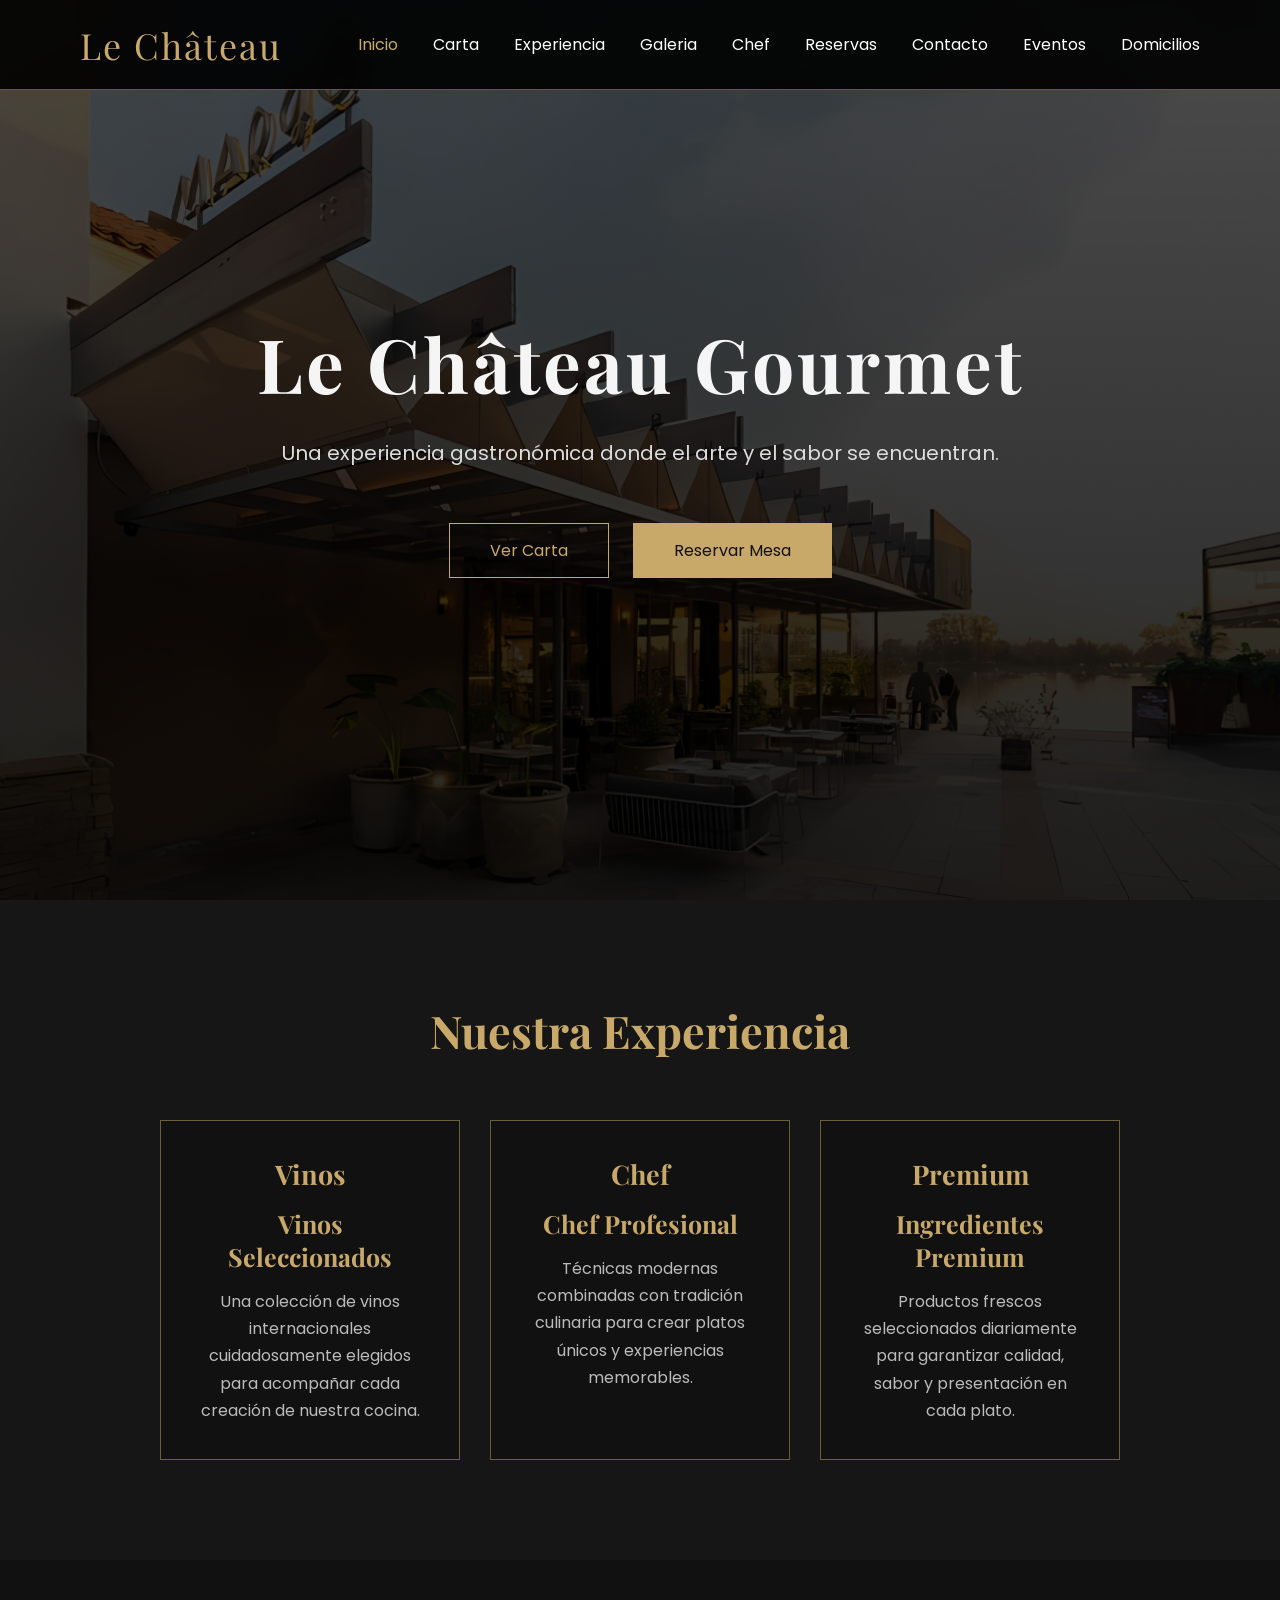
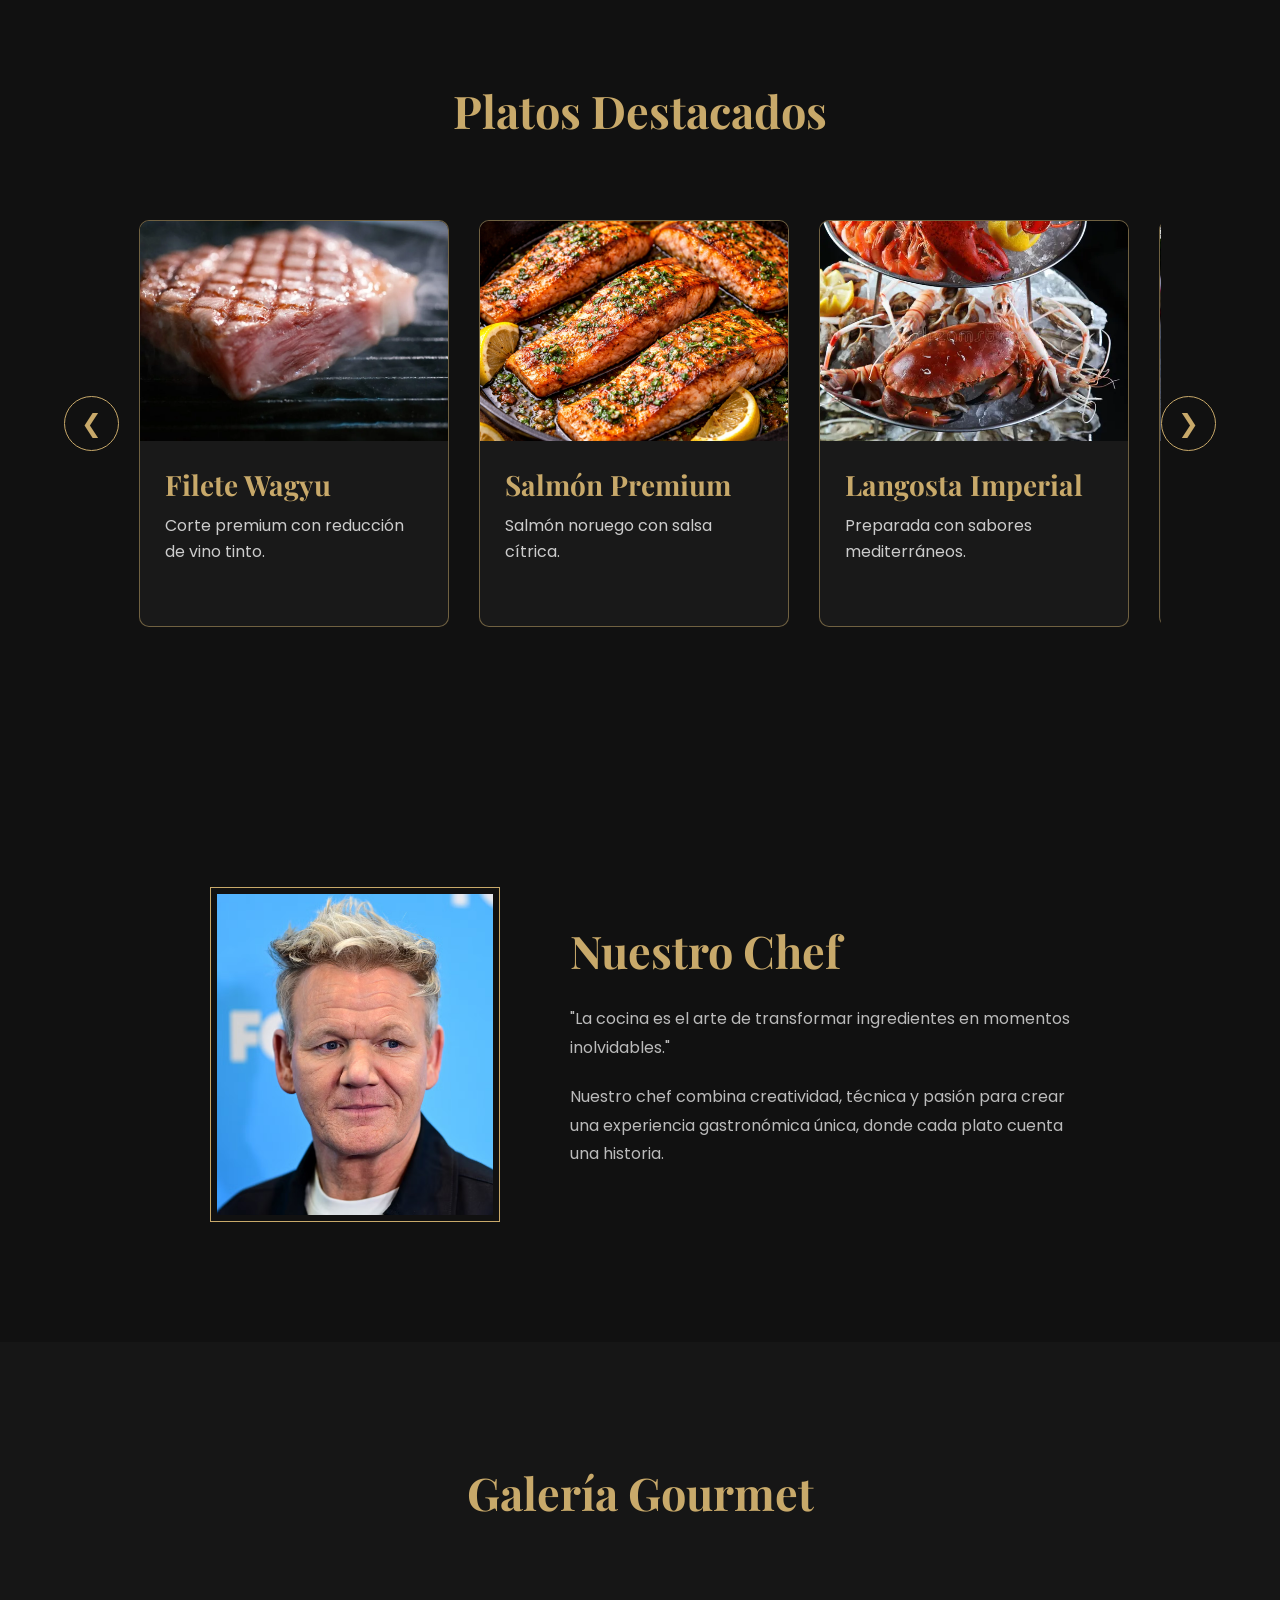
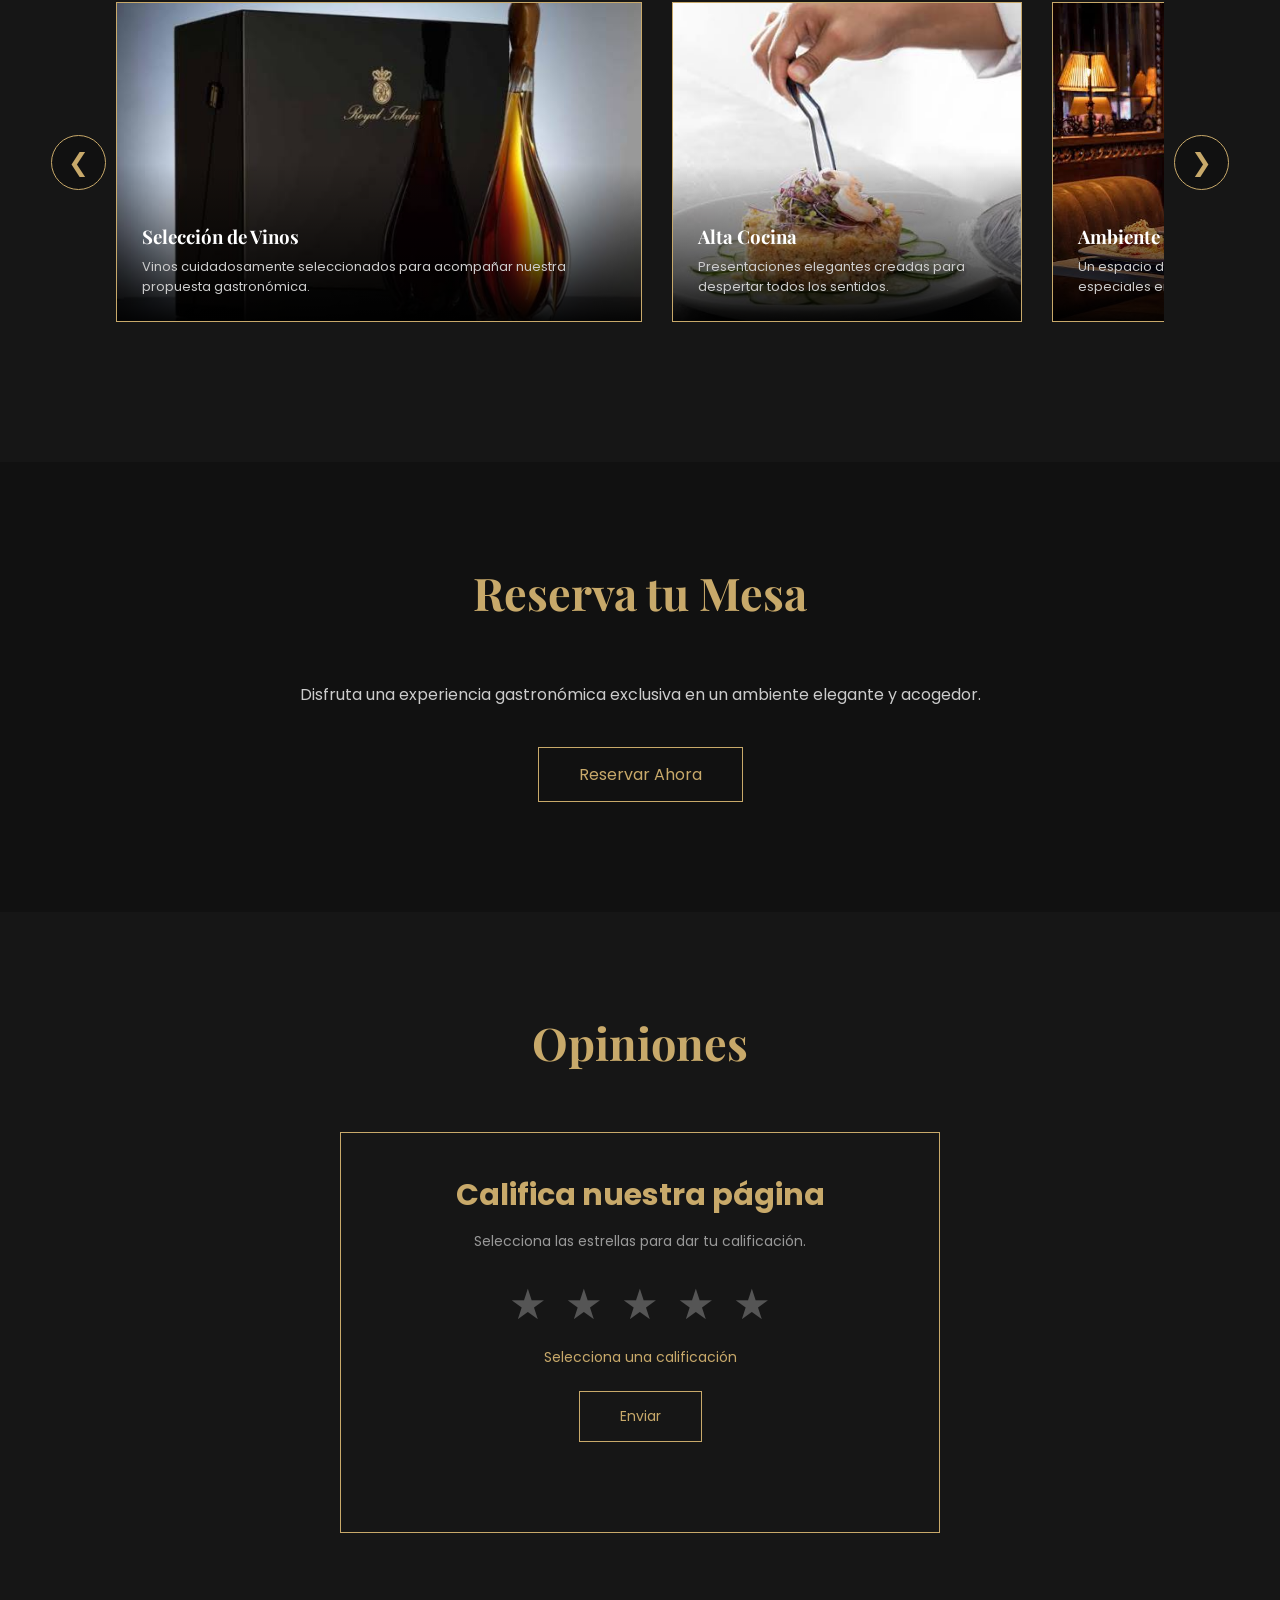
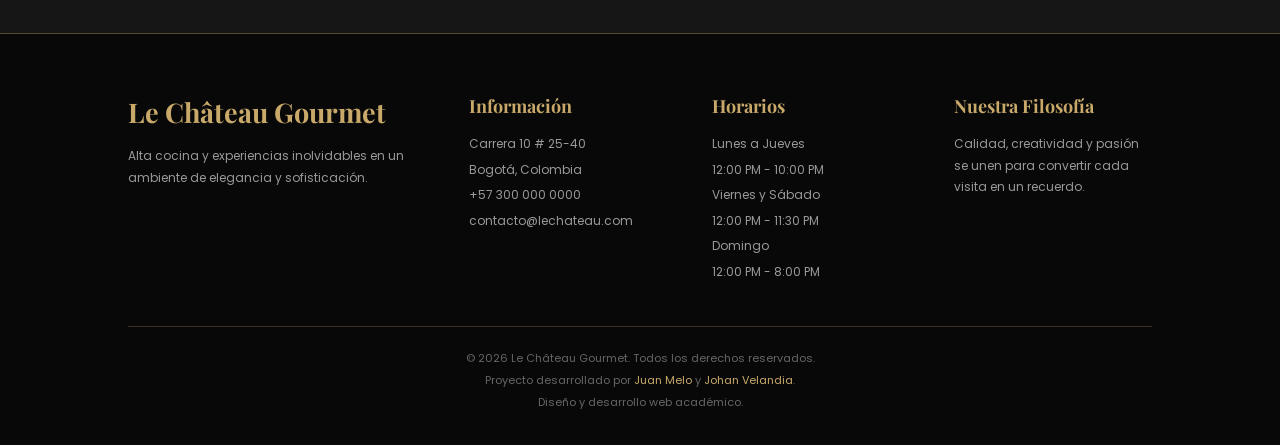
<file: index.html>
<!DOCTYPE html>
<html lang="es">

<head>

    <meta charset="UTF-8">

    <meta
        name="viewport"
        content="width=device-width, initial-scale=1.0"
    >

    <title>Le Château Gourmet</title>


    <!-- ==========================
         FUENTES
    =========================== -->

    <link
        href="https://fonts.googleapis.com/css2?family=Playfair+Display:wght@400;600;700&family=Poppins:wght@300;400;500&display=swap"
        rel="stylesheet"
    >


    <!-- ==========================
         CSS
    =========================== -->

    <link
        rel="stylesheet"
        href="estilos.css"
    >

</head>


<body>


    <!-- ==========================
         HEADER
    =========================== -->

    <header>


        <!-- ==========================
             NAVBAR
        =========================== -->

        <nav class="navbar">


            <div class="logo">
                Le Château
            </div>


            <ul class="menu">


                <li>
                    <a href="index.html" class="activo">
                        Inicio
                    </a>
                </li>


                <li>
                    <a href="carta.html">
                        Carta
                    </a>
                </li>


                <li>
                    <a href="experiencia.html">
                        Experiencia
                    </a>
                </li>
                <li>
                    <a href="galeria.html">
                        Galeria
                    </a>
                </li>


                <li>
    <a href="cheff.html">
        Chef
    </a>
</li>


                <li>
                    <a href="reservas.html">
                        Reservas
                    </a>
                </li>


                <li>
                    <a href="contacto.html">
                        Contacto
                    </a>
                </li>


                <li>
                    <a href="eventos.html">
                        Eventos
                    </a>
                </li>

                <li>
                    <a href="domicilios.html">
                        Domicilios
                    </a>
                </li>

            </ul>


        </nav>


        <!-- ==========================
     HERO / FACHADA LUJOSA
=========================== -->

<section class="hero">

    <!-- Capa oscura de contraste sobre la imagen -->
    <div class="overlay"></div>

    <!-- Contenido encima de la imagen de fachada -->
    <div class="hero-content">

        <h1>Le Château Gourmet</h1>

        <p>Una experiencia gastronómica donde el arte y el sabor se encuentran.</p>

        <div class="botones">
            <a href="carta.html" class="btn">Ver Carta</a>
            <a href="reservas.html" class="btn btn2">Reservar Mesa</a>
        </div>

    </div>

</section>


    </header>



    <!-- ==========================
         EXPERIENCIA
    =========================== -->

    <section
        class="experiencia"
        id="experiencia"
    >


        <h2>
            Nuestra Experiencia
        </h2>


        <div class="experiencia-container">


            <div class="experiencia-card">

                <h3>
                    Vinos
                </h3>

                <h4>
                    Vinos Seleccionados
                </h4>

                <p>
                    Una colección de vinos internacionales cuidadosamente elegidos
                    para acompañar cada creación de nuestra cocina.
                </p>

            </div>



            <div class="experiencia-card">

                <h3>
                    Chef
                </h3>

                <h4>
                    Chef Profesional
                </h4>

                <p>
                    Técnicas modernas combinadas con tradición culinaria para crear
                    platos únicos y experiencias memorables.
                </p>

            </div>



            <div class="experiencia-card">

                <h3>
                    Premium
                </h3>

                <h4>
                    Ingredientes Premium
                </h4>

                <p>
                    Productos frescos seleccionados diariamente para garantizar
                    calidad, sabor y presentación en cada plato.
                </p>

            </div>


        </div>


    </section>



    <!-- ==========================
         PLATOS DESTACADOS
    =========================== -->

    <section class="especialidades">


        <h2>
            Platos Destacados
        </h2>


        <div class="slider">


            <button
                class="prev"
                type="button"
                aria-label="Plato anterior"
            >
                &#10094;
            </button>


            <div class="slider-container">


                <div class="card">

                    <img
                        src="img/wagyu.jpg"
                        alt="Filete Wagyu"
                    >

                    <div class="contenido">

                        <h3>
                            Filete Wagyu
                        </h3>

                        <p>
                            Corte premium con reducción de vino tinto.
                        </p>

                    </div>

                </div>



                <div class="card">

                    <img
                        src="img/salmon.jpg"
                        alt="Salmón Premium"
                    >

                    <div class="contenido">

                        <h3>
                            Salmón Premium
                        </h3>

                        <p>
                            Salmón noruego con salsa cítrica.
                        </p>

                    </div>

                </div>



                <div class="card">

                    <img
                        src="img/langosta.jpg"
                        alt="Langosta Imperial"
                    >

                    <div class="contenido">

                        <h3>
                            Langosta Imperial
                        </h3>

                        <p>
                            Preparada con sabores mediterráneos.
                        </p>

                    </div>

                </div>



                <div class="card">

                    <img
                        src="img/pasta.jpg"
                        alt="Pasta Artesanal"
                    >

                    <div class="contenido">

                        <h3>
                            Pasta Artesanal
                        </h3>

                        <p>
                            Pasta fresca elaborada en casa.
                        </p>

                    </div>

                </div>



                <div class="card">

                    <img
                        src="img/postre.jpg"
                        alt="Soufflé de Chocolate"
                    >

                    <div class="contenido">

                        <h3>
                            Soufflé de Chocolate
                        </h3>

                        <p>
                            Chocolate belga con frutos rojos.
                        </p>

                    </div>

                </div>


            </div>


            <button
                class="next"
                type="button"
                aria-label="Siguiente plato"
            >
                &#10095;
            </button>


        </div>


    </section>



    <!-- ==========================
         CHEF
    =========================== -->

    <section
        class="historia"
        id="chef"
    >


        <div class="imagen">

            <img
                src="img/chef.jpg"
                alt="Chef de Le Château Gourmet"
            >

        </div>



        <div class="texto">

            <h2>
                Nuestro Chef
            </h2>

            <p>
                "La cocina es el arte de transformar ingredientes
                en momentos inolvidables."
            </p>

            <p>
                Nuestro chef combina creatividad, técnica y pasión
                para crear una experiencia gastronómica única,
                donde cada plato cuenta una historia.
            </p>

        </div>


    </section>



    <!-- ==========================
         GALERÍA
    =========================== -->

    <section
        class="galeria"
        id="galeria"
    >


        <h2>
            Galería Gourmet
        </h2>


        <div class="gallery-slider">


            <button
                class="gallery-btn prev-gallery"
                type="button"
                aria-label="Imagen anterior"
            >
                &#10094;
            </button>


            <div class="gallery-container">


                <div class="gallery-card">

                    <img
                        src="img/vino.jpg"
                        alt="Selección de vinos"
                    >

                    <div class="gallery-text">

                        <h3>
                            Selección de Vinos
                        </h3>

                        <p>
                            Vinos cuidadosamente seleccionados para acompañar
                            nuestra propuesta gastronómica.
                        </p>

                    </div>

                </div>



                <div class="gallery-card">

                    <img
                        src="img/galeria1.jpg"
                        alt="Plato de alta cocina"
                    >

                    <div class="gallery-text">

                        <h3>
                            Alta Cocina
                        </h3>

                        <p>
                            Presentaciones elegantes creadas para despertar
                            todos los sentidos.
                        </p>

                    </div>

                </div>



                <div class="gallery-card">

                    <img
                        src="img/galeria2.jpg"
                        alt="Interior elegante del restaurante"
                    >

                    <div class="gallery-text">

                        <h3>
                            Ambiente Exclusivo
                        </h3>

                        <p>
                            Un espacio diseñado para disfrutar momentos
                            especiales en un ambiente sofisticado.
                        </p>

                    </div>

                </div>



                <div class="gallery-card">

                    <img
                        src="img/galeria3.jpg"
                        alt="Experiencia gastronómica"
                    >

                    <div class="gallery-text">

                        <h3>
                            Experiencia Gourmet
                        </h3>

                        <p>
                            Cada detalle forma parte de una experiencia
                            gastronómica inolvidable.
                        </p>

                    </div>

                </div>



                <div class="gallery-card">

                    <img
                        src="img/galeria4.jpg"
                        alt="Postre gourmet"
                    >

                    <div class="gallery-text">

                        <h3>
                            Repostería Artesanal
                        </h3>

                        <p>
                            Postres preparados con técnicas artesanales
                            y productos de alta calidad.
                        </p>

                    </div>

                </div>



                <div class="gallery-card">

                    <img
                        src="img/galeria5.jpg"
                        alt="Mesa elegante preparada para una cena"
                    >

                    <div class="gallery-text">

                        <h3>
                            Mesa & Elegancia
                        </h3>

                        <p>
                            Una presentación cuidada hasta el último detalle
                            para una noche especial.
                        </p>

                    </div>

                </div>



                <div class="gallery-card">

                    <img
                        src="img/galeria6.jpg"
                        alt="Chef preparando un plato"
                    >

                    <div class="gallery-text">

                        <h3>
                            Arte Culinario
                        </h3>

                        <p>
                            El talento de nuestro equipo detrás de cada
                            creación de Le Château.
                        </p>

                    </div>

                </div>



                <div class="gallery-card">

                    <img
                        src="img/galeria7.jpg"
                        alt="Salón del restaurante"
                    >

                    <div class="gallery-text">

                        <h3>
                            Nuestro Salón
                        </h3>

                        <p>
                            Un espacio pensado para compartir y disfrutar
                            de una experiencia diferente.
                        </p>

                    </div>

                </div>


            </div>


            <button
                class="gallery-btn next-gallery"
                type="button"
                aria-label="Siguiente imagen"
            >
                &#10095;
            </button>


        </div>


    </section>



    <!-- ==========================
         RESERVAS
    =========================== -->

    <section
        class="reservas"
        id="reservas"
    >


        <h2>
            Reserva tu Mesa
        </h2>


        <p>
            Disfruta una experiencia gastronómica exclusiva
            en un ambiente elegante y acogedor.
        </p>


        <a
            href="reservas.html"
            class="btn"
        >
            Reservar Ahora
        </a>


    </section>



    <!-- ==========================
         OPINIONES
    =========================== -->

    <section class="opiniones">


        <h2>
            Opiniones
        </h2>


        <div class="opinion">


            <h3>
                Califica nuestra página
            </h3>


            <p class="opinion-instruccion">
                Selecciona las estrellas para dar tu calificación.
            </p>


            <div
                class="estrellas-calificacion"
                id="estrellas-calificacion"
                role="radiogroup"
                aria-label="Calificación de la página"
            >

                <button
                    type="button"
                    class="estrella"
                    data-calificacion="1"
                    aria-label="1 estrella"
                >
                    ★
                </button>

                <button
                    type="button"
                    class="estrella"
                    data-calificacion="2"
                    aria-label="2 estrellas"
                >
                    ★
                </button>

                <button
                    type="button"
                    class="estrella"
                    data-calificacion="3"
                    aria-label="3 estrellas"
                >
                    ★
                </button>

                <button
                    type="button"
                    class="estrella"
                    data-calificacion="4"
                    aria-label="4 estrellas"
                >
                    ★
                </button>

                <button
                    type="button"
                    class="estrella"
                    data-calificacion="5"
                    aria-label="5 estrellas"
                >
                    ★
                </button>

            </div>


            <p
                class="calificacion-texto"
                id="calificacion-texto"
            >
                Selecciona una calificación
            </p>


            <button
                type="button"
                class="btn btn-enviar-opinion"
                id="btn-enviar-opinion"
            >
                Enviar
            </button>


            <p
                class="mensaje-opinion"
                id="mensaje-opinion"
                aria-live="polite"
            ></p>


        </div>


    </section>



    <!-- ==========================
         FOOTER
    =========================== -->

    <footer id="contacto">


        <div class="footer-contenido">


            <div class="footer-columna">

                <h3>
                    Le Château Gourmet
                </h3>

                <p>
                    Alta cocina y experiencias inolvidables
                    en un ambiente de elegancia y sofisticación.
                </p>

            </div>



            <div class="footer-columna">

                <h4>
                    Información
                </h4>

                <p>
                    Carrera 10 # 25-40
                </p>

                <p>
                    Bogotá, Colombia
                </p>

                <p>
                    +57 300 000 0000
                </p>

                <p>
                    contacto@lechateau.com
                </p>

            </div>



            <div class="footer-columna">

                <h4>
                    Horarios
                </h4>

                <p>
                    Lunes a Jueves
                </p>

                <p>
                    12:00 PM - 10:00 PM
                </p>

                <p>
                    Viernes y Sábado
                </p>

                <p>
                    12:00 PM - 11:30 PM
                </p>

                <p>
                    Domingo
                </p>

                <p>
                    12:00 PM - 8:00 PM
                </p>

            </div>



            <div class="footer-columna">

                <h4>
                    Nuestra Filosofía
                </h4>

                <p>
                    Calidad, creatividad y pasión se unen
                    para convertir cada visita en un recuerdo.
                </p>

            </div>


        </div>


        <div class="footer-linea"></div>


        <div class="creditos">

            <p>
                © 2026 Le Château Gourmet. Todos los derechos reservados.
            </p>

            <p>
                Proyecto desarrollado por
                <strong>Juan Melo</strong>
                y
                <strong>Johan Velandia</strong>.
            </p>

            <p>
                Diseño y desarrollo web académico.
            </p>

        </div>


    </footer>



    <!-- ==========================
         JAVASCRIPT
    =========================== -->

    <script src="script.js"></script>


</body>

</html>
</file>
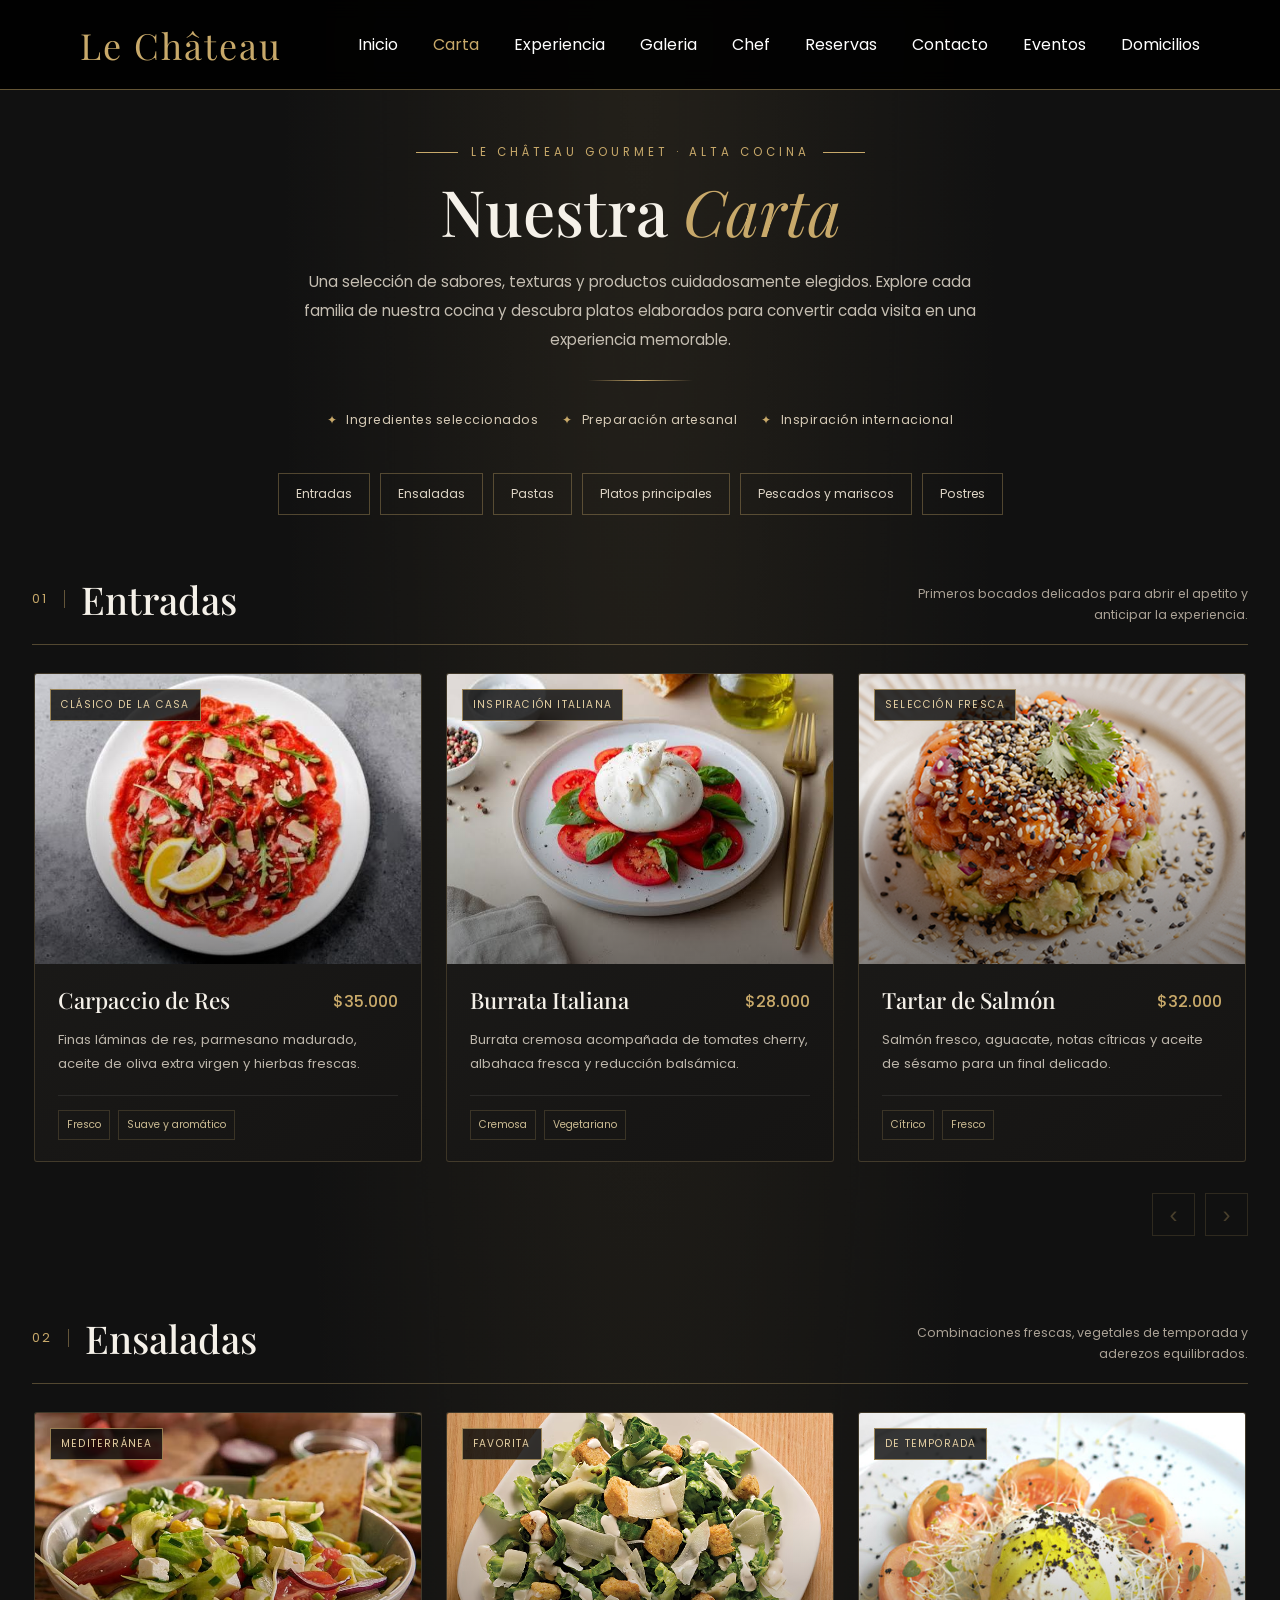
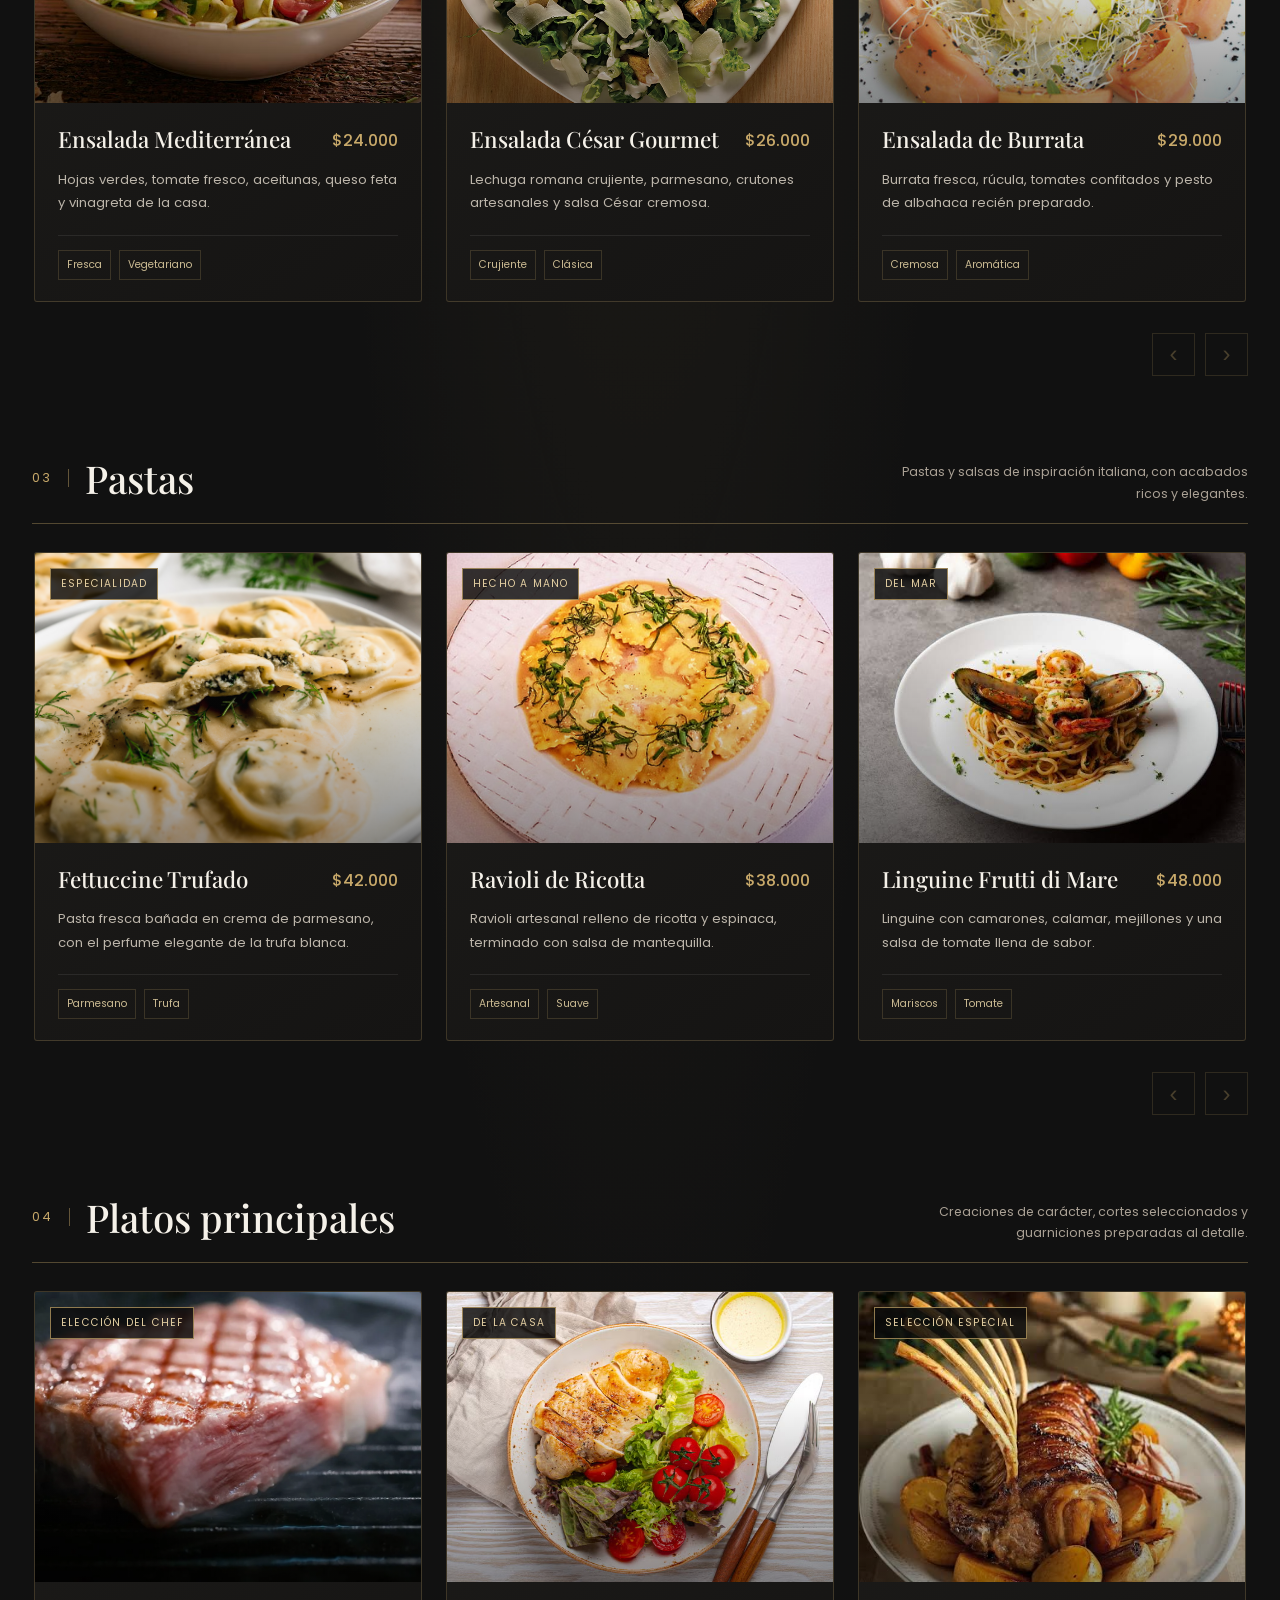
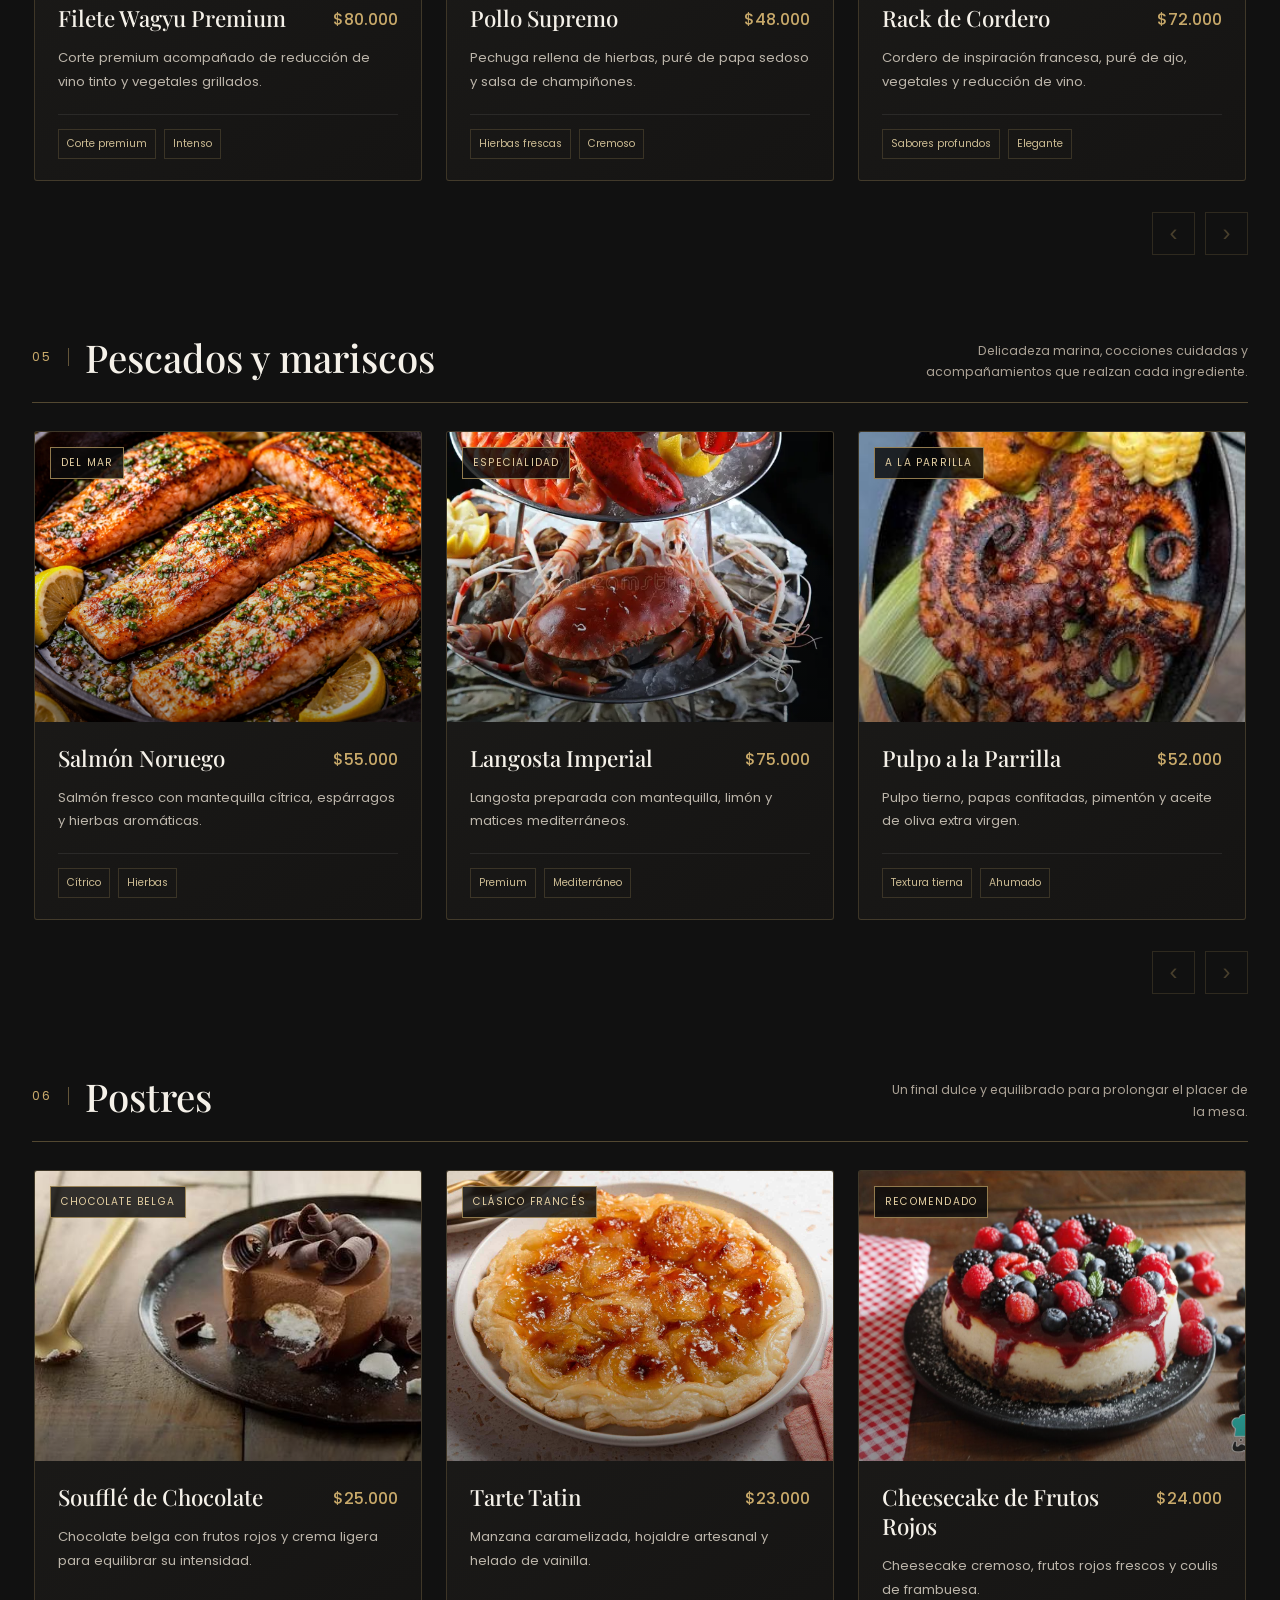
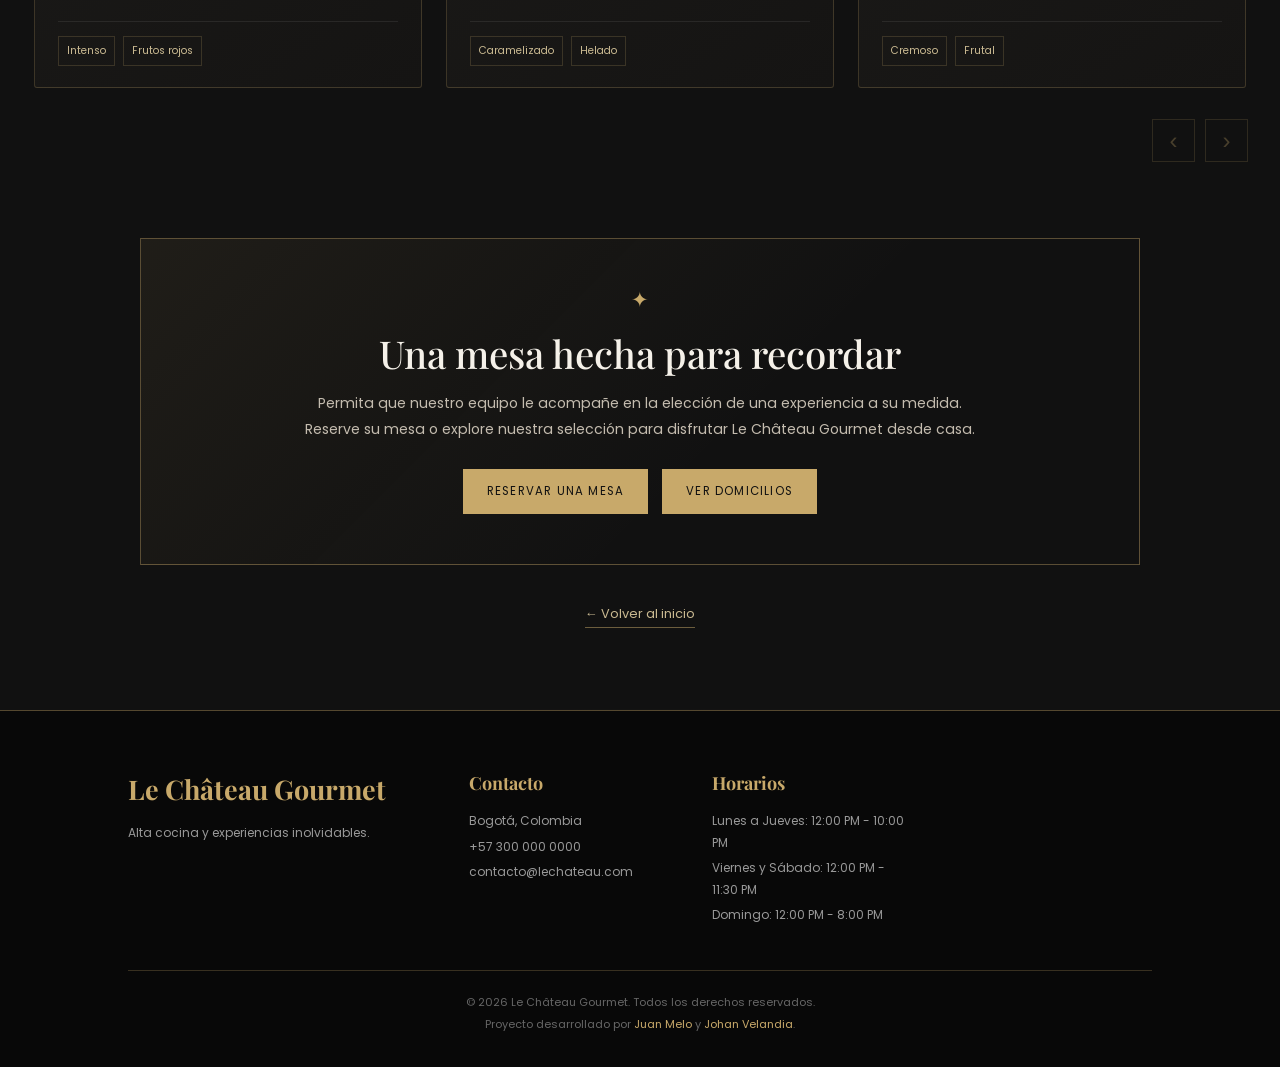
<file: carta.html>
<!DOCTYPE html>
<html lang="es">
<head>
    <meta charset="UTF-8">
    <meta name="viewport" content="width=device-width, initial-scale=1.0">
    <meta name="theme-color" content="#111111">
    <title>Nuestra Carta | Le Château Gourmet</title>

    <link href="https://fonts.googleapis.com/css2?family=Playfair+Display:wght@400;500;600;700&family=Poppins:wght@300;400;500;600&display=swap" rel="stylesheet">
    <link rel="stylesheet" href="estilos.css">

    <style>
        /* ==================================================
           CARTA GOURMET - ESTILOS EXCLUSIVOS DE ESTA PÁGINA
           ================================================== */

        .carta-page {
            --oro: #C8A96A;
            --texto: #f5f1e9;
            --texto-suave: #c5beb2;

            min-height: 100vh;
            padding: 135px 0 85px;
            color: var(--texto);
            background:
                radial-gradient(ellipse at 50% 0%, rgba(200,169,106,.10), transparent 40%),
                #111;
            overflow: hidden;
        }

        .carta-page * {
            box-sizing: border-box;
        }

        .carta-wrap {
            width: min(1440px, calc(100% - 64px));
            margin: 0 auto;
        }

        /* ENCABEZADO */

        .carta-intro {
            max-width: 900px;
            margin: 0 auto 42px;
            text-align: center;
        }

        .carta-kicker {
            display: inline-flex;
            align-items: center;
            gap: 13px;
            margin-bottom: 15px;
            color: var(--oro);
            font-size: .72rem;
            letter-spacing: 4px;
            text-transform: uppercase;
        }

        .carta-kicker::before,
        .carta-kicker::after {
            content: "";
            width: 42px;
            height: 1px;
            background: var(--oro);
        }

        .carta-intro h1 {
            margin: 0;
            font-family: "Playfair Display", serif;
            font-size: clamp(2.6rem, 5vw, 5rem);
            font-weight: 500;
            line-height: 1.1;
        }

        .carta-intro h1 em {
            color: var(--oro);
            font-weight: 400;
        }

        .carta-intro p {
            max-width: 700px;
            margin: 22px auto 0;
            color: var(--texto-suave);
            font-size: .95rem;
            line-height: 1.9;
        }

        .carta-ornamento {
            width: 105px;
            height: 1px;
            margin: 25px auto 0;
            background: linear-gradient(90deg, transparent, var(--oro), transparent);
        }

        .carta-nota {
            display: flex;
            justify-content: center;
            flex-wrap: wrap;
            gap: 10px 24px;
            margin: 30px 0 44px;
            color: #d4c9b5;
            font-size: .78rem;
            letter-spacing: .5px;
        }

        .carta-nota span::before {
            content: "✦";
            margin-right: 9px;
            color: var(--oro);
        }

        /* NAVEGACIÓN ENTRE CATEGORÍAS */

        .carta-nav-categorias {
            display: flex;
            justify-content: center;
            flex-wrap: wrap;
            gap: 10px;
            margin: 0 auto 58px;
        }

        .carta-nav-categorias a {
            padding: 11px 17px;
            border: 1px solid rgba(200,169,106,.35);
            color: #ddd4c5;
            font-size: .76rem;
            text-decoration: none;
            transition: background .25s, color .25s, border-color .25s;
        }

        .carta-nav-categorias a:hover,
        .carta-nav-categorias a:focus-visible {
            border-color: var(--oro);
            background: var(--oro);
            color: #111;
            outline: none;
        }

        /* CATEGORÍAS */

        .carta-categoria {
            margin-bottom: 76px;
            scroll-margin-top: 115px;
        }

        .carta-categoria-cabecera {
            display: flex;
            align-items: flex-end;
            justify-content: space-between;
            gap: 20px;
            margin-bottom: 25px;
            padding-bottom: 19px;
            border-bottom: 1px solid rgba(200,169,106,.36);
        }

        .carta-categoria-titulo {
            display: flex;
            align-items: center;
            gap: 16px;
        }

        .carta-numero {
            padding-right: 16px;
            border-right: 1px solid rgba(200,169,106,.45);
            color: var(--oro);
            font-size: .78rem;
            letter-spacing: 2px;
        }

        .carta-categoria h2 {
            margin: 0;
            font-family: "Playfair Display", serif;
            font-size: clamp(1.75rem, 3vw, 2.7rem);
            font-weight: 500;
        }

        .carta-categoria-cabecera p {
            max-width: 360px;
            margin: 0;
            color: #aaa195;
            font-size: .78rem;
            line-height: 1.7;
            text-align: right;
        }

        /* SLIDERS */

        .carta-slider {
            display: grid;
            grid-auto-flow: column;
            grid-auto-columns: calc((100% - 48px) / 3);
            gap: 24px;
            overflow-x: auto;
            overflow-y: hidden;
            padding: 3px 2px 18px;
            scroll-snap-type: x mandatory;
            scroll-behavior: smooth;
            scrollbar-width: thin;
            scrollbar-color: var(--oro) #242220;
        }

        .carta-slider::-webkit-scrollbar {
            height: 5px;
        }

        .carta-slider::-webkit-scrollbar-track {
            background: #242220;
        }

        .carta-slider::-webkit-scrollbar-thumb {
            background: var(--oro);
        }

        /* TARJETAS DE LOS PLATOS */

        .plato-card {
            display: flex;
            min-width: 0;
            flex-direction: column;
            overflow: hidden;
            border: 1px solid rgba(200,169,106,.22);
            border-radius: 3px;
            background: linear-gradient(145deg, #1d1c1a, #151413);
            scroll-snap-align: start;
            transition: transform .3s ease, border-color .3s ease, box-shadow .3s ease;
        }

        .plato-card:hover {
            transform: translateY(-5px);
            border-color: rgba(200,169,106,.72);
            box-shadow: 0 18px 38px rgba(0,0,0,.25);
        }

        .plato-card-imagen {
            position: relative;
            height: 290px;
            overflow: hidden;
            background: #25221d;
        }

        .plato-card-imagen::after {
            position: absolute;
            inset: 35% 0 0;
            background: linear-gradient(transparent, rgba(0,0,0,.42));
            content: "";
            pointer-events: none;
        }

        .plato-card-imagen img {
            display: block;
            width: 100%;
            height: 100%;
            object-fit: cover;
            transition: transform .65s ease;
        }

        .plato-card:hover .plato-card-imagen img {
            transform: scale(1.045);
        }

        .plato-etiqueta {
            position: absolute;
            z-index: 1;
            top: 15px;
            left: 15px;
            padding: 7px 10px;
            border: 1px solid rgba(200,169,106,.7);
            background: rgba(12,12,11,.82);
            color: #e6d1a4;
            font-size: .64rem;
            letter-spacing: 1.2px;
            text-transform: uppercase;
        }

        .plato-card-cuerpo {
            display: flex;
            flex: 1;
            flex-direction: column;
            padding: 22px 23px 21px;
        }

        .plato-card-titulo-linea {
            display: flex;
            align-items: flex-start;
            justify-content: space-between;
            gap: 14px;
        }

        .plato-card h3 {
            margin: 0;
            font-family: "Playfair Display", serif;
            font-size: 1.4rem;
            font-weight: 500;
            line-height: 1.3;
        }

        .plato-precio {
            padding-top: 3px;
            color: var(--oro);
            font-size: 1rem;
            font-weight: 500;
            white-space: nowrap;
        }

        .plato-card p {
            margin: 13px 0 20px;
            color: #bcb5aa;
            font-size: .82rem;
            line-height: 1.8;
        }

        .plato-detalle {
            display: flex;
            flex-wrap: wrap;
            gap: 8px;
            margin-top: auto;
            padding-top: 14px;
            border-top: 1px solid rgba(255,255,255,.08);
        }

        .plato-detalle span {
            padding: 6px 8px;
            border: 1px solid rgba(200,169,106,.2);
            color: #c9b991;
            font-size: .66rem;
        }

        /* CONTROLES DEL SLIDER */

        .carta-slider-controles {
            display: flex;
            justify-content: flex-end;
            gap: 10px;
            margin-top: 13px;
        }

        .carta-flecha {
            display: grid;
            width: 43px;
            height: 43px;
            place-items: center;
            border: 1px solid rgba(200,169,106,.55);
            background: transparent;
            color: var(--oro);
            font-size: 1.5rem;
            cursor: pointer;
            transition: background .25s, color .25s;
        }

        .carta-flecha:hover:not(:disabled),
        .carta-flecha:focus-visible {
            background: var(--oro);
            color: #111;
            outline: none;
        }

        .carta-flecha:disabled {
            opacity: .3;
            cursor: not-allowed;
        }

        /* LLAMADO A LA ACCIÓN */

        .carta-cierre {
            max-width: 1000px;
            margin: 20px auto 0;
            padding: 45px 25px;
            border: 1px solid rgba(200,169,106,.4);
            background: linear-gradient(135deg, rgba(200,169,106,.08), transparent 60%);
            text-align: center;
        }

        .carta-cierre .cierre-simbolo {
            color: var(--oro);
            font-size: 1.3rem;
        }

        .carta-cierre h2 {
            margin: 12px 0;
            font-family: "Playfair Display", serif;
            font-size: clamp(1.8rem, 3vw, 2.7rem);
            font-weight: 500;
        }

        .carta-cierre p {
            max-width: 700px;
            margin: 0 auto 22px;
            color: #c4bcaf;
            font-size: .88rem;
            line-height: 1.8;
        }

        .carta-cta {
            display: inline-block;
            margin: 5px;
            padding: 13px 23px;
            border: 1px solid var(--oro);
            background: var(--oro);
            color: #111;
            font-size: .72rem;
            letter-spacing: 1.2px;
            text-decoration: none;
            text-transform: uppercase;
            transition: background .25s, color .25s;
        }

        .carta-cta:hover {
            background: transparent;
            color: var(--oro);
        }

        .carta-volver {
            margin-top: 35px;
            text-align: center;
        }

        .carta-volver a {
            padding-bottom: 5px;
            border-bottom: 1px solid rgba(200,169,106,.5);
            color: #c9b991;
            font-size: .8rem;
            text-decoration: none;
        }

        .carta-volver a:hover {
            color: #fff;
        }

        /* TABLETAS */

        @media (max-width: 1050px) {
            .carta-slider {
                grid-auto-columns: calc((100% - 24px) / 2);
            }

            .plato-card-imagen {
                height: 260px;
            }

            .carta-categoria-cabecera p {
                max-width: 280px;
            }
        }

        /* CELULARES */

        @media (max-width: 700px) {
            .carta-page {
                padding-top: 115px;
            }

            .carta-wrap {
                width: calc(100% - 30px);
                max-width: 560px;
            }

            .carta-intro {
                margin-bottom: 30px;
            }

            .carta-intro p {
                font-size: .86rem;
            }

            .carta-kicker {
                gap: 8px;
                font-size: .61rem;
                letter-spacing: 2px;
            }

            .carta-kicker::before,
            .carta-kicker::after {
                width: 20px;
            }

            .carta-nav-categorias {
                gap: 7px;
                margin-bottom: 42px;
            }

            .carta-nav-categorias a {
                padding: 9px 11px;
                font-size: .68rem;
            }

            .carta-categoria {
                margin-bottom: 52px;
            }

            .carta-categoria-cabecera {
                align-items: flex-start;
                flex-direction: column;
                margin-bottom: 18px;
            }

            .carta-categoria-cabecera p {
                max-width: none;
                text-align: left;
            }

            .carta-slider {
                grid-auto-columns: 88%;
                gap: 14px;
            }

            .plato-card-imagen {
                height: 250px;
            }

            .plato-card-cuerpo {
                padding: 18px;
            }

            .plato-card h3 {
                font-size: 1.28rem;
            }

            .carta-nota {
                gap: 10px 15px;
                font-size: .7rem;
            }

            .carta-cierre {
                padding: 35px 18px;
            }
        }

        @media (prefers-reduced-motion: reduce) {
            .carta-page *,
            .carta-page *::before,
            .carta-page *::after {
                scroll-behavior: auto !important;
                transition: none !important;
            }
        }
    </style>
</head>

<body>

    <!-- NAVEGACIÓN PRINCIPAL -->
    <header>
        <nav class="navbar">
            <div class="logo">Le Château</div>

            <ul class="menu">
                <li><a href="index.html">Inicio</a></li>
                <li><a href="carta.html" class="activo" aria-current="page">Carta</a></li>
                <li><a href="experiencia.html">Experiencia</a></li>
                <li><a href="galeria.html">Galeria</a></li>
                <li><a href="cheff.html">Chef</a></li>
                <li><a href="reservas.html">Reservas</a></li>
                <li><a href="contacto.html">Contacto</a></li>
                <li><a href="eventos.html">Eventos</a></li>
                <li><a href="domicilios.html">Domicilios</a></li>
            </ul>
        </nav>
    </header>

    <!-- CONTENIDO DE LA CARTA -->
    <main class="carta-page">
        <div class="carta-wrap">

            <header class="carta-intro">
                <span class="carta-kicker">Le Château Gourmet · Alta cocina</span>
                <h1>Nuestra <em>Carta</em></h1>

                <p>
                    Una selección de sabores, texturas y productos cuidadosamente elegidos.
                    Explore cada familia de nuestra cocina y descubra platos elaborados
                    para convertir cada visita en una experiencia memorable.
                </p>

                <div class="carta-ornamento"></div>

                <div class="carta-nota">
                    <span>Ingredientes seleccionados</span>
                    <span>Preparación artesanal</span>
                    <span>Inspiración internacional</span>
                </div>
            </header>

            <!-- ACCESOS RÁPIDOS -->
            <nav class="carta-nav-categorias" aria-label="Categorías de la carta">
                <a href="#entradas">Entradas</a>
                <a href="#ensaladas">Ensaladas</a>
                <a href="#pastas">Pastas</a>
                <a href="#principales">Platos principales</a>
                <a href="#mariscos">Pescados y mariscos</a>
                <a href="#postres">Postres</a>
            </nav>

            <!-- =================================================
                 01. ENTRADAS
                 ================================================= -->
            <section class="carta-categoria" id="entradas">
                <div class="carta-categoria-cabecera">
                    <div class="carta-categoria-titulo">
                        <span class="carta-numero">01</span>
                        <h2>Entradas</h2>
                    </div>
                    <p>Primeros bocados delicados para abrir el apetito y anticipar la experiencia.</p>
                </div>

                <div class="carta-slider" id="slider-entradas" aria-label="Entradas">

                    <article class="plato-card">
                        <div class="plato-card-imagen">
                            <img src="img/entrada.jpg" alt="Carpaccio de res con parmesano" loading="lazy">
                            <span class="plato-etiqueta">Clásico de la casa</span>
                        </div>
                        <div class="plato-card-cuerpo">
                            <div class="plato-card-titulo-linea">
                                <h3>Carpaccio de Res</h3>
                                <span class="plato-precio">$35.000</span>
                            </div>
                            <p>Finas láminas de res, parmesano madurado, aceite de oliva extra virgen y hierbas frescas.</p>
                            <div class="plato-detalle">
                                <span>Fresco</span>
                                <span>Suave y aromático</span>
                            </div>
                        </div>
                    </article>

                    <article class="plato-card">
                        <div class="plato-card-imagen">
                            <img src="img/burrata-italiana.jpg" alt="Burrata italiana con tomates cherry" loading="lazy">
                            <span class="plato-etiqueta">Inspiración italiana</span>
                        </div>
                        <div class="plato-card-cuerpo">
                            <div class="plato-card-titulo-linea">
                                <h3>Burrata Italiana</h3>
                                <span class="plato-precio">$28.000</span>
                            </div>
                            <p>Burrata cremosa acompañada de tomates cherry, albahaca fresca y reducción balsámica.</p>
                            <div class="plato-detalle">
                                <span>Cremosa</span>
                                <span>Vegetariano</span>
                            </div>
                        </div>
                    </article>

                    <article class="plato-card">
                        <div class="plato-card-imagen">
                            <img src="img/TARTAR-SALMON.png" alt="Tartar de salmón con aguacate" loading="lazy">
                            <span class="plato-etiqueta">Selección fresca</span>
                        </div>
                        <div class="plato-card-cuerpo">
                            <div class="plato-card-titulo-linea">
                                <h3>Tartar de Salmón</h3>
                                <span class="plato-precio">$32.000</span>
                            </div>
                            <p>Salmón fresco, aguacate, notas cítricas y aceite de sésamo para un final delicado.</p>
                            <div class="plato-detalle">
                                <span>Cítrico</span>
                                <span>Fresco</span>
                            </div>
                        </div>
                    </article>

                </div>

                <div class="carta-slider-controles">
                    <button class="carta-flecha" type="button" data-slider="slider-entradas" data-dir="-1" aria-label="Ver entradas anteriores">‹</button>
                    <button class="carta-flecha" type="button" data-slider="slider-entradas" data-dir="1" aria-label="Ver más entradas">›</button>
                </div>
            </section>

            <!-- =================================================
                 02. ENSALADAS
                 ================================================= -->
            <section class="carta-categoria" id="ensaladas">
                <div class="carta-categoria-cabecera">
                    <div class="carta-categoria-titulo">
                        <span class="carta-numero">02</span>
                        <h2>Ensaladas</h2>
                    </div>
                    <p>Combinaciones frescas, vegetales de temporada y aderezos equilibrados.</p>
                </div>

                <div class="carta-slider" id="slider-ensaladas" aria-label="Ensaladas">

                    <article class="plato-card">
                        <div class="plato-card-imagen">
                            <img src="img/ensalada.jpg" alt="Ensalada mediterránea" loading="lazy">
                            <span class="plato-etiqueta">Mediterránea</span>
                        </div>
                        <div class="plato-card-cuerpo">
                            <div class="plato-card-titulo-linea">
                                <h3>Ensalada Mediterránea</h3>
                                <span class="plato-precio">$24.000</span>
                            </div>
                            <p>Hojas verdes, tomate fresco, aceitunas, queso feta y vinagreta de la casa.</p>
                            <div class="plato-detalle">
                                <span>Fresca</span>
                                <span>Vegetariano</span>
                            </div>
                        </div>
                    </article>

                    <article class="plato-card">
                        <div class="plato-card-imagen">
                            <img src="img/ensalada-cesar.avif" alt="Ensalada César gourmet" loading="lazy">
                            <span class="plato-etiqueta">Favorita</span>
                        </div>
                        <div class="plato-card-cuerpo">
                            <div class="plato-card-titulo-linea">
                                <h3>Ensalada César Gourmet</h3>
                                <span class="plato-precio">$26.000</span>
                            </div>
                            <p>Lechuga romana crujiente, parmesano, crutones artesanales y salsa César cremosa.</p>
                            <div class="plato-detalle">
                                <span>Crujiente</span>
                                <span>Clásica</span>
                            </div>
                        </div>
                    </article>

                    <article class="plato-card">
                        <div class="plato-card-imagen">
                            <img src="img/ensalada-burrata.jpg" alt="Ensalada de burrata con rúcula y tomates" loading="lazy">
                            <span class="plato-etiqueta">De temporada</span>
                        </div>
                        <div class="plato-card-cuerpo">
                            <div class="plato-card-titulo-linea">
                                <h3>Ensalada de Burrata</h3>
                                <span class="plato-precio">$29.000</span>
                            </div>
                            <p>Burrata fresca, rúcula, tomates confitados y pesto de albahaca recién preparado.</p>
                            <div class="plato-detalle">
                                <span>Cremosa</span>
                                <span>Aromática</span>
                            </div>
                        </div>
                    </article>

                </div>

                <div class="carta-slider-controles">
                    <button class="carta-flecha" type="button" data-slider="slider-ensaladas" data-dir="-1" aria-label="Ver ensaladas anteriores">‹</button>
                    <button class="carta-flecha" type="button" data-slider="slider-ensaladas" data-dir="1" aria-label="Ver más ensaladas">›</button>
                </div>
            </section>

            <!-- =================================================
                 03. PASTAS
                 ================================================= -->
            <section class="carta-categoria" id="pastas">
                <div class="carta-categoria-cabecera">
                    <div class="carta-categoria-titulo">
                        <span class="carta-numero">03</span>
                        <h2>Pastas</h2>
                    </div>
                    <p>Pastas y salsas de inspiración italiana, con acabados ricos y elegantes.</p>
                </div>

                <div class="carta-slider" id="slider-pastas" aria-label="Pastas">

                    <article class="plato-card">
                        <div class="plato-card-imagen">
                            <img src="img/pasta-gourmet.jpg" alt="Fettuccine trufado" loading="lazy">
                            <span class="plato-etiqueta">Especialidad</span>
                        </div>
                        <div class="plato-card-cuerpo">
                            <div class="plato-card-titulo-linea">
                                <h3>Fettuccine Trufado</h3>
                                <span class="plato-precio">$42.000</span>
                            </div>
                            <p>Pasta fresca bañada en crema de parmesano, con el perfume elegante de la trufa blanca.</p>
                            <div class="plato-detalle">
                                <span>Parmesano</span>
                                <span>Trufa</span>
                            </div>
                        </div>
                    </article>

                    <article class="plato-card">
                        <div class="plato-card-imagen">
                            <img src="img/ravioli.avif" alt="Ravioli artesanal de ricotta y espinaca" loading="lazy">
                            <span class="plato-etiqueta">Hecho a mano</span>
                        </div>
                        <div class="plato-card-cuerpo">
                            <div class="plato-card-titulo-linea">
                                <h3>Ravioli de Ricotta</h3>
                                <span class="plato-precio">$38.000</span>
                            </div>
                            <p>Ravioli artesanal relleno de ricotta y espinaca, terminado con salsa de mantequilla.</p>
                            <div class="plato-detalle">
                                <span>Artesanal</span>
                                <span>Suave</span>
                            </div>
                        </div>
                    </article>

                    <article class="plato-card">
                        <div class="plato-card-imagen">
                            <img src="img/Linguine Frutti di Mare.jpg" alt="Linguine frutti di mare con mariscos" loading="lazy">
                            <span class="plato-etiqueta">Del mar</span>
                        </div>
                        <div class="plato-card-cuerpo">
                            <div class="plato-card-titulo-linea">
                                <h3>Linguine Frutti di Mare</h3>
                                <span class="plato-precio">$48.000</span>
                            </div>
                            <p>Linguine con camarones, calamar, mejillones y una salsa de tomate llena de sabor.</p>
                            <div class="plato-detalle">
                                <span>Mariscos</span>
                                <span>Tomate</span>
                            </div>
                        </div>
                    </article>

                </div>

                <div class="carta-slider-controles">
                    <button class="carta-flecha" type="button" data-slider="slider-pastas" data-dir="-1" aria-label="Ver pastas anteriores">‹</button>
                    <button class="carta-flecha" type="button" data-slider="slider-pastas" data-dir="1" aria-label="Ver más pastas">›</button>
                </div>
            </section>

            <!-- =================================================
                 04. PLATOS PRINCIPALES
                 ================================================= -->
            <section class="carta-categoria" id="principales">
                <div class="carta-categoria-cabecera">
                    <div class="carta-categoria-titulo">
                        <span class="carta-numero">04</span>
                        <h2>Platos principales</h2>
                    </div>
                    <p>Creaciones de carácter, cortes seleccionados y guarniciones preparadas al detalle.</p>
                </div>

                <div class="carta-slider" id="slider-principales" aria-label="Platos principales">

                    <article class="plato-card">
                        <div class="plato-card-imagen">
                            <img src="img/wagyu.jpg" alt="Filete Wagyu premium" loading="lazy">
                            <span class="plato-etiqueta">Elección del chef</span>
                        </div>
                        <div class="plato-card-cuerpo">
                            <div class="plato-card-titulo-linea">
                                <h3>Filete Wagyu Premium</h3>
                                <span class="plato-precio">$80.000</span>
                            </div>
                            <p>Corte premium acompañado de reducción de vino tinto y vegetales grillados.</p>
                            <div class="plato-detalle">
                                <span>Corte premium</span>
                                <span>Intenso</span>
                            </div>
                        </div>
                    </article>

                    <article class="plato-card">
                        <div class="plato-card-imagen">
                            <img src="img/pollo.avif" alt="Pollo supremo con puré y champiñones" loading="lazy">
                            <span class="plato-etiqueta">De la casa</span>
                        </div>
                        <div class="plato-card-cuerpo">
                            <div class="plato-card-titulo-linea">
                                <h3>Pollo Supremo</h3>
                                <span class="plato-precio">$48.000</span>
                            </div>
                            <p>Pechuga rellena de hierbas, puré de papa sedoso y salsa de champiñones.</p>
                            <div class="plato-detalle">
                                <span>Hierbas frescas</span>
                                <span>Cremoso</span>
                            </div>
                        </div>
                    </article>

                    <article class="plato-card">
                        <div class="plato-card-imagen">
                            <img src="img/rack.jpg" alt="Rack de cordero con vegetales" loading="lazy">
                            <span class="plato-etiqueta">Selección especial</span>
                        </div>
                        <div class="plato-card-cuerpo">
                            <div class="plato-card-titulo-linea">
                                <h3>Rack de Cordero</h3>
                                <span class="plato-precio">$72.000</span>
                            </div>
                            <p>Cordero de inspiración francesa, puré de ajo, vegetales y reducción de vino.</p>
                            <div class="plato-detalle">
                                <span>Sabores profundos</span>
                                <span>Elegante</span>
                            </div>
                        </div>
                    </article>

                </div>

                <div class="carta-slider-controles">
                    <button class="carta-flecha" type="button" data-slider="slider-principales" data-dir="-1" aria-label="Ver platos principales anteriores">‹</button>
                    <button class="carta-flecha" type="button" data-slider="slider-principales" data-dir="1" aria-label="Ver más platos principales">›</button>
                </div>
            </section>

            <!-- =================================================
                 05. PESCADOS Y MARISCOS
                 ================================================= -->
            <section class="carta-categoria" id="mariscos">
                <div class="carta-categoria-cabecera">
                    <div class="carta-categoria-titulo">
                        <span class="carta-numero">05</span>
                        <h2>Pescados y mariscos</h2>
                    </div>
                    <p>Delicadeza marina, cocciones cuidadas y acompañamientos que realzan cada ingrediente.</p>
                </div>

                <div class="carta-slider" id="slider-mariscos" aria-label="Pescados y mariscos">

                    <article class="plato-card">
                        <div class="plato-card-imagen">
                            <img src="img/salmon.jpg" alt="Salmón noruego con espárragos" loading="lazy">
                            <span class="plato-etiqueta">Del mar</span>
                        </div>
                        <div class="plato-card-cuerpo">
                            <div class="plato-card-titulo-linea">
                                <h3>Salmón Noruego</h3>
                                <span class="plato-precio">$55.000</span>
                            </div>
                            <p>Salmón fresco con mantequilla cítrica, espárragos y hierbas aromáticas.</p>
                            <div class="plato-detalle">
                                <span>Cítrico</span>
                                <span>Hierbas</span>
                            </div>
                        </div>
                    </article>

                    <article class="plato-card">
                        <div class="plato-card-imagen">
                            <img src="img/langosta.jpg" alt="Langosta imperial con mantequilla y limón" loading="lazy">
                            <span class="plato-etiqueta">Especialidad</span>
                        </div>
                        <div class="plato-card-cuerpo">
                            <div class="plato-card-titulo-linea">
                                <h3>Langosta Imperial</h3>
                                <span class="plato-precio">$75.000</span>
                            </div>
                            <p>Langosta preparada con mantequilla, limón y matices mediterráneos.</p>
                            <div class="plato-detalle">
                                <span>Premium</span>
                                <span>Mediterráneo</span>
                            </div>
                        </div>
                    </article>

                    <article class="plato-card">
                        <div class="plato-card-imagen">
                            <img src="img/pulpo.jpg" alt="Pulpo a la parrilla con papas confitadas" loading="lazy">
                            <span class="plato-etiqueta">A la parrilla</span>
                        </div>
                        <div class="plato-card-cuerpo">
                            <div class="plato-card-titulo-linea">
                                <h3>Pulpo a la Parrilla</h3>
                                <span class="plato-precio">$52.000</span>
                            </div>
                            <p>Pulpo tierno, papas confitadas, pimentón y aceite de oliva extra virgen.</p>
                            <div class="plato-detalle">
                                <span>Textura tierna</span>
                                <span>Ahumado</span>
                            </div>
                        </div>
                    </article>

                </div>

                <div class="carta-slider-controles">
                    <button class="carta-flecha" type="button" data-slider="slider-mariscos" data-dir="-1" aria-label="Ver pescados y mariscos anteriores">‹</button>
                    <button class="carta-flecha" type="button" data-slider="slider-mariscos" data-dir="1" aria-label="Ver más pescados y mariscos">›</button>
                </div>
            </section>

            <!-- =================================================
                 06. POSTRES
                 ================================================= -->
            <section class="carta-categoria" id="postres">
                <div class="carta-categoria-cabecera">
                    <div class="carta-categoria-titulo">
                        <span class="carta-numero">06</span>
                        <h2>Postres</h2>
                    </div>
                    <p>Un final dulce y equilibrado para prolongar el placer de la mesa.</p>
                </div>

                <div class="carta-slider" id="slider-postres" aria-label="Postres">

                    <article class="plato-card">
                        <div class="plato-card-imagen">
                            <img src="img/postre.jpg" alt="Soufflé de chocolate con frutos rojos" loading="lazy">
                            <span class="plato-etiqueta">Chocolate belga</span>
                        </div>
                        <div class="plato-card-cuerpo">
                            <div class="plato-card-titulo-linea">
                                <h3>Soufflé de Chocolate</h3>
                                <span class="plato-precio">$25.000</span>
                            </div>
                            <p>Chocolate belga con frutos rojos y crema ligera para equilibrar su intensidad.</p>
                            <div class="plato-detalle">
                                <span>Intenso</span>
                                <span>Frutos rojos</span>
                            </div>
                        </div>
                    </article>

                    <article class="plato-card">
                        <div class="plato-card-imagen">
                            <img src="img/tarte.jpg" alt="Tarte Tatin de manzana caramelizada" loading="lazy">
                            <span class="plato-etiqueta">Clásico francés</span>
                        </div>
                        <div class="plato-card-cuerpo">
                            <div class="plato-card-titulo-linea">
                                <h3>Tarte Tatin</h3>
                                <span class="plato-precio">$23.000</span>
                            </div>
                            <p>Manzana caramelizada, hojaldre artesanal y helado de vainilla.</p>
                            <div class="plato-detalle">
                                <span>Caramelizado</span>
                                <span>Helado</span>
                            </div>
                        </div>
                    </article>

                    <article class="plato-card">
                        <div class="plato-card-imagen">
                            <img src="img/cheesecake.jpg" alt="Cheesecake de frutos rojos" loading="lazy">
                            <span class="plato-etiqueta">Recomendado</span>
                        </div>
                        <div class="plato-card-cuerpo">
                            <div class="plato-card-titulo-linea">
                                <h3>Cheesecake de Frutos Rojos</h3>
                                <span class="plato-precio">$24.000</span>
                            </div>
                            <p>Cheesecake cremoso, frutos rojos frescos y coulis de frambuesa.</p>
                            <div class="plato-detalle">
                                <span>Cremoso</span>
                                <span>Frutal</span>
                            </div>
                        </div>
                    </article>

                </div>

                <div class="carta-slider-controles">
                    <button class="carta-flecha" type="button" data-slider="slider-postres" data-dir="-1" aria-label="Ver postres anteriores">‹</button>
                    <button class="carta-flecha" type="button" data-slider="slider-postres" data-dir="1" aria-label="Ver más postres">›</button>
                </div>
            </section>

            <!-- CIERRE DE LA CARTA -->
            <section class="carta-cierre">
                <span class="cierre-simbolo">✦</span>
                <h2>Una mesa hecha para recordar</h2>
                <p>
                    Permita que nuestro equipo le acompañe en la elección de una experiencia
                    a su medida. Reserve su mesa o explore nuestra selección para disfrutar
                    Le Château Gourmet desde casa.
                </p>

                <a class="carta-cta" href="reservas.html">Reservar una mesa</a>
                <a class="carta-cta" href="domicilios.html">Ver domicilios</a>
            </section>

            <div class="carta-volver">
                <a href="index.html">← Volver al inicio</a>
            </div>

        </div>
    </main>

    <!-- PIE DE PÁGINA -->
    <footer id="contacto">
        <div class="footer-contenido">

            <div class="footer-columna">
                <h3>Le Château Gourmet</h3>
                <p>Alta cocina y experiencias inolvidables.</p>
            </div>

            <div class="footer-columna">
                <h4>Contacto</h4>
                <p>Bogotá, Colombia</p>
                <p>+57 300 000 0000</p>
                <p>contacto@lechateau.com</p>
            </div>

            <div class="footer-columna">
                <h4>Horarios</h4>
                <p>Lunes a Jueves: 12:00 PM - 10:00 PM</p>
                <p>Viernes y Sábado: 12:00 PM - 11:30 PM</p>
                <p>Domingo: 12:00 PM - 8:00 PM</p>
            </div>

        </div>

        <div class="footer-linea"></div>

        <div class="creditos">
            <p>© 2026 Le Château Gourmet. Todos los derechos reservados.</p>
            <p>
                Proyecto desarrollado por <strong>Juan Melo</strong>
                y <strong>Johan Velandia</strong>.
            </p>
        </div>
    </footer>

    <!-- FUNCIONAMIENTO DE LOS SLIDERS -->
    <script>
        (() => {
            "use strict";

            const botones = document.querySelectorAll(
                ".carta-flecha[data-slider]"
            );

            function actualizarFlechas() {
                document.querySelectorAll(".carta-slider").forEach(slider => {
                    const controles = document.querySelectorAll(
                        `.carta-flecha[data-slider="${slider.id}"]`
                    );

                    const maxScroll = Math.max(
                        0,
                        slider.scrollWidth - slider.clientWidth
                    );

                    controles.forEach(boton => {
                        const izquierda = boton.dataset.dir === "-1";

                        boton.disabled = izquierda
                            ? slider.scrollLeft <= 2
                            : slider.scrollLeft >= maxScroll - 2;
                    });
                });
            }

            botones.forEach(boton => {
                boton.addEventListener("click", () => {
                    const slider = document.getElementById(
                        boton.dataset.slider
                    );

                    if (!slider) return;

                    const tarjeta = slider.querySelector(".plato-card");
                    const estilos = window.getComputedStyle(slider);
                    const gap = parseFloat(estilos.columnGap) || 0;

                    const distancia = tarjeta
                        ? tarjeta.getBoundingClientRect().width + gap
                        : slider.clientWidth * 0.85;

                    slider.scrollBy({
                        left: distancia * Number(boton.dataset.dir),
                        behavior: "smooth"
                    });
                });
            });

            document.querySelectorAll(".carta-slider").forEach(slider => {
                slider.addEventListener(
                    "scroll",
                    actualizarFlechas,
                    { passive: true }
                );
            });

            window.addEventListener("resize", actualizarFlechas);
            window.addEventListener("load", actualizarFlechas);

            actualizarFlechas();
        })();
    </script>

    <script src="script.js"></script>

</body>
</html>
</file>
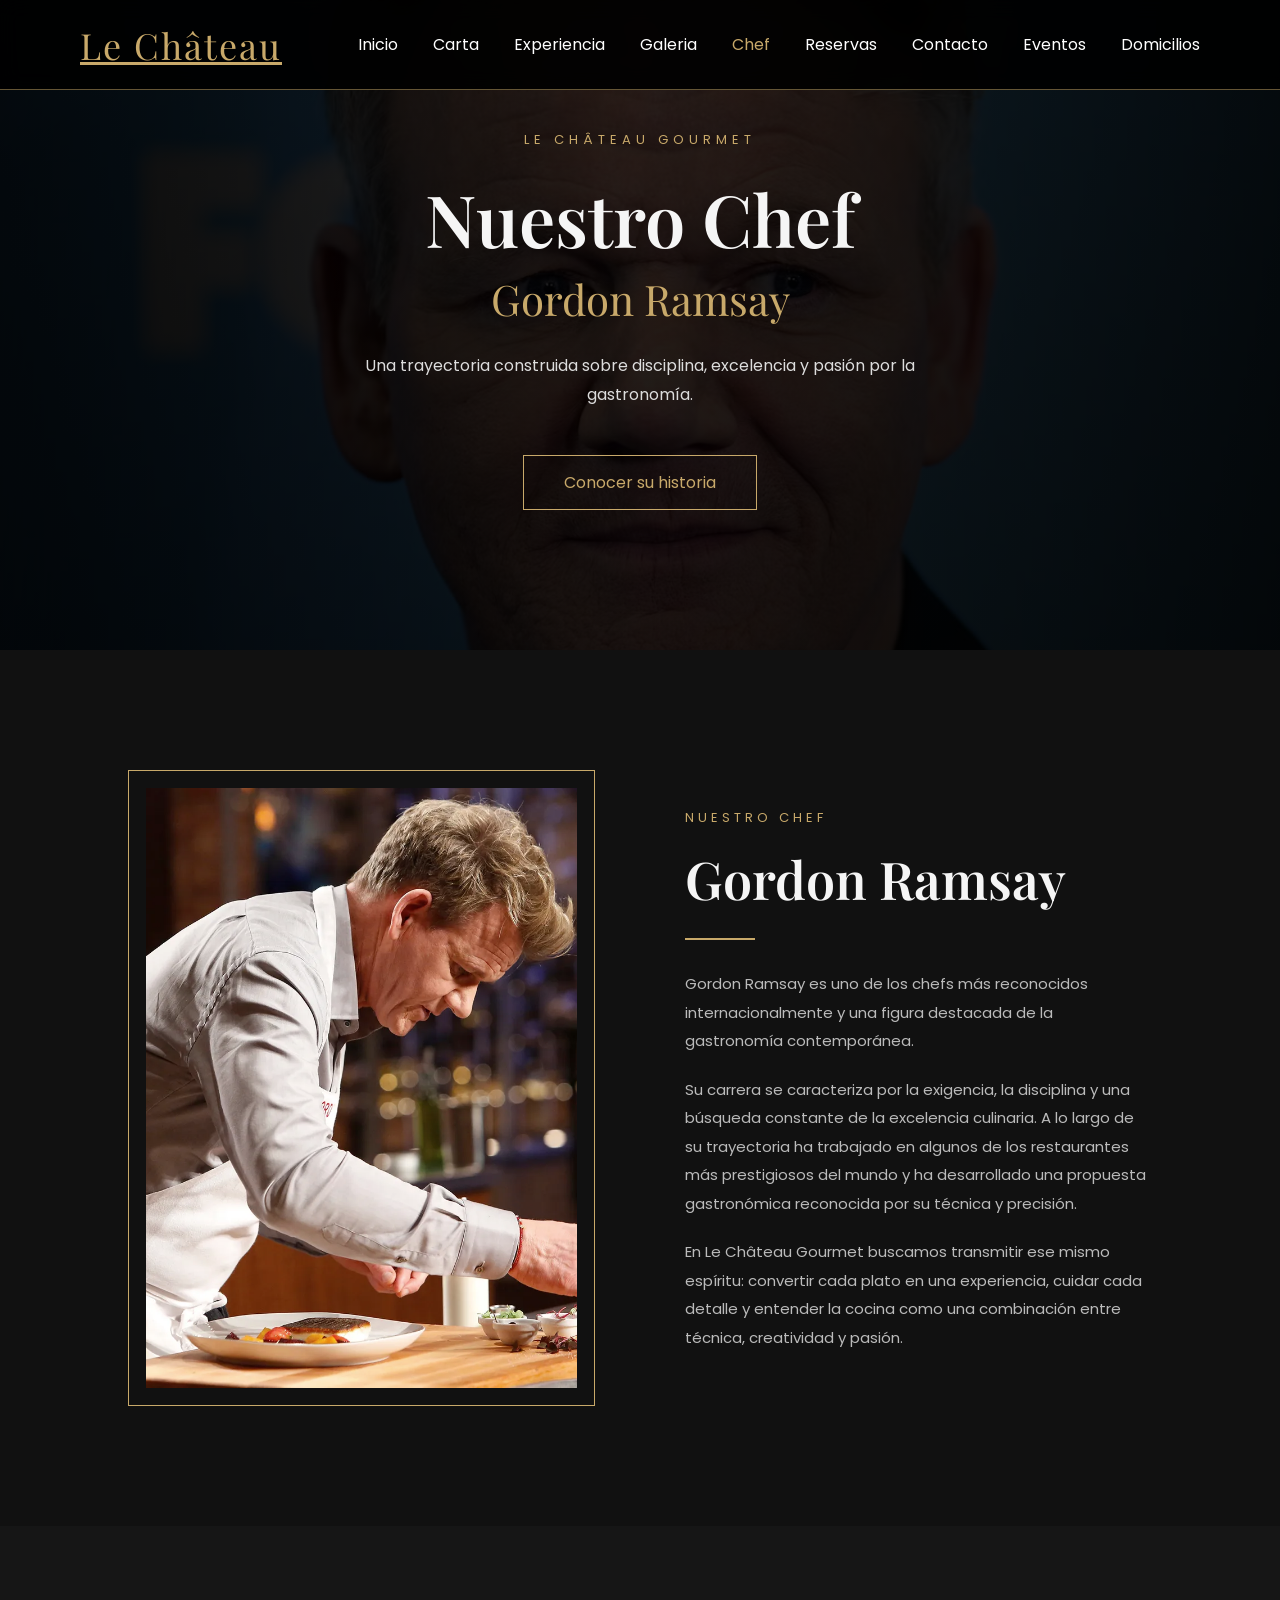
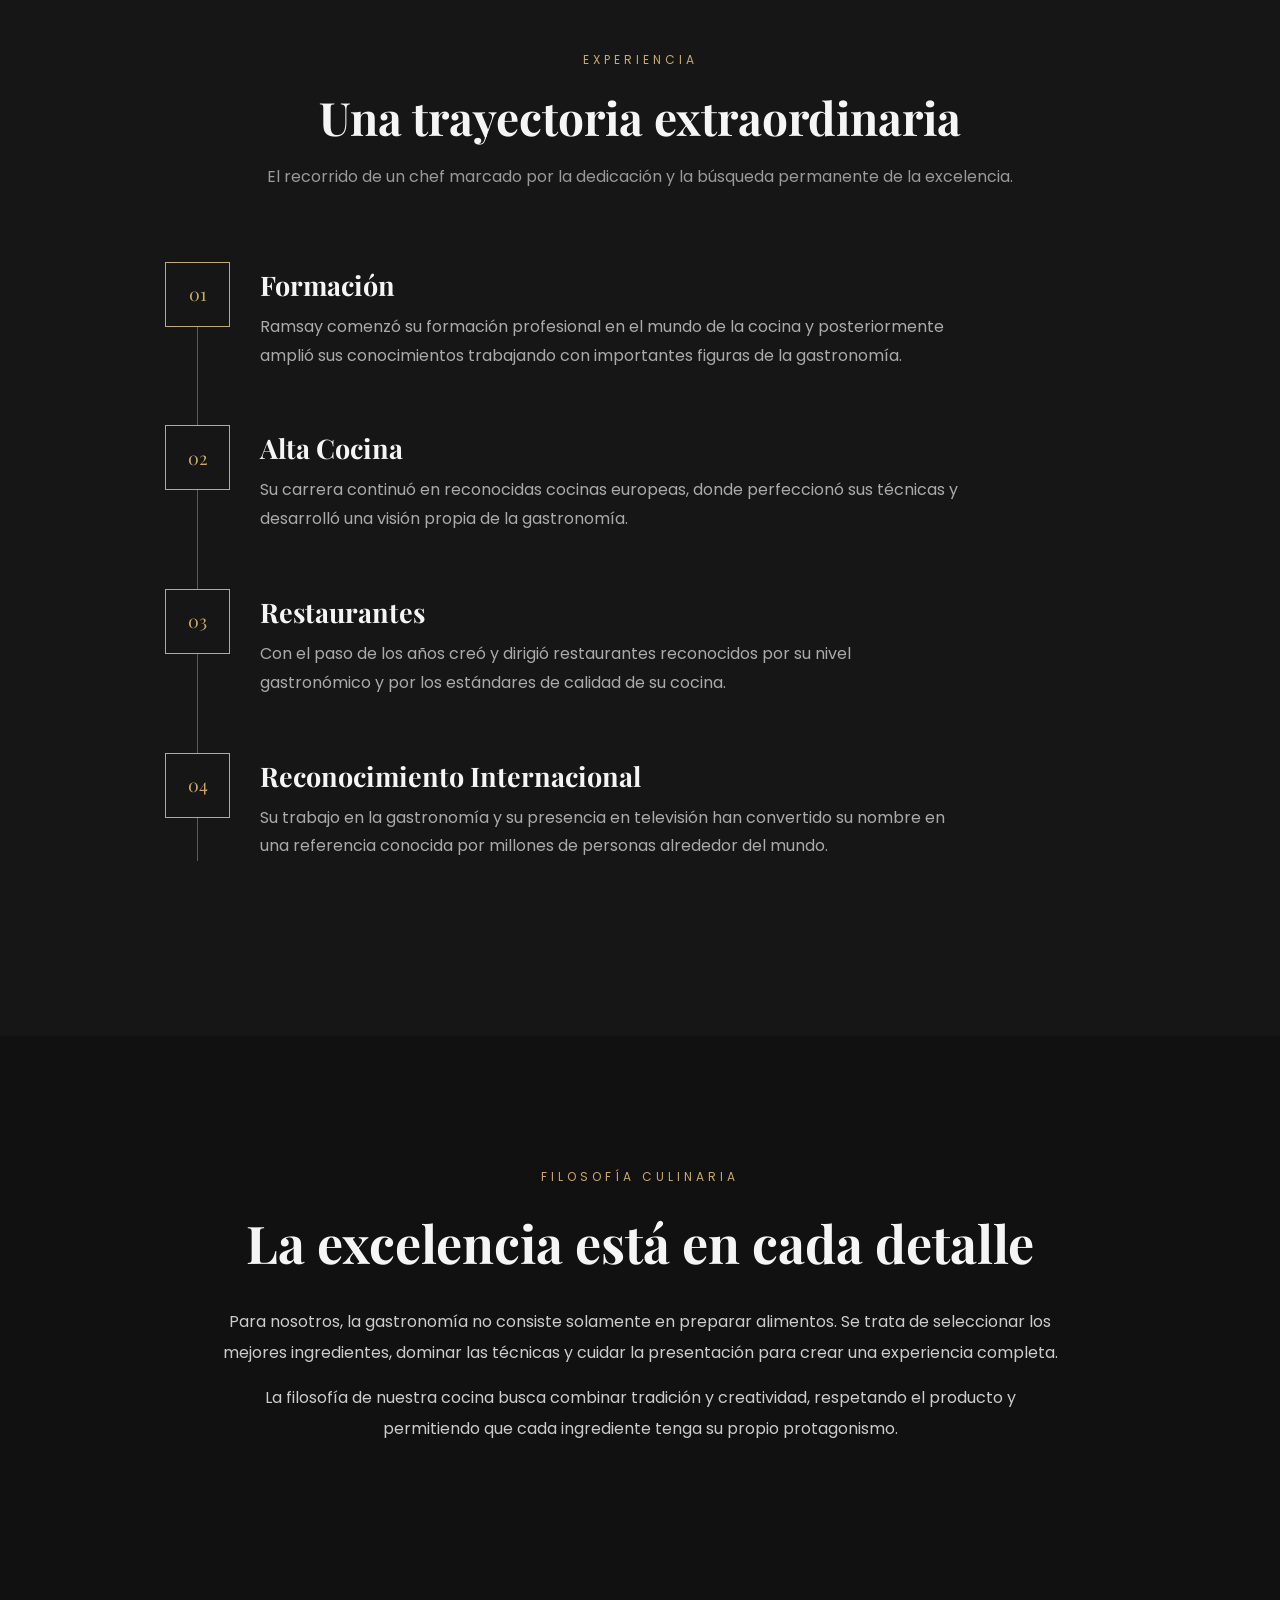
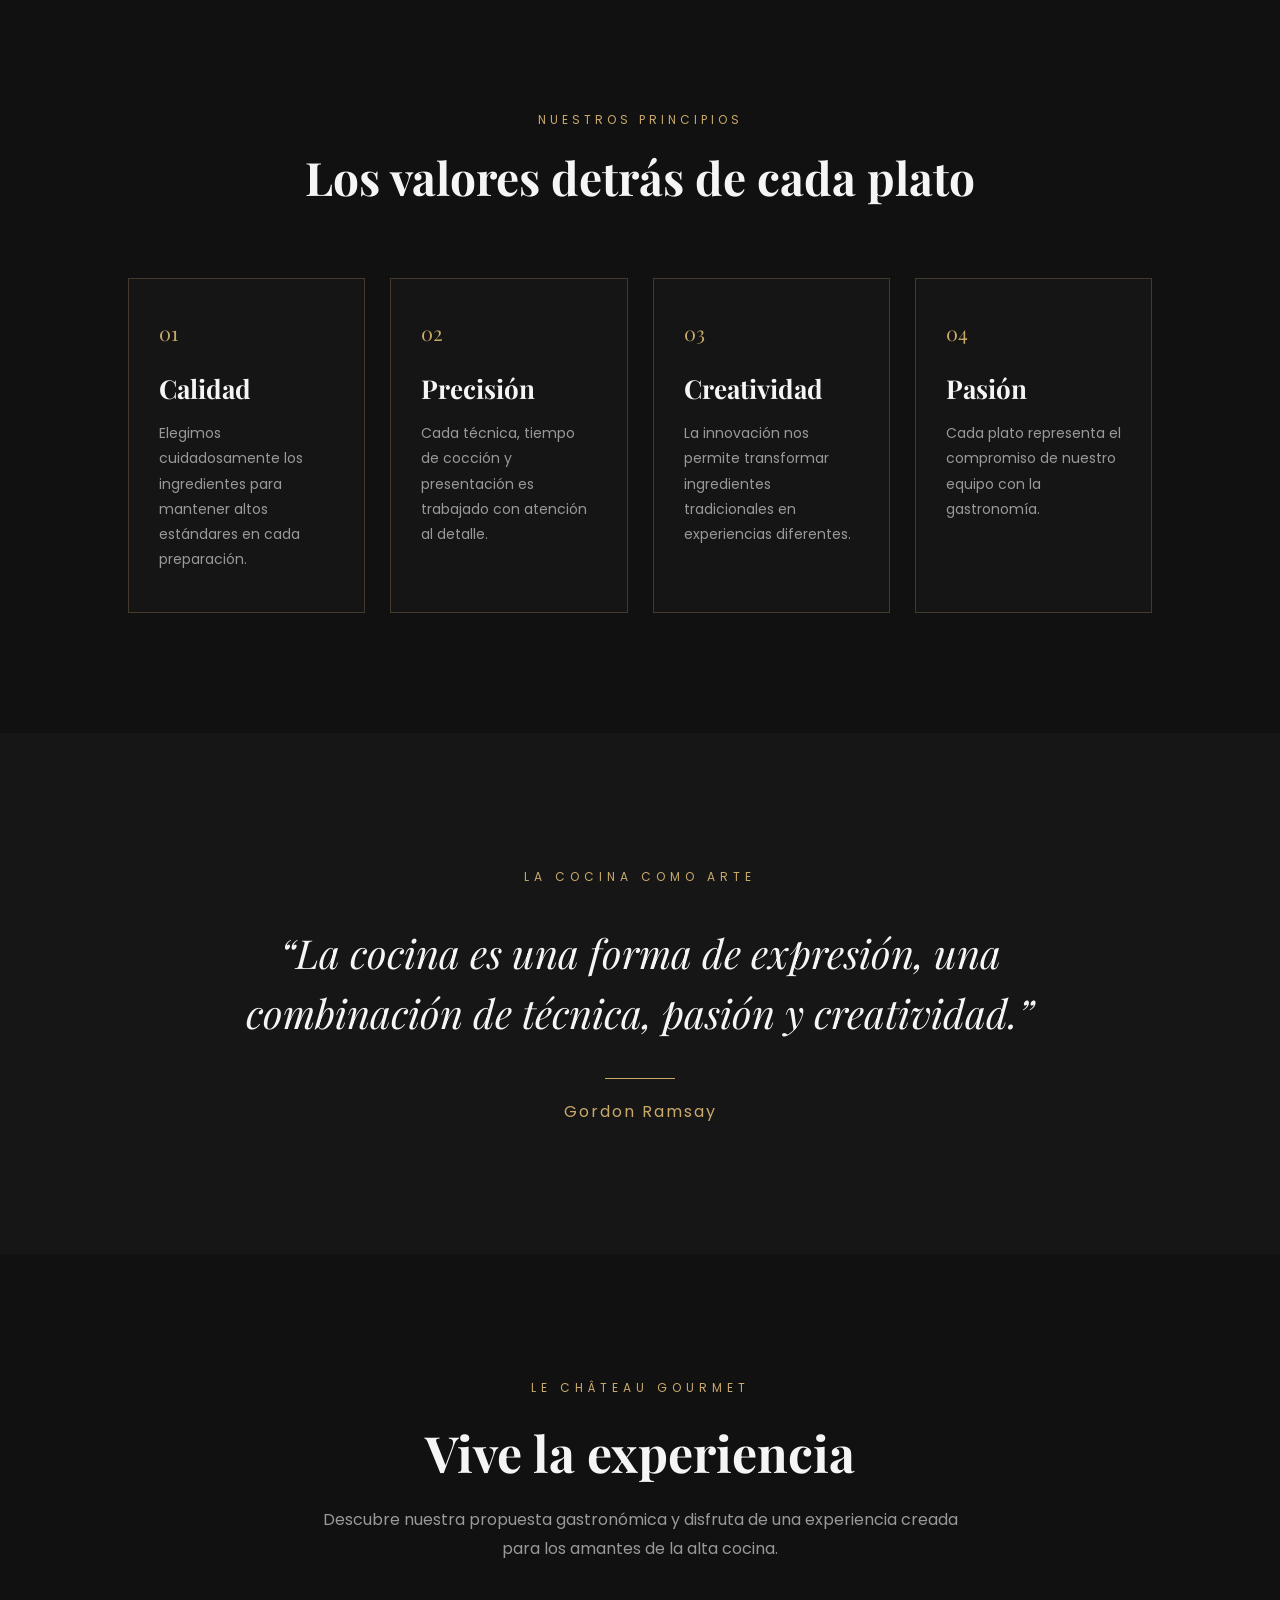
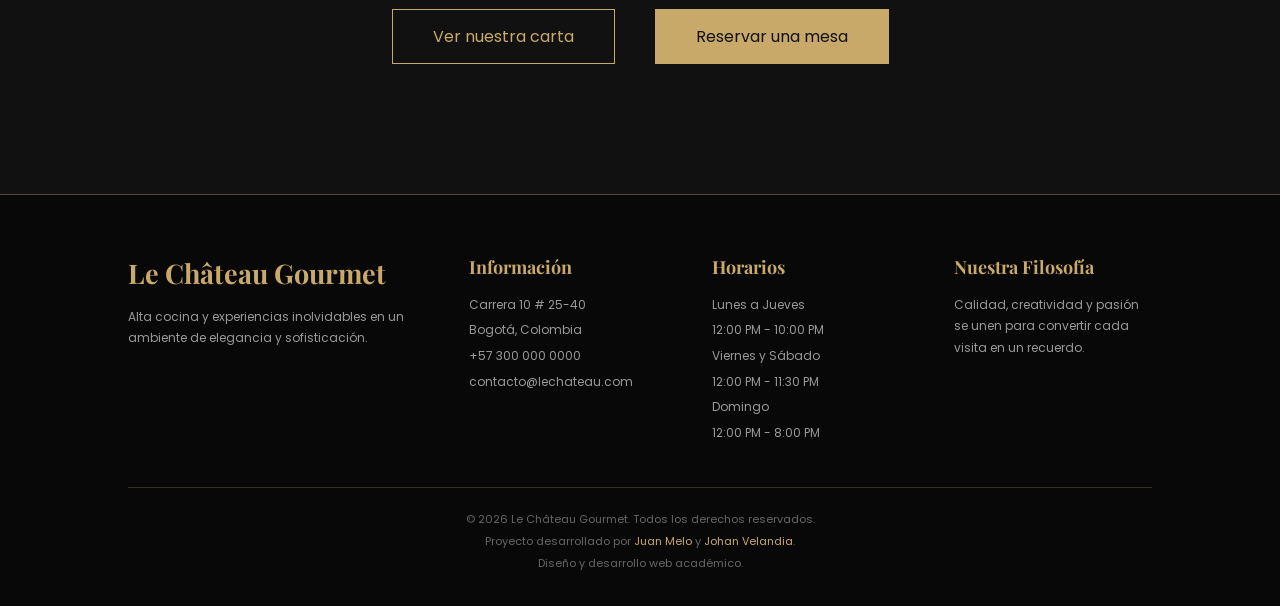
<file: cheff.html>
<!DOCTYPE html>
<html lang="es">

<head>

    <meta charset="UTF-8">

    <meta
        name="viewport"
        content="width=device-width, initial-scale=1.0"
    >

    <title>Le Château Gourmet - Nuestro Chef</title>


    <!-- ==========================
         FUENTES
    =========================== -->

    <link
        href="https://fonts.googleapis.com/css2?family=Playfair+Display:wght@400;500;600;700&family=Poppins:wght@300;400;500;600&display=swap"
        rel="stylesheet"
    >


    <!-- ==========================
         CSS PRINCIPAL
    =========================== -->

    <link
        rel="stylesheet"
        href="estilos.css"
    >

</head>


<body class="pagina-chef">


    <!-- ==========================
         NAVBAR
    =========================== -->

    <header>

        <nav class="navbar">


            <a
                href="index.html"
                class="logo"
            >
                Le Château
            </a>


            <ul class="menu">


                <li>
                    <a href="index.html">
                        Inicio
                    </a>
                </li>


                <li>
                    <a href="carta.html">
                        Carta
                    </a>
                </li>


                <li>
                    <a href="experiencia.html">
                        Experiencia
                    </a>
                </li>
                <li>
                    <a href="Galeria.html">
                        Galeria
                    </a>
                </li>


                <li>
                    <a
                        href="cheff.html"
                        class="activo"
                    >
                        Chef
                    </a>
                </li>


                <li>
                    <a href="reservas.html">
                        Reservas
                    </a>
                </li>


                <li>
                    <a href="contacto.html">
                        Contacto
                    </a>
                </li>


                <li>
                    <a href="eventos.html">
                        Eventos
                    </a>
                </li>
                
                <li>
                    <a href="domicilios.html">
                        Domicilios
                    </a>
                </li>

            </ul>


        </nav>

    </header>



    <!-- ==========================
         HERO DEL CHEF
    =========================== -->

    <main>


        <section class="chef-hero">


            <div class="chef-hero-overlay"></div>


            <div class="chef-hero-contenido">


                <span class="chef-etiqueta">
                    LE CHÂTEAU GOURMET
                </span>


                <h1>
                    Nuestro Chef
                </h1>


                <h2>
                    Gordon Ramsay
                </h2>


                <p>
                    Una trayectoria construida sobre disciplina,
                    excelencia y pasión por la gastronomía.
                </p>


                <a
                    href="#biografia-chef"
                    class="btn"
                >
                    Conocer su historia
                </a>


            </div>


        </section>



        <!-- ==========================
             PRESENTACIÓN
        =========================== -->

        <section
            class="chef-presentacion"
            id="biografia-chef"
        >


            <div class="chef-foto">


                <div class="chef-foto-marco">

                    <img
                        src="img/chef2.jpg"
                        alt="Gordon Ramsay, chef de Le Château Gourmet"
                    >

                </div>


            </div>



            <div class="chef-biografia">


                <span class="subtitulo-dorado">
                    NUESTRO CHEF
                </span>


                <h2>
                    Gordon Ramsay
                </h2>


                <div class="linea-dorada"></div>


                <p>
                    Gordon Ramsay es uno de los chefs más reconocidos
                    internacionalmente y una figura destacada de la
                    gastronomía contemporánea.
                </p>


                <p>
                    Su carrera se caracteriza por la exigencia,
                    la disciplina y una búsqueda constante de la
                    excelencia culinaria. A lo largo de su trayectoria
                    ha trabajado en algunos de los restaurantes más
                    prestigiosos del mundo y ha desarrollado una
                    propuesta gastronómica reconocida por su técnica
                    y precisión.
                </p>


                <p>
                    En Le Château Gourmet buscamos transmitir ese mismo
                    espíritu: convertir cada plato en una experiencia,
                    cuidar cada detalle y entender la cocina como una
                    combinación entre técnica, creatividad y pasión.
                </p>


            </div>


        </section>



        <!-- ==========================
             TRAYECTORIA
        =========================== -->

        <section class="chef-trayectoria">


            <div class="chef-seccion-titulo">

                <span>
                    EXPERIENCIA
                </span>

                <h2>
                    Una trayectoria extraordinaria
                </h2>

                <p>
                    El recorrido de un chef marcado por la
                    dedicación y la búsqueda permanente de la
                    excelencia.
                </p>

            </div>



            <div class="chef-linea-tiempo">


                <div class="chef-evento">


                    <div class="chef-numero">
                        01
                    </div>


                    <div class="chef-evento-contenido">

                        <h3>
                            Formación
                        </h3>

                        <p>
                            Ramsay comenzó su formación profesional
                            en el mundo de la cocina y posteriormente
                            amplió sus conocimientos trabajando con
                            importantes figuras de la gastronomía.
                        </p>

                    </div>


                </div>



                <div class="chef-evento">


                    <div class="chef-numero">
                        02
                    </div>


                    <div class="chef-evento-contenido">

                        <h3>
                            Alta Cocina
                        </h3>

                        <p>
                            Su carrera continuó en reconocidas cocinas
                            europeas, donde perfeccionó sus técnicas
                            y desarrolló una visión propia de la
                            gastronomía.
                        </p>

                    </div>


                </div>



                <div class="chef-evento">


                    <div class="chef-numero">
                        03
                    </div>


                    <div class="chef-evento-contenido">

                        <h3>
                            Restaurantes
                        </h3>

                        <p>
                            Con el paso de los años creó y dirigió
                            restaurantes reconocidos por su nivel
                            gastronómico y por los estándares de
                            calidad de su cocina.
                        </p>

                    </div>


                </div>



                <div class="chef-evento">


                    <div class="chef-numero">
                        04
                    </div>


                    <div class="chef-evento-contenido">

                        <h3>
                            Reconocimiento Internacional
                        </h3>

                        <p>
                            Su trabajo en la gastronomía y su presencia
                            en televisión han convertido su nombre
                            en una referencia conocida por millones
                            de personas alrededor del mundo.
                        </p>

                    </div>


                </div>


            </div>


        </section>



        <!-- ==========================
             FILOSOFÍA
        =========================== -->

        <section class="chef-filosofia">


            <div class="chef-filosofia-contenido">


                <span>
                    FILOSOFÍA CULINARIA
                </span>


                <h2>
                    La excelencia está en cada detalle
                </h2>


                <p>
                    Para nosotros, la gastronomía no consiste
                    solamente en preparar alimentos. Se trata de
                    seleccionar los mejores ingredientes, dominar
                    las técnicas y cuidar la presentación para
                    crear una experiencia completa.
                </p>


                <p>
                    La filosofía de nuestra cocina busca combinar
                    tradición y creatividad, respetando el producto
                    y permitiendo que cada ingrediente tenga su
                    propio protagonismo.
                </p>


            </div>


        </section>



        <!-- ==========================
             PILARES
        =========================== -->

        <section class="chef-pilares">


            <div class="chef-seccion-titulo">

                <span>
                    NUESTROS PRINCIPIOS
                </span>

                <h2>
                    Los valores detrás de cada plato
                </h2>

            </div>



            <div class="pilares-container">


                <article class="pilar-chef">

                    <div class="pilar-icono">
                        01
                    </div>

                    <h3>
                        Calidad
                    </h3>

                    <p>
                        Elegimos cuidadosamente los ingredientes
                        para mantener altos estándares en cada
                        preparación.
                    </p>

                </article>



                <article class="pilar-chef">

                    <div class="pilar-icono">
                        02
                    </div>

                    <h3>
                        Precisión
                    </h3>

                    <p>
                        Cada técnica, tiempo de cocción y presentación
                        es trabajado con atención al detalle.
                    </p>

                </article>



                <article class="pilar-chef">

                    <div class="pilar-icono">
                        03
                    </div>

                    <h3>
                        Creatividad
                    </h3>

                    <p>
                        La innovación nos permite transformar
                        ingredientes tradicionales en experiencias
                        diferentes.
                    </p>

                </article>



                <article class="pilar-chef">

                    <div class="pilar-icono">
                        04
                    </div>

                    <h3>
                        Pasión
                    </h3>

                    <p>
                        Cada plato representa el compromiso de
                        nuestro equipo con la gastronomía.
                    </p>

                </article>


            </div>


        </section>



        <!-- ==========================
             FRASE
        =========================== -->

        <section class="chef-frase">


            <div class="chef-frase-contenido">


                <span>
                    LA COCINA COMO ARTE
                </span>


                <blockquote>
                    “La cocina es una forma de expresión,
                    una combinación de técnica, pasión
                    y creatividad.”
                </blockquote>


                <div class="frase-linea"></div>


                <p>
                    Gordon Ramsay
                </p>


            </div>


        </section>



        <!-- ==========================
             CTA
        =========================== -->

        <section class="chef-final">


            <span>
                LE CHÂTEAU GOURMET
            </span>


            <h2>
                Vive la experiencia
            </h2>


            <p>
                Descubre nuestra propuesta gastronómica
                y disfruta de una experiencia creada para
                los amantes de la alta cocina.
            </p>


            <div class="chef-final-botones">


                <a
                    href="carta.html"
                    class="btn"
                >
                    Ver nuestra carta
                </a>


                <a
                    href="reservas.html"
                    class="btn btn2"
                >
                    Reservar una mesa
                </a>


            </div>


        </section>


    </main>



    <!-- ==========================
         FOOTER
    =========================== -->

    <footer>


        <div class="footer-contenido">


            <div class="footer-columna">

                <h3>
                    Le Château Gourmet
                </h3>

                <p>
                    Alta cocina y experiencias inolvidables
                    en un ambiente de elegancia y sofisticación.
                </p>

            </div>



            <div class="footer-columna">

                <h4>
                    Información
                </h4>

                <p>
                    Carrera 10 # 25-40
                </p>

                <p>
                    Bogotá, Colombia
                </p>

                <p>
                    +57 300 000 0000
                </p>

                <p>
                    contacto@lechateau.com
                </p>

            </div>



            <div class="footer-columna">

                <h4>
                    Horarios
                </h4>

                <p>
                    Lunes a Jueves
                </p>

                <p>
                    12:00 PM - 10:00 PM
                </p>

                <p>
                    Viernes y Sábado
                </p>

                <p>
                    12:00 PM - 11:30 PM
                </p>

                <p>
                    Domingo
                </p>

                <p>
                    12:00 PM - 8:00 PM
                </p>

            </div>



            <div class="footer-columna">

                <h4>
                    Nuestra Filosofía
                </h4>

                <p>
                    Calidad, creatividad y pasión se unen
                    para convertir cada visita en un recuerdo.
                </p>

            </div>


        </div>


        <div class="footer-linea"></div>


        <div class="creditos">

            <p>
                © 2026 Le Château Gourmet.
                Todos los derechos reservados.
            </p>

            <p>
                Proyecto desarrollado por
                <strong>Juan Melo</strong>
                y
                <strong>Johan Velandia</strong>.
            </p>

            <p>
                Diseño y desarrollo web académico.
            </p>

        </div>


    </footer>


</body>

</html>
</file>
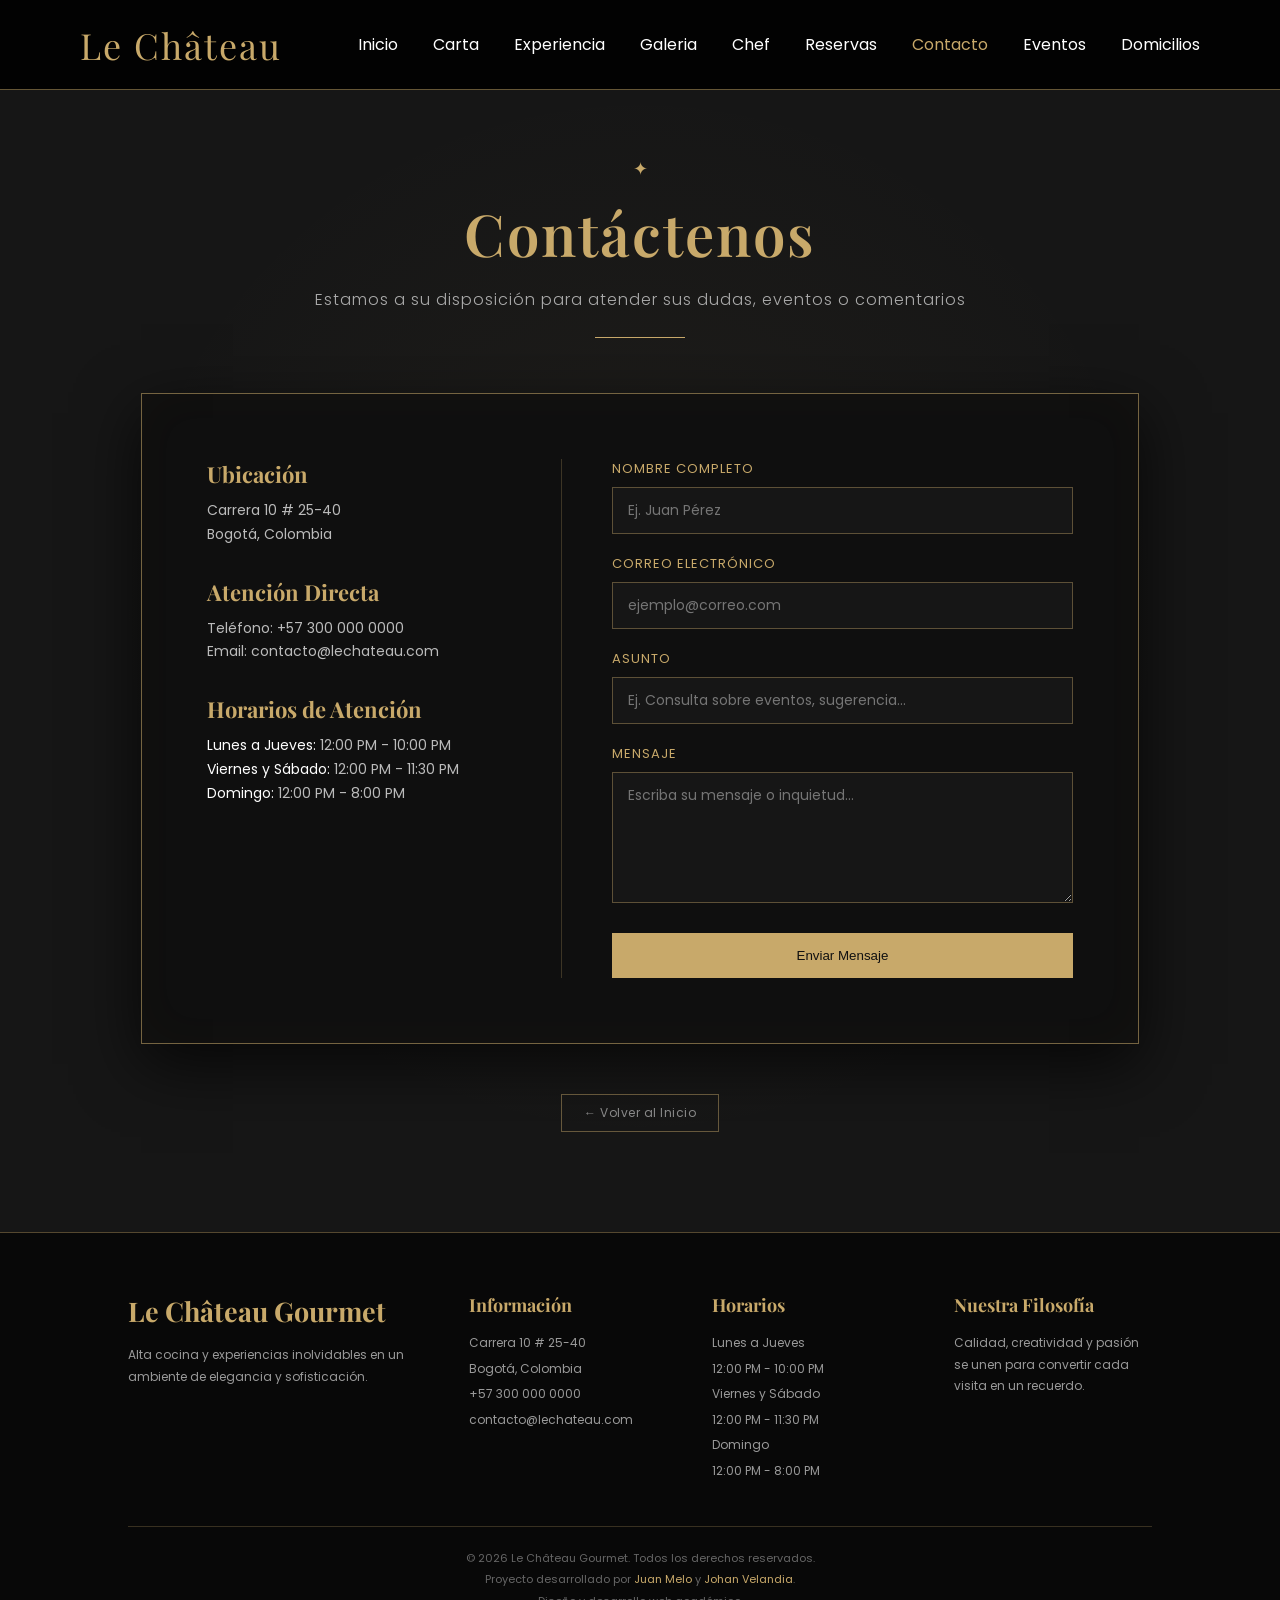
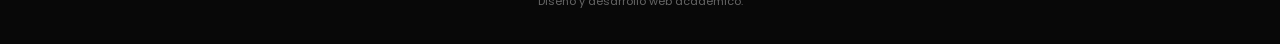
<file: contacto.html>
<!DOCTYPE html>
<html lang="es">

<head>
    <meta charset="UTF-8">
    <meta name="viewport" content="width=device-width, initial-scale=1.0">
    <title>Contacto - Le Château Gourmet</title>

    <!-- FUENTES -->
    <link href="https://fonts.googleapis.com/css2?family=Playfair+Display:wght@400;600;700&family=Poppins:wght@300;400;500&display=swap" rel="stylesheet">

    <!-- CSS -->
    <link rel="stylesheet" href="estilos.css">
</head>

<body>

    <!-- NAVBAR -->
    <nav class="navbar">
        <div class="logo">
            Le Château
        </div>

        <ul class="menu">
            <li><a href="index.html">Inicio</a></li>
            <li><a href="carta.html">Carta</a></li>
            <li><a href="experiencia.html">Experiencia</a></li>
            <li>
                    <a href="galeria.html">
                        Galeria
                    </a>
                </li>
            <li><a href="cheff.html">Chef</a></li>
            <li><a href="reservas.html">Reservas</a></li>
            <li><a href="contacto.html" class="activo">Contacto</a></li>
            <li><a href="eventos.html">Eventos</a></li>
            <li>
                <a href="domicilios.html">
                    Domicilios
                </a>
            </li>
        </ul>
    </nav>

    <!-- SECCIÓN DE CONTACTO -->
    <main class="contacto-seccion">
        
        <header class="contacto-header">
            <span class="decoracion">✦</span>
            <h1>Contáctenos</h1>
            <p>Estamos a su disposición para atender sus dudas, eventos o comentarios</p>
            <div class="linea-titulo"></div>
        </header>

        <div class="contacto-box">
            
            <!-- INFORMACIÓN DE CONTACTO Y HORARIOS -->
            <div class="contacto-info">
                
                <div class="info-grupo">
                    <h3>Ubicación</h3>
                    <p>Carrera 10 # 25-40</p>
                    <p>Bogotá, Colombia</p>
                </div>

                <div class="info-grupo">
                    <h3>Atención Directa</h3>
                    <p>Teléfono: +57 300 000 0000</p>
                    <p>Email: contacto@lechateau.com</p>
                </div>

                <div class="info-grupo">
                    <h3>Horarios de Atención</h3>
                    <p><strong>Lunes a Jueves:</strong> 12:00 PM - 10:00 PM</p>
                    <p><strong>Viernes y Sábado:</strong> 12:00 PM - 11:30 PM</p>
                    <p><strong>Domingo:</strong> 12:00 PM - 8:00 PM</p>
                </div>

            </div>

            <!-- FORMULARIO DE MENSAJE DIRECTO -->
            <form class="contacto-formulario" action="#" method="POST">
                
                <div class="form-grupo">
                    <label for="nombre">Nombre Completo</label>
                    <input type="text" id="nombre" name="nombre" placeholder="Ej. Juan Pérez" required>
                </div>

                <div class="form-grupo">
                    <label for="correo">Correo Electrónico</label>
                    <input type="email" id="correo" name="correo" placeholder="ejemplo@correo.com" required>
                </div>

                <div class="form-grupo">
                    <label for="asunto">Asunto</label>
                    <input type="text" id="asunto" name="asunto" placeholder="Ej. Consulta sobre eventos, sugerencia..." required>
                </div>

                <div class="form-grupo">
                    <label for="mensaje">Mensaje</label>
                    <textarea id="mensaje" name="mensaje" rows="5" placeholder="Escriba su mensaje o inquietud..." required></textarea>
                </div>

                <button type="submit" class="btn btn2 btn-enviar">Enviar Mensaje</button>

            </form>

        </div>

        <div class="volver-inicio">
            <a href="index.html">← Volver al Inicio</a>
        </div>

    </main>

    <!-- FOOTER -->
    <footer>
        <div class="footer-contenido">
            <div class="footer-columna">
                <h3>Le Château Gourmet</h3>
                <p>Alta cocina y experiencias inolvidables en un ambiente de elegancia y sofisticación.</p>
            </div>

            <div class="footer-columna">
                <h4>Información</h4>
                <p>Carrera 10 # 25-40</p>
                <p>Bogotá, Colombia</p>
                <p>+57 300 000 0000</p>
                <p>contacto@lechateau.com</p>
            </div>

            <div class="footer-columna">
                <h4>Horarios</h4>
                <p>Lunes a Jueves</p>
                <p>12:00 PM - 10:00 PM</p>
                <p>Viernes y Sábado</p>
                <p>12:00 PM - 11:30 PM</p>
                <p>Domingo</p>
                <p>12:00 PM - 8:00 PM</p>
            </div>

            <div class="footer-columna">
                <h4>Nuestra Filosofía</h4>
                <p>Calidad, creatividad y pasión se unen para convertir cada visita en un recuerdo.</p>
            </div>
        </div>

        <div class="footer-linea"></div>

        <div class="creditos">
            <p>© 2026 Le Château Gourmet. Todos los derechos reservados.</p>
            <p>Proyecto desarrollado por <strong>Juan Melo</strong> y <strong>Johan Velandia</strong>.</p>
            <p>Diseño y desarrollo web académico.</p>
        </div>
    </footer>

</body>
</html>
</file>
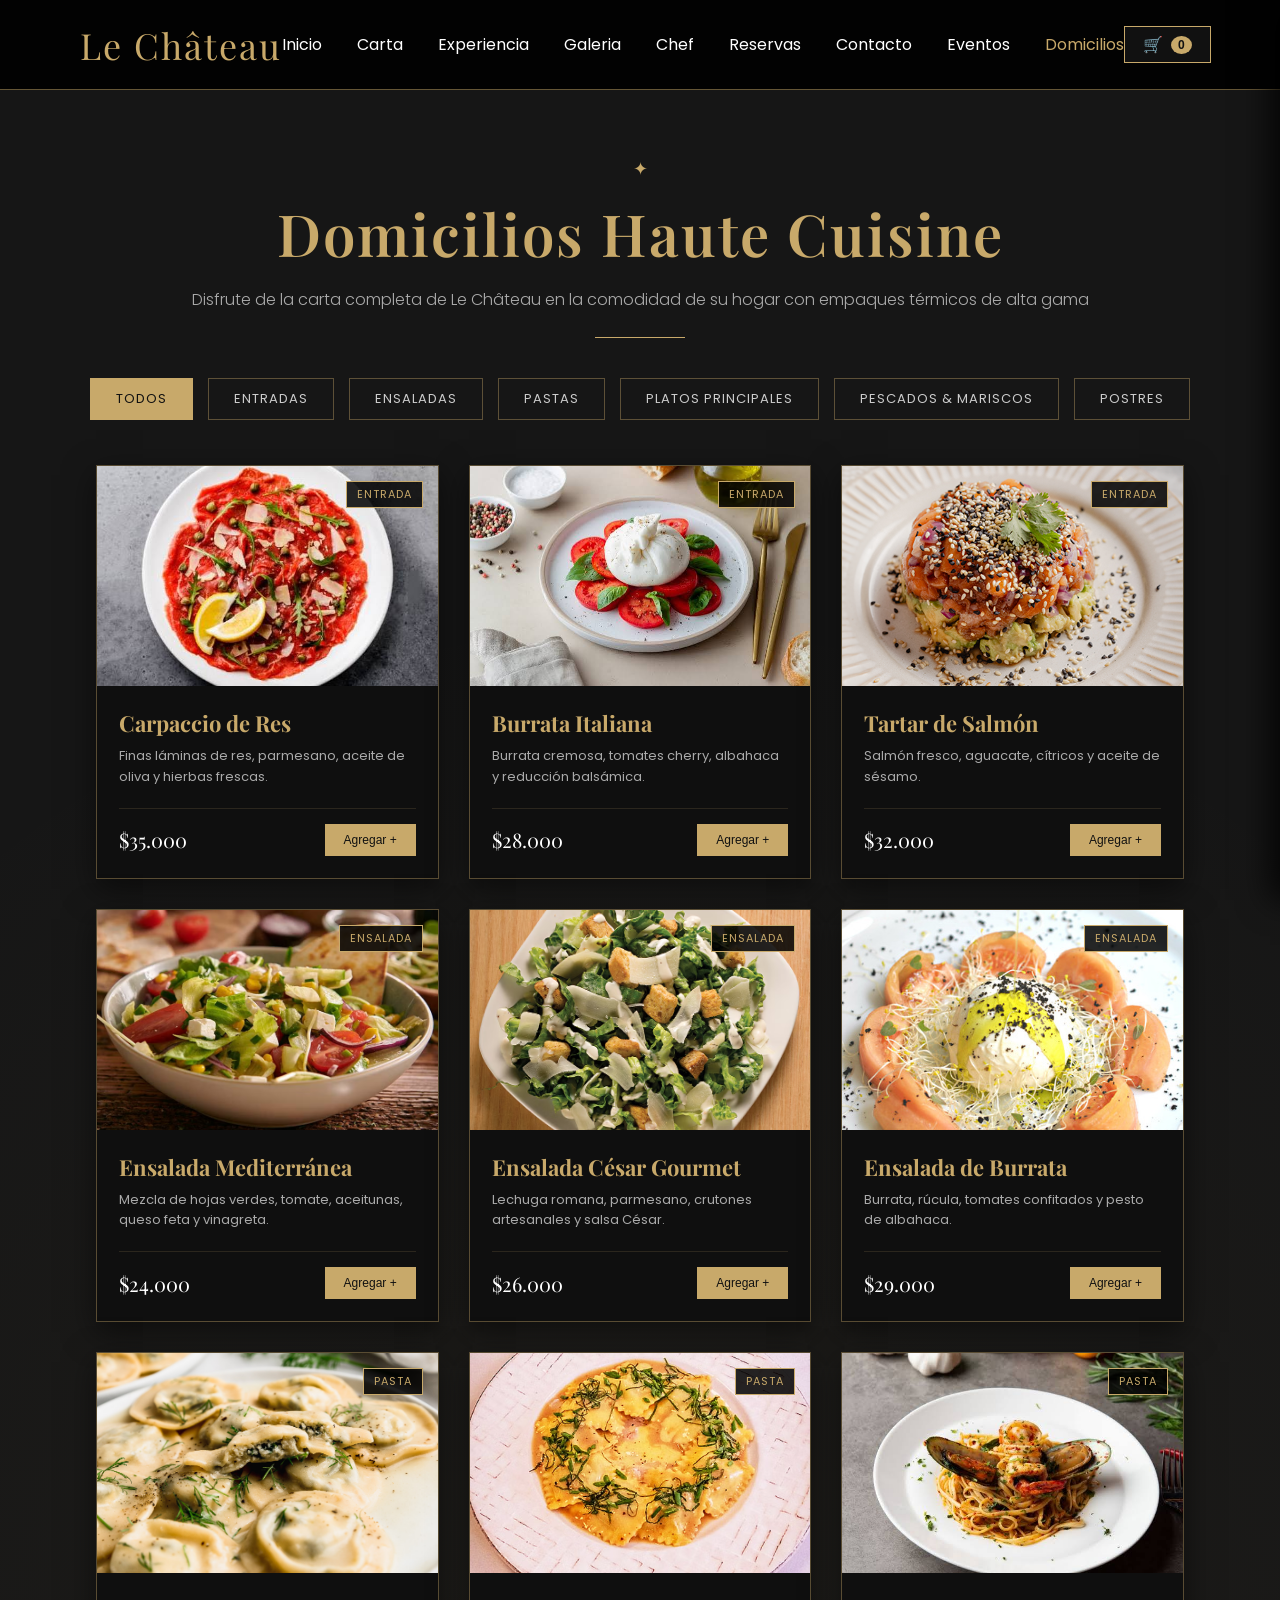
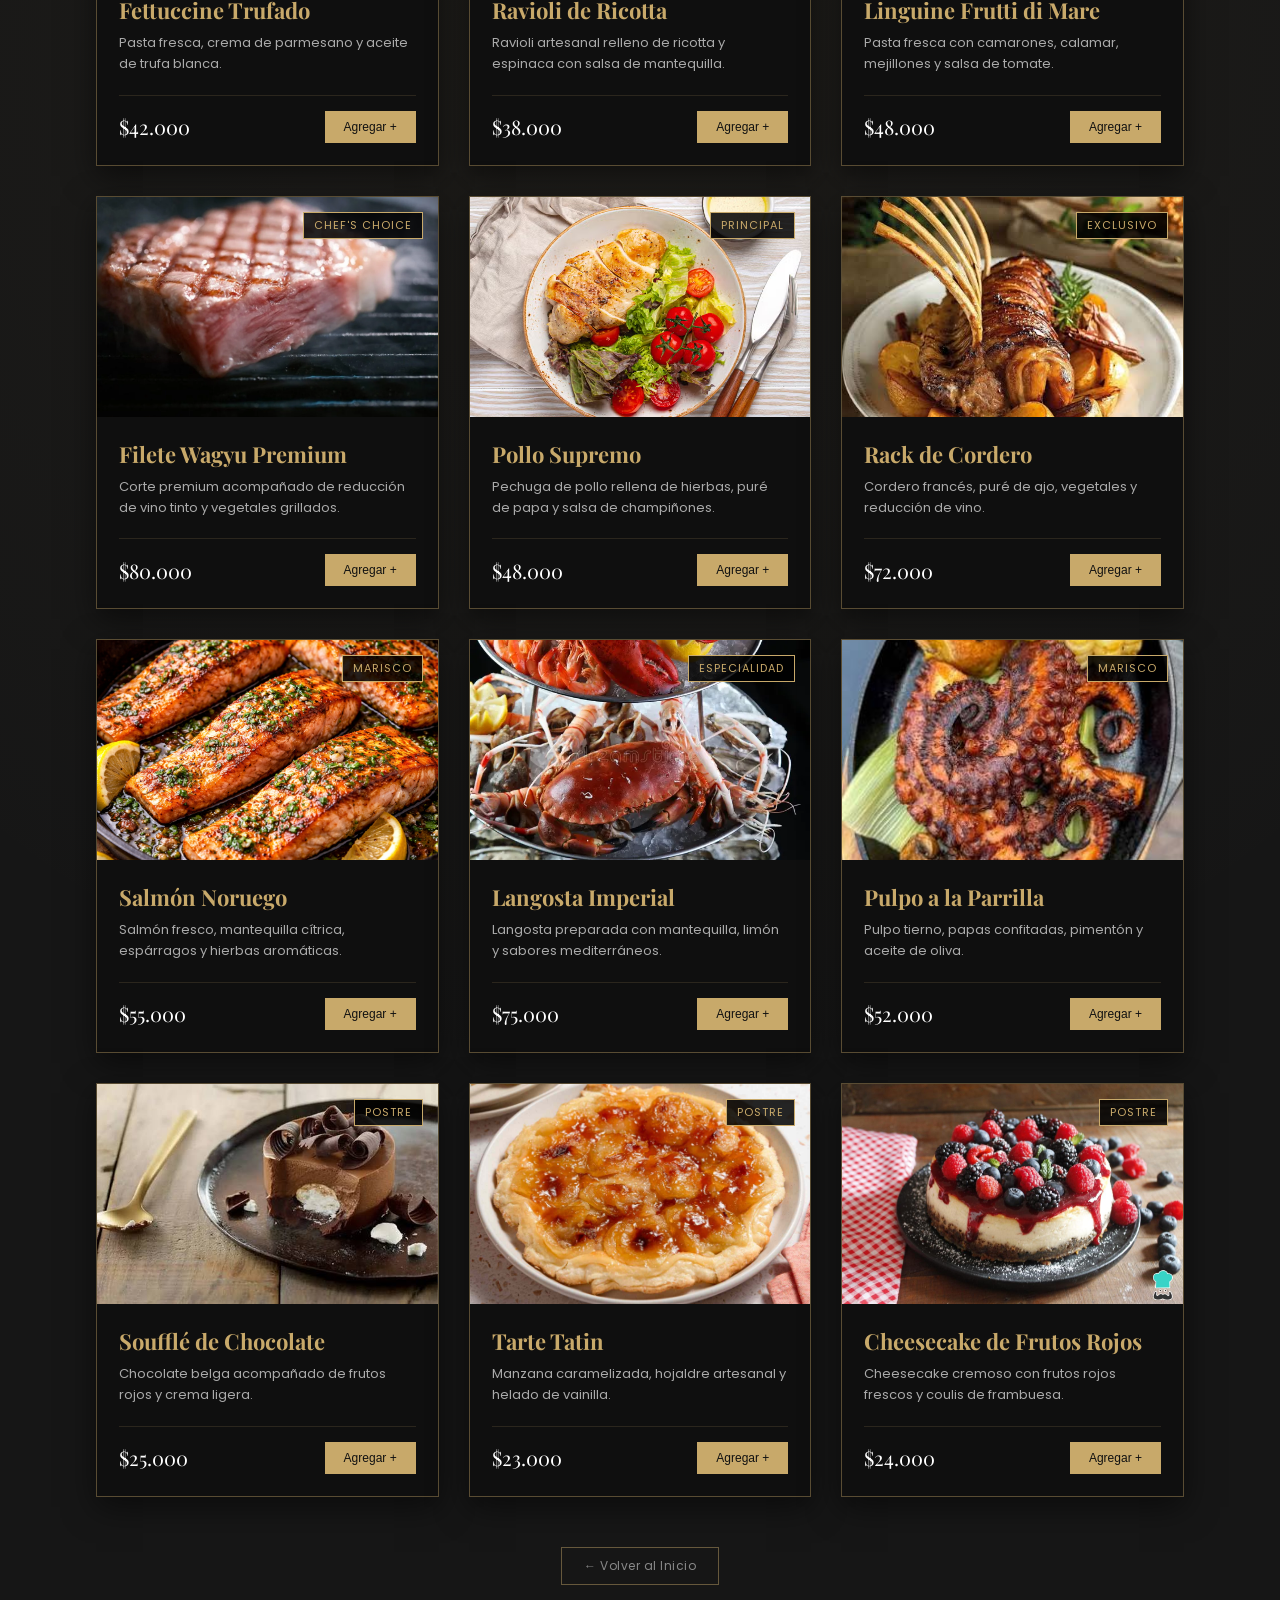
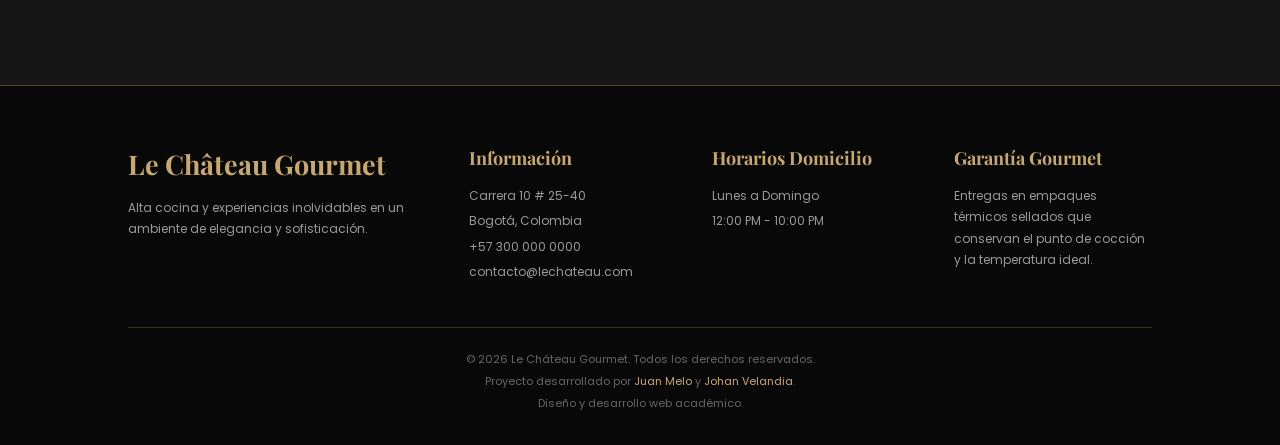
<file: domicilios.html>
<!DOCTYPE html>
<html lang="es">

<head>
    <meta charset="UTF-8">
    <meta name="viewport" content="width=device-width, initial-scale=1.0">
    <title>Domicilios Gourmet - Le Château Gourmet</title>

    <!-- FUENTES -->
    <link href="https://fonts.googleapis.com/css2?family=Playfair+Display:wght@400;600;700&family=Poppins:wght@300;400;500&display=swap" rel="stylesheet">

    <!-- CSS -->
    <link rel="stylesheet" href="estilos.css">
</head>

<body>

    <!-- NAVBAR -->
    <nav class="navbar">
        <div class="logo">
            Le Château
        </div>

        <ul class="menu">
            <li><a href="index.html">Inicio</a></li>
            <li><a href="carta.html">Carta</a></li>
            <li><a href="experiencia.html">Experiencia</a></li>
            <li><a href="galeria.html">Galeria</a></li>
            <li><a href="cheff.html">Chef</a></li>
            <li><a href="reservas.html">Reservas</a></li>
            <li><a href="contacto.html">Contacto</a></li>
            <li><a href="eventos.html">Eventos</a></li>
            <li><a href="domicilios.html" class="activo">Domicilios</a></li>
        </ul>

        <!-- BOTÓN FLOTANTE DEL CARRITO -->
        <button id="btn-abrir-carrito" class="btn-carrito-nav" aria-label="Ver Carrito de Compras">
            🛒 <span id="contador-carrito">0</span>
        </button>
    </nav>

    <!-- SECCIÓN PRINCIPAL DE DOMICILIOS -->
    <main class="domicilios-seccion">
        
        <header class="domicilios-header">
            <span class="decoracion">✦</span>
            <h1>Domicilios Haute Cuisine</h1>
            <p>Disfrute de la carta completa de Le Château en la comodidad de su hogar con empaques térmicos de alta gama</p>
            <div class="linea-titulo"></div>
        </header>

        <!-- FILTROS DE MENÚ -->
        <div class="domicilios-filtros">
            <button class="filtro-btn activo" data-categoria="todos">Todos</button>
            <button class="filtro-btn" data-categoria="entradas">Entradas</button>
            <button class="filtro-btn" data-categoria="ensaladas">Ensaladas</button>
            <button class="filtro-btn" data-categoria="pastas">Pastas</button>
            <button class="filtro-btn" data-categoria="principales">Platos Principales</button>
            <button class="filtro-btn" data-categoria="mariscos">Pescados & Mariscos</button>
            <button class="filtro-btn" data-categoria="postres">Postres</button>
        </div>

        <!-- CATÁLOGO DE PLATOS DE LA CARTA -->
        <div class="domicilios-grid">

            <!-- ================= ENTRADAS ================= -->
            <div class="producto-card" data-categoria="entradas">
                <div class="producto-img">
                    <img src="img/entrada.jpg" alt="Carpaccio de Res">
                    <span class="badge-gourmet">Entrada</span>
                </div>
                <div class="producto-info">
                    <h3>Carpaccio de Res</h3>
                    <p>Finas láminas de res, parmesano, aceite de oliva y hierbas frescas.</p>
                    <div class="producto-footer">
                        <span class="precio-tag">$35.000</span>
                        <button class="btn btn2 btn-agregar" data-id="e1" data-nombre="Carpaccio de Res" data-precio="35000" data-img="img/entrada.jpg">
                            Agregar +
                        </button>
                    </div>
                </div>
            </div>

            <div class="producto-card" data-categoria="entradas">
                <div class="producto-img">
                    <img src="img/burrata-italiana.jpg" alt="Burrata Italiana">
                    <span class="badge-gourmet">Entrada</span>
                </div>
                <div class="producto-info">
                    <h3>Burrata Italiana</h3>
                    <p>Burrata cremosa, tomates cherry, albahaca y reducción balsámica.</p>
                    <div class="producto-footer">
                        <span class="precio-tag">$28.000</span>
                        <button class="btn btn2 btn-agregar" data-id="e2" data-nombre="Burrata Italiana" data-precio="28000" data-img="img/entrada.jpg">
                            Agregar +
                        </button>
                    </div>
                </div>
            </div>

            <div class="producto-card" data-categoria="entradas">
                <div class="producto-img">
                    <img src="img/TARTAR-SALMON.png" alt="Tartar de Salmón">
                    <span class="badge-gourmet">Entrada</span>
                </div>
                <div class="producto-info">
                    <h3>Tartar de Salmón</h3>
                    <p>Salmón fresco, aguacate, cítricos y aceite de sésamo.</p>
                    <div class="producto-footer">
                        <span class="precio-tag">$32.000</span>
                        <button class="btn btn2 btn-agregar" data-id="e3" data-nombre="Tartar de Salmón" data-precio="32000" data-img="img/entrada.jpg">
                            Agregar +
                        </button>
                    </div>
                </div>
            </div>

            <!-- ================= ENSALADAS ================= -->
            <div class="producto-card" data-categoria="ensaladas">
                <div class="producto-img">
                    <img src="img/ensalada.jpg" alt="Ensalada Mediterránea">
                    <span class="badge-gourmet">Ensalada</span>
                </div>
                <div class="producto-info">
                    <h3>Ensalada Mediterránea</h3>
                    <p>Mezcla de hojas verdes, tomate, aceitunas, queso feta y vinagreta.</p>
                    <div class="producto-footer">
                        <span class="precio-tag">$24.000</span>
                        <button class="btn btn2 btn-agregar" data-id="s1" data-nombre="Ensalada Mediterránea" data-precio="24000" data-img="img/ensalada.jpg">
                            Agregar +
                        </button>
                    </div>
                </div>
            </div>

            <div class="producto-card" data-categoria="ensaladas">
                <div class="producto-img">
                    <img src="img/ensalada-cesar.avif" alt="Ensalada César Gourmet">
                    <span class="badge-gourmet">Ensalada</span>
                </div>
                <div class="producto-info">
                    <h3>Ensalada César Gourmet</h3>
                    <p>Lechuga romana, parmesano, crutones artesanales y salsa César.</p>
                    <div class="producto-footer">
                        <span class="precio-tag">$26.000</span>
                        <button class="btn btn2 btn-agregar" data-id="s2" data-nombre="Ensalada César Gourmet" data-precio="26000" data-img="img/ensalada.jpg">
                            Agregar +
                        </button>
                    </div>
                </div>
            </div>

            <div class="producto-card" data-categoria="ensaladas">
                <div class="producto-img">
                    <img src="img/ensalada-burrata.jpg" alt="Ensalada de Burrata">
                    <span class="badge-gourmet">Ensalada</span>
                </div>
                <div class="producto-info">
                    <h3>Ensalada de Burrata</h3>
                    <p>Burrata, rúcula, tomates confitados y pesto de albahaca.</p>
                    <div class="producto-footer">
                        <span class="precio-tag">$29.000</span>
                        <button class="btn btn2 btn-agregar" data-id="s3" data-nombre="Ensalada de Burrata" data-precio="29000" data-img="img/ensalada.jpg">
                            Agregar +
                        </button>
                    </div>
                </div>
            </div>

            <!-- ================= PASTAS ================= -->
            <div class="producto-card" data-categoria="pastas">
                <div class="producto-img">
                    <img src="img/pasta-gourmet.jpg" alt="Fettuccine Trufado">
                    <span class="badge-gourmet">Pasta</span>
                </div>
                <div class="producto-info">
                    <h3>Fettuccine Trufado</h3>
                    <p>Pasta fresca, crema de parmesano y aceite de trufa blanca.</p>
                    <div class="producto-footer">
                        <span class="precio-tag">$42.000</span>
                        <button class="btn btn2 btn-agregar" data-id="p1" data-nombre="Fettuccine Trufado" data-precio="42000" data-img="img/pasta-gourmet.jpg">
                            Agregar +
                        </button>
                    </div>
                </div>
            </div>

            <div class="producto-card" data-categoria="pastas">
                <div class="producto-img">
                    <img src="img/ravioli.avif" alt="Ravioli de Ricotta">
                    <span class="badge-gourmet">Pasta</span>
                </div>
                <div class="producto-info">
                    <h3>Ravioli de Ricotta</h3>
                    <p>Ravioli artesanal relleno de ricotta y espinaca con salsa de mantequilla.</p>
                    <div class="producto-footer">
                        <span class="precio-tag">$38.000</span>
                        <button class="btn btn2 btn-agregar" data-id="p2" data-nombre="Ravioli de Ricotta" data-precio="38000" data-img="img/pasta-gourmet.jpg">
                            Agregar +
                        </button>
                    </div>
                </div>
            </div>

            <div class="producto-card" data-categoria="pastas">
                <div class="producto-img">
                    <img src="img/Linguine Frutti di Mare.jpg" alt="Linguine Frutti di Mare">
                    <span class="badge-gourmet">Pasta</span>
                </div>
                <div class="producto-info">
                    <h3>Linguine Frutti di Mare</h3>
                    <p>Pasta fresca con camarones, calamar, mejillones y salsa de tomate.</p>
                    <div class="producto-footer">
                        <span class="precio-tag">$48.000</span>
                        <button class="btn btn2 btn-agregar" data-id="p3" data-nombre="Linguine Frutti di Mare" data-precio="48000" data-img="img/pasta.jpg">
                            Agregar +
                        </button>
                    </div>
                </div>
            </div>

            <!-- ================= PLATOS PRINCIPALES ================= -->
            <div class="producto-card" data-categoria="principales">
                <div class="producto-img">
                    <img src="img/wagyu.jpg" alt="Filete Wagyu Premium">
                    <span class="badge-gourmet">Chef's Choice</span>
                </div>
                <div class="producto-info">
                    <h3>Filete Wagyu Premium</h3>
                    <p>Corte premium acompañado de reducción de vino tinto y vegetales grillados.</p>
                    <div class="producto-footer">
                        <span class="precio-tag">$80.000</span>
                        <button class="btn btn2 btn-agregar" data-id="m1" data-nombre="Filete Wagyu Premium" data-precio="80000" data-img="img/wagyu.jpg">
                            Agregar +
                        </button>
                    </div>
                </div>
            </div>

            <div class="producto-card" data-categoria="principales">
                <div class="producto-img">
                    <img src="img/pollo.avif" alt="Pollo Supremo">
                    <span class="badge-gourmet">Principal</span>
                </div>
                <div class="producto-info">
                    <h3>Pollo Supremo</h3>
                    <p>Pechuga de pollo rellena de hierbas, puré de papa y salsa de champiñones.</p>
                    <div class="producto-footer">
                        <span class="precio-tag">$48.000</span>
                        <button class="btn btn2 btn-agregar" data-id="m2" data-nombre="Pollo Supremo" data-precio="48000" data-img="img/principal.jpg">
                            Agregar +
                        </button>
                    </div>
                </div>
            </div>

            <div class="producto-card" data-categoria="principales">
                <div class="producto-img">
                    <img src="img/rack.jpg" alt="Rack de Cordero">
                    <span class="badge-gourmet">Exclusivo</span>
                </div>
                <div class="producto-info">
                    <h3>Rack de Cordero</h3>
                    <p>Cordero francés, puré de ajo, vegetales y reducción de vino.</p>
                    <div class="producto-footer">
                        <span class="precio-tag">$72.000</span>
                        <button class="btn btn2 btn-agregar" data-id="m3" data-nombre="Rack de Cordero" data-precio="72000" data-img="img/principal.jpg">
                            Agregar +
                        </button>
                    </div>
                </div>
            </div>

            <!-- ================= PESCADOS Y MARISCOS ================= -->
            <div class="producto-card" data-categoria="mariscos">
                <div class="producto-img">
                    <img src="img/salmon.jpg" alt="Salmón Noruego">
                    <span class="badge-gourmet">Marisco</span>
                </div>
                <div class="producto-info">
                    <h3>Salmón Noruego</h3>
                    <p>Salmón fresco, mantequilla cítrica, espárragos y hierbas aromáticas.</p>
                    <div class="producto-footer">
                        <span class="precio-tag">$55.000</span>
                        <button class="btn btn2 btn-agregar" data-id="f1" data-nombre="Salmón Noruego" data-precio="55000" data-img="img/salmon.jpg">
                            Agregar +
                        </button>
                    </div>
                </div>
            </div>

            <div class="producto-card" data-categoria="mariscos">
                <div class="producto-img">
                    <img src="img/langosta.jpg" alt="Langosta Imperial">
                    <span class="badge-gourmet">Especialidad</span>
                </div>
                <div class="producto-info">
                    <h3>Langosta Imperial</h3>
                    <p>Langosta preparada con mantequilla, limón y sabores mediterráneos.</p>
                    <div class="producto-footer">
                        <span class="precio-tag">$75.000</span>
                        <button class="btn btn2 btn-agregar" data-id="f2" data-nombre="Langosta Imperial" data-precio="75000" data-img="img/langosta.jpg">
                            Agregar +
                        </button>
                    </div>
                </div>
            </div>

            <div class="producto-card" data-categoria="mariscos">
                <div class="producto-img">
                    <img src="img/pulpo.jpg" alt="Pulpo a la Parrilla">
                    <span class="badge-gourmet">Marisco</span>
                </div>
                <div class="producto-info">
                    <h3>Pulpo a la Parrilla</h3>
                    <p>Pulpo tierno, papas confitadas, pimentón y aceite de oliva.</p>
                    <div class="producto-footer">
                        <span class="precio-tag">$52.000</span>
                        <button class="btn btn2 btn-agregar" data-id="f3" data-nombre="Pulpo a la Parrilla" data-precio="52000" data-img="img/mariscos.jpg">
                            Agregar +
                        </button>
                    </div>
                </div>
            </div>

            <!-- ================= POSTRES ================= -->
            <div class="producto-card" data-categoria="postres">
                <div class="producto-img">
                    <img src="img/postre.jpg" alt="Soufflé de Chocolate">
                    <span class="badge-gourmet">Postre</span>
                </div>
                <div class="producto-info">
                    <h3>Soufflé de Chocolate</h3>
                    <p>Chocolate belga acompañado de frutos rojos y crema ligera.</p>
                    <div class="producto-footer">
                        <span class="precio-tag">$25.000</span>
                        <button class="btn btn2 btn-agregar" data-id="d1" data-nombre="Soufflé de Chocolate" data-precio="25000" data-img="img/postre.jpg">
                            Agregar +
                        </button>
                    </div>
                </div>
            </div>

            <div class="producto-card" data-categoria="postres">
                <div class="producto-img">
                    <img src="img/tarte.jpg" alt="Tarte Tatin">
                    <span class="badge-gourmet">Postre</span>
                </div>
                <div class="producto-info">
                    <h3>Tarte Tatin</h3>
                    <p>Manzana caramelizada, hojaldre artesanal y helado de vainilla.</p>
                    <div class="producto-footer">
                        <span class="precio-tag">$23.000</span>
                        <button class="btn btn2 btn-agregar" data-id="d2" data-nombre="Tarte Tatin" data-precio="23000" data-img="img/postre.jpg">
                            Agregar +
                        </button>
                    </div>
                </div>
            </div>

            <div class="producto-card" data-categoria="postres">
                <div class="producto-img">
                    <img src="img/cheesecake.jpg" alt="Cheesecake de Frutos Rojos">
                    <span class="badge-gourmet">Postre</span>
                </div>
                <div class="producto-info">
                    <h3>Cheesecake de Frutos Rojos</h3>
                    <p>Cheesecake cremoso con frutos rojos frescos y coulis de frambuesa.</p>
                    <div class="producto-footer">
                        <span class="precio-tag">$24.000</span>
                        <button class="btn btn2 btn-agregar" data-id="d3" data-nombre="Cheesecake de Frutos Rojos" data-precio="24000" data-img="img/postre.jpg">
                            Agregar +
                        </button>
                    </div>
                </div>
            </div>

        </div>

        <div class="volver-inicio">
            <a href="index.html">← Volver al Inicio</a>
        </div>

    </main>

    <!-- SIDEBAR / DRAWER DEL CARRITO DE COMPRAS -->
    <div id="overlay-carrito" class="overlay-carrito"></div>
    
    <aside id="drawer-carrito" class="drawer-carrito">
        
        <div class="drawer-header">
            <h2>Su Pedido Gourmet</h2>
            <button id="btn-cerrar-carrito" class="btn-cerrar">&times;</button>
        </div>

        <div id="carrito-items" class="drawer-body">
            <!-- Los items del carrito se renderizarán dinámicamente con JavaScript -->
        </div>

        <div class="drawer-footer">
            <div class="resumen-precio">
                <span>Subtotal:</span>
                <strong id="subtotal-carrito">$0</strong>
            </div>
            <div class="resumen-precio">
                <span>Envío Especial Gourmet:</span>
                <strong>$12.000</strong>
            </div>
            <div class="resumen-precio total">
                <span>Total:</span>
                <strong id="total-carrito">$0</strong>
            </div>

            <!-- FORMULARIO DE DESPACHO -->
            <form id="form-checkout" class="form-checkout">
                <div class="form-grupo">
                    <label for="dir-direccion">Dirección de Entrega</label>
                    <input type="text" id="dir-direccion" placeholder="Ej. Calle 93 # 14-20 Apt 502" required>
                </div>
                <div class="form-grupo">
                    <label for="dir-telefono">Teléfono de Contacto</label>
                    <input type="tel" id="dir-telefono" placeholder="+57 300 000 0000" required>
                </div>
                <button type="submit" class="btn btn2 btn-enviar btn-checkout">Confirmar Pedido</button>
            </form>
        </div>

    </aside>

    <!-- MODAL DE CONFIRMACIÓN -->
    <div id="modal-confirmacion" class="lightbox">
        <div class="modal-card">
            <span class="decoracion">✦</span>
            <h2>¡Pedido Recibido!</h2>
            <p>Gracias por su compra. Un sommelier y chef prepararán su pedido con el estándar de elegancia de Le Château Gourmet.</p>
            <p>Tiempo estimado de entrega: <strong>45 - 60 minutos</strong>.</p>
            <button id="btn-entendido" class="btn btn2">Entendido</button>
        </div>
    </div>

    <!-- FOOTER -->
    <footer>
        <div class="footer-contenido">
            <div class="footer-columna">
                <h3>Le Château Gourmet</h3>
                <p>Alta cocina y experiencias inolvidables en un ambiente de elegancia y sofisticación.</p>
            </div>

            <div class="footer-columna">
                <h4>Información</h4>
                <p>Carrera 10 # 25-40</p>
                <p>Bogotá, Colombia</p>
                <p>+57 300 000 0000</p>
                <p>contacto@lechateau.com</p>
            </div>

            <div class="footer-columna">
                <h4>Horarios Domicilio</h4>
                <p>Lunes a Domingo</p>
                <p>12:00 PM - 10:00 PM</p>
            </div>

            <div class="footer-columna">
                <h4>Garantía Gourmet</h4>
                <p>Entregas en empaques térmicos sellados que conservan el punto de cocción y la temperatura ideal.</p>
            </div>
        </div>

        <div class="footer-linea"></div>

        <div class="creditos">
            <p>© 2026 Le Château Gourmet. Todos los derechos reservados.</p>
            <p>Proyecto desarrollado por <strong>Juan Melo</strong> y <strong>Johan Velandia</strong>.</p>
            <p>Diseño y desarrollo web académico.</p>
        </div>
    </footer>

    <!-- SCRIPT DE INTERACTIVIDAD Y CARRITO -->
    <script src="script.js"></script>

</body>
</html>
</file>
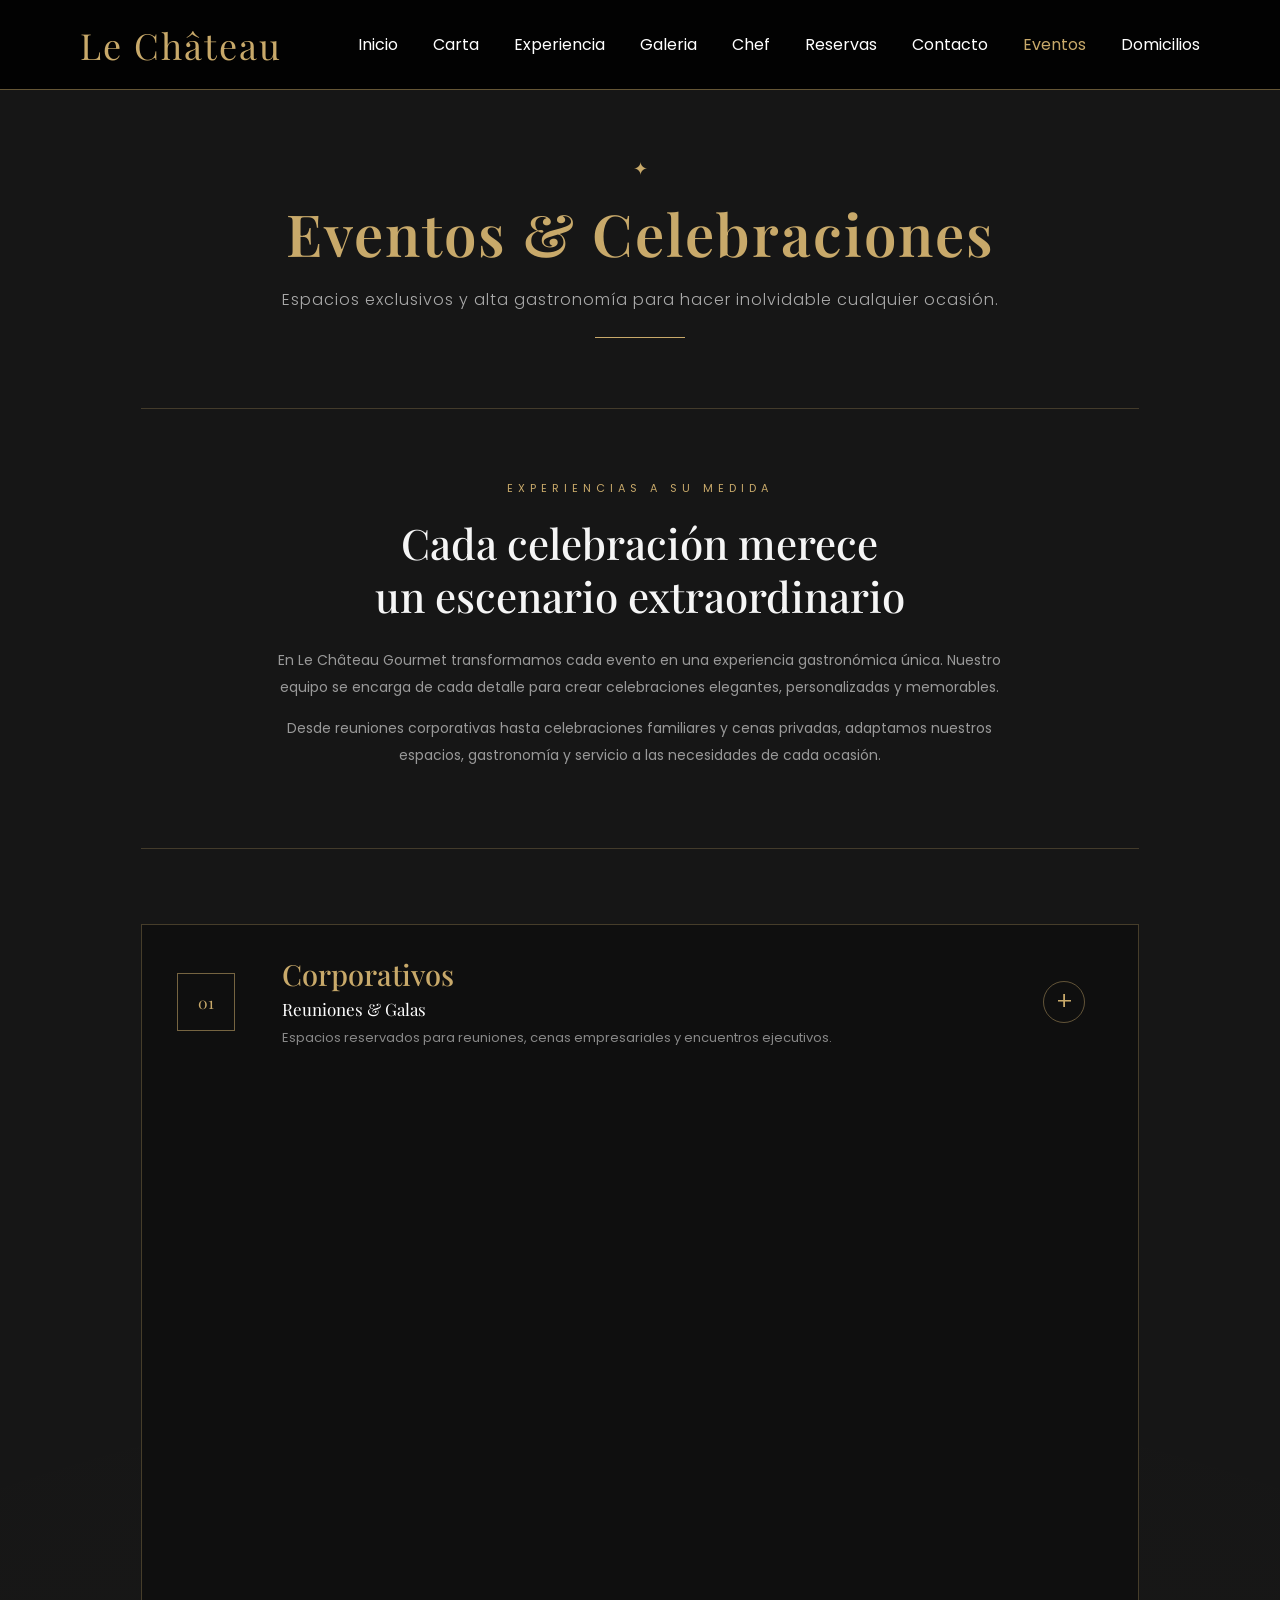
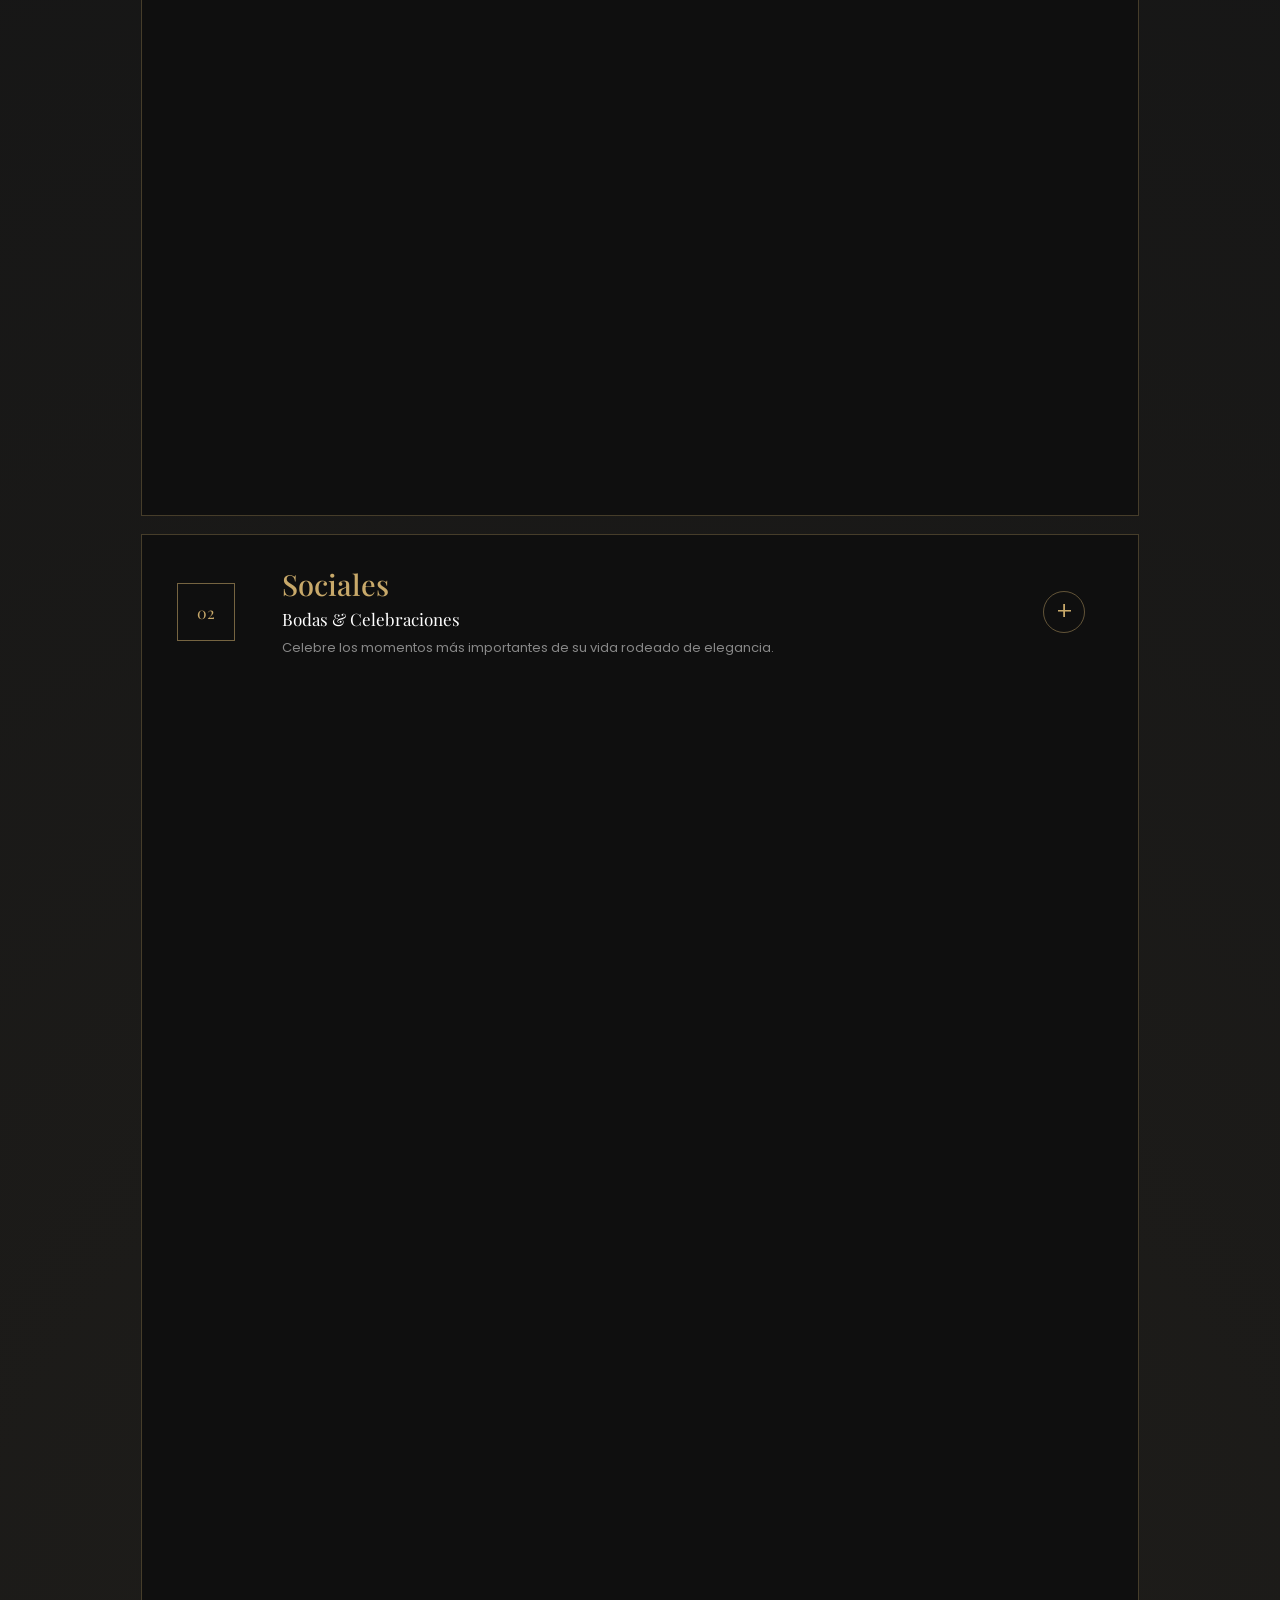
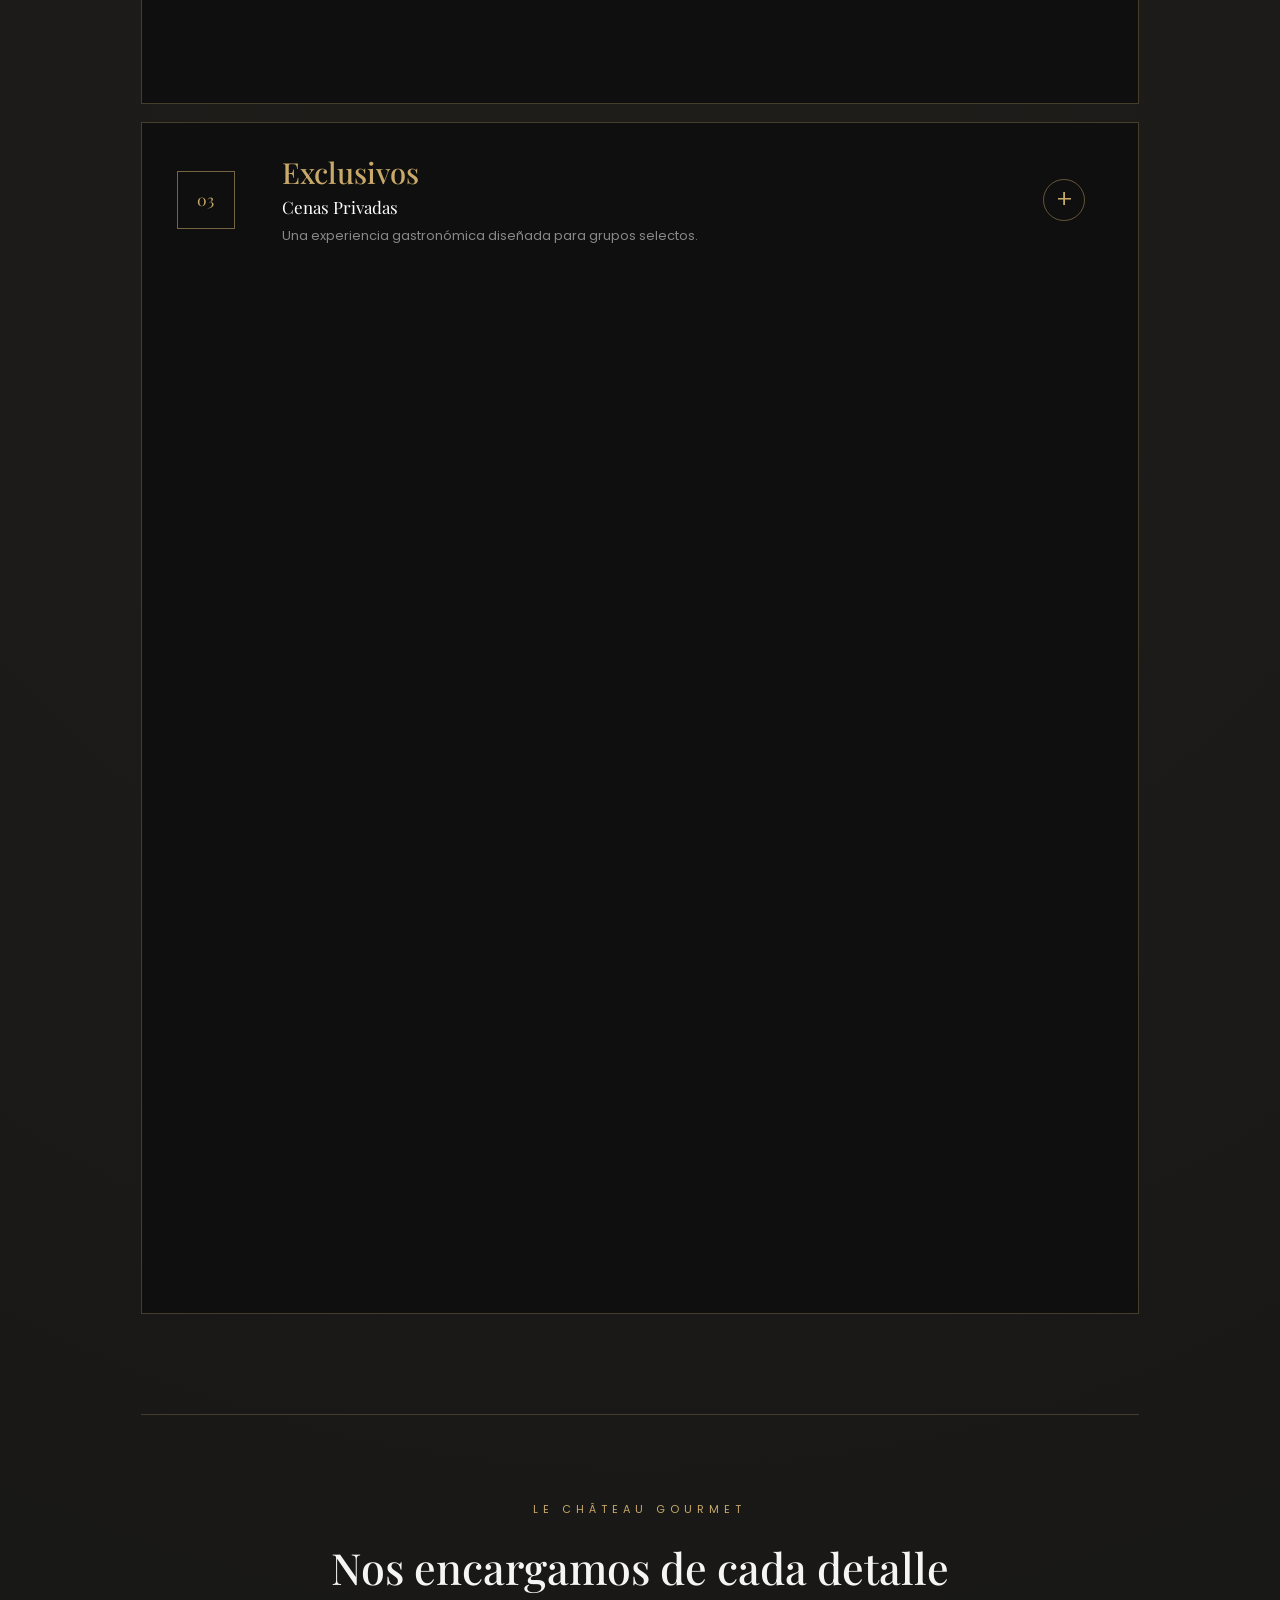
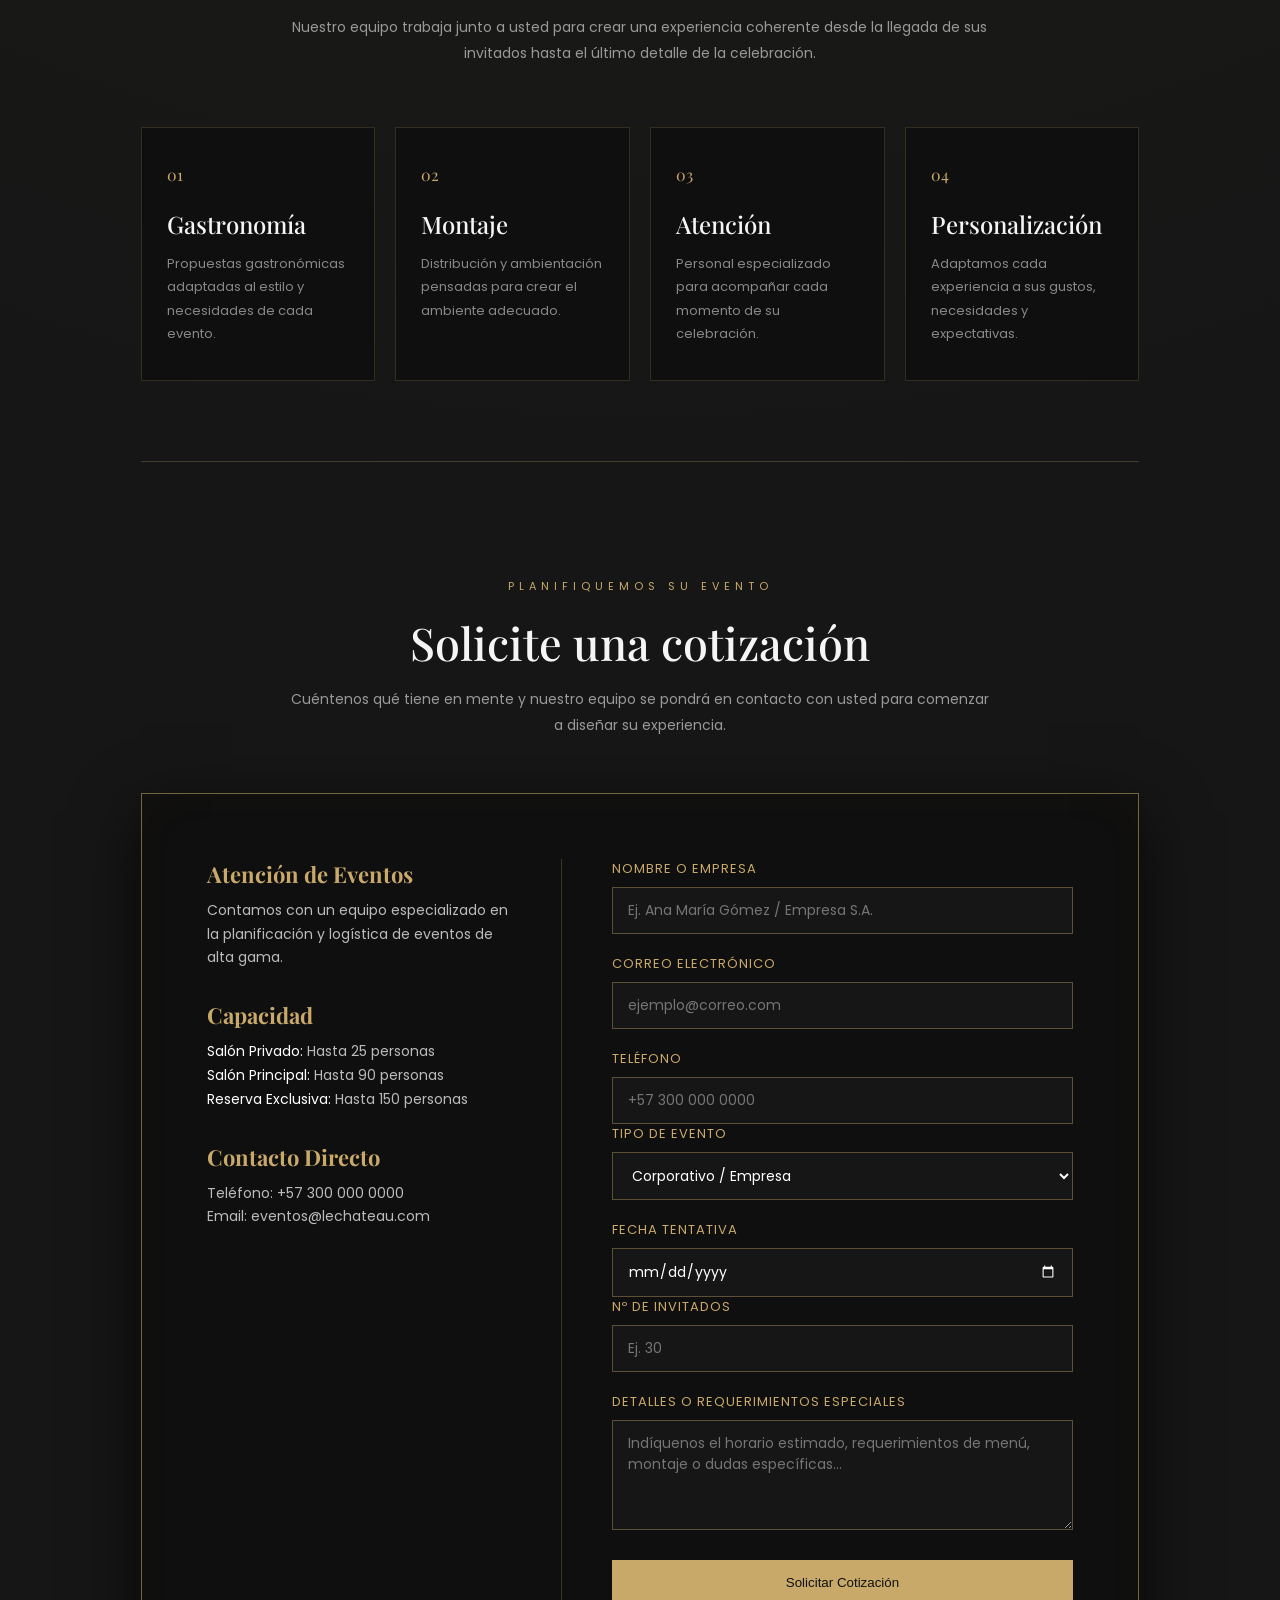
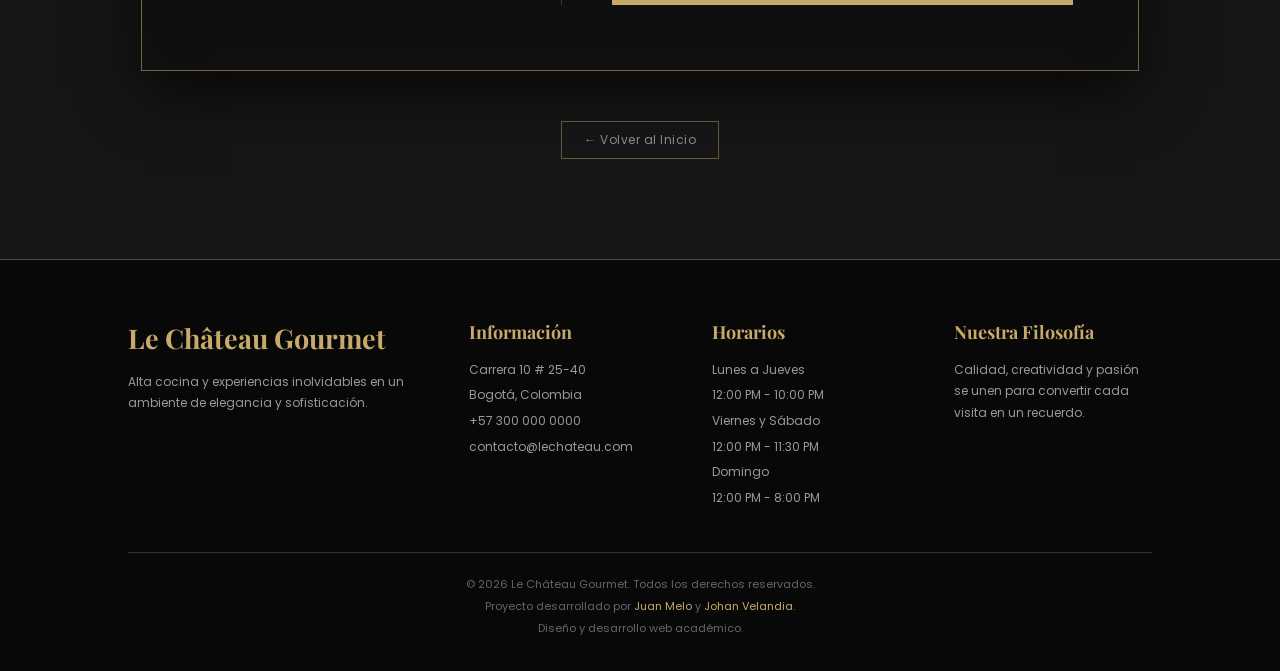
<file: eventos.html>
<!DOCTYPE html>
<html lang="es">

<head>
    <meta charset="UTF-8">
    <meta name="viewport" content="width=device-width, initial-scale=1.0">

    <title>Eventos Privados - Le Château Gourmet</title>

    <!-- =====================================================
         FUENTES
    ====================================================== -->

    <link
        href="https://fonts.googleapis.com/css2?family=Playfair+Display:wght@400;500;600;700&family=Poppins:wght@300;400;500;600&display=swap"
        rel="stylesheet"
    >

    <!-- =====================================================
         CSS PRINCIPAL
    ====================================================== -->

    <link rel="stylesheet" href="estilos.css">
</head>


<body>


    <!-- =====================================================
         NAVBAR
    ====================================================== -->

    <nav class="navbar">

        <div class="logo">
            Le Château
        </div>

        <ul class="menu">

            <li>
                <a href="index.html">
                    Inicio
                </a>
            </li>

            <li>
                <a href="carta.html">
                    Carta
                </a>
            </li>

            <li>
                <a href="experiencia.html">
                    Experiencia
                </a>
            </li>
            <li>
                    <a href="galeria.html">
                        
                    Galeria
                    </a>
                </li>


            <li>
                <a href="cheff.html">
                    Chef
                </a>
            </li>

            <li>
                <a href="reservas.html">
                    Reservas
                </a>
            </li>

            <li>
                <a href="contacto.html">
                    Contacto
                </a>
            </li>

            <li>
                <a href="eventos.html" class="activo">
                    Eventos
                </a>
            </li>
            
            <li>
                <a href="domicilios.html">
                    Domicilios
                </a>
            </li>

        </ul>

    </nav>


    <!-- =====================================================
         CONTENIDO PRINCIPAL
    ====================================================== -->

    <main class="eventos-seccion">


        <!-- =================================================
             ENCABEZADO
        ================================================== -->

        <header class="eventos-header">

            <span class="decoracion">
                ✦
            </span>

            <h1>
                Eventos & Celebraciones
            </h1>

            <p>
                Espacios exclusivos y alta gastronomía para hacer
                inolvidable cualquier ocasión.
            </p>

            <div class="linea-titulo"></div>

        </header>


        <!-- =================================================
             INTRODUCCIÓN
        ================================================== -->

        <section class="eventos-introduccion">

            <div class="eventos-introduccion-contenido">

                <span>
                    EXPERIENCIAS A SU MEDIDA
                </span>

                <h2>
                    Cada celebración merece<br>
                    un escenario extraordinario
                </h2>

                <p>
                    En Le Château Gourmet transformamos cada evento
                    en una experiencia gastronómica única. Nuestro
                    equipo se encarga de cada detalle para crear
                    celebraciones elegantes, personalizadas y
                    memorables.
                </p>

                <p>
                    Desde reuniones corporativas hasta celebraciones
                    familiares y cenas privadas, adaptamos nuestros
                    espacios, gastronomía y servicio a las necesidades
                    de cada ocasión.
                </p>

            </div>

        </section>


        <!-- =================================================
             TIPOS DE EVENTOS
        ================================================== -->

        <section class="eventos-tipos">


            <!-- =============================================
                 CORPORATIVOS
            ============================================== -->

            <article class="evento-panel">

                <button
                    class="evento-card"
                    type="button"
                    aria-expanded="false"
                    aria-controls="contenido-corporativo"
                    onclick="abrirEvento(this, 'contenido-corporativo')"
                >

                    <span class="evento-numero">
                        01
                    </span>

                    <div class="evento-card-contenido">

                        <h3>
                            Corporativos
                        </h3>

                        <h4>
                            Reuniones & Galas
                        </h4>

                        <p>
                            Espacios reservados para reuniones,
                            cenas empresariales y encuentros
                            ejecutivos.
                        </p>

                    </div>

                    <span class="evento-flecha">
                        +
                    </span>

                </button>


                <div
                    class="evento-desplegable"
                    id="contenido-corporativo"
                >

                    <div class="evento-imagen">

                        <img
                            src="img/evento-corporativo.jpg"
                            alt="Evento corporativo en Le Château Gourmet"
                        >

                        <div class="evento-imagen-overlay">

                            <span>
                                EXPERIENCIA CORPORATIVA
                            </span>

                            <h3>
                                Elegancia para sus grandes momentos
                            </h3>

                        </div>

                    </div>


                    <div class="evento-informacion">

                        <div class="evento-descripcion">

                            <span class="evento-etiqueta">
                                CORPORATIVO
                            </span>

                            <h3>
                                Reuniones que dejan una impresión
                            </h3>

                            <p>
                                Un ambiente sofisticado para reuniones
                                ejecutivas, cenas de negocios,
                                presentaciones, celebraciones
                                empresariales y lanzamientos.
                            </p>

                            <p>
                                Nuestro equipo adapta el espacio y
                                la propuesta gastronómica para que
                                cada encuentro tenga una identidad
                                propia.
                            </p>

                        </div>


                        <div class="evento-beneficios">

                            <h4>
                                Beneficios
                            </h4>

                            <ul>

                                <li>
                                    Salones privados y reservados
                                </li>

                                <li>
                                    Menús personalizados
                                </li>

                                <li>
                                    Atención especializada
                                </li>

                                <li>
                                    Montaje para reuniones
                                </li>

                                <li>
                                    Servicio gastronómico premium
                                </li>

                                <li>
                                    Organización personalizada
                                </li>

                            </ul>

                        </div>


                        <div class="evento-detalles">

                            <div>
                                <span>
                                    CAPACIDAD
                                </span>

                                <strong>
                                    Hasta 90 personas
                                </strong>
                            </div>

                            <div>
                                <span>
                                    IDEAL PARA
                                </span>

                                <strong>
                                    Empresas y equipos
                                </strong>
                            </div>

                        </div>

                    </div>

                </div>

            </article>


            <!-- =============================================
                 SOCIALES
            ============================================== -->

            <article class="evento-panel">

                <button
                    class="evento-card"
                    type="button"
                    aria-expanded="false"
                    aria-controls="contenido-social"
                    onclick="abrirEvento(this, 'contenido-social')"
                >

                    <span class="evento-numero">
                        02
                    </span>

                    <div class="evento-card-contenido">

                        <h3>
                            Sociales
                        </h3>

                        <h4>
                            Bodas & Celebraciones
                        </h4>

                        <p>
                            Celebre los momentos más importantes
                            de su vida rodeado de elegancia.
                        </p>

                    </div>

                    <span class="evento-flecha">
                        +
                    </span>

                </button>


                <div
                    class="evento-desplegable"
                    id="contenido-social"
                >

                    <div class="evento-imagen">

                        <img
                            src="img/evento-social.jpg"
                            alt="Celebración social en Le Château Gourmet"
                        >

                        <div class="evento-imagen-overlay">

                            <span>
                                CELEBRACIONES SOCIALES
                            </span>

                            <h3>
                                Momentos que merecen ser recordados
                            </h3>

                        </div>

                    </div>


                    <div class="evento-informacion">

                        <div class="evento-descripcion">

                            <span class="evento-etiqueta">
                                SOCIAL
                            </span>

                            <h3>
                                Celebre cada instante
                            </h3>

                            <p>
                                Diseñamos celebraciones especiales
                                para bodas, aniversarios, cumpleaños
                                y reuniones familiares que merecen
                                convertirse en recuerdos inolvidables.
                            </p>

                            <p>
                                Cada detalle puede adaptarse a sus
                                gustos, desde el menú hasta la
                                decoración y distribución del espacio.
                            </p>

                        </div>


                        <div class="evento-beneficios">

                            <h4>
                                Beneficios
                            </h4>

                            <ul>

                                <li>
                                    Decoración personalizada
                                </li>

                                <li>
                                    Menús diseñados para la ocasión
                                </li>

                                <li>
                                    Ambientación elegante
                                </li>

                                <li>
                                    Atención durante todo el evento
                                </li>

                                <li>
                                    Diferentes opciones de montaje
                                </li>

                                <li>
                                    Espacios para fotografía
                                </li>

                            </ul>

                        </div>


                        <div class="evento-detalles">

                            <div>
                                <span>
                                    CAPACIDAD
                                </span>

                                <strong>
                                    Hasta 90 personas
                                </strong>
                            </div>

                            <div>
                                <span>
                                    IDEAL PARA
                                </span>

                                <strong>
                                    Bodas y celebraciones
                                </strong>
                            </div>

                        </div>

                    </div>

                </div>

            </article>


            <!-- =============================================
                 EXCLUSIVOS
            ============================================== -->

            <article class="evento-panel">

                <button
                    class="evento-card"
                    type="button"
                    aria-expanded="false"
                    aria-controls="contenido-exclusivo"
                    onclick="abrirEvento(this, 'contenido-exclusivo')"
                >

                    <span class="evento-numero">
                        03
                    </span>

                    <div class="evento-card-contenido">

                        <h3>
                            Exclusivos
                        </h3>

                        <h4>
                            Cenas Privadas
                        </h4>

                        <p>
                            Una experiencia gastronómica diseñada
                            para grupos selectos.
                        </p>

                    </div>

                    <span class="evento-flecha">
                        +
                    </span>

                </button>


                <div
                    class="evento-desplegable"
                    id="contenido-exclusivo"
                >

                    <div class="evento-imagen">

                        <img
                            src="img/evento-exclusivo.jpg"
                            alt="Cena privada gourmet en Le Château"
                        >

                        <div class="evento-imagen-overlay">

                            <span>
                                EXPERIENCIA EXCLUSIVA
                            </span>

                            <h3>
                                Alta gastronomía en un ambiente privado
                            </h3>

                        </div>

                    </div>


                    <div class="evento-informacion">

                        <div class="evento-descripcion">

                            <span class="evento-etiqueta">
                                EXCLUSIVO
                            </span>

                            <h3>
                                Una experiencia creada para usted
                            </h3>

                            <p>
                                Para quienes buscan privacidad y una
                                experiencia gastronómica diferente,
                                ofrecemos cenas privadas acompañadas
                                de propuestas creadas especialmente
                                por nuestro chef.
                            </p>

                            <p>
                                Cada experiencia puede incorporar
                                degustaciones, maridajes y un servicio
                                personalizado para grupos selectos.
                            </p>

                        </div>


                        <div class="evento-beneficios">

                            <h4>
                                Beneficios
                            </h4>

                            <ul>

                                <li>
                                    Salón privado
                                </li>

                                <li>
                                    Menú degustación personalizado
                                </li>

                                <li>
                                    Atención especial del chef
                                </li>

                                <li>
                                    Opciones de maridaje
                                </li>

                                <li>
                                    Servicio personalizado
                                </li>

                                <li>
                                    Experiencia gastronómica privada
                                </li>

                            </ul>

                        </div>


                        <div class="evento-detalles">

                            <div>
                                <span>
                                    CAPACIDAD
                                </span>

                                <strong>
                                    Hasta 25 personas
                                </strong>
                            </div>

                            <div>
                                <span>
                                    IDEAL PARA
                                </span>

                                <strong>
                                    Cenas privadas
                                </strong>
                            </div>

                        </div>

                    </div>

                </div>

            </article>

        </section>


        <!-- =================================================
             EXPERIENCIA COMPLETA
        ================================================== -->

        <section class="eventos-experiencia">

            <div class="eventos-experiencia-contenido">

                <span>
                    LE CHÂTEAU GOURMET
                </span>

                <h2>
                    Nos encargamos de cada detalle
                </h2>

                <p>
                    Nuestro equipo trabaja junto a usted para
                    crear una experiencia coherente desde la
                    llegada de sus invitados hasta el último
                    detalle de la celebración.
                </p>

            </div>


            <div class="eventos-servicios">

                <div class="servicio-evento">

                    <span>
                        01
                    </span>

                    <h3>
                        Gastronomía
                    </h3>

                    <p>
                        Propuestas gastronómicas adaptadas al
                        estilo y necesidades de cada evento.
                    </p>

                </div>


                <div class="servicio-evento">

                    <span>
                        02
                    </span>

                    <h3>
                        Montaje
                    </h3>

                    <p>
                        Distribución y ambientación pensadas
                        para crear el ambiente adecuado.
                    </p>

                </div>


                <div class="servicio-evento">

                    <span>
                        03
                    </span>

                    <h3>
                        Atención
                    </h3>

                    <p>
                        Personal especializado para acompañar
                        cada momento de su celebración.
                    </p>

                </div>


                <div class="servicio-evento">

                    <span>
                        04
                    </span>

                    <h3>
                        Personalización
                    </h3>

                    <p>
                        Adaptamos cada experiencia a sus gustos,
                        necesidades y expectativas.
                    </p>

                </div>

            </div>

        </section>


        <!-- =================================================
             FORMULARIO DE COTIZACIÓN
        ================================================== -->

        <section class="eventos-cotizacion">

            <header class="eventos-cotizacion-header">

                <span>
                    PLANIFIQUEMOS SU EVENTO
                </span>

                <h2>
                    Solicite una cotización
                </h2>

                <p>
                    Cuéntenos qué tiene en mente y nuestro equipo
                    se pondrá en contacto con usted para comenzar
                    a diseñar su experiencia.
                </p>

            </header>


            <div class="contacto-box eventos-box">


                <!-- =========================================
                     INFORMACIÓN
                ========================================== -->

                <div class="contacto-info">

                    <div class="info-grupo">

                        <h3>
                            Atención de Eventos
                        </h3>

                        <p>
                            Contamos con un equipo especializado
                            en la planificación y logística de
                            eventos de alta gama.
                        </p>

                    </div>


                    <div class="info-grupo">

                        <h3>
                            Capacidad
                        </h3>

                        <p>
                            <strong>
                                Salón Privado:
                            </strong>
                            Hasta 25 personas
                        </p>

                        <p>
                            <strong>
                                Salón Principal:
                            </strong>
                            Hasta 90 personas
                        </p>

                        <p>
                            <strong>
                                Reserva Exclusiva:
                            </strong>
                            Hasta 150 personas
                        </p>

                    </div>


                    <div class="info-grupo">

                        <h3>
                            Contacto Directo
                        </h3>

                        <p>
                            Teléfono: +57 300 000 0000
                        </p>

                        <p>
                            Email: eventos@lechateau.com
                        </p>

                    </div>

                </div>


                <!-- =========================================
                     FORMULARIO
                ========================================== -->

                <form
                    class="contacto-formulario"
                    action="#"
                    method="POST"
                >

                    <div class="form-grupo">

                        <label for="nombre">
                            Nombre o Empresa
                        </label>

                        <input
                            type="text"
                            id="nombre"
                            name="nombre"
                            placeholder="Ej. Ana María Gómez / Empresa S.A."
                            required
                        >

                    </div>


                    <div class="form-grupo">

                        <label for="correo">
                            Correo Electrónico
                        </label>

                        <input
                            type="email"
                            id="correo"
                            name="correo"
                            placeholder="ejemplo@correo.com"
                            required
                        >

                    </div>


                    <div class="form-row">

                        <div class="form-grupo">

                            <label for="telefono">
                                Teléfono
                            </label>

                            <input
                                type="tel"
                                id="telefono"
                                name="telefono"
                                placeholder="+57 300 000 0000"
                                required
                            >

                        </div>


                        <div class="form-grupo">

                            <label for="tipo-evento">
                                Tipo de Evento
                            </label>

                            <select
                                id="tipo-evento"
                                name="tipo-evento"
                            >

                                <option value="corporativo">
                                    Corporativo / Empresa
                                </option>

                                <option value="boda">
                                    Boda / Aniversario
                                </option>

                                <option value="cumpleanos">
                                    Cumpleaños / Celebración
                                </option>

                                <option value="privado">
                                    Cena Privada Gourmet
                                </option>

                            </select>

                        </div>

                    </div>


                    <div class="form-row">

                        <div class="form-grupo">

                            <label for="fecha">
                                Fecha Tentativa
                            </label>

                            <input
                                type="date"
                                id="fecha"
                                name="fecha"
                                required
                            >

                        </div>


                        <div class="form-grupo">

                            <label for="invitados">
                                Nº de Invitados
                            </label>

                            <input
                                type="number"
                                id="invitados"
                                name="invitados"
                                min="10"
                                placeholder="Ej. 30"
                                required
                            >

                        </div>

                    </div>


                    <div class="form-grupo">

                        <label for="detalles">
                            Detalles o Requerimientos Especiales
                        </label>

                        <textarea
                            id="detalles"
                            name="detalles"
                            rows="4"
                            placeholder="Indíquenos el horario estimado, requerimientos de menú, montaje o dudas específicas..."
                        ></textarea>

                    </div>


                    <button
                        type="submit"
                        class="btn btn2 btn-enviar"
                    >
                        Solicitar Cotización
                    </button>

                </form>

            </div>

        </section>


        <!-- =================================================
             VOLVER
        ================================================== -->

        <div class="volver-inicio">

            <a href="index.html">
                ← Volver al Inicio
            </a>

        </div>

    </main>


    <!-- =====================================================
         FOOTER
    ====================================================== -->

    <footer>

        <div class="footer-contenido">


            <div class="footer-columna">

                <h3>
                    Le Château Gourmet
                </h3>

                <p>
                    Alta cocina y experiencias inolvidables
                    en un ambiente de elegancia y sofisticación.
                </p>

            </div>


            <div class="footer-columna">

                <h4>
                    Información
                </h4>

                <p>
                    Carrera 10 # 25-40
                </p>

                <p>
                    Bogotá, Colombia
                </p>

                <p>
                    +57 300 000 0000
                </p>

                <p>
                    contacto@lechateau.com
                </p>

            </div>


            <div class="footer-columna">

                <h4>
                    Horarios
                </h4>

                <p>
                    Lunes a Jueves
                </p>

                <p>
                    12:00 PM - 10:00 PM
                </p>

                <p>
                    Viernes y Sábado
                </p>

                <p>
                    12:00 PM - 11:30 PM
                </p>

                <p>
                    Domingo
                </p>

                <p>
                    12:00 PM - 8:00 PM
                </p>

            </div>


            <div class="footer-columna">

                <h4>
                    Nuestra Filosofía
                </h4>

                <p>
                    Calidad, creatividad y pasión se unen
                    para convertir cada visita en un recuerdo.
                </p>

            </div>

        </div>


        <div class="footer-linea"></div>


        <div class="creditos">

            <p>
                © 2026 Le Château Gourmet.
                Todos los derechos reservados.
            </p>

            <p>
                Proyecto desarrollado por
                <strong>Juan Melo</strong>
                y
                <strong>Johan Velandia</strong>.
            </p>

            <p>
                Diseño y desarrollo web académico.
            </p>

        </div>

    </footer>


    <!-- =====================================================
         JAVASCRIPT - EVENTOS DESPLEGABLES
    ====================================================== -->

    <script>

        function abrirEvento(boton, idContenido){

            const paneles =
                document.querySelectorAll(".evento-desplegable");

            const botones =
                document.querySelectorAll(".evento-card");


            const contenido =
                document.getElementById(idContenido);


            const yaAbierto =
                contenido.classList.contains("abierto");


            /* Cerrar todos los paneles */

            paneles.forEach(function(panel){

                panel.classList.remove("abierto");

            });


            /* Reiniciar botones */

            botones.forEach(function(btn){

                btn.classList.remove("activo");

                btn.setAttribute(
                    "aria-expanded",
                    "false"
                );

            });


            /* Si no estaba abierto, abrirlo */

            if(!yaAbierto){

                contenido.classList.add("abierto");

                boton.classList.add("activo");

                boton.setAttribute(
                    "aria-expanded",
                    "true"
                );


                /* Desplazamiento suave */

                setTimeout(function(){

                    contenido.scrollIntoView({
                        behavior:"smooth",
                        block:"nearest"
                    });

                },100);

            }

        }


        /* =================================================
           FORMULARIO
        ================================================== */

        const formulario =
            document.querySelector(".eventos-box form");


        if(formulario){

            formulario.addEventListener(
                "submit",
                function(event){

                    event.preventDefault();

                    alert(
                        "Solicitud recibida. Nuestro equipo de eventos se pondrá en contacto contigo."
                    );

                    formulario.reset();

                }
            );

        }

    </script>


</body>

</html>
</file>
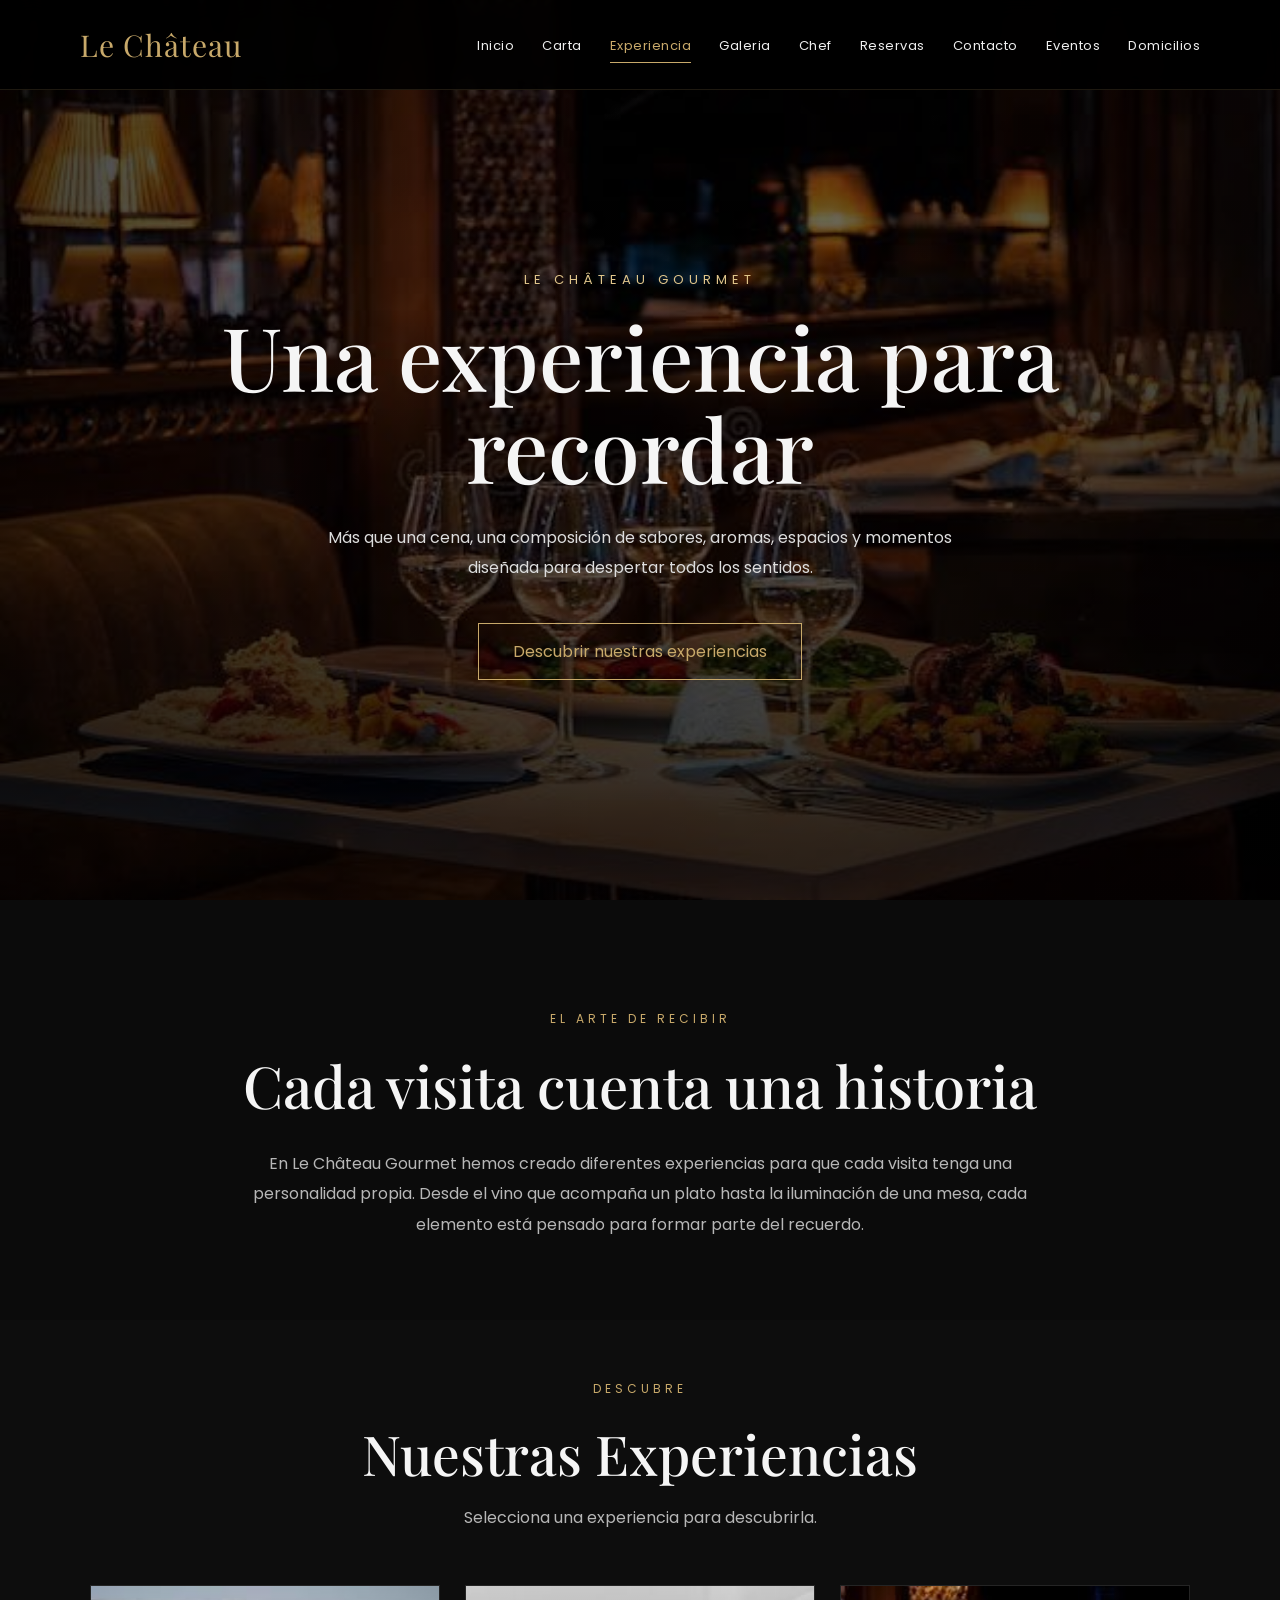
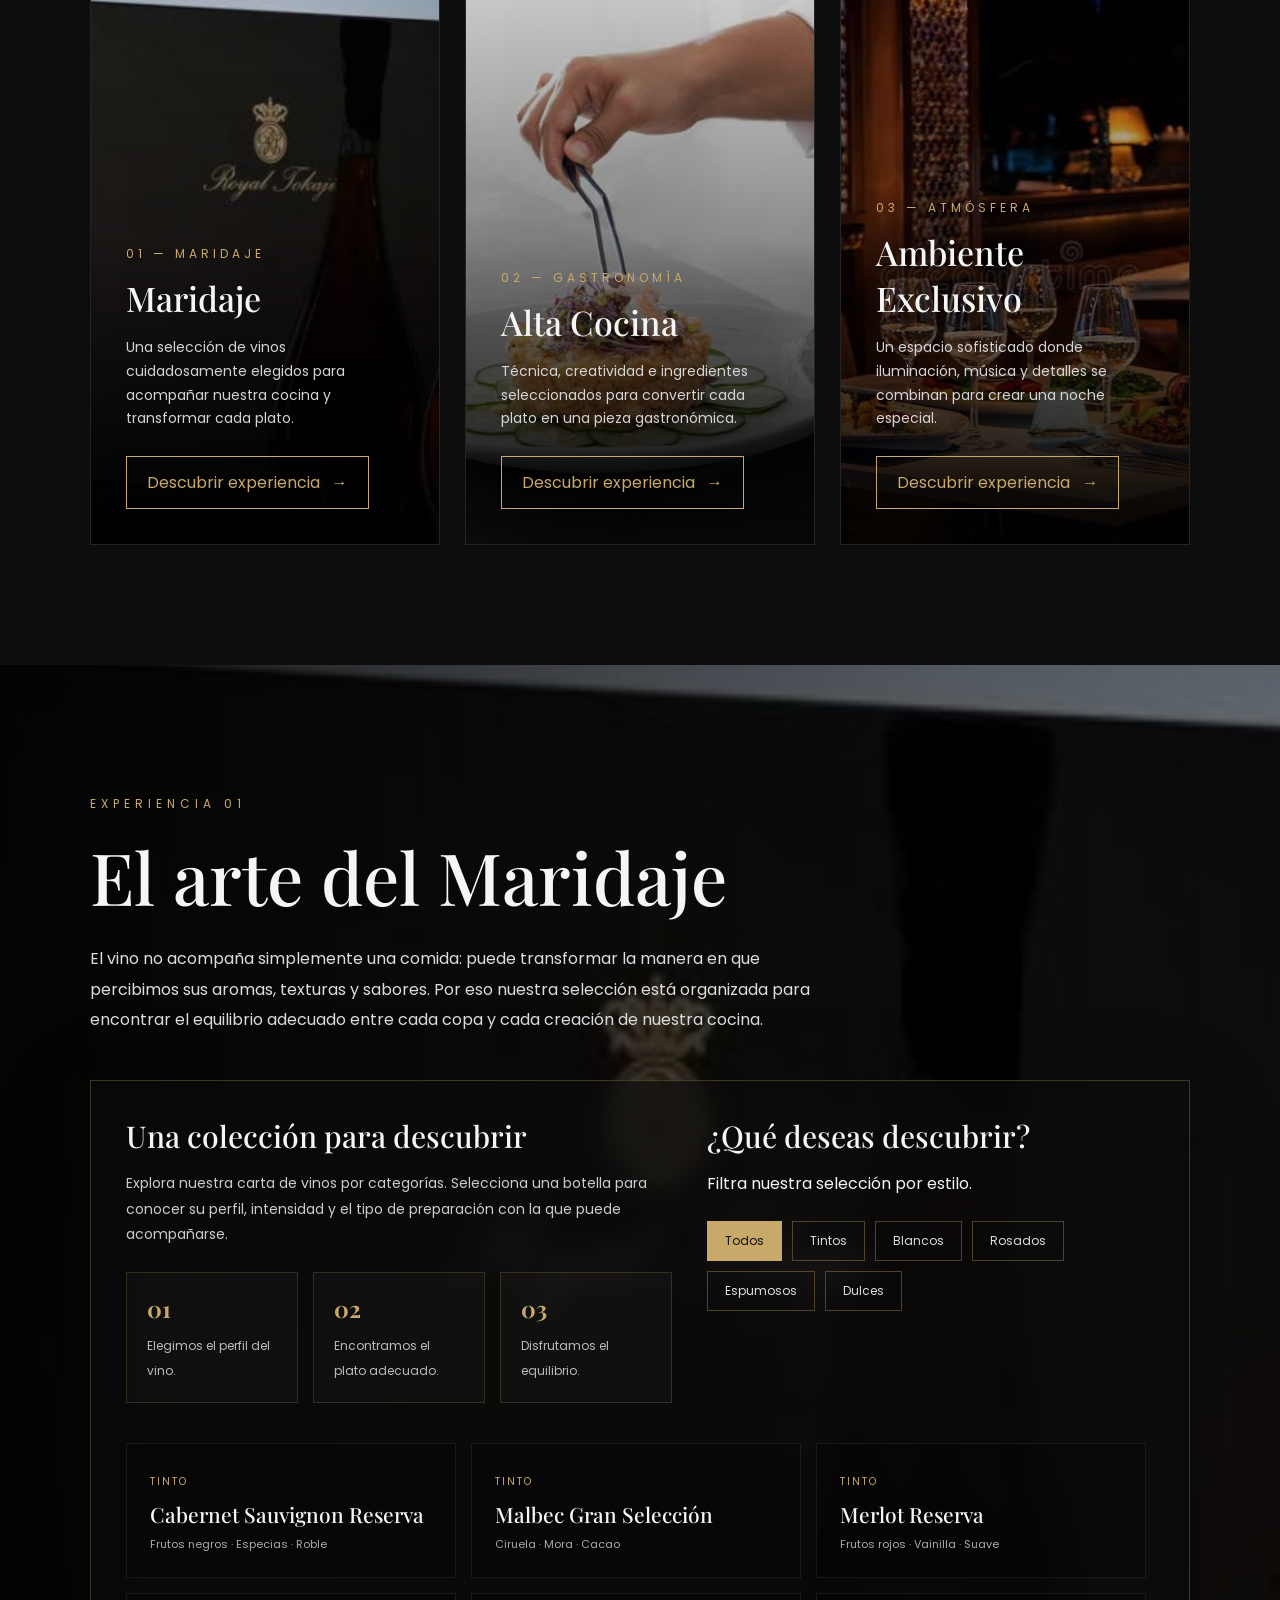
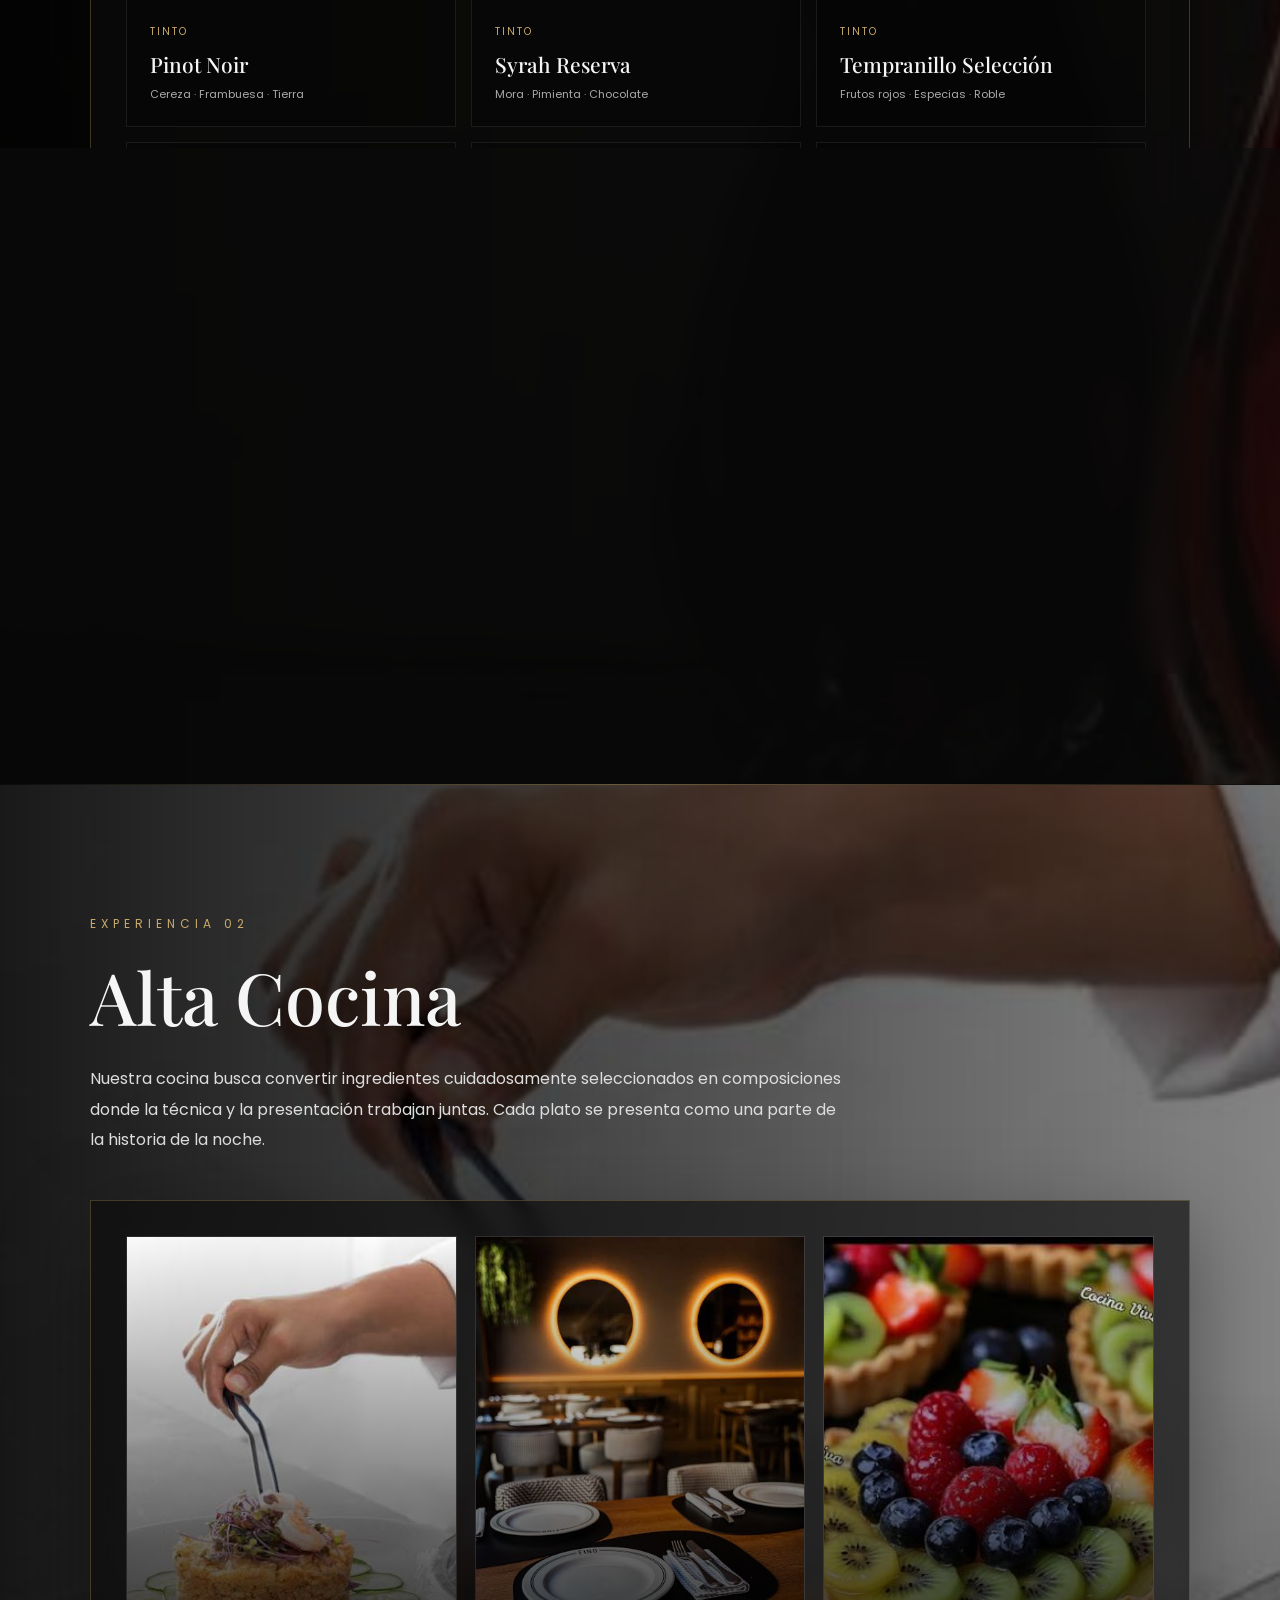
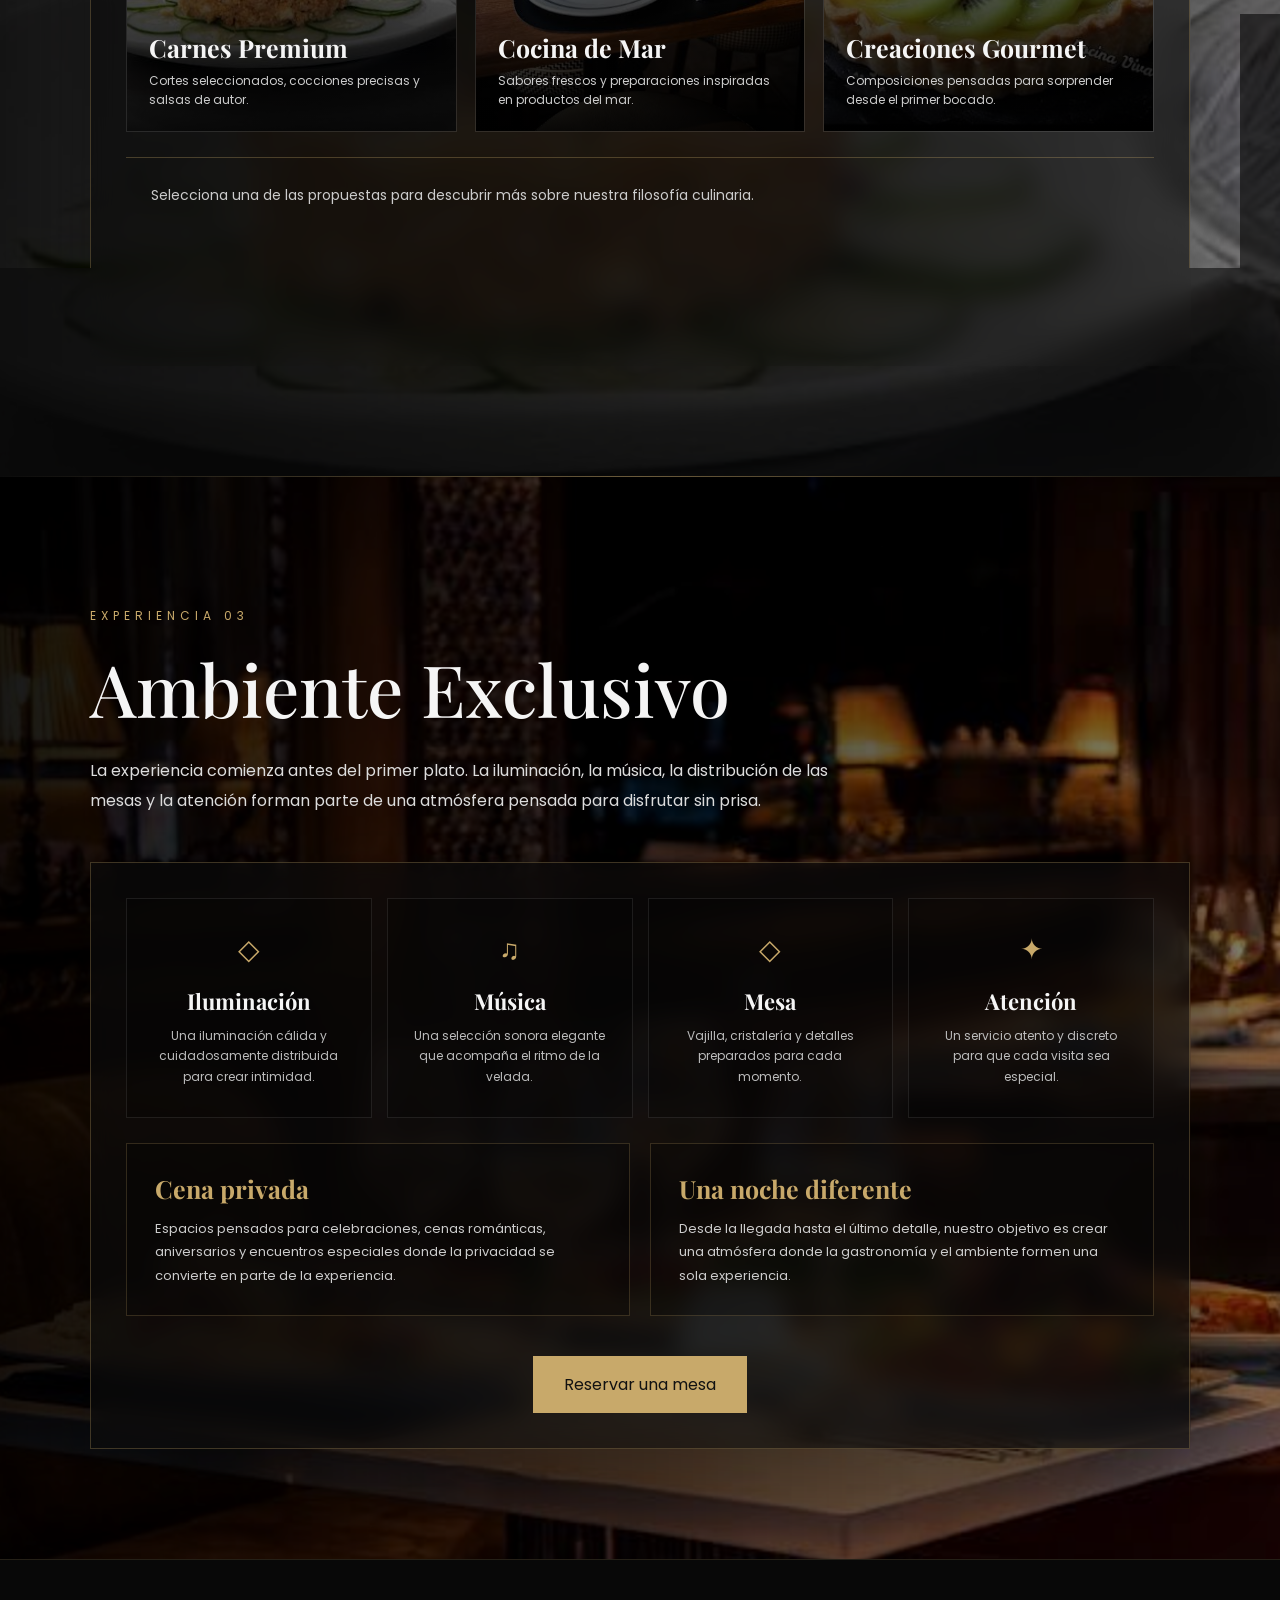
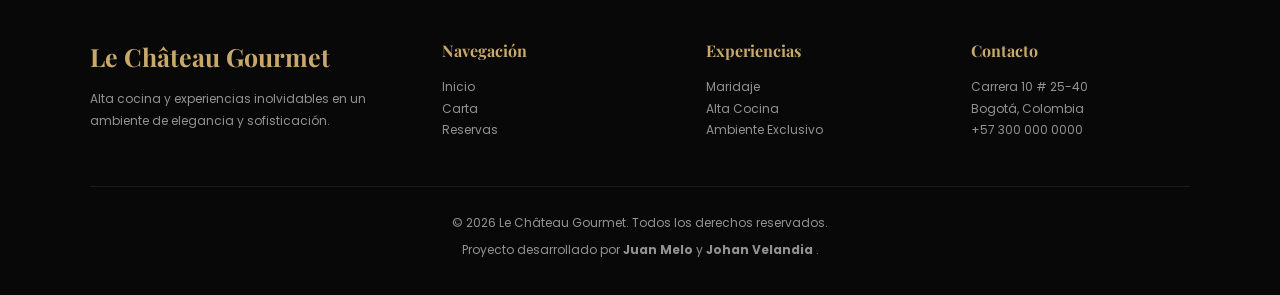
<file: experiencia.html>
<!DOCTYPE html>
<html lang="es">

<head>

    <meta charset="UTF-8">

    <meta
        name="viewport"
        content="width=device-width, initial-scale=1.0"
    >

    <title>Experiencias | Le Château Gourmet</title>

    <link
        href="https://fonts.googleapis.com/css2?family=Playfair+Display:wght@400;500;600;700&family=Poppins:wght@300;400;500;600&display=swap"
        rel="stylesheet"
    >

    <style>

        /* =====================================================
           VARIABLES
        ====================================================== */

        :root {

            --negro: #0b0b0b;
            --negro-suave: #111111;
            --blanco: #f5f5f5;

            --dorado: #c8a96a;
            --dorado-claro: #e0c58b;

            --gris: #b7b7b7;

            --vidrio: rgba(10, 10, 10, 0.68);

            --borde: rgba(200, 169, 106, 0.35);

            --transicion: 0.4s ease;

        }


        /* =====================================================
           RESET
        ====================================================== */

        * {

            margin: 0;
            padding: 0;

            box-sizing: border-box;

        }


        html {

            scroll-behavior: smooth;

            overflow-x: hidden;

        }


        body {

            font-family: "Poppins", sans-serif;

            background: var(--negro);

            color: var(--blanco);

            overflow-x: hidden;

        }


        a {

            text-decoration: none;

            color: inherit;

        }


        button {

            font-family: inherit;

        }


        img {

            max-width: 100%;

            display: block;

        }


        /* =====================================================
           NAVBAR
        ====================================================== */

        .navbar {

            position: fixed;

            top: 0;
            left: 0;

            width: 100%;

            height: 90px;

            padding: 0 80px;

            display: flex;

            align-items: center;

            justify-content: space-between;

            background: rgba(0, 0, 0, 0.90);

            backdrop-filter: blur(10px);

            -webkit-backdrop-filter: blur(10px);

            border-bottom:
                1px solid
                rgba(200, 169, 106, 0.15);

            z-index: 1000;

        }


        .logo {

            font-family: "Playfair Display", serif;

            font-size: 30px;

            color: var(--dorado);

            letter-spacing: 1px;

            white-space: nowrap;

        }


        .menu {

            display: flex;

            align-items: center;

            gap: 28px;

            list-style: none;

        }


        .menu a {

            position: relative;

            color: #eeeeee;

            font-size: 13px;

            letter-spacing: 0.5px;

            transition: var(--transicion);

            white-space: nowrap;

        }


        .menu a::after {

            content: "";

            position: absolute;

            left: 0;

            bottom: -8px;

            width: 0;

            height: 1px;

            background: var(--dorado);

            transition: var(--transicion);

        }


        .menu a:hover,
        .menu a.activo {

            color: var(--dorado);

        }


        .menu a:hover::after,
        .menu a.activo::after {

            width: 100%;

        }


        /* =====================================================
           HERO
        ====================================================== */

        .hero {

            min-height: 100vh;

            position: relative;

            display: flex;

            align-items: center;

            justify-content: center;

            text-align: center;

            padding: 130px 30px 80px;

            background-image:

                linear-gradient(
                    rgba(0, 0, 0, 0.42),
                    rgba(0, 0, 0, 0.78)
                ),

                url("img/galeria2.jpg");

            background-size: cover;

            background-position: center;

            overflow: hidden;

        }


        .hero::before {

            content: "";

            position: absolute;

            inset: 0;

            background:

                radial-gradient(
                    circle at center,
                    transparent 10%,
                    rgba(0, 0, 0, 0.42) 85%
                );

            pointer-events: none;

        }


        .hero-content {

            position: relative;

            z-index: 2;

            max-width: 900px;

            animation: heroEntrada 1.2s ease both;

        }


        @keyframes heroEntrada {

            from {

                opacity: 0;

                transform:
                    translateY(35px);

            }

            to {

                opacity: 1;

                transform:
                    translateY(0);

            }

        }


        .hero-subtitle {

            display: block;

            margin-bottom: 20px;

            color: var(--dorado-claro);

            font-size: 13px;

            letter-spacing: 5px;

            text-transform: uppercase;

        }


        .hero h1 {

            font-family: "Playfair Display", serif;

            font-size: clamp(48px, 7vw, 88px);

            font-weight: 500;

            line-height: 1.05;

            margin-bottom: 28px;

        }


        .hero p {

            max-width: 680px;

            margin: auto;

            color: #dddddd;

            line-height: 1.9;

            font-size: 16px;

        }


        .hero-button {

            display: inline-flex;

            margin-top: 40px;

            padding: 15px 34px;

            border: 1px solid var(--dorado);

            color: var(--dorado);

            transition: var(--transicion);

        }


        .hero-button:hover {

            background: var(--dorado);

            color: #111;

        }


        /* =====================================================
           INTRO
        ====================================================== */

        .intro {

            padding: 110px 8% 80px;

            text-align: center;

            background: var(--negro);

        }


        .eyebrow {

            color: var(--dorado);

            text-transform: uppercase;

            letter-spacing: 4px;

            font-size: 12px;

            margin-bottom: 18px;

        }


        .intro h2 {

            font-family: "Playfair Display", serif;

            font-size: clamp(35px, 5vw, 58px);

            font-weight: 500;

            margin-bottom: 25px;

        }


        .intro p {

            max-width: 800px;

            margin: auto;

            color: var(--gris);

            line-height: 1.9;

        }


        /* =====================================================
           NUESTRAS EXPERIENCIAS
        ====================================================== */

        .experiencias {

            padding: 60px 7% 120px;

            background: #0d0d0d;

        }


        .section-title {

            text-align: center;

            margin-bottom: 55px;

        }


        .section-title h2 {

            font-family: "Playfair Display", serif;

            font-size: clamp(35px, 5vw, 55px);

            font-weight: 500;

        }


        .section-title p {

            color: var(--gris);

            margin-top: 15px;

        }


        .experiencias-grid {

            max-width: 1250px;

            margin: auto;

            display: grid;

            grid-template-columns:
                repeat(3, 1fr);

            gap: 25px;

        }


        /* =====================================================
           TARJETAS
        ====================================================== */

        .experiencia-card {

            position: relative;

            min-height: 560px;

            overflow: hidden;

            border:
                1px solid
                rgba(255, 255, 255, 0.08);

            background: #111;

        }


        .experiencia-card img {

            position: absolute;

            inset: 0;

            width: 100%;

            height: 100%;

            object-fit: cover;

            transition:
                transform 0.8s ease,
                filter 0.8s ease;

        }


        .experiencia-card:hover img {

            transform: scale(1.08);

            filter: brightness(0.85);

        }


        .card-overlay {

            position: absolute;

            inset: 0;

            background:

                linear-gradient(
                    to top,
                    rgba(0, 0, 0, 0.95) 5%,
                    rgba(0, 0, 0, 0.45) 55%,
                    rgba(0, 0, 0, 0.18)
                );

        }


        .card-content {

            position: absolute;

            left: 35px;

            right: 35px;

            bottom: 35px;

            z-index: 2;

        }


        .card-number {

            color: var(--dorado);

            font-size: 12px;

            letter-spacing: 4px;

            margin-bottom: 12px;

        }


        .card-content h3 {

            font-family: "Playfair Display", serif;

            font-size: 34px;

            font-weight: 500;

            margin-bottom: 15px;

        }


        .card-content p {

            color: #d4d4d4;

            font-size: 14px;

            line-height: 1.7;

            margin-bottom: 25px;

        }


        .descubrir-btn {

            display: inline-flex;

            align-items: center;

            gap: 12px;

            padding: 13px 20px;

            background: transparent;

            border:
                1px solid
                var(--dorado);

            color: var(--dorado);

            cursor: pointer;

            transition: var(--transicion);

        }


        .descubrir-btn span {

            transition:
                transform var(--transicion);

        }


        .descubrir-btn:hover {

            background: var(--dorado);

            color: #111;

        }


        .descubrir-btn:hover span {

            transform:
                translateX(5px);

        }


        /* =====================================================
           DETALLE DE EXPERIENCIAS

           IMPORTANTE:
           El fondo ya NO cambia directamente mediante
           background-image.

           Ahora usamos ::after para poder animar:
           - opacidad
           - zoom
           - desenfoque
           - brillo
        ====================================================== */

        .detalle-experiencia {

            position: relative;

            min-height: 100vh;

            padding: 130px 7% 110px;

            display: flex;

            align-items: center;

            overflow: hidden;

            isolation: isolate;

            background: #080808;

            scroll-margin-top: 20px;

        }


        /* =====================================================
           FOTOGRAFÍA DE FONDO
        ====================================================== */

        .detalle-experiencia::after {

            content: "";

            position: absolute;

            inset: -20px;

            z-index: -2;

            background-size: cover;

            background-position: center;

            background-repeat: no-repeat;

            transform: scale(1.04);

            animation:
                fondoEntrada
                1.4s
                cubic-bezier(.22, .61, .36, 1)
                both;

            will-change:
                opacity,
                transform,
                filter;

        }


        /* =====================================================
           CAPA OSCURA
        ====================================================== */

        .detalle-experiencia::before {

            content: "";

            position: absolute;

            inset: 0;

            z-index: -1;

            background:

                linear-gradient(
                    90deg,
                    rgba(0, 0, 0, 0.90) 0%,
                    rgba(0, 0, 0, 0.70) 45%,
                    rgba(0, 0, 0, 0.48) 100%
                );

            pointer-events: none;

        }


        /* =====================================================
           IMÁGENES
        ====================================================== */

        .detalle-maridaje::after {

            background-image:
                url("img/vino.jpg");

        }


        .detalle-cocina::after {

            background-image:
                url("img/galeria1.jpg");

        }


        .detalle-ambiente::after {

            background-image:
                url("img/galeria2.jpg");

        }


        /* =====================================================
           ENTRADA NORMAL DEL FONDO
        ====================================================== */

        @keyframes fondoEntrada {

            0% {

                opacity: 0;

                transform:
                    scale(1.10);

                filter:
                    brightness(0.55)
                    blur(7px);

            }

            35% {

                opacity: 0.35;

            }

            65% {

                opacity: 0.75;

                filter:
                    brightness(0.80)
                    blur(3px);

            }

            100% {

                opacity: 1;

                transform:
                    scale(1.04);

                filter:
                    brightness(1)
                    blur(0);

            }

        }


        /* =====================================================
           TRANSICIÓN CUANDO SE SELECCIONA EXPERIENCIA
        ====================================================== */

        .detalle-experiencia.transicionando::after {

            animation:

                cambioFondo
                1.35s
                cubic-bezier(.22, .61, .36, 1)
                both;

        }


        @keyframes cambioFondo {

            0% {

                opacity: 0;

                transform:
                    scale(1.10);

                filter:
                    blur(9px)
                    brightness(0.50);

            }

            25% {

                opacity: 0.18;

                transform:
                    scale(1.085);

            }

            50% {

                opacity: 0.48;

                transform:
                    scale(1.065);

                filter:
                    blur(5px)
                    brightness(0.68);

            }

            75% {

                opacity: 0.82;

                transform:
                    scale(1.045);

                filter:
                    blur(2px)
                    brightness(0.88);

            }

            100% {

                opacity: 1;

                transform:
                    scale(1.04);

                filter:
                    blur(0)
                    brightness(1);

            }

        }


        /* =====================================================
           CONTENIDO
        ====================================================== */

        .detalle-contenido {

            position: relative;

            z-index: 2;

            width: 100%;

            max-width: 1250px;

            margin: auto;

        }


        .detalle-encabezado {

            max-width: 760px;

            margin-bottom: 45px;

        }


        .detalle-encabezado .numero {

            color: var(--dorado);

            letter-spacing: 5px;

            font-size: 12px;

            text-transform: uppercase;

            margin-bottom: 15px;

        }


        .detalle-encabezado h2 {

            font-family: "Playfair Display", serif;

            font-size: clamp(42px, 6vw, 72px);

            font-weight: 500;

            margin-bottom: 20px;

        }


        .detalle-encabezado p {

            color: #dddddd;

            line-height: 1.9;

            max-width: 760px;

        }


        /* =====================================================
           PANEL TRANSPARENTE
        ====================================================== */

        .glass-panel {

            width: 100%;

            padding: 35px;

            background:
                rgba(12, 12, 12, 0.65);

            border:
                1px solid
                rgba(200, 169, 106, 0.28);

            backdrop-filter:
                blur(12px);

            -webkit-backdrop-filter:
                blur(12px);

            box-shadow:
                0 25px 80px
                rgba(0, 0, 0, 0.35);

        }


        /* =====================================================
           MARIDAJE
        ====================================================== */

        .maridaje-intro {

            display: grid;

            grid-template-columns:
                1.1fr 0.9fr;

            gap: 35px;

            margin-bottom: 40px;

        }


        .maridaje-info h3,
        .selector-vinos h3 {

            font-family: "Playfair Display", serif;

            font-size: 30px;

            font-weight: 500;

            margin-bottom: 15px;

        }


        .maridaje-info p {

            color: #cccccc;

            line-height: 1.8;

            font-size: 14px;

        }


        .maridaje-pasos {

            display: grid;

            grid-template-columns:
                repeat(3, 1fr);

            gap: 15px;

            margin-top: 25px;

        }


        .paso {

            padding: 20px;

            border:
                1px solid
                rgba(200, 169, 106, 0.2);

            background:
                rgba(255, 255, 255, 0.025);

        }


        .paso strong {

            display: block;

            color: var(--dorado);

            font-family: "Playfair Display", serif;

            font-size: 23px;

            margin-bottom: 8px;

        }


        .paso span {

            color: #bcbcbc;

            font-size: 12px;

            line-height: 1.6;

        }


        /* =====================================================
           FILTROS DE VINOS
        ====================================================== */

        .vino-filtros {

            display: flex;

            flex-wrap: wrap;

            gap: 10px;

            margin: 25px 0 30px;

        }


        .filtro-vino {

            padding: 10px 17px;

            border:
                1px solid
                rgba(200, 169, 106, 0.35);

            background: transparent;

            color: #ddd;

            cursor: pointer;

            font-size: 12px;

            transition: var(--transicion);

        }


        .filtro-vino:hover,
        .filtro-vino.activo {

            background: var(--dorado);

            border-color: var(--dorado);

            color: #111;

        }


        /* =====================================================
           CATÁLOGO DE VINOS
        ====================================================== */

        .vinos-grid {

            display: grid;

            grid-template-columns:
                repeat(3, 1fr);

            gap: 15px;

            max-height: 570px;

            overflow-y: auto;

            overflow-x: hidden;

            padding-right: 8px;

        }


        .vinos-grid::-webkit-scrollbar {

            width: 5px;

        }


        .vinos-grid::-webkit-scrollbar-track {

            background:
                rgba(255, 255, 255, 0.04);

        }


        .vinos-grid::-webkit-scrollbar-thumb {

            background: var(--dorado);

        }


        .vino-card {

            padding: 23px;

            border:
                1px solid
                rgba(255, 255, 255, 0.08);

            background:
                rgba(0, 0, 0, 0.28);

            cursor: pointer;

            transition: var(--transicion);

        }


        .vino-card:hover,
        .vino-card.seleccionado {

            border-color: var(--dorado);

            background:
                rgba(200, 169, 106, 0.09);

            transform:
                translateY(-3px);

        }


        .vino-tipo {

            display: inline-block;

            color: var(--dorado);

            font-size: 10px;

            text-transform: uppercase;

            letter-spacing: 2px;

            margin-bottom: 10px;

        }


        .vino-card h4 {

            font-family: "Playfair Display", serif;

            font-size: 21px;

            font-weight: 500;

            margin-bottom: 8px;

        }


        .vino-card p {

            color: #aaa;

            font-size: 11px;

            line-height: 1.6;

        }


        .vino-detalle {

            margin-top: 20px;

            padding: 22px;

            border-left:
                2px solid
                var(--dorado);

            background:
                rgba(0, 0, 0, 0.3);

            transition:
                opacity 0.3s ease;

        }


        .vino-detalle h4 {

            font-family: "Playfair Display", serif;

            font-size: 25px;

            margin-bottom: 8px;

        }


        .vino-detalle p {

            color: #c9c9c9;

            font-size: 13px;

            line-height: 1.8;

        }


        /* =====================================================
           ALTA COCINA
        ====================================================== */

        .platos-grid {

            display: grid;

            grid-template-columns:
                repeat(3, 1fr);

            gap: 18px;

        }


        .plato {

            position: relative;

            min-height: 280px;

            overflow: hidden;

            border:
                1px solid
                rgba(255, 255, 255, 0.1);

            cursor: pointer;

        }


        .plato img {

            width: 100%;

            height: 100%;

            min-height: 280px;

            object-fit: cover;

            transition:
                transform 0.6s ease;

        }


        .plato:hover img {

            transform:
                scale(1.08);

        }


        .plato-overlay {

            position: absolute;

            inset: 0;

            display: flex;

            flex-direction: column;

            justify-content: flex-end;

            padding: 22px;

            background:
                linear-gradient(
                    transparent,
                    rgba(0, 0, 0, 0.95)
                );

        }


        .plato-overlay h4 {

            font-family: "Playfair Display", serif;

            font-size: 25px;

            margin-bottom: 7px;

        }


        .plato-overlay p {

            color: #ccc;

            font-size: 12px;

            line-height: 1.6;

        }


        .cocina-info {

            margin-top: 25px;

            padding: 25px;

            border-top:
                1px solid
                rgba(200, 169, 106, 0.3);

            color: #ccc;

            line-height: 1.8;

            font-size: 14px;

        }


        /* =====================================================
           AMBIENTE
        ====================================================== */

        .ambiente-grid {

            display: grid;

            grid-template-columns:
                repeat(4, 1fr);

            gap: 15px;

        }


        .ambiente-item {

            padding: 30px 20px;

            text-align: center;

            border:
                1px solid
                rgba(255, 255, 255, 0.09);

            background:
                rgba(0, 0, 0, 0.25);

            transition:
                var(--transicion);

        }


        .ambiente-item:hover {

            border-color:
                var(--dorado);

            transform:
                translateY(-5px);

        }


        .ambiente-icon {

            font-size: 28px;

            color:
                var(--dorado);

            margin-bottom: 15px;

        }


        .ambiente-item h4 {

            font-family: "Playfair Display", serif;

            font-size: 22px;

            margin-bottom: 10px;

        }


        .ambiente-item p {

            color: #bcbcbc;

            font-size: 12px;

            line-height: 1.7;

        }


        .ambiente-extra {

            margin-top: 25px;

            display: grid;

            grid-template-columns:
                1fr 1fr;

            gap: 20px;

        }


        .extra-box {

            padding: 28px;

            border:
                1px solid
                rgba(200, 169, 106, 0.22);

            background:
                rgba(0, 0, 0, 0.28);

        }


        .extra-box h4 {

            font-family: "Playfair Display", serif;

            font-size: 25px;

            color: var(--dorado);

            margin-bottom: 12px;

        }


        .extra-box p {

            color: #ccc;

            font-size: 13px;

            line-height: 1.8;

        }


        /* =====================================================
           BOTÓN RESERVAR
        ====================================================== */

        .reserva-experiencia {

            margin-top: 40px;

            display: flex;

            justify-content: center;

        }


        .reserva-btn {

            display: inline-flex;

            padding: 15px 30px;

            background: var(--dorado);

            color: #111;

            border:
                1px solid
                var(--dorado);

            transition:
                var(--transicion);

        }


        .reserva-btn:hover {

            background: transparent;

            color: var(--dorado);

        }


        /* =====================================================
           SEPARADORES
        ====================================================== */

        .separador {

            height: 1px;

            width: 100%;

            background:

                linear-gradient(
                    to right,
                    transparent,
                    rgba(200, 169, 106, 0.5),
                    transparent
                );

        }


        /* =====================================================
           FOOTER
        ====================================================== */

        footer {

            padding: 80px 7% 30px;

            background: #080808;

            border-top:
                1px solid
                rgba(200, 169, 106, 0.15);

        }


        .footer-contenido {

            max-width: 1250px;

            margin: auto;

            display: grid;

            grid-template-columns:
                1.4fr 1fr 1fr 1fr;

            gap: 45px;

        }


        footer h3 {

            font-family: "Playfair Display", serif;

            color: var(--dorado);

            font-size: 25px;

            margin-bottom: 15px;

        }


        footer h4 {

            font-family: "Playfair Display", serif;

            color: var(--dorado);

            margin-bottom: 15px;

        }


        footer p {

            color: #929292;

            font-size: 12px;

            line-height: 1.8;

        }


        footer a {

            transition:
                color 0.3s ease;

        }


        footer a:hover {

            color: var(--dorado);

        }


        .footer-linea {

            max-width: 1250px;

            margin: 45px auto 25px;

            height: 1px;

            background:
                rgba(255, 255, 255, 0.08);

        }


        .creditos {

            text-align: center;

        }


        .creditos p {

            margin: 5px 0;

        }


        /* =====================================================
           ANIMACIONES DE CONTENIDO
        ====================================================== */

        .reveal {

            opacity: 0;

            transform:
                translateY(35px);

            transition:

                opacity 0.8s ease,

                transform 0.8s ease;

        }


        .reveal.visible {

            opacity: 1;

            transform:
                translateY(0);

        }


        /* =====================================================
           RESPONSIVE
        ====================================================== */

        @media (max-width: 1050px) {

            .navbar {

                padding: 0 35px;

            }


            .menu {

                gap: 16px;

            }


            .experiencias-grid {

                grid-template-columns:
                    1fr 1fr;

            }


            .vinos-grid {

                grid-template-columns:
                    repeat(2, 1fr);

            }


            .ambiente-grid {

                grid-template-columns:
                    1fr 1fr;

            }


            .footer-contenido {

                grid-template-columns:
                    1fr 1fr;

            }

        }


        @media (max-width: 760px) {

            .navbar {

                height: auto;

                min-height: 75px;

                padding: 18px 20px;

                flex-direction: column;

                gap: 15px;

            }


            .logo {

                font-size: 25px;

            }


            .menu {

                width: 100%;

                overflow-x: auto;

                justify-content: flex-start;

                padding-bottom: 5px;

                scrollbar-width: none;

            }


            .menu::-webkit-scrollbar {

                display: none;

            }


            .menu a {

                font-size: 11px;

            }


            .hero {

                padding-top: 170px;

            }


            .experiencias {

                padding-left: 20px;

                padding-right: 20px;

            }


            .experiencias-grid {

                grid-template-columns:
                    1fr;

            }


            .experiencia-card {

                min-height: 500px;

            }


            .detalle-experiencia {

                padding:
                    120px 20px 80px;

            }


            .glass-panel {

                padding: 22px;

            }


            .maridaje-intro {

                grid-template-columns:
                    1fr;

            }


            .maridaje-pasos {

                grid-template-columns:
                    1fr;

            }


            .vinos-grid {

                grid-template-columns:
                    1fr;

                max-height:
                    none;

            }


            .platos-grid {

                grid-template-columns:
                    1fr;

            }


            .ambiente-grid {

                grid-template-columns:
                    1fr 1fr;

            }


            .ambiente-extra {

                grid-template-columns:
                    1fr;

            }


            .footer-contenido {

                grid-template-columns:
                    1fr;

            }

        }


        @media (max-width: 480px) {

            .ambiente-grid {

                grid-template-columns:
                    1fr;

            }


            .hero h1 {

                font-size: 45px;

            }


            .detalle-encabezado h2 {

                font-size: 40px;

            }

        }


        /* =====================================================
           REDUCIR ANIMACIONES SI EL USUARIO LO PREFIERE
        ====================================================== */

        @media (prefers-reduced-motion: reduce) {

            html {

                scroll-behavior: auto;

            }


            *,
            *::before,
            *::after {

                animation-duration:
                    0.01ms !important;

                animation-iteration-count:
                    1 !important;

                transition-duration:
                    0.01ms !important;

            }

        }

    </style>

</head>


<body>


    <!-- =====================================================
         NAVBAR
    ====================================================== -->

    <nav class="navbar">

        <a
            href="index.html"
            class="logo"
        >
            Le Château
        </a>


        <ul class="menu">

            <li>
                <a href="index.html">
                    Inicio
                </a>
            </li>

            <li>
                <a href="carta.html">
                    Carta
                </a>
            </li>

            <li>
                <a
                    href="experiencia.html"
                    class="activo"
                    
                >
                    Experiencia
                </a>
            </li>
<li>
                    <a href="galeria.html">
                        Galeria
                    </a>
                </li>
            <li>
                <a href="cheff.html">
                    Chef
                </a>
            </li>

            <li>
                <a href="reservas.html">
                    Reservas
                </a>
            </li>

            <li>
                <a href="contacto.html">
                    Contacto
                </a>
            </li>

            <li>
                <a href="eventos.html">
                    Eventos
                </a>
            </li>
            
            <li>
                <a href="domicilios.html">
                    Domicilios
                </a>
            </li>

        </ul>

    </nav>



    <!-- =====================================================
         HERO
    ====================================================== -->

    <header class="hero">

        <div class="hero-content">

            <span class="hero-subtitle">
                Le Château Gourmet
            </span>


            <h1>
                Una experiencia
                para recordar
            </h1>


            <p>
                Más que una cena, una composición de sabores,
                aromas, espacios y momentos diseñada para
                despertar todos los sentidos.
            </p>


            <a
                href="#nuestras-experiencias"
                class="hero-button"
            >
                Descubrir nuestras experiencias
            </a>

        </div>

    </header>



    <!-- =====================================================
         INTRODUCCIÓN
    ====================================================== -->

    <section class="intro">

        <div class="eyebrow">
            El arte de recibir
        </div>


        <h2>
            Cada visita cuenta una historia
        </h2>


        <p>
            En Le Château Gourmet hemos creado diferentes
            experiencias para que cada visita tenga una
            personalidad propia. Desde el vino que acompaña
            un plato hasta la iluminación de una mesa,
            cada elemento está pensado para formar parte
            del recuerdo.
        </p>

    </section>



    <!-- =====================================================
         NUESTRAS EXPERIENCIAS
    ====================================================== -->

    <section
        class="experiencias"
        id="nuestras-experiencias"
    >

        <div class="section-title">

            <div class="eyebrow">
                Descubre
            </div>


            <h2>
                Nuestras Experiencias
            </h2>


            <p>
                Selecciona una experiencia para descubrirla.
            </p>

        </div>


        <div class="experiencias-grid">


            <!-- MARIDAJE -->

            <article class="experiencia-card">

                <img
                    src="img/vino.jpg"
                    alt="Maridaje y selección de vinos"
                >


                <div class="card-overlay"></div>


                <div class="card-content">

                    <div class="card-number">
                        01 — MARIDAJE
                    </div>


                    <h3>
                        Maridaje
                    </h3>


                    <p>
                        Una selección de vinos cuidadosamente
                        elegidos para acompañar nuestra cocina
                        y transformar cada plato.
                    </p>


                    <a
                        href="#maridaje"
                        class="descubrir-btn"
                    >
                        Descubrir experiencia

                        <span>
                            →
                        </span>

                    </a>

                </div>

            </article>



            <!-- ALTA COCINA -->

            <article class="experiencia-card">

                <img
                    src="img/galeria1.jpg"
                    alt="Alta cocina de Le Château Gourmet"
                >


                <div class="card-overlay"></div>


                <div class="card-content">

                    <div class="card-number">
                        02 — GASTRONOMÍA
                    </div>


                    <h3>
                        Alta Cocina
                    </h3>


                    <p>
                        Técnica, creatividad e ingredientes
                        seleccionados para convertir cada plato
                        en una pieza gastronómica.
                    </p>


                    <a
                        href="#alta-cocina"
                        class="descubrir-btn"
                    >
                        Descubrir experiencia

                        <span>
                            →
                        </span>

                    </a>

                </div>

            </article>



            <!-- AMBIENTE -->

            <article class="experiencia-card">

                <img
                    src="img/galeria2.jpg"
                    alt="Ambiente elegante del restaurante"
                >


                <div class="card-overlay"></div>


                <div class="card-content">

                    <div class="card-number">
                        03 — ATMÓSFERA
                    </div>


                    <h3>
                        Ambiente Exclusivo
                    </h3>


                    <p>
                        Un espacio sofisticado donde iluminación,
                        música y detalles se combinan para crear
                        una noche especial.
                    </p>


                    <a
                        href="#ambiente"
                        class="descubrir-btn"
                    >
                        Descubrir experiencia

                        <span>
                            →
                        </span>

                    </a>

                </div>

            </article>


        </div>

    </section>



    <!-- =====================================================
         MARIDAJE
    ====================================================== -->

    <section
        class="detalle-experiencia detalle-maridaje"
        id="maridaje"
    >

        <div class="detalle-contenido">


            <div class="detalle-encabezado reveal">

                <div class="numero">
                    Experiencia 01
                </div>


                <h2>
                    El arte del Maridaje
                </h2>


                <p>
                    El vino no acompaña simplemente una comida:
                    puede transformar la manera en que percibimos
                    sus aromas, texturas y sabores. Por eso nuestra
                    selección está organizada para encontrar el
                    equilibrio adecuado entre cada copa y cada
                    creación de nuestra cocina.
                </p>

            </div>



            <div class="glass-panel reveal">


                <div class="maridaje-intro">


                    <div class="maridaje-info">

                        <h3>
                            Una colección para descubrir
                        </h3>


                        <p>
                            Explora nuestra carta de vinos por
                            categorías. Selecciona una botella
                            para conocer su perfil, intensidad y
                            el tipo de preparación con la que
                            puede acompañarse.
                        </p>


                        <div class="maridaje-pasos">

                            <div class="paso">

                                <strong>
                                    01
                                </strong>

                                <span>
                                    Elegimos el perfil
                                    del vino.
                                </span>

                            </div>


                            <div class="paso">

                                <strong>
                                    02
                                </strong>

                                <span>
                                    Encontramos el
                                    plato adecuado.
                                </span>

                            </div>


                            <div class="paso">

                                <strong>
                                    03
                                </strong>

                                <span>
                                    Disfrutamos el
                                    equilibrio.
                                </span>

                            </div>

                        </div>

                    </div>


                    <div class="selector-vinos">

                        <h3>
                            ¿Qué deseas descubrir?
                        </h3>


                        <p>
                            Filtra nuestra selección por estilo.
                        </p>


                        <div class="vino-filtros">

                            <button
                                class="filtro-vino activo"
                                data-filtro="todos"
                            >
                                Todos
                            </button>

                            <button
                                class="filtro-vino"
                                data-filtro="tinto"
                            >
                                Tintos
                            </button>

                            <button
                                class="filtro-vino"
                                data-filtro="blanco"
                            >
                                Blancos
                            </button>

                            <button
                                class="filtro-vino"
                                data-filtro="rosado"
                            >
                                Rosados
                            </button>

                            <button
                                class="filtro-vino"
                                data-filtro="espumoso"
                            >
                                Espumosos
                            </button>

                            <button
                                class="filtro-vino"
                                data-filtro="dulce"
                            >
                                Dulces
                            </button>

                        </div>

                    </div>

                </div>



                <!-- CATÁLOGO DE VINOS -->

                <div class="vinos-grid">


                    <article
                        class="vino-card"
                        data-tipo="tinto"
                        data-nombre="Cabernet Sauvignon Reserva"
                        data-descripcion="Vino de cuerpo estructurado, notas de frutos negros, especias y un final persistente. Ideal para carnes rojas, cortes madurados y preparaciones intensas."
                    >

                        <span class="vino-tipo">
                            Tinto
                        </span>

                        <h4>
                            Cabernet Sauvignon Reserva
                        </h4>

                        <p>
                            Frutos negros · Especias · Roble
                        </p>

                    </article>


                    <article
                        class="vino-card"
                        data-tipo="tinto"
                        data-nombre="Malbec Gran Selección"
                        data-descripcion="Perfil frutal y envolvente con notas de ciruela, mora y cacao. Su estructura combina especialmente bien con carnes a la parrilla y platos de cocción lenta."
                    >

                        <span class="vino-tipo">
                            Tinto
                        </span>

                        <h4>
                            Malbec Gran Selección
                        </h4>

                        <p>
                            Ciruela · Mora · Cacao
                        </p>

                    </article>


                    <article
                        class="vino-card"
                        data-tipo="tinto"
                        data-nombre="Merlot Reserva"
                        data-descripcion="Un vino suave y redondo con notas de frutos rojos maduros y especias dulces. Adecuado para carnes suaves, pastas y quesos semicurados."
                    >

                        <span class="vino-tipo">
                            Tinto
                        </span>

                        <h4>
                            Merlot Reserva
                        </h4>

                        <p>
                            Frutos rojos · Vainilla · Suave
                        </p>

                    </article>


                    <article
                        class="vino-card"
                        data-tipo="tinto"
                        data-nombre="Pinot Noir"
                        data-descripcion="Elegante y delicado, con notas de cereza, frambuesa y tierra húmeda. Excelente alternativa para aves, hongos y platos de sabores delicados."
                    >

                        <span class="vino-tipo">
                            Tinto
                        </span>

                        <h4>
                            Pinot Noir
                        </h4>

                        <p>
                            Cereza · Frambuesa · Tierra
                        </p>

                    </article>


                    <article
                        class="vino-card"
                        data-tipo="tinto"
                        data-nombre="Syrah Reserva"
                        data-descripcion="Intenso y especiado, con recuerdos de mora, pimienta negra y chocolate. Funciona muy bien con carnes especiadas y preparaciones de sabor profundo."
                    >

                        <span class="vino-tipo">
                            Tinto
                        </span>

                        <h4>
                            Syrah Reserva
                        </h4>

                        <p>
                            Mora · Pimienta · Chocolate
                        </p>

                    </article>


                    <article
                        class="vino-card"
                        data-tipo="tinto"
                        data-nombre="Tempranillo Selección"
                        data-descripcion="Vino de carácter equilibrado con frutos rojos, especias y ligeras notas de madera. Pensado para acompañar carnes, embutidos y quesos curados."
                    >

                        <span class="vino-tipo">
                            Tinto
                        </span>

                        <h4>
                            Tempranillo Selección
                        </h4>

                        <p>
                            Frutos rojos · Especias · Roble
                        </p>

                    </article>


                    <article
                        class="vino-card"
                        data-tipo="blanco"
                        data-nombre="Chardonnay Reserva"
                        data-descripcion="Blanco elegante con notas de manzana, pera y ligeros recuerdos de mantequilla. Ideal para pescados, mariscos, aves y preparaciones cremosas."
                    >

                        <span class="vino-tipo">
                            Blanco
                        </span>

                        <h4>
                            Chardonnay Reserva
                        </h4>

                        <p>
                            Manzana · Pera · Mantequilla
                        </p>

                    </article>


                    <article
                        class="vino-card"
                        data-tipo="blanco"
                        data-nombre="Sauvignon Blanc"
                        data-descripcion="Fresco y aromático, con notas cítricas y herbales. Excelente compañero para pescados, ceviches, ensaladas y mariscos."
                    >

                        <span class="vino-tipo">
                            Blanco
                        </span>

                        <h4>
                            Sauvignon Blanc
                        </h4>

                        <p>
                            Cítricos · Hierbas · Frescura
                        </p>

                    </article>


                    <article
                        class="vino-card"
                        data-tipo="blanco"
                        data-nombre="Riesling"
                        data-descripcion="Aromático y refrescante, con notas de manzana, flores y cítricos. Su equilibrio permite acompañar platos especiados y propuestas de cocina asiática."
                    >

                        <span class="vino-tipo">
                            Blanco
                        </span>

                        <h4>
                            Riesling
                        </h4>

                        <p>
                            Manzana · Flores · Cítricos
                        </p>

                    </article>


                    <article
                        class="vino-card"
                        data-tipo="blanco"
                        data-nombre="Chenin Blanc"
                        data-descripcion="Perfil fresco con frutas blancas y una acidez elegante. Ideal para pescados, mariscos y platos ligeros."
                    >

                        <span class="vino-tipo">
                            Blanco
                        </span>

                        <h4>
                            Chenin Blanc
                        </h4>

                        <p>
                            Pera · Melón · Acidez
                        </p>

                    </article>


                    <article
                        class="vino-card"
                        data-tipo="rosado"
                        data-nombre="Rosé Provenzal"
                        data-descripcion="Rosado delicado y fresco con notas de fresa, frambuesa y flores. Ideal para entradas, ensaladas, pescados y tardes de terraza."
                    >

                        <span class="vino-tipo">
                            Rosado
                        </span>

                        <h4>
                            Rosé Provenzal
                        </h4>

                        <p>
                            Fresa · Frambuesa · Floral
                        </p>

                    </article>


                    <article
                        class="vino-card"
                        data-tipo="rosado"
                        data-nombre="Rosé Cuvée"
                        data-descripcion="Rosado elegante con fruta roja fresca y final limpio. Una opción versátil para entradas y platos de mar."
                    >

                        <span class="vino-tipo">
                            Rosado
                        </span>

                        <h4>
                            Rosé Cuvée
                        </h4>

                        <p>
                            Fruta roja · Floral · Fresco
                        </p>

                    </article>


                    <article
                        class="vino-card"
                        data-tipo="espumoso"
                        data-nombre="Brut Cuvée"
                        data-descripcion="Espumoso seco y elegante con burbuja fina y notas de manzana y pan tostado. Perfecto para comenzar la experiencia o acompañar mariscos."
                    >

                        <span class="vino-tipo">
                            Espumoso
                        </span>

                        <h4>
                            Brut Cuvée
                        </h4>

                        <p>
                            Manzana · Pan · Burbuja fina
                        </p>

                    </article>


                    <article
                        class="vino-card"
                        data-tipo="espumoso"
                        data-nombre="Champagne Brut"
                        data-descripcion="Una opción refinada para celebraciones y aperitivos. Presenta notas cítricas, frutas blancas y una textura elegante."
                    >

                        <span class="vino-tipo">
                            Espumoso
                        </span>

                        <h4>
                            Champagne Brut
                        </h4>

                        <p>
                            Cítricos · Fruta blanca · Elegancia
                        </p>

                    </article>


                    <article
                        class="vino-card"
                        data-tipo="espumoso"
                        data-nombre="Prosecco Extra Dry"
                        data-descripcion="Fresco y aromático, con notas de pera, manzana y flores blancas. Ideal como aperitivo y para acompañar entradas."
                    >

                        <span class="vino-tipo">
                            Espumoso
                        </span>

                        <h4>
                            Prosecco Extra Dry
                        </h4>

                        <p>
                            Pera · Manzana · Floral
                        </p>

                    </article>


                    <article
                        class="vino-card"
                        data-tipo="dulce"
                        data-nombre="Moscato Dolce"
                        data-descripcion="Vino dulce y aromático con notas de uva fresca, melocotón y flores. Especialmente indicado para postres y frutas."
                    >

                        <span class="vino-tipo">
                            Dulce
                        </span>

                        <h4>
                            Moscato Dolce
                        </h4>

                        <p>
                            Melocotón · Flores · Dulce
                        </p>

                    </article>


                    <article
                        class="vino-card"
                        data-tipo="dulce"
                        data-nombre="Sauternes"
                        data-descripcion="Vino dulce de gran complejidad aromática, con recuerdos de miel, frutas maduras y flores. Una combinación natural para postres y quesos azules."
                    >

                        <span class="vino-tipo">
                            Dulce
                        </span>

                        <h4>
                            Sauternes
                        </h4>

                        <p>
                            Miel · Fruta madura · Floral
                        </p>

                    </article>


                    <article
                        class="vino-card"
                        data-tipo="dulce"
                        data-nombre="Oporto Tawny"
                        data-descripcion="Vino fortificado de carácter cálido con notas de frutos secos, caramelo y especias. Ideal para finalizar la experiencia gastronómica."
                    >

                        <span class="vino-tipo">
                            Dulce
                        </span>

                        <h4>
                            Oporto Tawny
                        </h4>

                        <p>
                            Frutos secos · Caramelo · Especias
                        </p>

                    </article>


                </div>



                <!-- INFORMACIÓN DEL VINO -->

                <div
                    class="vino-detalle"
                    id="vino-detalle"
                >

                    <h4>
                        Selecciona un vino
                    </h4>


                    <p>
                        Haz clic sobre cualquiera de nuestras
                        opciones para conocer su perfil y
                        recomendación de maridaje.
                    </p>

                </div>


                <div class="reserva-experiencia">

                    <a
                        href="reservas.html"
                        class="reserva-btn"
                    >
                        Reservar experiencia de maridaje
                    </a>

                </div>


            </div>

        </div>

    </section>



    <div class="separador"></div>



    <!-- =====================================================
         ALTA COCINA
    ====================================================== -->

    <section
        class="detalle-experiencia detalle-cocina"
        id="alta-cocina"
    >

        <div class="detalle-contenido">


            <div class="detalle-encabezado reveal">

                <div class="numero">
                    Experiencia 02
                </div>


                <h2>
                    Alta Cocina
                </h2>


                <p>
                    Nuestra cocina busca convertir ingredientes
                    cuidadosamente seleccionados en composiciones
                    donde la técnica y la presentación trabajan
                    juntas. Cada plato se presenta como una parte
                    de la historia de la noche.
                </p>

            </div>



            <div class="glass-panel reveal">


                <div class="platos-grid">


                    <article
                        class="plato"
                        data-plato="Carnes Premium"
                    >

                        <img
                            src="img/galeria1.jpg"
                            alt="Carnes premium"
                        >


                        <div class="plato-overlay">

                            <h4>
                                Carnes Premium
                            </h4>

                            <p>
                                Cortes seleccionados,
                                cocciones precisas y salsas
                                de autor.
                            </p>

                        </div>

                    </article>


                    <article
                        class="plato"
                        data-plato="Cocina de Mar"
                    >

                        <img
                            src="img/galeria3.jpg"
                            alt="Cocina de mar"
                        >


                        <div class="plato-overlay">

                            <h4>
                                Cocina de Mar
                            </h4>

                            <p>
                                Sabores frescos y preparaciones
                                inspiradas en productos del mar.
                            </p>

                        </div>

                    </article>


                    <article
                        class="plato"
                        data-plato="Creaciones Gourmet"
                    >

                        <img
                            src="img/galeria4.jpg"
                            alt="Creación gourmet"
                        >


                        <div class="plato-overlay">

                            <h4>
                                Creaciones Gourmet
                            </h4>

                            <p>
                                Composiciones pensadas para
                                sorprender desde el primer bocado.
                            </p>

                        </div>

                    </article>


                </div>


                <div
                    class="cocina-info"
                    id="cocina-info"
                >

                    Selecciona una de las propuestas para
                    descubrir más sobre nuestra filosofía culinaria.

                </div>


                <div class="reserva-experiencia">

                    <a
                        href="carta.html"
                        class="reserva-btn"
                    >
                        Explorar nuestra carta
                    </a>

                </div>


            </div>

        </div>

    </section>



    <div class="separador"></div>



    <!-- =====================================================
         AMBIENTE EXCLUSIVO
    ====================================================== -->

    <section
        class="detalle-experiencia detalle-ambiente"
        id="ambiente"
    >

        <div class="detalle-contenido">


            <div class="detalle-encabezado reveal">

                <div class="numero">
                    Experiencia 03
                </div>


                <h2>
                    Ambiente Exclusivo
                </h2>


                <p>
                    La experiencia comienza antes del primer plato.
                    La iluminación, la música, la distribución de
                    las mesas y la atención forman parte de una
                    atmósfera pensada para disfrutar sin prisa.
                </p>

            </div>



            <div class="glass-panel reveal">


                <div class="ambiente-grid">


                    <div class="ambiente-item">

                        <div class="ambiente-icon">
                            ◇
                        </div>

                        <h4>
                            Iluminación
                        </h4>

                        <p>
                            Una iluminación cálida y cuidadosamente
                            distribuida para crear intimidad.
                        </p>

                    </div>


                    <div class="ambiente-item">

                        <div class="ambiente-icon">
                            ♫
                        </div>

                        <h4>
                            Música
                        </h4>

                        <p>
                            Una selección sonora elegante que
                            acompaña el ritmo de la velada.
                        </p>

                    </div>


                    <div class="ambiente-item">

                        <div class="ambiente-icon">
                            ◇
                        </div>

                        <h4>
                            Mesa
                        </h4>

                        <p>
                            Vajilla, cristalería y detalles preparados
                            para cada momento.
                        </p>

                    </div>


                    <div class="ambiente-item">

                        <div class="ambiente-icon">
                            ✦
                        </div>

                        <h4>
                            Atención
                        </h4>

                        <p>
                            Un servicio atento y discreto para que
                            cada visita sea especial.
                        </p>

                    </div>


                </div>



                <div class="ambiente-extra">


                    <div class="extra-box">

                        <h4>
                            Cena privada
                        </h4>

                        <p>
                            Espacios pensados para celebraciones,
                            cenas románticas, aniversarios y
                            encuentros especiales donde la privacidad
                            se convierte en parte de la experiencia.
                        </p>

                    </div>


                    <div class="extra-box">

                        <h4>
                            Una noche diferente
                        </h4>

                        <p>
                            Desde la llegada hasta el último detalle,
                            nuestro objetivo es crear una atmósfera
                            donde la gastronomía y el ambiente formen
                            una sola experiencia.
                        </p>

                    </div>


                </div>



                <div class="reserva-experiencia">

                    <a
                        href="reservas.html"
                        class="reserva-btn"
                    >
                        Reservar una mesa
                    </a>

                </div>


            </div>

        </div>

    </section>



    <!-- =====================================================
         FOOTER
    ====================================================== -->

    <footer>

        <div class="footer-contenido">


            <div>

                <h3>
                    Le Château Gourmet
                </h3>

                <p>
                    Alta cocina y experiencias inolvidables
                    en un ambiente de elegancia y sofisticación.
                </p>

            </div>


            <div>

                <h4>
                    Navegación
                </h4>

                <p>
                    <a href="index.html">
                        Inicio
                    </a>
                </p>

                <p>
                    <a href="carta.html">
                        Carta
                    </a>
                </p>

                <p>
                    <a href="reservas.html">
                        Reservas
                    </a>
                </p>

            </div>


            <div>

                <h4>
                    Experiencias
                </h4>

                <p>
                    Maridaje
                </p>

                <p>
                    Alta Cocina
                </p>

                <p>
                    Ambiente Exclusivo
                </p>

            </div>


            <div>

                <h4>
                    Contacto
                </h4>

                <p>
                    Carrera 10 # 25-40
                </p>

                <p>
                    Bogotá, Colombia
                </p>

                <p>
                    +57 300 000 0000
                </p>

            </div>


        </div>


        <div class="footer-linea"></div>


        <div class="creditos">

            <p>
                © 2026 Le Château Gourmet.
                Todos los derechos reservados.
            </p>

            <p>
                Proyecto desarrollado por
                <strong>
                    Juan Melo
                </strong>
                y
                <strong>
                    Johan Velandia
                </strong>.
            </p>

        </div>

    </footer>



    <!-- =====================================================
         JAVASCRIPT
    ====================================================== -->

    <script>


        /* =====================================================
           TRANSICIÓN SUAVE ENTRE EXPERIENCIAS
        ====================================================== */

        const botonesExperiencia =
            document.querySelectorAll(".descubrir-btn");


        botonesExperiencia.forEach(boton => {

            boton.addEventListener("click", function(event) {

                event.preventDefault();


                const selector =
                    this.getAttribute("href");


                const destino =
                    document.querySelector(selector);


                if (!destino) {

                    return;

                }


                /*
                   Reiniciamos la animación para que
                   se reproduzca cada vez que se pulsa.
                */

                destino.classList.remove(
                    "transicionando"
                );


                /*
                   Esta línea obliga al navegador
                   a recalcular el elemento y permite
                   reiniciar correctamente la animación.
                */

                void destino.offsetWidth;


                destino.classList.add(
                    "transicionando"
                );


                /*
                   Desplazamiento vertical suave.
                */

                destino.scrollIntoView({

                    behavior: "smooth",

                    block: "start"

                });


                /*
                   Retiramos la clase después de
                   finalizar la animación.
                */

                setTimeout(() => {

                    destino.classList.remove(
                        "transicionando"
                    );

                }, 1400);

            });

        });



        /* =====================================================
           FILTROS DE VINOS
        ====================================================== */

        const filtrosVino =
            document.querySelectorAll(".filtro-vino");


        const vinos =
            document.querySelectorAll(".vino-card");


        filtrosVino.forEach(filtro => {

            filtro.addEventListener("click", () => {


                filtrosVino.forEach(item => {

                    item.classList.remove(
                        "activo"
                    );

                });


                filtro.classList.add(
                    "activo"
                );


                const categoria =
                    filtro.dataset.filtro;


                vinos.forEach(vino => {


                    const tipo =
                        vino.dataset.tipo;


                    if (
                        categoria === "todos" ||
                        tipo === categoria
                    ) {

                        vino.style.display =
                            "block";

                    } else {

                        vino.style.display =
                            "none";

                    }

                });

            });

        });



        /* =====================================================
           SELECCIÓN DE VINO
        ====================================================== */

        const vinoDetalle =
            document.getElementById(
                "vino-detalle"
            );


        vinos.forEach(vino => {

            vino.addEventListener(
                "click",
                () => {


                    vinos.forEach(item => {

                        item.classList.remove(
                            "seleccionado"
                        );

                    });


                    vino.classList.add(
                        "seleccionado"
                    );


                    const nombre =
                        vino.dataset.nombre;


                    const descripcion =
                        vino.dataset.descripcion;


                    vinoDetalle.style.opacity =
                        "0";


                    setTimeout(() => {


                        vinoDetalle.innerHTML = `

                            <h4>
                                ${nombre}
                            </h4>

                            <p>
                                ${descripcion}
                            </p>

                        `;


                        vinoDetalle.style.opacity =
                            "1";


                    }, 180);


                }
            );

        });



        /* =====================================================
           ALTA COCINA
        ====================================================== */

        const platos =
            document.querySelectorAll(".plato");


        const cocinaInfo =
            document.getElementById(
                "cocina-info"
            );


        const informacionPlatos = {

            "Carnes Premium":

                "Nuestra propuesta de carnes busca resaltar el producto mediante cocciones precisas, acompañamientos equilibrados y salsas que complementan sin ocultar su sabor.",


            "Cocina de Mar":

                "Los productos del mar se trabajan buscando frescura, textura y equilibrio. Las preparaciones pueden combinar elementos cítricos, hierbas y salsas ligeras.",


            "Creaciones Gourmet":

                "Las creaciones gourmet representan el lado más creativo de la cocina: diferentes texturas, temperaturas, aromas y presentaciones reunidos en un solo plato."

        };


        platos.forEach(plato => {

            plato.addEventListener(
                "click",
                () => {


                    const nombre =
                        plato.dataset.plato;


                    cocinaInfo.style.opacity =
                        "0";


                    setTimeout(() => {


                        cocinaInfo.innerHTML = `

                            <strong
                                style="
                                    color:#c8a96a;
                                "
                            >
                                ${nombre}
                            </strong>

                            <br><br>

                            ${informacionPlatos[nombre]}

                        `;


                        cocinaInfo.style.opacity =
                            "1";


                    }, 180);

                }
            );

        });



        /* =====================================================
           REVEAL AL HACER SCROLL
        ====================================================== */

        const elementosReveal =
            document.querySelectorAll(
                ".reveal"
            );


        const observer =
            new IntersectionObserver(

                (entradas) => {


                    entradas.forEach(
                        entrada => {


                            if (
                                entrada.isIntersecting
                            ) {


                                entrada.target.classList.add(
                                    "visible"
                                );


                            }

                        }
                    );


                },

                {

                    threshold: 0.12

                }

            );


        elementosReveal.forEach(elemento => {

            observer.observe(
                elemento
            );

        });



        /* =====================================================
           PREVENIR ARRASTRE DE IMÁGENES
        ====================================================== */

        document
            .querySelectorAll("img")
            .forEach(imagen => {


                imagen.addEventListener(
                    "dragstart",
                    evento => {

                        evento.preventDefault();

                    }
                );


            });


    </script>


</body>

</html>
</file>
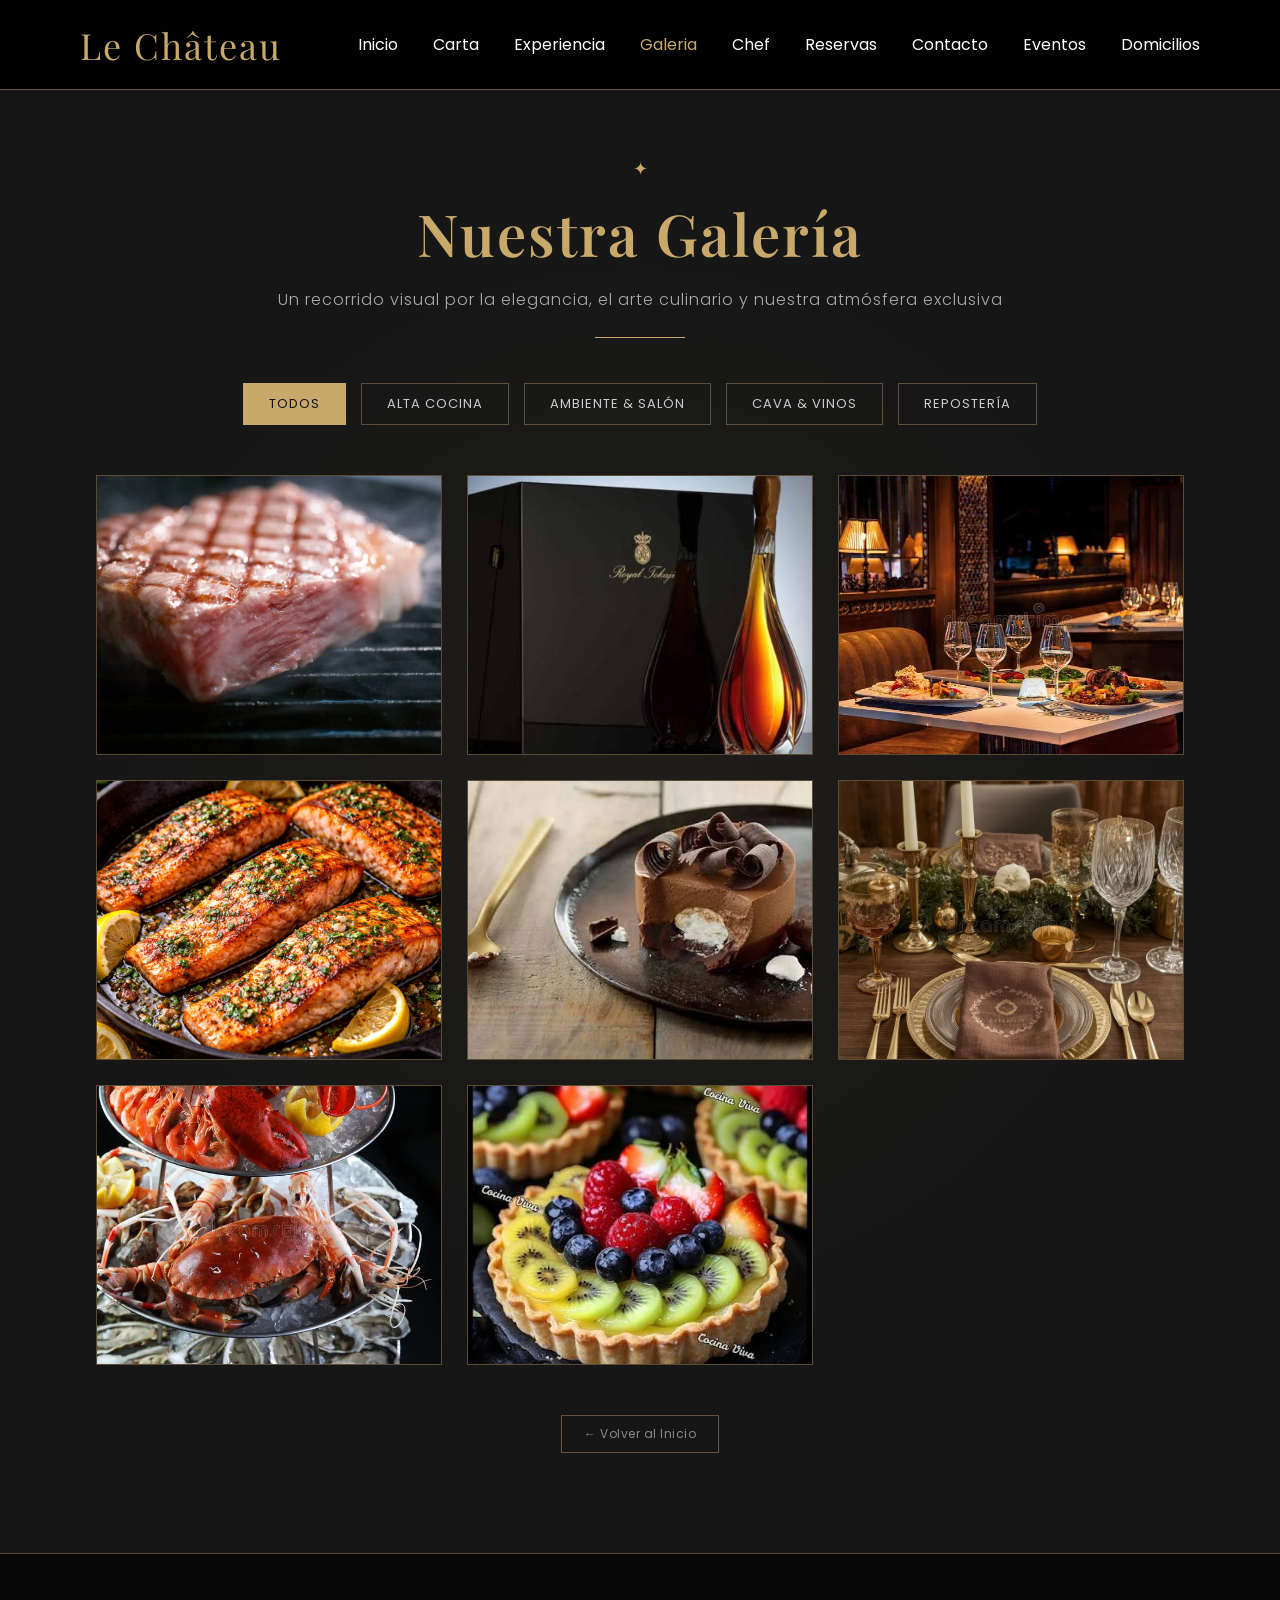
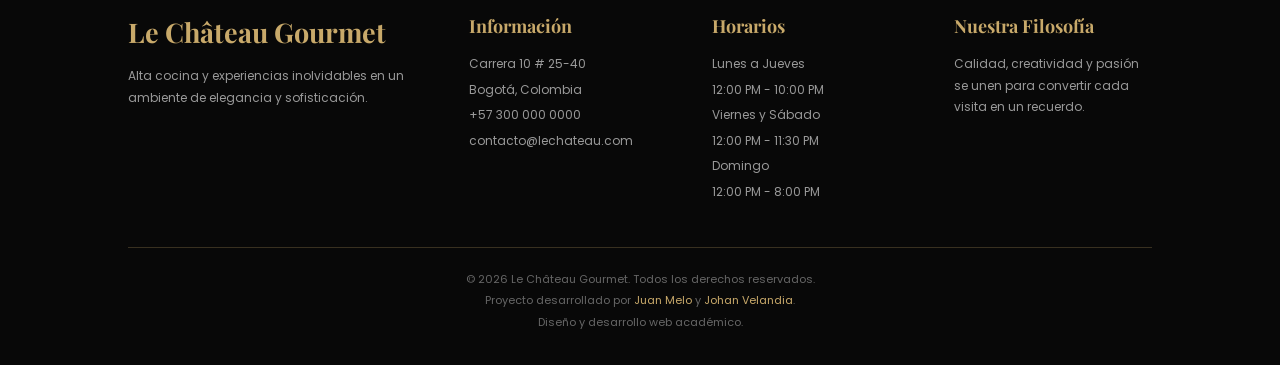
<file: galeria.html>
<!DOCTYPE html>
<html lang="es">

<head>
    <meta charset="UTF-8">
    <meta name="viewport" content="width=device-width, initial-scale=1.0">
    <title>Galería - Le Château Gourmet</title>

    <!-- FUENTES -->
    <link href="https://fonts.googleapis.com/css2?family=Playfair+Display:wght@400;600;700&family=Poppins:wght@300;400;500&display=swap" rel="stylesheet">

    <!-- CSS -->
    <link rel="stylesheet" href="estilos.css">
</head>

<body>

    <!-- NAVBAR -->
    <nav class="navbar">
        <div class="logo">
            Le Château
        </div>

        <ul class="menu">
            <li><a href="index.html">Inicio</a></li>
            <li><a href="carta.html">Carta</a></li>
              <li><a href="experiencia.html">Experiencia</a></li>
            <li><a href="galeria.html" class="activo">Galeria</a></li>
            <li><a href="cheff.html">Chef</a></li>
            <li><a href="reservas.html">Reservas</a></li>
            <li><a href="contacto.html">Contacto</a></li>
            <li><a href="eventos.html">Eventos</a></li>
            <li>
                <a href="domicilios.html">
                    Domicilios
                </a>
            </li>
            
            
            
        </ul>
    </nav>

    <!-- SECCIÓN DE GALERÍA INTERACTIVA -->
    <main class="galeria-page-seccion">
        
        <header class="galeria-header">
            <span class="decoracion">✦</span>
            <h1>Nuestra Galería</h1>
            <p>Un recorrido visual por la elegancia, el arte culinario y nuestra atmósfera exclusiva</p>
            <div class="linea-titulo"></div>
        </header>

        <!-- FILTROS INTERACTIVOS -->
        <div class="galeria-filtros">
            <button class="filtro-btn activo" data-filtro="todos">Todos</button>
            <button class="filtro-btn" data-filtro="platos">Alta Cocina</button>
            <button class="filtro-btn" data-filtro="salon">Ambiente & Salón</button>
            <button class="filtro-btn" data-filtro="vinos">Cava & Vinos</button>
            <button class="filtro-btn" data-filtro="postres">Repostería</button>
        </div>

        <!-- GRID DE IMÁGENES -->
        <div class="galeria-grid">
            
            <div class="galeria-item" data-categoria="platos">
                <img src="img/wagyu.jpg" alt="Filete Wagyu">
                <div class="galeria-overlay">
                    <h3>Filete Wagyu</h3>
                    <p>Corte premium con reducción de vino tinto</p>
                    <span class="icono-zoom">🔍 Ver detalle</span>
                </div>
            </div>

            <div class="galeria-item" data-categoria="vinos">
                <img src="img/vino.jpg" alt="Selección de Vinos">
                <div class="galeria-overlay">
                    <h3>Cava Exclusiva</h3>
                    <p>Etiquetas internacionales seleccionadas</p>
                    <span class="icono-zoom">🔍 Ver detalle</span>
                </div>
            </div>

            <div class="galeria-item" data-categoria="salon">
                <img src="img/galeria2.jpg" alt="Ambiente Exclusivo">
                <div class="galeria-overlay">
                    <h3>Salón Principal</h3>
                    <p>Elegancia y privacidad para sus cenas</p>
                    <span class="icono-zoom">🔍 Ver detalle</span>
                </div>
            </div>

            <div class="galeria-item" data-categoria="platos">
                <img src="img/salmon.jpg" alt="Salmón Premium">
                <div class="galeria-overlay">
                    <h3>Salmón Noruego</h3>
                    <p>Acompañado de notas cítricas e hinojo</p>
                    <span class="icono-zoom">🔍 Ver detalle</span>
                </div>
            </div>

            <div class="galeria-item" data-categoria="postres">
                <img src="img/postre.jpg" alt="Soufflé de Chocolate">
                <div class="galeria-overlay">
                    <h3>Soufflé Belga</h3>
                    <p>Chocolate de origen con frutos del bosque</p>
                    <span class="icono-zoom">🔍 Ver detalle</span>
                </div>
            </div>

            <div class="galeria-item" data-categoria="salon">
                <img src="img/galeria5.jpg" alt="Mesa de Honor">
                <div class="galeria-overlay">
                    <h3>Mesa & Elegancia</h3>
                    <p>Montaje para veladas inolvidables</p>
                    <span class="icono-zoom">🔍 Ver detalle</span>
                </div>
            </div>

            <div class="galeria-item" data-categoria="platos">
                <img src="img/langosta.jpg" alt="Langosta Imperial">
                <div class="galeria-overlay">
                    <h3>Langosta Imperial</h3>
                    <p>Sazonada con especias mediterráneas</p>
                    <span class="icono-zoom">🔍 Ver detalle</span>
                </div>
            </div>

            <div class="galeria-item" data-categoria="postres">
                <img src="img/galeria4.jpg" alt="Repostería de Autor">
                <div class="galeria-overlay">
                    <h3>Postres de Autor</h3>
                    <p>Técnicas de vanguardia y sabor refinado</p>
                    <span class="icono-zoom">🔍 Ver detalle</span>
                </div>
            </div>

        </div>

        <div class="volver-inicio">
            <a href="index.html">← Volver al Inicio</a>
        </div>

    </main>

    <!-- LIGHTBOX / VISUALIZADOR INTERACTIVO MODAL -->
    <div id="lightbox" class="lightbox">
        <span class="lightbox-cerrar">&times;</span>
        <img class="lightbox-contenido" id="lightbox-img" alt="Imagen ampliada">
        <div class="lightbox-caption" id="lightbox-caption"></div>
    </div>

    <!-- FOOTER -->
    <footer>
        <div class="footer-contenido">
            <div class="footer-columna">
                <h3>Le Château Gourmet</h3>
                <p>Alta cocina y experiencias inolvidables en un ambiente de elegancia y sofisticación.</p>
            </div>

            <div class="footer-columna">
                <h4>Información</h4>
                <p>Carrera 10 # 25-40</p>
                <p>Bogotá, Colombia</p>
                <p>+57 300 000 0000</p>
                <p>contacto@lechateau.com</p>
            </div>

            <div class="footer-columna">
                <h4>Horarios</h4>
                <p>Lunes a Jueves</p>
                <p>12:00 PM - 10:00 PM</p>
                <p>Viernes y Sábado</p>
                <p>12:00 PM - 11:30 PM</p>
                <p>Domingo</p>
                <p>12:00 PM - 8:00 PM</p>
            </div>

            <div class="footer-columna">
                <h4>Nuestra Filosofía</h4>
                <p>Calidad, creatividad y pasión se unen para convertir cada visita en un recuerdo.</p>
            </div>
        </div>

        <div class="footer-linea"></div>

        <div class="creditos">
            <p>© 2026 Le Château Gourmet. Todos los derechos reservados.</p>
            <p>Proyecto desarrollado por <strong>Juan Melo</strong> y <strong>Johan Velandia</strong>.</p>
            <p>Diseño y desarrollo web académico.</p>
        </div>
    </footer>

    <!-- SCRIPT DE INTERACTIVIDAD -->
    <script src="script.js"></script>

</body>
</html>
</file>
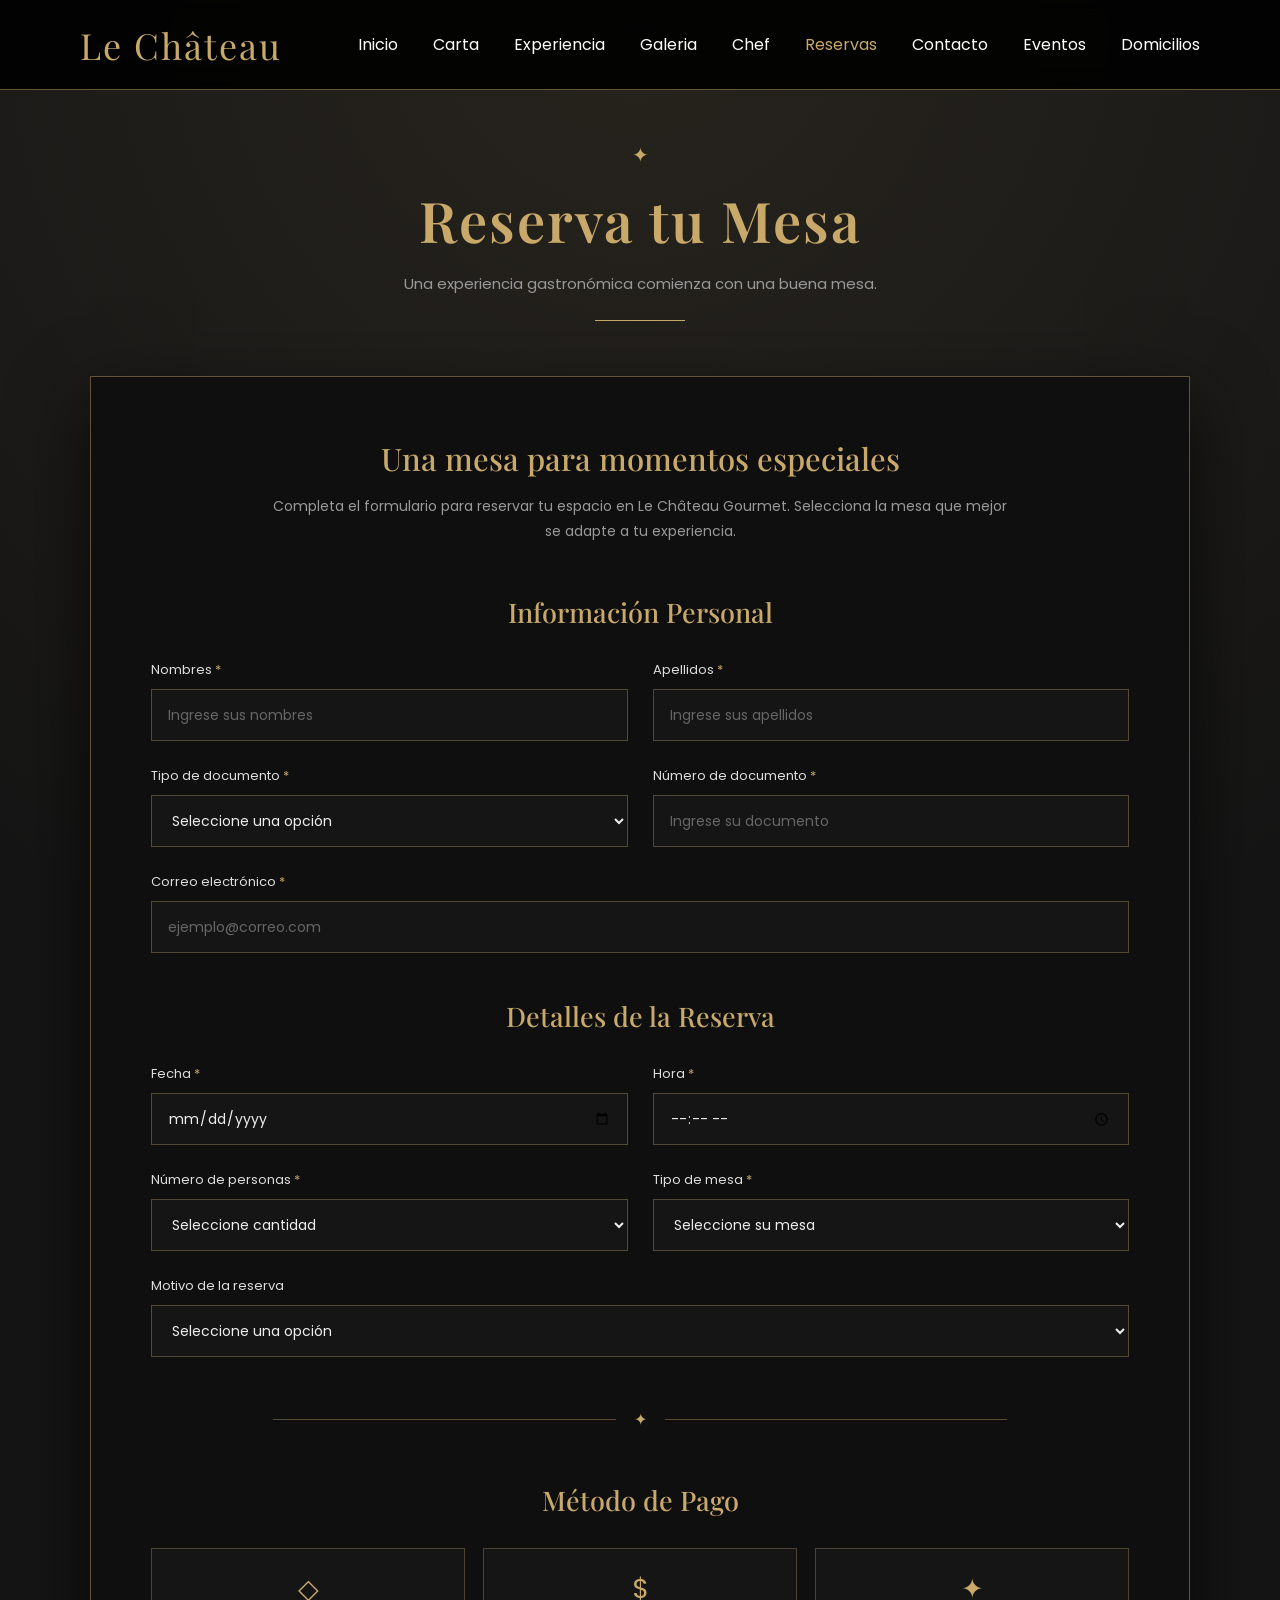
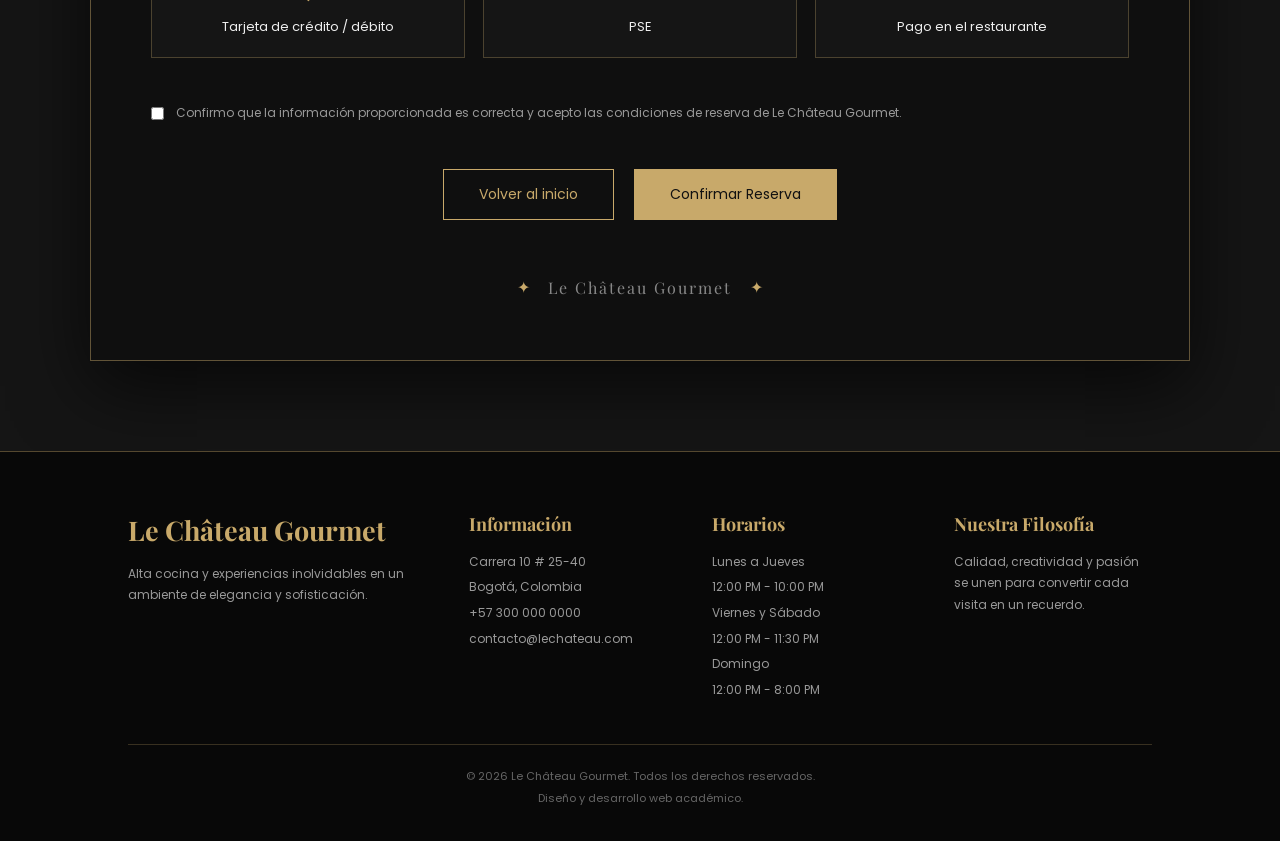
<file: reservas.html>
<!DOCTYPE html>
<html lang="es">

<head>

    <meta charset="UTF-8">

    <meta name="viewport" content="width=device-width, initial-scale=1.0">

    <title>Reservas | Le Château Gourmet</title>


    <!-- =====================================================
         FUENTES
    ====================================================== -->

    <link
        href="https://fonts.googleapis.com/css2?family=Playfair+Display:wght@400;500;600;700&family=Poppins:wght@300;400;500&display=swap"
        rel="stylesheet"
    >


    <!-- =====================================================
         CSS PRINCIPAL
    ====================================================== -->

    <link rel="stylesheet" href="estilos.css">


    <!-- =====================================================
         ESTILOS ESPECÍFICOS DE RESERVAS
    ====================================================== -->

    <style>

        /* =====================================================
           PÁGINA PRINCIPAL
        ===================================================== */

        .reservas-pagina {

            min-height: 100vh;

            padding: 140px 20px 90px;

            background:
                radial-gradient(
                    circle at top,
                    rgba(200,169,106,.10),
                    transparent 50%
                ),
                #151515;

        }


        /* =====================================================
           ENCABEZADO
        ===================================================== */

        .reservas-header {

            text-align: center;

            margin-bottom: 55px;

        }


        .reservas-header .decoracion {

            color: #c8a96a;

            font-size: 20px;

            display: block;

            margin-bottom: 12px;

        }


        .reservas-header h1 {

            font-family: 'Playfair Display', serif;

            color: #c8a96a;

            font-size: 56px;

            font-weight: 600;

            letter-spacing: 2px;

            margin: 0;

        }


        .reservas-header p {

            color: #999;

            font-family: 'Poppins', sans-serif;

            font-size: 15px;

            margin-top: 15px;

        }


        .linea-reserva {

            width: 90px;

            height: 1px;

            background: #c8a96a;

            margin: 25px auto 0;

        }


        /* =====================================================
           CONTENEDOR
        ===================================================== */

        .reservas-contenedor {

            width: 90%;

            max-width: 1100px;

            margin: auto;

            padding: 60px;

            background: #0f0f0f;

            border: 1px solid rgba(200,169,106,.45);

            box-shadow:
                0 25px 70px rgba(0,0,0,.65);

        }


        /* =====================================================
           INTRODUCCIÓN
        ===================================================== */

        .reserva-introduccion {

            max-width: 750px;

            margin: 0 auto 50px;

            text-align: center;

        }


        .reserva-introduccion h2 {

            font-family: 'Playfair Display', serif;

            color: #c8a96a;

            font-size: 31px;

            font-weight: 500;

            margin-bottom: 15px;

        }


        .reserva-introduccion p {

            color: #999;

            font-size: 14px;

            line-height: 1.8;

        }


        /* =====================================================
           SECCIONES
        ===================================================== */

        .formulario-seccion {

            margin-bottom: 45px;

        }


        .formulario-seccion h3 {

            font-family: 'Playfair Display', serif;

            color: #c8a96a;

            text-align: center;

            font-size: 27px;

            font-weight: 500;

            margin-bottom: 30px;

        }


        /* =====================================================
           GRID
        ===================================================== */

        .campos-grid {

            display: grid;

            grid-template-columns: 1fr 1fr;

            gap: 25px;

        }


        .campo {

            display: flex;

            flex-direction: column;

        }


        .campo-completo {

            grid-column: 1 / -1;

        }


        .campo label {

            color: #ddd;

            font-size: 13px;

            margin-bottom: 9px;

        }


        .campo label span {

            color: #c8a96a;

        }


        /* =====================================================
           INPUTS
        ===================================================== */

        .campo input,
        .campo select {

            width: 100%;

            height: 52px;

            box-sizing: border-box;

            padding: 0 16px;

            background: #151515;

            border: 1px solid rgba(200,169,106,.35);

            color: #eee;

            font-family: 'Poppins', sans-serif;

            font-size: 14px;

            outline: none;

            transition: .3s;

        }


        .campo input::placeholder {

            color: #666;

        }


        .campo input:focus,
        .campo select:focus {

            border-color: #c8a96a;

            box-shadow:
                0 0 15px
                rgba(200,169,106,.08);

        }


        .campo select {

            cursor: pointer;

        }


        .campo select option {

            background: #111;

            color: white;

        }


        /* =====================================================
           SEPARADOR
        ===================================================== */

        .separador-reserva {

            display: flex;

            align-items: center;

            justify-content: center;

            gap: 18px;

            margin: 50px 0;

        }


        .separador-reserva span {

            width: 35%;

            height: 1px;

            background:
                rgba(200,169,106,.4);

        }


        .separador-reserva i {

            color: #c8a96a;

            font-style: normal;

        }


        /* =====================================================
           MÉTODOS DE PAGO
        ===================================================== */

        .metodos-pago {

            display: grid;

            grid-template-columns:
                repeat(3, 1fr);

            gap: 18px;

        }


        .metodo-pago {

            position: relative;

        }


        .metodo-pago input {

            position: absolute;

            opacity: 0;

            pointer-events: none;

        }


        .metodo-pago label {

            min-height: 105px;

            padding: 20px;

            display: flex;

            flex-direction: column;

            justify-content: center;

            align-items: center;

            text-align: center;

            background: #151515;

            border:
                1px solid
                rgba(200,169,106,.3);

            cursor: pointer;

            transition: .3s;

        }


        .metodo-pago label:hover {

            border-color: #c8a96a;

            transform: translateY(-3px);

        }


        .metodo-pago input:checked + label {

            background:
                rgba(200,169,106,.08);

            border-color: #c8a96a;

            box-shadow:
                0 0 20px
                rgba(200,169,106,.08);

        }


        .metodo-icono {

            color: #c8a96a;

            font-size: 27px;

            margin-bottom: 8px;

        }


        .metodo-nombre {

            color: #eee;

            font-size: 13px;

        }


        /* =====================================================
           OPCIONES PSE
        ===================================================== */

        .opciones-pse {

            display: none;

            margin-top: 25px;

            padding: 30px;

            background: #121212;

            border:
                1px solid
                rgba(200,169,106,.35);

            animation:
                aparecer .4s ease;

        }


        .opciones-pse.activo {

            display: block;

        }


        .opciones-pse h4 {

            font-family: 'Playfair Display', serif;

            color: #c8a96a;

            text-align: center;

            font-size: 22px;

            font-weight: 500;

            margin:
                0 0 25px;

        }


        .opciones-pse-contenedor {

            display: grid;

            grid-template-columns: 1fr 1fr;

            gap: 20px;

        }


        .opcion-pse {

            position: relative;

        }


        .opcion-pse input {

            position: absolute;

            opacity: 0;

            pointer-events: none;

        }


        .opcion-pse label {

            min-height: 95px;

            display: flex;

            align-items: center;

            justify-content: center;

            gap: 15px;

            background: #151515;

            border:
                1px solid
                rgba(200,169,106,.3);

            color: #eee;

            cursor: pointer;

            transition: .3s;

        }


        .opcion-pse label:hover {

            border-color: #c8a96a;

            transform: translateY(-3px);

        }


        .opcion-pse input:checked + label {

            border-color: #c8a96a;

            background:
                rgba(200,169,106,.08);

            box-shadow:
                0 0 18px
                rgba(200,169,106,.08);

        }


        .logo-pago {

            width: 34px;

            height: 34px;

            object-fit: contain;

        }


        /* =====================================================
           INFORMACIÓN DE NEQUI / DAVIPLATA
        ===================================================== */

        .datos-pse {

            display: none;

            margin-top: 25px;

            padding: 30px;

            background: #101010;

            border:
                1px solid
                rgba(200,169,106,.35);

            animation:
                aparecer .4s ease;

        }


        .datos-pse.activo {

            display: block;

        }


        .datos-pse h4 {

            font-family: 'Playfair Display', serif;

            color: #c8a96a;

            text-align: center;

            font-size: 21px;

            font-weight: 500;

            margin:
                0 0 25px;

        }


        .pse-mensaje {

            text-align: center;

            color: #777;

            font-size: 12px;

            line-height: 1.7;

            margin-top: 20px;

        }


        /* =====================================================
           DATOS TARJETA
        ===================================================== */

        .datos-tarjeta {

            display: none;

            margin-top: 25px;

            padding: 30px;

            background: #121212;

            border:
                1px solid
                rgba(200,169,106,.25);

            animation:
                aparecer .4s ease;

        }


        .datos-tarjeta h4 {

            font-family: 'Playfair Display', serif;

            color: #c8a96a;

            font-size: 21px;

            font-weight: 500;

            margin:
                0 0 25px;

        }


        .seguridad-pago {

            margin-top: 25px;

            padding: 18px;

            border-left:
                2px solid
                #c8a96a;

            background:
                rgba(200,169,106,.04);

        }


        .seguridad-pago p {

            color: #888;

            font-size: 12px;

            line-height: 1.7;

            margin: 0;

        }


        /* =====================================================
           CONFIRMACIÓN
        ===================================================== */

        .confirmacion {

            display: flex;

            align-items: flex-start;

            gap: 12px;

            margin-top: 35px;

        }


        .confirmacion input {

            margin-top: 4px;

            accent-color: #c8a96a;

            cursor: pointer;

        }


        .confirmacion label {

            color: #999;

            font-size: 12px;

            line-height: 1.7;

            cursor: pointer;

        }


        /* =====================================================
           BOTONES
        ===================================================== */

        .acciones-reserva {

            display: flex;

            justify-content: center;

            align-items: center;

            gap: 20px;

            margin-top: 45px;

        }


        .btn-reserva {

            padding:
                14px 35px;

            border:
                1px solid
                #c8a96a;

            background: transparent;

            color: #c8a96a;

            font-family: 'Poppins', sans-serif;

            font-size: 14px;

            text-decoration: none;

            cursor: pointer;

            transition: .4s;

        }


        .btn-reserva:hover {

            background: #c8a96a;

            color: #111;

        }


        .btn-confirmar {

            background: #c8a96a;

            color: #111;

        }


        .btn-confirmar:hover {

            background: #d9bd83;

        }


        /* =====================================================
           MENSAJE DE ÉXITO
        ===================================================== */

        .mensaje-exito {

            display: none;

            margin-top: 40px;

            padding: 35px;

            text-align: center;

            background:
                rgba(200,169,106,.05);

            border:
                1px solid
                rgba(200,169,106,.6);

            animation:
                aparecer .6s ease;

        }


        .mensaje-exito.activo {

            display: block;

        }


        .mensaje-exito h3 {

            font-family: 'Playfair Display', serif;

            color: #c8a96a;

            font-size: 30px;

            font-weight: 500;

            margin-bottom: 15px;

        }


        .mensaje-exito p {

            color: #aaa;

            font-size: 14px;

            line-height: 1.8;

        }


        .numero-mesa {

            display: block;

            color: #c8a96a;

            font-family: 'Playfair Display', serif;

            font-size: 48px;

            margin: 10px 0;

        }


        /* =====================================================
           FOOTER RESERVA
        ===================================================== */

        .reserva-footer {

            display: flex;

            justify-content: center;

            align-items: center;

            gap: 18px;

            margin-top: 55px;

        }


        .reserva-footer span {

            color: #c8a96a;

        }


        .reserva-footer p {

            color: #888;

            font-family: 'Playfair Display', serif;

            letter-spacing: 2px;

        }


        /* =====================================================
           ANIMACIÓN
        ===================================================== */

        @keyframes aparecer {

            from {

                opacity: 0;

                transform:
                    translateY(15px);

            }

            to {

                opacity: 1;

                transform:
                    translateY(0);

            }

        }


        /* =====================================================
           RESPONSIVE
        ===================================================== */

        @media (max-width: 800px) {

            .reservas-contenedor {

                padding: 35px 25px;

            }


            .campos-grid {

                grid-template-columns: 1fr;

            }


            .campo-completo {

                grid-column: auto;

            }


            .metodos-pago {

                grid-template-columns: 1fr;

            }


            .opciones-pse-contenedor {

                grid-template-columns: 1fr;

            }


            .reservas-header h1 {

                font-size: 40px;

            }


            .acciones-reserva {

                flex-direction: column;

            }

        }

    </style>

</head>


<body>


    <!-- =====================================================
         NAVBAR
    ====================================================== -->

    <header>

        <nav class="navbar">

            <div class="logo">
                Le Château
            </div>


            <ul class="menu">

                <li>
                    <a href="index.html">
                        Inicio
                    </a>
                </li>

                <li>
                    <a href="carta.html">
                        Carta
                    </a>
                </li>

                <li>
                    <a href="experiencia.html">
                        Experiencia
                    </a>
                </li>
                <li>
                    <a href="galeria.html">
                        Galeria
                    </a>
                </li>

                <li>
                    <a href="cheff.html">
                        Chef
                    </a>
                </li>

                <li>
                    <a
                        href="reservas.html"
                        class="activo"
                    >
                        Reservas
                    </a>
                </li>

                <li>
                    <a href="contacto.html">
                        Contacto
                    </a>
                </li>

		<li>
                    <a href="eventos.html">
                        Eventos
                    </a>
                </li>
                
                <li>
                    <a href="domicilios.html">
                        Domicilios
                    </a>
                </li>

            </ul>

        </nav>

    </header>



    <!-- =====================================================
         CONTENIDO PRINCIPAL
    ====================================================== -->

    <main>

        <section class="reservas-pagina">


            <!-- =================================================
                 ENCABEZADO
            ================================================== -->

            <div class="reservas-header">

                <span class="decoracion">
                    ✦
                </span>

                <h1>
                    Reserva tu Mesa
                </h1>

                <p>
                    Una experiencia gastronómica
                    comienza con una buena mesa.
                </p>

                <div class="linea-reserva"></div>

            </div>



            <!-- =================================================
                 CONTENEDOR
            ================================================== -->

            <div class="reservas-contenedor">


                <!-- INTRODUCCIÓN -->

                <div class="reserva-introduccion">

                    <h2>
                        Una mesa para momentos especiales
                    </h2>

                    <p>
                        Completa el formulario para reservar
                        tu espacio en Le Château Gourmet.
                        Selecciona la mesa que mejor se adapte
                        a tu experiencia.
                    </p>

                </div>



                <!-- =================================================
                     FORMULARIO
                ================================================== -->

                <form id="formularioReserva">


                    <!-- =================================================
                         INFORMACIÓN PERSONAL
                    ================================================== -->

                    <section class="formulario-seccion">

                        <h3>
                            Información Personal
                        </h3>


                        <div class="campos-grid">


                            <div class="campo">

                                <label for="nombres">

                                    Nombres
                                    <span>*</span>

                                </label>

                                <input
                                    type="text"
                                    id="nombres"
                                    name="nombres"
                                    placeholder="Ingrese sus nombres"
                                    required
                                >

                            </div>


                            <div class="campo">

                                <label for="apellidos">

                                    Apellidos
                                    <span>*</span>

                                </label>

                                <input
                                    type="text"
                                    id="apellidos"
                                    name="apellidos"
                                    placeholder="Ingrese sus apellidos"
                                    required
                                >

                            </div>


                            <div class="campo">

                                <label for="tipoDocumento">

                                    Tipo de documento
                                    <span>*</span>

                                </label>

                                <select
                                    id="tipoDocumento"
                                    name="tipoDocumento"
                                    required
                                >

                                    <option
                                        value=""
                                        selected
                                        disabled
                                    >
                                        Seleccione una opción
                                    </option>

                                    <option value="cc">
                                        Cédula de Ciudadanía
                                    </option>

                                    <option value="ce">
                                        Cédula de Extranjería
                                    </option>

                                    <option value="ti">
                                        Tarjeta de Identidad
                                    </option>

                                    <option value="pasaporte">
                                        Pasaporte
                                    </option>

                                </select>

                            </div>


                            <div class="campo">

                                <label for="numeroDocumento">

                                    Número de documento
                                    <span>*</span>

                                </label>

                                <input
                                    type="text"
                                    id="numeroDocumento"
                                    name="numeroDocumento"
                                    placeholder="Ingrese su documento"
                                    required
                                >

                            </div>


                            <div class="campo campo-completo">

                                <label for="correo">

                                    Correo electrónico
                                    <span>*</span>

                                </label>

                                <input
                                    type="email"
                                    id="correo"
                                    name="correo"
                                    placeholder="ejemplo@correo.com"
                                    required
                                >

                            </div>


                        </div>

                    </section>



                    <!-- =================================================
                         DETALLES RESERVA
                    ================================================== -->

                    <section class="formulario-seccion">

                        <h3>
                            Detalles de la Reserva
                        </h3>


                        <div class="campos-grid">


                            <div class="campo">

                                <label for="fecha">

                                    Fecha
                                    <span>*</span>

                                </label>

                                <input
                                    type="date"
                                    id="fecha"
                                    name="fecha"
                                    required
                                >

                            </div>


                            <div class="campo">

                                <label for="hora">

                                    Hora
                                    <span>*</span>

                                </label>

                                <input
                                    type="time"
                                    id="hora"
                                    name="hora"
                                    required
                                >

                            </div>


                            <div class="campo">

                                <label for="personas">

                                    Número de personas
                                    <span>*</span>

                                </label>

                                <select
                                    id="personas"
                                    name="personas"
                                    required
                                >

                                    <option
                                        value=""
                                        selected
                                        disabled
                                    >
                                        Seleccione cantidad
                                    </option>

                                    <option value="1">
                                        1 persona
                                    </option>

                                    <option value="2">
                                        2 personas
                                    </option>

                                    <option value="3">
                                        3 personas
                                    </option>

                                    <option value="4">
                                        4 personas
                                    </option>

                                    <option value="5">
                                        5 personas
                                    </option>

                                    <option value="6">
                                        6 personas
                                    </option>

                                    <option value="7">
                                        7 personas
                                    </option>

                                    <option value="8">
                                        8 personas
                                    </option>

                                    <option value="9">
                                        9 personas
                                    </option>

                                    <option value="10">
                                        10 personas
                                    </option>

                                </select>

                            </div>


                            <!-- =================================================
                                 TIPO DE MESA
                            ================================================== -->

                            <div class="campo">

                                <label for="tipoMesa">

                                    Tipo de mesa
                                    <span>*</span>

                                </label>

                                <select
                                    id="tipoMesa"
                                    name="tipoMesa"
                                    required
                                >

                                    <option
                                        value=""
                                        selected
                                        disabled
                                    >
                                        Seleccione su mesa
                                    </option>

                                    <option value="corriente">
                                        Clase corriente — $80.000
                                    </option>

                                    <option value="grande">
                                        Mesas más grandes — $180.000
                                    </option>

                                    <option value="premium">
                                        Clase premium — $350.000
                                    </option>

                                </select>

                            </div>


                            <div class="campo campo-completo">

                                <label for="ocasion">

                                    Motivo de la reserva

                                </label>

                                <select
                                    id="ocasion"
                                    name="ocasion"
                                >

                                    <option value="">
                                        Seleccione una opción
                                    </option>

                                    <option value="cena">
                                        Cena especial
                                    </option>

                                    <option value="cumpleanos">
                                        Cumpleaños
                                    </option>

                                    <option value="aniversario">
                                        Aniversario
                                    </option>

                                    <option value="negocios">
                                        Reunión de negocios
                                    </option>

                                    <option value="celebracion">
                                        Celebración
                                    </option>

                                    <option value="otro">
                                        Otra ocasión
                                    </option>

                                </select>

                            </div>


                        </div>

                    </section>



                    <!-- =================================================
                         SEPARADOR
                    ================================================== -->

                    <div class="separador-reserva">

                        <span></span>

                        <i>✦</i>

                        <span></span>

                    </div>



                    <!-- =================================================
                         MÉTODOS DE PAGO
                    ================================================== -->

                    <section class="formulario-seccion">

                        <h3>
                            Método de Pago
                        </h3>


                        <div class="metodos-pago">


                            <!-- TARJETA -->

                            <div class="metodo-pago">

                                <input
                                    type="radio"
                                    id="tarjeta"
                                    name="metodoPago"
                                    value="tarjeta"
                                    required
                                >

                                <label for="tarjeta">

                                    <span class="metodo-icono">
                                        ◇
                                    </span>

                                    <span class="metodo-nombre">
                                        Tarjeta de crédito / débito
                                    </span>

                                </label>

                            </div>



                            <!-- PSE -->

                            <div class="metodo-pago">

                                <input
                                    type="radio"
                                    id="pse"
                                    name="metodoPago"
                                    value="pse"
                                >

                                <label for="pse">

                                    <span class="metodo-icono">
                                        $
                                    </span>

                                    <span class="metodo-nombre">
                                        PSE
                                    </span>

                                </label>

                            </div>



                            <!-- PAGO RESTAURANTE -->

                            <div class="metodo-pago">

                                <input
                                    type="radio"
                                    id="restaurante"
                                    name="metodoPago"
                                    value="restaurante"
                                >

                                <label for="restaurante">

                                    <span class="metodo-icono">
                                        ✦
                                    </span>

                                    <span class="metodo-nombre">
                                        Pago en el restaurante
                                    </span>

                                </label>

                            </div>


                        </div>



                        <!-- =================================================
                             NEQUI / DAVIPLATA
                        ================================================== -->

                        <div
                            class="opciones-pse"
                            id="opcionesPse"
                        >

                            <h4>
                                Selecciona tu medio de pago
                            </h4>


                            <div class="opciones-pse-contenedor">


                                <!-- NEQUI -->

                                <div class="opcion-pse">

                                    <input
                                        type="radio"
                                        id="nequi"
                                        name="medioPse"
                                        value="nequi"
                                    >

                                    <label for="nequi">

                                        <img
                                            src="img/nequi.png"
                                            alt="Logo Nequi"
                                            class="logo-pago"
                                        >

                                        <span>
                                            Nequi
                                        </span>

                                    </label>

                                </div>



                                <!-- DAVIPLATA -->

                                <div class="opcion-pse">

                                    <input
                                        type="radio"
                                        id="daviplata"
                                        name="medioPse"
                                        value="daviplata"
                                    >

                                    <label for="daviplata">

                                        <img
                                            src="img/davi.png"
                                            alt="Logo Daviplata"
                                            class="logo-pago"
                                        >

                                        <span>
                                            Daviplata
                                        </span>

                                    </label>

                                </div>


                            </div>

                        </div>



                        <!-- =================================================
                             INFORMACIÓN NEQUI / DAVIPLATA
                        ================================================== -->

                        <div
                            class="datos-pse"
                            id="datosPse"
                        >

                            <h4 id="tituloDatosPse">
                                Información de pago
                            </h4>


                            <div class="campos-grid">


                                <!-- TIPO DOCUMENTO PAGO -->

                                <div class="campo">

                                    <label for="tipoDocumentoPago">

                                        Tipo de documento
                                        <span>*</span>

                                    </label>

                                    <select
                                        id="tipoDocumentoPago"
                                        name="tipoDocumentoPago"
                                    >

                                        <option
                                            value=""
                                            selected
                                            disabled
                                        >
                                            Seleccione una opción
                                        </option>

                                        <option value="cc">
                                            Cédula de Ciudadanía
                                        </option>

                                        <option value="ce">
                                            Cédula de Extranjería
                                        </option>

                                        <option value="ti">
                                            Tarjeta de Identidad
                                        </option>

                                        <option value="pasaporte">
                                            Pasaporte
                                        </option>

                                    </select>

                                </div>



                                <!-- NÚMERO DOCUMENTO PAGO -->

                                <div class="campo">

                                    <label for="numeroDocumentoPago">

                                        Número de documento
                                        <span>*</span>

                                    </label>

                                    <input
                                        type="text"
                                        id="numeroDocumentoPago"
                                        name="numeroDocumentoPago"
                                        placeholder="Ingrese su documento"
                                    >

                                </div>



                                <!-- TELÉFONO -->

                                <div class="campo campo-completo">

                                    <label for="telefonoPago">

                                        Número de teléfono
                                        <span>*</span>

                                    </label>

                                    <input
                                        type="tel"
                                        id="telefonoPago"
                                        name="telefonoPago"
                                        placeholder="Ejemplo: 3001234567"
                                        maxlength="10"
                                    >

                                </div>


                            </div>


                            <p class="pse-mensaje">

                                Ingrese los datos asociados a su cuenta
                                de pago para continuar con la reserva.

                            </p>

                        </div>



                        <!-- =================================================
                             DATOS TARJETA
                        ================================================== -->

                        <div
                            class="datos-tarjeta"
                            id="datosTarjeta"
                        >

                            <h4>
                                Información de la tarjeta
                            </h4>


                            <div class="campos-grid">


                                <div class="campo campo-completo">

                                    <label for="numeroTarjeta">

                                        Número de tarjeta

                                    </label>

                                    <input
                                        type="text"
                                        id="numeroTarjeta"
                                        name="numeroTarjeta"
                                        placeholder="0000 0000 0000 0000"
                                        maxlength="19"
                                    >

                                </div>


                                <div class="campo">

                                    <label for="nombreTarjeta">

                                        Nombre del titular

                                    </label>

                                    <input
                                        type="text"
                                        id="nombreTarjeta"
                                        name="nombreTarjeta"
                                        placeholder="Nombre del titular"
                                    >

                                </div>


                                <div class="campo">

                                    <label for="vencimiento">

                                        Fecha de vencimiento

                                    </label>

                                    <input
                                        type="text"
                                        id="vencimiento"
                                        name="vencimiento"
                                        placeholder="MM/AA"
                                        maxlength="5"
                                    >

                                </div>


                                <div class="campo">

                                    <label for="cvv">

                                        CVV

                                    </label>

                                    <input
                                        type="password"
                                        id="cvv"
                                        name="cvv"
                                        placeholder="000"
                                        maxlength="4"
                                    >

                                </div>


                            </div>


                            <div class="seguridad-pago">

                                <p>
                                    🔒 Esta página es una demostración
                                    académica. No se almacenan datos
                                    bancarios reales.
                                </p>

                            </div>

                        </div>

                    </section>



                    <!-- =================================================
                         TÉRMINOS
                    ================================================== -->

                    <div class="confirmacion">

                        <input
                            type="checkbox"
                            id="terminos"
                            required
                        >

                        <label for="terminos">

                            Confirmo que la información proporcionada
                            es correcta y acepto las condiciones de
                            reserva de Le Château Gourmet.

                        </label>

                    </div>



                    <!-- =================================================
                         BOTONES
                    ================================================== -->

                    <div class="acciones-reserva">

                        <a
                            href="index.html"
                            class="btn-reserva"
                        >
                            Volver al inicio
                        </a>


                        <button
                            type="submit"
                            class="btn-reserva btn-confirmar"
                        >
                            Confirmar Reserva
                        </button>

                    </div>



                    <!-- =================================================
                         MENSAJE ÉXITO
                    ================================================== -->

                    <div
                        class="mensaje-exito"
                        id="mensajeExito"
                    >

                        <h3>
                            ✦ Pago realizado ✦
                        </h3>


                        <p>
                            Tu reserva ha sido registrada
                            correctamente.
                        </p>


                        <p>
                            Tu número de mesa es:
                        </p>


                        <span
                            class="numero-mesa"
                            id="numeroMesa"
                        >
                            --
                        </span>


                        <p>
                            Presenta este número al llegar
                            a Le Château Gourmet.
                        </p>


                        <p>
                            ¡Gracias por elegirnos!
                        </p>

                    </div>


                </form>



                <!-- =================================================
                     PIE
                ================================================== -->

                <div class="reserva-footer">

                    <span>✦</span>

                    <p>
                        Le Château Gourmet
                    </p>

                    <span>✦</span>

                </div>


            </div>

        </section>

    </main>



    <!-- =====================================================
         FOOTER
    ====================================================== -->

    <footer id="contacto">

        <div class="footer-contenido">


            <div class="footer-columna">

                <h3>
                    Le Château Gourmet
                </h3>

                <p>
                    Alta cocina y experiencias inolvidables
                    en un ambiente de elegancia y sofisticación.
                </p>

            </div>


            <div class="footer-columna">

                <h4>
                    Información
                </h4>

                <p>
                    Carrera 10 # 25-40
                </p>

                <p>
                    Bogotá, Colombia
                </p>

                <p>
                    +57 300 000 0000
                </p>

                <p>
                    contacto@lechateau.com
                </p>

            </div>


            <div class="footer-columna">

                <h4>
                    Horarios
                </h4>

                <p>
                    Lunes a Jueves
                </p>

                <p>
                    12:00 PM - 10:00 PM
                </p>

                <p>
                    Viernes y Sábado
                </p>

                <p>
                    12:00 PM - 11:30 PM
                </p>

                <p>
                    Domingo
                </p>

                <p>
                    12:00 PM - 8:00 PM
                </p>

            </div>


            <div class="footer-columna">

                <h4>
                    Nuestra Filosofía
                </h4>

                <p>
                    Calidad, creatividad y pasión se unen
                    para convertir cada visita en un recuerdo.
                </p>

            </div>


        </div>


        <div class="footer-linea"></div>


        <div class="creditos">

            <p>
                © 2026 Le Château Gourmet.
                Todos los derechos reservados.
            </p>

            <p>
                Diseño y desarrollo web académico.
            </p>

        </div>

    </footer>



    <!-- =====================================================
         JAVASCRIPT
    ====================================================== -->

    <script>

        /* =====================================================
           ELEMENTOS
        ===================================================== */

        const formulario =
            document.getElementById(
                "formularioReserva"
            );


        const opcionesPago =
            document.querySelectorAll(
                'input[name="metodoPago"]'
            );


        const opcionesPse =
            document.getElementById(
                "opcionesPse"
            );


        const datosPse =
            document.getElementById(
                "datosPse"
            );


        const datosTarjeta =
            document.getElementById(
                "datosTarjeta"
            );


        const tituloDatosPse =
            document.getElementById(
                "tituloDatosPse"
            );


        const mensajeExito =
            document.getElementById(
                "mensajeExito"
            );


        const numeroMesa =
            document.getElementById(
                "numeroMesa"
            );


        /* =====================================================
           CAMPOS PSE
        ===================================================== */

        const tipoDocumentoPago =
            document.getElementById(
                "tipoDocumentoPago"
            );


        const numeroDocumentoPago =
            document.getElementById(
                "numeroDocumentoPago"
            );


        const telefonoPago =
            document.getElementById(
                "telefonoPago"
            );


        const camposPse = [

            tipoDocumentoPago,

            numeroDocumentoPago,

            telefonoPago

        ];



        /* =====================================================
           CAMPOS TARJETA
        ===================================================== */

        const camposTarjeta = [

            document.getElementById(
                "numeroTarjeta"
            ),

            document.getElementById(
                "nombreTarjeta"
            ),

            document.getElementById(
                "vencimiento"
            ),

            document.getElementById(
                "cvv"
            )

        ];



        /* =====================================================
           ACTUALIZAR MÉTODO DE PAGO
        ===================================================== */

        function actualizarMetodoPago() {

            const tarjetaSeleccionada =
                document.getElementById(
                    "tarjeta"
                ).checked;


            const pseSeleccionado =
                document.getElementById(
                    "pse"
                ).checked;


            /*
                Si se selecciona TARJETA
            */

            if (tarjetaSeleccionada) {

                datosTarjeta.style.display =
                    "block";

            } else {

                datosTarjeta.style.display =
                    "none";

            }


            /*
                Campos de tarjeta obligatorios
                solamente si se selecciona tarjeta.
            */

            camposTarjeta.forEach(
                function(campo) {

                    campo.required =
                        tarjetaSeleccionada;

                }
            );


            /*
                Si se selecciona PSE
            */

            if (pseSeleccionado) {

                opcionesPse.classList.add(
                    "activo"
                );

            } else {

                opcionesPse.classList.remove(
                    "activo"
                );


                datosPse.classList.remove(
                    "activo"
                );


                camposPse.forEach(
                    function(campo) {

                        campo.required =
                            false;

                        campo.value =
                            "";

                    }
                );


                document
                    .querySelectorAll(
                        'input[name="medioPse"]'
                    )
                    .forEach(
                        function(opcion) {

                            opcion.checked =
                                false;

                        }
                    );

            }

        }



        /* =====================================================
           CAMBIAR MÉTODO DE PAGO
        ===================================================== */

        opcionesPago.forEach(
            function(opcion) {

                opcion.addEventListener(
                    "change",
                    actualizarMetodoPago
                );

            }
        );


        actualizarMetodoPago();



        /* =====================================================
           SELECCIONAR NEQUI / DAVIPLATA
        ===================================================== */

        const opcionesMedioPse =
            document.querySelectorAll(
                'input[name="medioPse"]'
            );


        opcionesMedioPse.forEach(
            function(opcion) {

                opcion.addEventListener(
                    "change",
                    function() {


                        /*
                            Mostrar campos
                            de información de pago.
                        */

                        datosPse.classList.add(
                            "activo"
                        );


                        /*
                            Hacer obligatorios
                            los tres campos.
                        */

                        camposPse.forEach(
                            function(campo) {

                                campo.required =
                                    true;

                            }
                        );


                        /*
                            Cambiar título dependiendo
                            del método seleccionado.
                        */

                        if (
                            this.value === "nequi"
                        ) {

                            tituloDatosPse.textContent =
                                "Información de pago — Nequi";

                        }


                        if (
                            this.value === "daviplata"
                        ) {

                            tituloDatosPse.textContent =
                                "Información de pago — Daviplata";

                        }

                    }
                );

            }
        );



        /* =====================================================
           CONFIRMAR RESERVA
        ===================================================== */

        formulario.addEventListener(
            "submit",
            function(event) {

                event.preventDefault();


                /*
                    Saber qué método se escogió.
                */

                const metodoSeleccionado =
                    document.querySelector(
                        'input[name="metodoPago"]:checked'
                    );


                if (!metodoSeleccionado) {

                    alert(
                        "Seleccione un método de pago."
                    );

                    return;

                }


                /*
                    PSE
                */

                if (
                    metodoSeleccionado.value === "pse"
                ) {


                    const medioPse =
                        document.querySelector(
                            'input[name="medioPse"]:checked'
                        );


                    /*
                        Debe seleccionar Nequi
                        o Daviplata.
                    */

                    if (!medioPse) {

                        alert(
                            "Seleccione Nequi o Daviplata para continuar."
                        );

                        return;

                    }


                    /*
                        Los campos son obligatorios.
                    */

                    if (
                        tipoDocumentoPago.value === "" ||
                        numeroDocumentoPago.value.trim() === "" ||
                        telefonoPago.value.trim() === ""
                    ) {

                        alert(
                            "Complete todos los datos de pago para continuar."
                        );

                        return;

                    }


                    /*
                        Validar teléfono.
                    */

                    if (
                        !/^[0-9]{10}$/.test(
                            telefonoPago.value.trim()
                        )
                    ) {

                        alert(
                            "Ingrese un número de teléfono válido de 10 dígitos."
                        );

                        telefonoPago.focus();

                        return;

                    }

                }



                /*
                    TARJETA
                */

                if (
                    metodoSeleccionado.value === "tarjeta"
                ) {

                    for (
                        let i = 0;
                        i < camposTarjeta.length;
                        i++
                    ) {

                        if (
                            camposTarjeta[i]
                                .value
                                .trim() === ""
                        ) {

                            alert(
                                "Complete todos los datos de la tarjeta."
                            );

                            camposTarjeta[i].focus();

                            return;

                        }

                    }

                }



                /*
                    Generar número de mesa
                    entre 1 y 50.
                */

                const mesa =
                    Math.floor(
                        Math.random() * 50
                    ) + 1;


                numeroMesa.textContent =
                    mesa;


                /*
                    Mostrar mensaje final.
                */

                mensajeExito.classList.add(
                    "activo"
                );


                /*
                    Desactivar botón
                    para evitar múltiples reservas.
                */

                const botonConfirmar =
                    document.querySelector(
                        ".btn-confirmar"
                    );


                botonConfirmar.disabled =
                    true;


                botonConfirmar.style.opacity =
                    "0.6";


                botonConfirmar.style.cursor =
                    "default";


                /*
                    Desplazarse al resultado.
                */

                mensajeExito.scrollIntoView({

                    behavior: "smooth",

                    block: "center"

                });

            }
        );



        /* =====================================================
           FORMATO NÚMERO TARJETA
        ===================================================== */

        const numeroTarjeta =
            document.getElementById(
                "numeroTarjeta"
            );


        numeroTarjeta.addEventListener(
            "input",
            function() {

                let valor =
                    this.value
                        .replace(/\D/g, "")
                        .substring(
                            0,
                            16
                        );


                const grupos =
                    valor.match(
                        /.{1,4}/g
                    );


                this.value =
                    grupos
                        ? grupos.join(" ")
                        : "";

            }
        );



        /* =====================================================
           FORMATO VENCIMIENTO
        ===================================================== */

        const vencimiento =
            document.getElementById(
                "vencimiento"
            );


        vencimiento.addEventListener(
            "input",
            function() {

                let valor =
                    this.value
                        .replace(/\D/g, "")
                        .substring(
                            0,
                            4
                        );


                if (
                    valor.length > 2
                ) {

                    valor =
                        valor.substring(
                            0,
                            2
                        )
                        + "/"
                        +
                        valor.substring(
                            2
                        );

                }


                this.value =
                    valor;

            }
        );



        /* =====================================================
           SOLO NÚMEROS EN CVV
        ===================================================== */

        const cvv =
            document.getElementById(
                "cvv"
            );


        cvv.addEventListener(
            "input",
            function() {

                this.value =
                    this.value
                        .replace(/\D/g, "")
                        .substring(
                            0,
                            4
                        );

            }
        );



        /* =====================================================
           SOLO NÚMEROS EN DOCUMENTO DE PAGO
        ===================================================== */

        numeroDocumentoPago.addEventListener(
            "input",
            function() {

                this.value =
                    this.value
                        .replace(/\D/g, "");

            }
        );



        /* =====================================================
           SOLO NÚMEROS EN TELÉFONO
        ===================================================== */

        telefonoPago.addEventListener(
            "input",
            function() {

                this.value =
                    this.value
                        .replace(/\D/g, "")
                        .substring(
                            0,
                            10
                        );

            }
        );



        /* =====================================================
           FECHA MÍNIMA
        ===================================================== */

        const fecha =
            document.getElementById(
                "fecha"
            );


        const hoy =
            new Date();


        const año =
            hoy.getFullYear();


        const mes =
            String(
                hoy.getMonth() + 1
            ).padStart(
                2,
                "0"
            );


        const dia =
            String(
                hoy.getDate()
            ).padStart(
                2,
                "0"
            );


        fecha.min =
            `${año}-${mes}-${dia}`;

    </script>


</body>

</html>
</file>
<file: estilos.css>
/* =========================================================
   CONFIGURACIÓN GENERAL
========================================================= */

*{
    margin:0;
    padding:0;
    box-sizing:border-box;
}

html{
    scroll-behavior:smooth;
}

body{
    background:#111;
    color:#f5f5f5;
    font-family:'Poppins',sans-serif;
}

img{
    max-width:100%;
    display:block;
}


/* =========================================================
   NAVBAR
========================================================= */

.navbar{
    position:fixed;
    top:0;
    left:0;
    width:100%;
    height:90px;
    display:flex;
    justify-content:space-between;
    align-items:center;
    padding:0 80px;
    z-index:1000;
    background:rgba(0,0,0,.90);
    backdrop-filter:blur(10px);
    border-bottom:1px solid rgba(200,169,106,.5);
}

.logo{
    font-family:'Playfair Display',serif;
    font-size:36px;
    color:#C8A96A;
    letter-spacing:2px;
    white-space:nowrap;
}

.menu{
    display:flex;
    align-items:center;
    justify-content:center;
    list-style:none;
    gap:35px;
    margin:0;
    padding:0;
}

.menu li{
    list-style:none;
    margin:0;
    padding:0;
}

.menu a{
    display:block;
    color:white;
    text-decoration:none;
    transition:.3s;
    font-size:16px;
    white-space:nowrap;
}

.menu a:hover{
    color:#C8A96A;
}

.menu a.activo{
    color:#C8A96A;
}


/* =========================================================
   HERO / MENSAJE INICIAL
========================================================= */

.hero {
    height: 100vh;
    /* Imagen de fachada de restaurante lujoso en alta definición */
    background: url("img/fachada.png") center/cover no-repeat;
    display: flex;
    justify-content: center;
    align-items: center;
    position: relative;
}

/* Oscurecimiento sutil para destacar el texto sobre la fachada */
.overlay {
    position: absolute;
    top: 0;
    left: 0;
    width: 100%;
    height: 100%;
    background: linear-gradient(
        rgba(0, 0, 0, 0.70),
        rgba(0, 0, 0, 0.85)
    );
}

.hero-content{
    position:relative;
    text-align:center;
    max-width:900px;
    animation:entrada 1.5s ease;
}

.hero h1{
    font-family:'Playfair Display',serif;
    font-size:75px;
    letter-spacing:3px;
}

.hero p{
    margin-top:25px;
    color:#ddd;
    font-size:20px;
}


/* =========================================================
   BOTONES
========================================================= */

.botones{
    margin-top:45px;
}

.btn{
    display:inline-block;
    padding:14px 40px;
    border:1px solid #C8A96A;
    color:#C8A96A;
    text-decoration:none;
    margin:10px;
    transition:.4s;
}

.btn:hover{
    background:#C8A96A;
    color:#111;
}

.btn2{
    background:#C8A96A;
    color:#111;
}


/* =========================================================
   EXPERIENCIA
========================================================= */

.experiencia{
    padding:100px 10%;
    background:#161616;
}

.experiencia h2,
.especialidades h2,
.carta h2,
.galeria h2,
.reservas h2,
.opiniones h2{
    text-align:center;
    font-family:'Playfair Display',serif;
    color:#C8A96A;
    font-size:45px;
    margin-bottom:60px;
}

.experiencia-container{
    display:flex;
    justify-content:center;
    gap:30px;
}

.experiencia-card{
    text-align:center;
    padding:35px;
    border:1px solid rgba(200,169,106,.5);
    background:#111;
    width:300px;
}

.experiencia-card h3{
    font-family:'Playfair Display',serif;
    color:#C8A96A;
    font-size:27px;
}

.experiencia-card h4{
    font-family:'Playfair Display',serif;
    color:#C8A96A;
    font-size:25px;
    margin:15px;
}

.experiencia-card p{
    color:#bbb;
    line-height:1.7;
}


/* =========================================================
   SLIDER DE PLATOS
========================================================= */

.especialidades{
    padding:120px 0;
}

.slider{
    width:90%;
    margin:auto;
    display:flex;
    align-items:center;
}

.slider-container{
    display:flex;
    gap:30px;
    overflow:hidden;
    padding:20px;
    scroll-behavior:smooth;
    flex:1;
}

.card{
    min-width:310px;
    background:#191919;
    border:1px solid rgba(200,169,106,.5);
    border-radius:10px;
    overflow:hidden;
    transition:.4s;
}

.card:hover{
    transform:translateY(-10px);
}

.card img{
    height:220px;
    width:100%;
    object-fit:cover;
}

.contenido{
    padding:25px;
}

.contenido h3{
    font-family:'Playfair Display',serif;
    color:#C8A96A;
    font-size:28px;
}

.contenido p{
    color:#ccc;
    margin-top:10px;
    line-height:1.6;
}


/* =========================================================
   BOTONES SLIDER
========================================================= */

.prev,
.next,
.gallery-btn{
    width:55px;
    height:55px;
    flex-shrink:0;
    border-radius:50%;
    border:1px solid #C8A96A;
    background:#111;
    color:#C8A96A;
    font-size:25px;
    cursor:pointer;
    transition:.3s;
}

.prev:hover,
.next:hover,
.gallery-btn:hover{
    background:#C8A96A;
    color:#111;
}


/* =========================================================
   CARTA ORIGINAL
========================================================= */

.carta{
    background:#161616;
    padding:120px 0;
}

.carta-box{
    width:75%;
    margin:auto;
    background:#111;
    padding:60px;
    border:1px solid rgba(200,169,106,.7);
    box-shadow:0 0 40px rgba(0,0,0,.7);
}

.categoria h3{
    text-align:center;
    font-family:'Playfair Display',serif;
    color:#C8A96A;
    font-size:32px;
    margin-bottom:40px;
}

.plato{
    display:flex;
    justify-content:space-between;
    margin-bottom:30px;
}

.plato h4{
    font-family:'Playfair Display',serif;
    font-size:23px;
}

.plato p{
    color:#aaa;
    margin-top:8px;
}

.plato span{
    color:#C8A96A;
    font-family:'Playfair Display',serif;
    font-size:25px;
}

.linea{
    height:1px;
    background:linear-gradient(
        to right,
        transparent,
        #C8A96A,
        transparent
    );
    margin:50px 0;
}


/* =========================================================
   CHEF
========================================================= */

.historia{
    display:flex;
    align-items:center;
    justify-content:center;
    gap:70px;
    padding:120px 10%;
}

.imagen img{
    width:290px;
    height:335px;
    object-fit:cover;
    border:1px solid #C8A96A;
    padding:6px;
}

.texto{
    max-width:500px;
}

.texto h2{
    font-family:'Playfair Display',serif;
    color:#C8A96A;
    font-size:45px;
    margin-bottom:25px;
}

.texto p{
    color:#bbb;
    line-height:1.8;
    margin-bottom:20px;
}


/* =========================================================
   GALERÍA
========================================================= */

.galeria{
    padding:120px 0;
    background:#161616;
}

.gallery-slider{
    width:92%;
    margin:auto;
    display:flex;
    align-items:center;
    gap:10px;
}

.gallery-container{
    display:flex;
    gap:30px;
    overflow:hidden;
    padding:20px;
    scroll-behavior:smooth;
    flex:1;
    scroll-snap-type:x mandatory;
}

.gallery-card{
    min-width:350px;
    height:320px;
    position:relative;
    overflow:hidden;
    border:1px solid #C8A96A;
    scroll-snap-align:start;
    flex-shrink:0;
    background:#111;
}

.gallery-card img{
    width:100%;
    height:100%;
    object-fit:cover;
    transition:.5s;
}

.gallery-card:hover img{
    transform:scale(1.1);
}

.gallery-text{
    position:absolute;
    bottom:0;
    width:100%;
    padding:25px;
    padding-top:60px;
    background:linear-gradient(
        transparent,
        rgba(0,0,0,.95)
    );
}

.gallery-text h3{
    font-family:'Playfair Display',serif;
    color:#fff;
    margin-bottom:8px;
}

.gallery-text p{
    color:#ccc;
    font-size:13px;
    line-height:1.5;
}


/* =========================================================
   RESERVAS
========================================================= */

.reservas{
    text-align:center;
    padding:100px;
}

.reservas p{
    color:#ccc;
    margin-bottom:30px;
}


/* =========================================================
   OPINIONES
========================================================= */

.opiniones{
    padding:100px;
    background:#161616;
    text-align:center;
}

.opinion{
    max-width:600px;
    margin:auto;
    border:1px solid #C8A96A;
    padding:40px;
}

.opinion h3{
    color:#C8A96A;
    font-size:30px;
}

.opinion p{
    margin-top:20px;
    color:#ccc;
    line-height:1.7;
}


/* =========================================================
   FOOTER
========================================================= */

footer{
    padding:60px 10% 30px;
    background:#080808;
    border-top:1px solid rgba(200,169,106,.4);
}

.footer-contenido{
    max-width:1200px;
    margin:auto;
    display:grid;
    grid-template-columns:1.5fr 1fr 1fr 1fr;
    gap:45px;
}

.footer-columna h3{
    color:#C8A96A;
    font-family:'Playfair Display',serif;
    font-size:27px;
    margin-bottom:15px;
}

.footer-columna h4{
    color:#C8A96A;
    font-family:'Playfair Display',serif;
    font-size:18px;
    margin-bottom:15px;
}

.footer-columna p{
    color:#999;
    font-size:12px;
    line-height:1.8;
    margin-bottom:4px;
}

.footer-columna:first-child p{
    max-width:280px;
}

.footer-linea{
    width:100%;
    height:1px;
    background:rgba(200,169,106,.25);
    margin:40px 0 22px;
}

.creditos{
    text-align:center;
}

.creditos p{
    color:#666;
    font-size:11px;
    line-height:1.8;
    margin:2px 0;
}

.creditos strong{
    color:#C8A96A;
    font-weight:400;
}


/* =========================================================
   BOTÓN VOLVER AL INICIO - CARTA / CONTACTO
========================================================= */

.volver-inicio{
    text-align:center;
    margin-top:35px;
}

.volver-inicio a{
    display:inline-block;
    padding:8px 20px;
    border:1px solid rgba(200,169,106,.45);
    color:#888;
    text-decoration:none;
    font-size:12px;
    letter-spacing:.5px;
    transition:.3s;
}

.volver-inicio a:hover{
    color:#C8A96A;
    border-color:#C8A96A;
    background:rgba(200,169,106,.05);
}


/* =========================================================
   ANIMACIÓN
========================================================= */

@keyframes entrada{

    from{
        opacity:0;
        transform:translateY(40px);
    }

    to{
        opacity:1;
        transform:translateY(0);
    }

}


/* =========================================================
   ESTILOS EXCLUSIVOS DE CARTA.HTML
========================================================= */

.carta-header{
    text-align:center;
    margin-bottom:55px;
    padding:0 20px;
}

.decoracion{
    display:block;
    color:#C8A96A;
    font-size:18px;
    margin-bottom:12px;
}

.carta-header h1{
    font-family:'Playfair Display',serif;
    color:#C8A96A;
    font-size:58px;
    font-weight:600;
    letter-spacing:2px;
    margin-bottom:0;
}

.carta-header p{
    margin-top:15px;
    color:#aaa;
    font-size:16px;
    font-weight:300;
    letter-spacing:1px;
}

.linea-titulo{
    width:90px;
    height:1px;
    margin:25px auto 0;
    background:#C8A96A;
}

.carta-box{
    width:78%;
    max-width:1100px;
    margin:0 auto;
    padding:65px;
    background:#0f0f0f;
    border:1px solid rgba(200,169,106,.55);
    box-shadow:
        0 20px 60px rgba(0,0,0,.7),
        inset 0 0 50px rgba(200,169,106,.025);
}

.categoria-menu{
    display:flex;
    align-items:center;
    justify-content:center;
    gap:65px;
    min-height:320px;
}

.categoria-invertida{
    flex-direction:row;
}

.categoria-imagen{
    width:320px;
    height:260px;
    flex-shrink:0;
    overflow:hidden;
    border:1px solid rgba(200,169,106,.7);
    padding:7px;
    background:#111;
}

.categoria-imagen img{
    width:100%;
    height:100%;
    object-fit:cover;
    transition:transform .6s ease;
}

.categoria-imagen:hover img{
    transform:scale(1.06);
}

.categoria-contenido{
    flex:1;
    max-width:530px;
}

.categoria-titulo{
    display:flex;
    align-items:center;
    justify-content:center;
    gap:15px;
    margin-bottom:38px;
}

.categoria-titulo span{
    color:#C8A96A;
    font-size:12px;
}

.categoria-titulo h2{
    font-family:'Playfair Display',serif;
    color:#C8A96A;
    font-size:32px;
    font-weight:500;
    text-align:center;
    margin:0;
}

.categoria-contenido .plato{
    display:flex;
    justify-content:space-between;
    align-items:flex-start;
    gap:35px;
    padding:0 0 25px;
    margin-bottom:25px;
    border-bottom:1px solid rgba(255,255,255,.08);
    transition:.3s;
}

.categoria-contenido .plato:last-child{
    margin-bottom:0;
}

.categoria-contenido .plato:hover{
    border-bottom-color:rgba(200,169,106,.5);
}

.plato-info{
    flex:1;
}

.plato-info h3{
    font-family:'Playfair Display',serif;
    color:#f5f5f5;
    font-size:22px;
    font-weight:500;
    transition:.3s;
    margin:0;
}

.plato:hover .plato-info h3{
    color:#C8A96A;
}

.plato-info p{
    color:#999;
    font-size:14px;
    line-height:1.6;
    margin-top:7px;
}

.precio{
    color:#C8A96A;
    font-family:'Playfair Display',serif;
    font-size:23px;
    white-space:nowrap;
    padding-top:2px;
}

.separador{
    display:flex;
    align-items:center;
    justify-content:center;
    gap:18px;
    margin:60px 0;
}

.separador span{
    width:35%;
    height:1px;
    background:linear-gradient(
        to right,
        transparent,
        rgba(200,169,106,.6)
    );
}

.separador span:last-child{
    background:linear-gradient(
        to left,
        transparent,
        rgba(200,169,106,.6)
    );
}

.separador i{
    color:#C8A96A;
    font-style:normal;
    font-size:12px;
}

.carta-footer{
    display:flex;
    align-items:center;
    justify-content:center;
    gap:18px;
    margin-top:60px;
}

.carta-footer span{
    color:#C8A96A;
    font-size:12px;
}

.carta-footer p{
    color:#888;
    font-family:'Playfair Display',serif;
    font-size:16px;
    letter-spacing:2px;
    margin:0;
}

body:has(.carta-header) .carta{
    min-height:100vh;
    padding:155px 0 100px;
    background:
        radial-gradient(
            circle at center,
            rgba(200,169,106,.05),
            transparent 60%
        ),
        #161616;
}

body:has(.carta-header) .carta h2{
    margin-bottom:0;
}


/* =========================================================
   ESTILOS EXCLUSIVOS DE CONTACTO.HTML
========================================================= */

.contacto-seccion{
    min-height:100vh;
    padding:155px 0 100px;
    background:
        radial-gradient(
            circle at center,
            rgba(200,169,106,.05),
            transparent 60%
        ),
        #161616;
}

.contacto-header{
    text-align:center;
    margin-bottom:55px;
    padding:0 20px;
}

.contacto-header h1{
    font-family:'Playfair Display',serif;
    color:#C8A96A;
    font-size:58px;
    font-weight:600;
    letter-spacing:2px;
}

.contacto-header p{
    margin-top:15px;
    color:#aaa;
    font-size:16px;
    font-weight:300;
    letter-spacing:1px;
}

.contacto-box{
    width:78%;
    max-width:1100px;
    margin:0 auto;
    padding:65px;
    background:#0f0f0f;
    border:1px solid rgba(200,169,106,.55);
    box-shadow:
        0 20px 60px rgba(0,0,0,.7),
        inset 0 0 50px rgba(200,169,106,.025);
    display:grid;
    grid-template-columns:1fr 1.3fr;
    gap:50px;
}

.contacto-info{
    border-right:1px solid rgba(200,169,106,.25);
    padding-right:40px;
    display:flex;
    flex-direction:column;
    gap:30px;
}

.info-grupo h3{
    font-family:'Playfair Display',serif;
    color:#C8A96A;
    font-size:22px;
    margin-bottom:10px;
}

.info-grupo p{
    color:#bbb;
    font-size:14px;
    line-height:1.7;
}

.info-grupo strong{
    color:#fff;
    font-weight:400;
}

.contacto-formulario{
    display:flex;
    flex-direction:column;
    gap:20px;
}

.form-grupo{
    display:flex;
    flex-direction:column;
    gap:8px;
}

.contacto-formulario label{
    color:#C8A96A;
    font-size:13px;
    letter-spacing:1px;
    text-transform:uppercase;
}

.contacto-formulario input,
.contacto-formulario select,
.contacto-formulario textarea{
    width:100%;
    padding:12px 15px;
    background:#161616;
    border:1px solid rgba(200,169,106,.4);
    color:#fff;
    font-family:'Poppins',sans-serif;
    font-size:14px;
    outline:none;
    transition:.3s;
}

.contacto-formulario textarea{
    resize:vertical;
}

.contacto-formulario input:focus,
.contacto-formulario select:focus,
.contacto-formulario textarea:focus{
    border-color:#C8A96A;
    box-shadow:0 0 10px rgba(200,169,106,.2);
}

.btn-enviar{
    cursor:pointer;
    width:100%;
    margin:10px 0 0 0;
    font-weight:500;
}


/* =========================================================
   RESPONSIVE
========================================================= */

@media(max-width:900px){

    .navbar{
        padding:0 25px;
    }

    .menu{
        display:none;
    }

    .hero h1{
        font-size:45px;
    }

    .experiencia-container{
        flex-direction:column;
        align-items:center;
    }

    .historia{
        flex-direction:column;
    }

    .carta-box{
        width:90%;
        padding:30px;
    }

    .plato{
        flex-direction:column;
        gap:10px;
    }

    .gallery-container,
    .slider-container{
        overflow-x:auto;
    }

    .gallery-card{
        min-width:300px;
    }

    .gallery-slider{
        width:95%;
    }

    .carta{
        padding-top:130px;
    }

    .carta-header h1{
        font-size:43px;
    }

    .categoria-menu{
        flex-direction:column;
        gap:35px;
        min-height:auto;
    }

    .categoria-invertida{
        flex-direction:column;
    }

    .categoria-imagen{
        width:100%;
        max-width:450px;
        height:250px;
    }

    .categoria-contenido{
        width:100%;
        max-width:none;
    }

    .categoria-titulo h2{
        font-size:28px;
    }

    .categoria-contenido .plato{
        flex-direction:row;
        gap:20px;
    }

    .plato-info h3{
        font-size:19px;
    }

    .precio{
        font-size:20px;
    }

    .separador{
        margin:45px 0;
    }

    .footer-contenido{
        grid-template-columns:1fr 1fr;
        gap:30px;
    }

    /* Adaptación Responsive Contacto */
    .contacto-box{
        width:90%;
        grid-template-columns:1fr;
        padding:35px;
        gap:40px;
    }

    .contacto-info{
        border-right:none;
        border-bottom:1px solid rgba(200,169,106,.25);
        padding-right:0;
        padding-bottom:30px;
    }

    .contacto-header h1{
        font-size:43px;
    }

}

/* =========================================================
   ESTILOS EXCLUSIVOS DE EVENTOS.HTML
========================================================= */

/* =========================================================
   ESTILOS EXCLUSIVOS DE EVENTOS.HTML
========================================================= */


/* =========================================================
   CONTENEDOR PRINCIPAL
========================================================= */

.eventos-seccion{

    min-height:100vh;

    padding:155px 0 100px;

    background:
        radial-gradient(
            circle at center,
            rgba(200,169,106,.05),
            transparent 60%
        ),
        #161616;

}


/* =========================================================
   ENCABEZADO
========================================================= */

.eventos-header{

    text-align:center;

    margin-bottom:70px;

    padding:0 20px;

}


.eventos-header h1{

    font-family:'Playfair Display',serif;

    color:#C8A96A;

    font-size:58px;

    font-weight:600;

    letter-spacing:2px;

}


.eventos-header p{

    margin-top:15px;

    color:#aaa;

    font-size:16px;

    font-weight:300;

    letter-spacing:1px;

}


.eventos-header .linea-titulo{

    width:90px;

    height:1px;

    margin:25px auto 0;

    background:#C8A96A;

}


/* =========================================================
   INTRODUCCIÓN
========================================================= */

.eventos-introduccion{

    width:78%;

    max-width:1100px;

    margin:0 auto 75px;

    padding:65px 70px;

    border-top:1px solid rgba(200,169,106,.25);

    border-bottom:1px solid rgba(200,169,106,.25);

    text-align:center;

}


.eventos-introduccion-contenido{

    max-width:850px;

    margin:auto;

}


.eventos-introduccion-contenido > span{

    color:#C8A96A;

    font-size:11px;

    letter-spacing:5px;

}


.eventos-introduccion-contenido h2{

    font-family:'Playfair Display',serif;

    color:#f5f5f5;

    font-size:42px;

    line-height:1.25;

    font-weight:500;

    margin:18px 0 25px;

}


.eventos-introduccion-contenido p{

    color:#999;

    font-size:14px;

    line-height:1.9;

    max-width:750px;

    margin:0 auto 15px;

}


/* =========================================================
   CONTENEDOR DE EVENTOS
========================================================= */

.eventos-tipos{

    width:78%;

    max-width:1100px;

    margin:0 auto 100px;

    display:flex;

    flex-direction:column;

    gap:18px;

}


/* =========================================================
   PANEL INDIVIDUAL
========================================================= */

.evento-panel{

    width:100%;

    border:1px solid rgba(200,169,106,.30);

    background:#0f0f0f;

    overflow:hidden;

    transition:
        border-color .4s ease,
        box-shadow .4s ease;

}


.evento-panel:hover{

    border-color:rgba(200,169,106,.65);

}


.evento-panel:has(.evento-desplegable.abierto){

    border-color:#C8A96A;

    box-shadow:
        0 20px 60px rgba(0,0,0,.45);

}


/* =========================================================
   TARJETA SUPERIOR
========================================================= */

.evento-card{

    width:100%;

    min-height:145px;

    display:grid;

    grid-template-columns:80px 1fr 60px;

    align-items:center;

    gap:25px;

    padding:30px 35px;

    border:none;

    background:#0f0f0f;

    color:#fff;

    text-align:left;

    cursor:pointer;

    font-family:'Poppins',sans-serif;

    transition:
        background .4s ease,
        padding .4s ease;

}


.evento-card:hover{

    background:#131313;

}


.evento-card.activo{

    background:#141414;

}


.evento-numero{

    display:flex;

    align-items:center;

    justify-content:center;

    width:58px;

    height:58px;

    border:1px solid rgba(200,169,106,.55);

    color:#C8A96A;

    font-family:'Playfair Display',serif;

    font-size:16px;

    transition:.3s;

}


.evento-card:hover .evento-numero,
.evento-card.activo .evento-numero{

    background:#C8A96A;

    color:#111;

}


.evento-card-contenido h3{

    color:#C8A96A;

    font-family:'Playfair Display',serif;

    font-size:29px;

    font-weight:500;

    margin:0;

}


.evento-card-contenido h4{

    color:#fff;

    font-family:'Playfair Display',serif;

    font-size:17px;

    font-weight:400;

    margin:5px 0 8px;

}


.evento-card-contenido p{

    color:#888;

    font-size:13px;

    line-height:1.6;

    margin:0;

}


.evento-flecha{

    width:42px;

    height:42px;

    border:1px solid rgba(200,169,106,.45);

    border-radius:50%;

    display:flex;

    align-items:center;

    justify-content:center;

    color:#C8A96A;

    font-size:25px;

    font-weight:300;

    transition:
        transform .4s ease,
        background .3s ease,
        color .3s ease;

}


.evento-card.activo .evento-flecha{

    transform:rotate(45deg);

    background:#C8A96A;

    color:#111;

}


/* =========================================================
   CONTENIDO DESPLEGABLE
========================================================= */

.evento-desplegable{

    display:grid;

    grid-template-rows:0fr;

    opacity:0;

    transition:
        grid-template-rows .55s ease,
        opacity .4s ease;

}


.evento-desplegable.abierto{

    grid-template-rows:1fr;

    opacity:1;

}


.evento-desplegable::before{

    content:"";

    grid-row:1;

    min-height:0;

}


/* =========================================================
   CONTENEDOR REAL DEL DESPLEGABLE
========================================================= */

.evento-desplegable > .evento-imagen,
.evento-desplegable > .evento-informacion{

    min-height:0;

}


.evento-desplegable.abierto .evento-imagen{

    min-height:480px;

}


/* =========================================================
   IMAGEN
========================================================= */

.evento-imagen{

    position:relative;

    width:100%;

    height:480px;

    overflow:hidden;

}


.evento-imagen img{

    width:100%;

    height:100%;

    object-fit:cover;

    object-position:center;

    display:block;

    filter:saturate(.85);

    transition:
        transform .8s ease,
        filter .8s ease;

}


.evento-panel:hover .evento-imagen img{

    transform:scale(1.03);

    filter:saturate(1);

}


.evento-imagen::after{

    content:"";

    position:absolute;

    inset:0;

    background:
        linear-gradient(
            to top,
            rgba(0,0,0,.85),
            rgba(0,0,0,.10) 60%,
            rgba(0,0,0,.15)
        );

}


.evento-imagen-overlay{

    position:absolute;

    z-index:2;

    left:55px;

    right:55px;

    bottom:45px;

}


.evento-imagen-overlay span{

    color:#C8A96A;

    font-size:11px;

    letter-spacing:4px;

}


.evento-imagen-overlay h3{

    color:#fff;

    font-family:'Playfair Display',serif;

    font-size:38px;

    font-weight:500;

    line-height:1.2;

    margin-top:10px;

    max-width:650px;

}


/* =========================================================
   INFORMACIÓN DEL EVENTO
========================================================= */

.evento-informacion{

    display:grid;

    grid-template-columns:1.4fr 1fr;

    gap:50px;

    padding:55px;

    background:#111;

}


.evento-descripcion{

    grid-column:1;

}


.evento-etiqueta{

    color:#C8A96A;

    font-size:11px;

    letter-spacing:4px;

}


.evento-descripcion h3{

    font-family:'Playfair Display',serif;

    color:#f5f5f5;

    font-size:32px;

    font-weight:500;

    line-height:1.3;

    margin:15px 0 22px;

}


.evento-descripcion p{

    color:#999;

    font-size:14px;

    line-height:1.9;

    margin-bottom:15px;

    max-width:600px;

}


/* =========================================================
   BENEFICIOS
========================================================= */

.evento-beneficios{

    grid-column:2;

    grid-row:1;

    border-left:1px solid rgba(200,169,106,.2);

    padding-left:40px;

}


.evento-beneficios h4{

    font-family:'Playfair Display',serif;

    color:#C8A96A;

    font-size:23px;

    font-weight:500;

    margin-bottom:20px;

}


.evento-beneficios ul{

    list-style:none;

    margin:0;

    padding:0;

}


.evento-beneficios li{

    position:relative;

    color:#aaa;

    font-size:13px;

    line-height:1.7;

    padding:8px 0 8px 22px;

    border-bottom:1px solid rgba(255,255,255,.05);

}


.evento-beneficios li::before{

    content:"✦";

    position:absolute;

    left:0;

    top:8px;

    color:#C8A96A;

    font-size:9px;

}


/* =========================================================
   DETALLES
========================================================= */

.evento-detalles{

    grid-column:1 / -1;

    display:grid;

    grid-template-columns:1fr 1fr;

    border-top:1px solid rgba(200,169,106,.18);

    padding-top:30px;

    margin-top:10px;

}


.evento-detalles div{

    display:flex;

    flex-direction:column;

    gap:7px;

}


.evento-detalles span{

    color:#666;

    font-size:10px;

    letter-spacing:3px;

}


.evento-detalles strong{

    color:#ddd;

    font-family:'Playfair Display',serif;

    font-size:18px;

    font-weight:400;

}


/* =========================================================
   SECCIÓN EXPERIENCIA
========================================================= */

.eventos-experiencia{

    width:78%;

    max-width:1100px;

    margin:0 auto 110px;

    padding:80px 0;

    border-top:1px solid rgba(200,169,106,.25);

    border-bottom:1px solid rgba(200,169,106,.25);

}


.eventos-experiencia-contenido{

    max-width:750px;

    margin:0 auto 60px;

    text-align:center;

}


.eventos-experiencia-contenido > span{

    color:#C8A96A;

    font-size:11px;

    letter-spacing:5px;

}


.eventos-experiencia-contenido h2{

    color:#f5f5f5;

    font-family:'Playfair Display',serif;

    font-size:43px;

    font-weight:500;

    margin:18px 0;

}


.eventos-experiencia-contenido p{

    color:#999;

    font-size:14px;

    line-height:1.9;

}


/* =========================================================
   SERVICIOS
========================================================= */

.eventos-servicios{

    display:grid;

    grid-template-columns:repeat(4,1fr);

    gap:20px;

}


.servicio-evento{

    padding:35px 25px;

    background:#0f0f0f;

    border:1px solid rgba(200,169,106,.2);

    transition:
        transform .3s ease,
        border-color .3s ease;

}


.servicio-evento:hover{

    transform:translateY(-7px);

    border-color:#C8A96A;

}


.servicio-evento > span{

    color:#C8A96A;

    font-family:'Playfair Display',serif;

    font-size:16px;

}


.servicio-evento h3{

    color:#f5f5f5;

    font-family:'Playfair Display',serif;

    font-size:24px;

    font-weight:500;

    margin:20px 0 12px;

}


.servicio-evento p{

    color:#888;

    font-size:13px;

    line-height:1.8;

}


/* =========================================================
   CABECERA DE COTIZACIÓN
========================================================= */

.eventos-cotizacion{

    width:100%;

}


.eventos-cotizacion-header{

    max-width:750px;

    margin:0 auto 55px;

    padding:0 20px;

    text-align:center;

}


.eventos-cotizacion-header > span{

    color:#C8A96A;

    font-size:11px;

    letter-spacing:5px;

}


.eventos-cotizacion-header h2{

    color:#f5f5f5;

    font-family:'Playfair Display',serif;

    font-size:45px;

    font-weight:500;

    margin:15px 0;

}


.eventos-cotizacion-header p{

    color:#999;

    font-size:14px;

    line-height:1.8;

}


/* =========================================================
   CAJA DEL FORMULARIO
========================================================= */

.eventos-box{

    margin-top:0;

}


/* =========================================================
   FECHA
========================================================= */

.contacto-formulario input[type="date"]{

    color-scheme:dark;

}


/* =========================================================
   BOTÓN
========================================================= */

.btn-enviar{

    cursor:pointer;

    width:100%;

    margin:10px 0 0 0;

    font-weight:500;

}


/* =========================================================
   VOLVER AL INICIO
========================================================= */

.volver-inicio{

    text-align:center;

    margin-top:50px;

}


.volver-inicio a{

    display:inline-block;

    padding:9px 22px;

    border:1px solid rgba(200,169,106,.45);

    color:#888;

    text-decoration:none;

    font-size:12px;

    letter-spacing:.5px;

    transition:.3s;

}


.volver-inicio a:hover{

    color:#C8A96A;

    border-color:#C8A96A;

    background:rgba(200,169,106,.05);

}


/* =========================================================
   RESPONSIVE - EVENTOS
========================================================= */

@media(max-width:1000px){

    .eventos-introduccion,
    .eventos-tipos,
    .eventos-experiencia{

        width:90%;

    }


    .eventos-servicios{

        grid-template-columns:repeat(2,1fr);

    }


    .evento-informacion{

        grid-template-columns:1fr;

        gap:40px;

    }


    .evento-descripcion{

        grid-column:1;

    }


    .evento-beneficios{

        grid-column:1;

        grid-row:auto;

        border-left:none;

        border-top:1px solid rgba(200,169,106,.2);

        padding-left:0;

        padding-top:35px;

    }


    .evento-detalles{

        grid-column:1;

    }

}


@media(max-width:900px){

    .eventos-header h1{

        font-size:43px;

    }


    .eventos-introduccion{

        padding:50px 35px;

    }


    .eventos-introduccion-contenido h2{

        font-size:36px;

    }


    .evento-card{

        grid-template-columns:60px 1fr 50px;

        gap:18px;

        padding:25px;

    }


    .evento-card-contenido h3{

        font-size:25px;

    }


    .evento-imagen{

        height:400px;

    }


    .evento-imagen-overlay{

        left:35px;

        right:35px;

        bottom:35px;

    }


    .evento-imagen-overlay h3{

        font-size:31px;

    }


    .evento-informacion{

        padding:40px 30px;

    }


    .eventos-experiencia-contenido h2{

        font-size:36px;

    }

}


@media(max-width:600px){

    .eventos-seccion{

        padding:125px 0 70px;

    }


    .eventos-header{

        margin-bottom:50px;

    }


    .eventos-header h1{

        font-size:36px;

        line-height:1.2;

    }


    .eventos-header p{

        font-size:14px;

    }


    .eventos-introduccion{

        padding:40px 25px;

        margin-bottom:55px;

    }


    .eventos-introduccion-contenido h2{

        font-size:30px;

    }


    .eventos-introduccion-contenido p{

        font-size:13px;

    }


    .evento-card{

        grid-template-columns:45px 1fr 40px;

        min-height:120px;

        gap:14px;

        padding:20px;

    }


    .evento-numero{

        width:43px;

        height:43px;

        font-size:13px;

    }


    .evento-card-contenido h3{

        font-size:22px;

    }


    .evento-card-contenido h4{

        font-size:15px;

    }


    .evento-card-contenido p{

        font-size:11px;

    }


    .evento-flecha{

        width:34px;

        height:34px;

        font-size:21px;

    }


    .evento-imagen{

        height:320px;

    }


    .evento-imagen-overlay{

        left:25px;

        right:25px;

        bottom:25px;

    }


    .evento-imagen-overlay span{

        font-size:9px;

        letter-spacing:3px;

    }


    .evento-imagen-overlay h3{

        font-size:26px;

    }


    .evento-informacion{

        padding:35px 25px;

    }


    .evento-descripcion h3{

        font-size:27px;

    }


    .evento-descripcion p{

        font-size:13px;

    }


    .evento-detalles{

        grid-template-columns:1fr;

        gap:20px;

    }


    .eventos-experiencia{

        padding:70px 0;

        margin-bottom:80px;

    }


    .eventos-experiencia-contenido h2{

        font-size:31px;

    }


    .eventos-servicios{

        grid-template-columns:1fr;

    }


    .eventos-cotizacion-header h2{

        font-size:35px;

    }

}
/* =========================================================
   SISTEMA DE CALIFICACIÓN
========================================================= */

.opinion-instruccion{
    margin-top:12px !important;
    color:#999 !important;
    font-size:14px;
}


.estrellas-calificacion{
    display:flex;
    justify-content:center;
    align-items:center;
    gap:8px;
    margin-top:25px;
}


.estrella{
    border:none;
    background:transparent;
    color:#555;
    font-size:42px;
    line-height:1;
    padding:5px;
    cursor:pointer;

    transition:
        color .25s ease,
        transform .25s ease,
        text-shadow .25s ease;
}


.estrella:hover{
    color:#C8A96A;
    transform:scale(1.12);
}


.estrella.seleccionada{
    color:#C8A96A;
    text-shadow:
        0 0 12px rgba(200,169,106,.35);
}


.calificacion-texto{
    min-height:25px;
    margin-top:15px !important;
    color:#C8A96A !important;
    font-size:14px;
}


.btn-enviar-opinion{
    cursor:pointer;
    margin-top:20px;
    background:transparent;
    font-family:'Poppins',sans-serif;
    font-size:14px;
}


.mensaje-opinion{
    min-height:25px;
    margin-top:15px !important;
    color:#C8A96A !important;
    font-size:13px;
}


/* ==========================
   RESPONSIVE
========================== */

@media(max-width:600px){

    .opiniones{
        padding:80px 25px;
    }


    .opinion{
        padding:30px 20px;
    }


    .estrella{
        font-size:34px;
    }

}
/* =========================================================
   PÁGINA DEL CHEF
========================================================= */


/* =========================================================
   HERO DEL CHEF
========================================================= */

.chef-hero{

    min-height:650px;

    position:relative;

    display:flex;

    align-items:center;

    justify-content:center;

    text-align:center;

    background:
        linear-gradient(
            rgba(0,0,0,.72),
            rgba(0,0,0,.82)
        ),
        url("img/chef.jpg");

    background-size:cover;

    background-position:center;

}


.chef-hero-overlay{

    position:absolute;

    inset:0;

    background:
        linear-gradient(
            90deg,
            rgba(0,0,0,.80),
            rgba(0,0,0,.40),
            rgba(0,0,0,.80)
        );

}


.chef-hero-contenido{

    position:relative;

    z-index:2;

    max-width:850px;

    padding:40px;

}


.chef-etiqueta{

    display:block;

    color:#C8A96A;

    font-size:13px;

    letter-spacing:5px;

    margin-bottom:20px;

}


.chef-hero h1{

    font-family:'Playfair Display',serif;

    font-size:72px;

    font-weight:600;

    margin:0;

    color:#f5f5f5;

}


.chef-hero h2{

    font-family:'Playfair Display',serif;

    font-size:42px;

    font-weight:400;

    color:#C8A96A;

    margin:5px 0 25px;

}


.chef-hero p{

    max-width:650px;

    margin:0 auto 35px;

    color:#ddd;

    line-height:1.8;

    font-size:16px;

}



/* =========================================================
   PRESENTACIÓN DEL CHEF
========================================================= */

.chef-presentacion{

    display:grid;

    grid-template-columns:1fr 1fr;

    gap:90px;

    align-items:center;

    padding:120px 10%;

    background:#111;

}


.chef-foto{

    display:flex;

    justify-content:center;

}


.chef-foto-marco{

    position:relative;

    width:100%;

    max-width:500px;

}


.chef-foto-marco::before{

    content:"";

    position:absolute;

    width:100%;

    height:100%;

    border:1px solid #C8A96A;

    top:18px;

    left:18px;

    z-index:0;

}


.chef-foto img{

    width:100%;

    height:600px;

    object-fit:cover;

    display:block;

    position:relative;

    z-index:1;

    filter:saturate(.9);

}


.chef-biografia{

    max-width:600px;

}


.subtitulo-dorado{

    color:#C8A96A;

    font-size:13px;

    letter-spacing:4px;

}


.chef-biografia h2{

    font-family:'Playfair Display',serif;

    font-size:52px;

    font-weight:600;

    margin:15px 0;

    color:#f5f5f5;

}


.linea-dorada{

    width:70px;

    height:2px;

    background:#C8A96A;

    margin:25px 0 30px;

}


.chef-biografia p{

    color:#bbb;

    font-size:15px;

    line-height:1.9;

    margin-bottom:20px;

}



/* =========================================================
   TÍTULOS INTERNOS
========================================================= */

.chef-seccion-titulo{

    text-align:center;

    max-width:750px;

    margin:0 auto 70px;

}


.chef-seccion-titulo span{

    color:#C8A96A;

    font-size:12px;

    letter-spacing:4px;

}


.chef-seccion-titulo h2{

    font-family:'Playfair Display',serif;

    font-size:46px;

    color:#f5f5f5;

    margin:15px 0;

}


.chef-seccion-titulo p{

    color:#999;

    line-height:1.8;

}



/* =========================================================
   TRAYECTORIA
========================================================= */

.chef-trayectoria{

    padding:120px 10%;

    background:#161616;

}


.chef-linea-tiempo{

    max-width:950px;

    margin:auto;

    position:relative;

}


.chef-linea-tiempo::before{

    content:"";

    position:absolute;

    top:0;

    bottom:0;

    left:32px;

    width:1px;

    background:rgba(200,169,106,.45);

}


.chef-evento{

    position:relative;

    display:grid;

    grid-template-columns:65px 1fr;

    gap:30px;

    margin-bottom:55px;

}


.chef-numero{

    width:65px;

    height:65px;

    display:flex;

    align-items:center;

    justify-content:center;

    border:1px solid #C8A96A;

    background:#161616;

    color:#C8A96A;

    font-family:'Playfair Display',serif;

    font-size:18px;

    position:relative;

    z-index:2;

}


.chef-evento-contenido{

    padding-top:5px;

}


.chef-evento-contenido h3{

    font-family:'Playfair Display',serif;

    color:#f5f5f5;

    font-size:27px;

    margin:0 0 10px;

}


.chef-evento-contenido p{

    color:#aaa;

    line-height:1.8;

    margin:0;

    max-width:700px;

}



/* =========================================================
   FILOSOFÍA
========================================================= */

.chef-filosofia{

    min-height:550px;

    display:flex;

    align-items:center;

    justify-content:center;

    text-align:center;

    padding:100px 10%;

    background:

        linear-gradient(
            rgba(0,0,0,.72),
            rgba(0,0,0,.78)
        ),
        url("img/chef.jpg");

    background-size:cover;

    background-position:center;

    background-attachment:fixed;

}


.chef-filosofia-contenido{

    max-width:850px;

}


.chef-filosofia-contenido > span{

    color:#C8A96A;

    font-size:12px;

    letter-spacing:4px;

}


.chef-filosofia h2{

    font-family:'Playfair Display',serif;

    font-size:52px;

    color:#f5f5f5;

    margin:20px 0 30px;

}


.chef-filosofia p{

    color:#ccc;

    line-height:1.9;

    margin-bottom:15px;

}



/* =========================================================
   PILARES
========================================================= */

.chef-pilares{

    padding:120px 10%;

    background:#111;

}


.pilares-container{

    display:grid;

    grid-template-columns:repeat(4,1fr);

    gap:25px;

}


.pilar-chef{

    padding:40px 30px;

    border:1px solid rgba(200,169,106,.25);

    background:#151515;

    transition:

        transform .3s ease,

        border-color .3s ease;

}


.pilar-chef:hover{

    transform:translateY(-8px);

    border-color:#C8A96A;

}


.pilar-icono{

    color:#C8A96A;

    font-family:'Playfair Display',serif;

    font-size:20px;

    margin-bottom:25px;

}


.pilar-chef h3{

    font-family:'Playfair Display',serif;

    font-size:26px;

    color:#f5f5f5;

    margin-bottom:15px;

}


.pilar-chef p{

    color:#999;

    line-height:1.8;

    font-size:14px;

}



/* =========================================================
   FRASE DEL CHEF
========================================================= */

.chef-frase{

    padding:130px 10%;

    background:#161616;

    text-align:center;

}


.chef-frase-contenido{

    max-width:900px;

    margin:auto;

}


.chef-frase-contenido > span{

    color:#C8A96A;

    font-size:12px;

    letter-spacing:5px;

}


.chef-frase blockquote{

    font-family:'Playfair Display',serif;

    font-size:40px;

    font-style:italic;

    font-weight:400;

    color:#f5f5f5;

    line-height:1.5;

    margin:35px 0;

}


.frase-linea{

    width:70px;

    height:1px;

    background:#C8A96A;

    margin:0 auto 20px;

}


.chef-frase p{

    color:#C8A96A;

    letter-spacing:2px;

}



/* =========================================================
   PARTE FINAL
========================================================= */

.chef-final{

    padding:120px 10%;

    text-align:center;

    background:#111;

}


.chef-final > span{

    color:#C8A96A;

    font-size:12px;

    letter-spacing:5px;

}


.chef-final h2{

    font-family:'Playfair Display',serif;

    font-size:50px;

    color:#f5f5f5;

    margin:20px 0;

}


.chef-final p{

    max-width:650px;

    margin:0 auto 35px;

    color:#999;

    line-height:1.8;

}


.chef-final-botones{

    display:flex;

    justify-content:center;

    gap:20px;

    flex-wrap:wrap;

}



/* =========================================================
   RESPONSIVE - CHEF
========================================================= */

@media(max-width:1000px){

    .chef-presentacion{

        grid-template-columns:1fr;

        gap:60px;

    }


    .chef-biografia{

        max-width:none;

    }


    .pilares-container{

        grid-template-columns:repeat(2,1fr);

    }

}


@media(max-width:700px){

    .chef-hero{

        min-height:580px;

    }


    .chef-hero h1{

        font-size:48px;

    }


    .chef-hero h2{

        font-size:32px;

    }


    .chef-presentacion{

        padding:80px 7%;

    }


    .chef-foto img{

        height:480px;

    }


    .chef-biografia h2{

        font-size:40px;

    }


    .chef-trayectoria{

        padding:80px 7%;

    }


    .chef-seccion-titulo h2{

        font-size:37px;

    }


    .chef-filosofia{

        padding:80px 7%;

        background-attachment:scroll;

    }


    .chef-filosofia h2{

        font-size:38px;

    }


    .chef-pilares{

        padding:80px 7%;

    }


    .pilares-container{

        grid-template-columns:1fr;

    }


    .chef-frase{

        padding:90px 7%;

    }


    .chef-frase blockquote{

        font-size:30px;

    }


    .chef-final{

        padding:90px 7%;

    }


    .chef-final h2{

        font-size:40px;

    }


}


@media(max-width:500px){

    .chef-hero-contenido{

        padding:25px;

    }


    .chef-hero h1{

        font-size:40px;

    }


    .chef-hero h2{

        font-size:28px;

    }


    .chef-hero p{

        font-size:14px;

    }


    .chef-foto-marco::before{

        top:10px;

        left:10px;

    }


    .chef-foto img{

        height:400px;

    }


    .chef-evento{

        grid-template-columns:50px 1fr;

        gap:20px;

    }


    .chef-numero{

        width:50px;

        height:50px;

        font-size:14px;

    }


    .chef-linea-tiempo::before{

        left:24px;

    }

}
/* =========================================================
   CORRECCIÓN - FOTOGRAFÍA DEL CHEF
========================================================= */

.chef-foto{

    width:100%;

    display:flex;

    justify-content:center;

    align-items:center;

}


.chef-foto-marco{

    position:relative;

    width:100%;

    max-width:500px;

    padding:18px;

    box-sizing:border-box;

}


/* Marco dorado exterior */

.chef-foto-marco::before{

    content:"";

    position:absolute;

    top:0;

    left:0;

    width:100%;

    height:100%;

    border:1px solid #C8A96A;

    box-sizing:border-box;

    z-index:0;

}


/* Contenedor real de la fotografía */

.chef-foto-contenedor{

    position:relative;

    width:100%;

    height:auto;

    min-height:520px;

    overflow:hidden;

    background:#0b0b0b;

    z-index:1;

}


/* Fotografía */

.chef-foto-contenedor img{

    display:block;

    width:100%;

    height:100%;

    min-height:520px;

    object-fit:cover;

    object-position:center center;

    transition:transform .5s ease;

}


/* Pequeño efecto elegante */

.chef-foto-contenedor:hover img{

    transform:scale(1.025);

}


/* =========================================================
   AJUSTE PARA FOTOGRAFÍAS VERTICALES
========================================================= */

@media(min-width:1001px){

    .chef-foto-contenedor{

        aspect-ratio:4 / 5;

        min-height:0;

    }


    .chef-foto-contenedor img{

        min-height:0;

    }

}


/* =========================================================
   TABLET
========================================================= */

@media(max-width:1000px){

    .chef-foto-marco{

        max-width:520px;

    }


    .chef-foto-contenedor{

        aspect-ratio:4 / 5;

        min-height:0;

    }


    .chef-foto-contenedor img{

        min-height:0;

    }

}


/* =========================================================
   CELULAR
========================================================= */

@media(max-width:600px){

    .chef-foto{

        padding:0 5px;

    }


    .chef-foto-marco{

        width:100%;

        max-width:400px;

        padding:12px;

    }


    .chef-foto-contenedor{

        aspect-ratio:4 / 5;

        min-height:0;

    }


    .chef-foto-contenedor img{

        min-height:0;

        object-position:center center;

    }

}
/* =========================================================
   PÁGINA EXPERIENCIA.HTML
========================================================= */


/* =========================================================
   HERO
========================================================= */

.experiencia-hero{

    min-height:100vh;

    position:relative;

    display:flex;

    align-items:center;

    justify-content:center;

    text-align:center;

    background:
        url("img/fondo.jpg");

    background-size:cover;

    background-position:center;

    background-attachment:fixed;

}


.experiencia-hero-overlay{

    position:absolute;

    inset:0;

    background:
        linear-gradient(
            rgba(0,0,0,.78),
            rgba(0,0,0,.58),
            rgba(0,0,0,.88)
        );

}


.experiencia-hero-contenido{

    position:relative;

    z-index:2;

    max-width:900px;

    padding:40px;

    animation:entrada 1.5s ease;

}


.experiencia-etiqueta{

    display:block;

    color:#C8A96A;

    font-size:12px;

    letter-spacing:6px;

    margin-bottom:25px;

}


.experiencia-hero h1{

    font-family:'Playfair Display',serif;

    color:#f5f5f5;

    font-size:76px;

    font-weight:500;

    line-height:1.05;

    margin:0;

}


.experiencia-hero h2{

    font-family:'Playfair Display',serif;

    color:#C8A96A;

    font-size:42px;

    font-weight:400;

    margin:12px 0 25px;

}


.experiencia-hero p{

    max-width:680px;

    margin:0 auto 35px;

    color:#ddd;

    font-size:16px;

    line-height:1.9;

}


.experiencia-btn{

    margin:0;

}


.experiencia-scroll{

    position:absolute;

    z-index:3;

    bottom:30px;

    left:50%;

    transform:translateX(-50%);

    display:flex;

    flex-direction:column;

    align-items:center;

    gap:10px;

}


.experiencia-scroll span{

    color:#888;

    font-size:9px;

    letter-spacing:4px;

}


.experiencia-scroll div{

    width:1px;

    height:55px;

    background:linear-gradient(
        #C8A96A,
        transparent
    );

}


/* =========================================================
   INTRO
========================================================= */

.experiencia-intro{

    min-height:620px;

    display:flex;

    align-items:center;

    justify-content:center;

    position:relative;

    padding:120px 10%;

    background:#111;

    text-align:center;

}


.experiencia-intro-contenido{

    max-width:760px;

}


.seccion-etiqueta{

    color:#C8A96A;

    font-size:11px;

    letter-spacing:5px;

}


.experiencia-intro h2{

    font-family:'Playfair Display',serif;

    color:#f5f5f5;

    font-size:56px;

    font-weight:500;

    line-height:1.2;

    margin:20px 0 30px;

}


.experiencia-intro p{

    color:#999;

    font-size:15px;

    line-height:1.9;

    max-width:700px;

    margin:0 auto 15px;

}


.experiencia-intro-decoracion{

    position:absolute;

    width:90%;

    max-width:1200px;

    top:50%;

    left:50%;

    transform:translate(-50%,-50%);

    display:flex;

    justify-content:space-between;

    pointer-events:none;

}


.experiencia-intro-decoracion span{

    color:rgba(200,169,106,.25);

    font-family:'Playfair Display',serif;

    font-size:22px;

}


.experiencia-intro-decoracion div{

    position:absolute;

    left:50%;

    top:50%;

    width:1px;

    height:140px;

    background:rgba(200,169,106,.15);

}


/* =========================================================
   TÍTULOS
========================================================= */

.experiencia-titulo{

    max-width:800px;

    margin:0 auto 70px;

    text-align:center;

}


.experiencia-titulo > span{

    color:#C8A96A;

    font-size:11px;

    letter-spacing:5px;

}


.experiencia-titulo h2{

    font-family:'Playfair Display',serif;

    color:#f5f5f5;

    font-size:52px;

    font-weight:500;

    line-height:1.2;

    margin:18px 0;

}


.experiencia-titulo p{

    color:#999;

    line-height:1.8;

    font-size:14px;

}


/* =========================================================
   RECORRIDO
========================================================= */

.experiencia-recorrido{

    padding:130px 5%;

    background:#161616;

}


.momentos-container{

    max-width:1400px;

    margin:auto;

    display:flex;

    gap:12px;

    min-height:590px;

}


.momento-card{

    position:relative;

    flex:1;

    min-height:590px;

    overflow:hidden;

    cursor:pointer;

    border:1px solid rgba(200,169,106,.25);

    transition:
        flex .7s cubic-bezier(.22,.61,.36,1),
        border-color .4s ease;

    opacity:0;

    transform:translateY(35px);

}


.momento-card.mostrar{

    opacity:1;

    transform:translateY(0);

    transition:
        opacity .7s ease,
        transform .7s ease,
        flex .7s cubic-bezier(.22,.61,.36,1);

}


.momento-card.activo{

    flex:2.5;

    border-color:#C8A96A;

}


.momento-imagen{

    position:absolute;

    inset:0;

    background-size:cover;

    background-position:center;

    transition:
        transform .8s ease,
        filter .8s ease;

}


.momento-card:hover .momento-imagen{

    transform:scale(1.05);

}


.momento-overlay{

    position:absolute;

    inset:0;

    background:
        linear-gradient(
            to top,
            rgba(0,0,0,.95),
            rgba(0,0,0,.15) 70%
        );

}


.momento-numero{

    position:absolute;

    top:30px;

    left:30px;

    color:#C8A96A;

    font-family:'Playfair Display',serif;

    font-size:18px;

    border:1px solid rgba(200,169,106,.6);

    width:50px;

    height:50px;

    display:flex;

    align-items:center;

    justify-content:center;

}


.momento-contenido{

    position:absolute;

    left:35px;

    right:35px;

    bottom:40px;

}


.momento-contenido span{

    color:#C8A96A;

    font-size:10px;

    letter-spacing:4px;

    opacity:.9;

}


.momento-contenido h3{

    font-family:'Playfair Display',serif;

    color:#fff;

    font-size:32px;

    font-weight:500;

    margin:10px 0;

}


.momento-contenido p{

    max-width:520px;

    color:#ccc;

    font-size:13px;

    line-height:1.8;

    opacity:0;

    max-height:0;

    overflow:hidden;

    transition:
        opacity .5s ease .2s,
        max-height .6s ease;

}


.momento-card.activo .momento-contenido p{

    opacity:1;

    max-height:150px;

}


.momento-flecha{

    position:absolute;

    right:30px;

    top:35px;

    width:42px;

    height:42px;

    display:flex;

    align-items:center;

    justify-content:center;

    border:1px solid rgba(200,169,106,.6);

    color:#C8A96A;

    border-radius:50%;

    font-size:18px;

    transition:.4s;

}


.momento-card.activo .momento-flecha{

    background:#C8A96A;

    color:#111;

    transform:rotate(-45deg);

}


/* =========================================================
   GASTRONOMÍA
========================================================= */

.experiencia-gastronomica{

    display:grid;

    grid-template-columns:1fr 1fr;

    gap:100px;

    align-items:center;

    padding:140px 10%;

    background:#111;

}


.gastronomica-imagen{

    position:relative;

    max-width:520px;

}


.gastronomica-imagen img{

    width:100%;

    height:620px;

    object-fit:cover;

    position:relative;

    z-index:2;

    filter:saturate(.85);

}


.gastronomica-marco{

    position:absolute;

    top:25px;

    left:25px;

    width:100%;

    height:100%;

    border:1px solid #C8A96A;

    z-index:1;

}


.gastronomica-contenido{

    max-width:600px;

}


.gastronomica-contenido h2{

    font-family:'Playfair Display',serif;

    color:#f5f5f5;

    font-size:51px;

    font-weight:500;

    line-height:1.2;

    margin:18px 0;

}


.gastronomica-contenido p{

    color:#999;

    font-size:14px;

    line-height:1.9;

    margin-bottom:18px;

}


.gastronomica-firma{

    margin-top:35px;

    display:flex;

    flex-direction:column;

}


.gastronomica-firma span{

    font-family:'Playfair Display',serif;

    color:#C8A96A;

    font-size:22px;

    letter-spacing:4px;

}


.gastronomica-firma small{

    color:#777;

    font-size:9px;

    letter-spacing:5px;

    margin-top:3px;

}


/* =========================================================
   PILARES
========================================================= */

.experiencia-pilares{

    padding:130px 10%;

    background:#161616;

}


.pilares-experiencia{

    max-width:1200px;

    margin:auto;

    display:grid;

    grid-template-columns:repeat(4,1fr);

    gap:20px;

}


.pilar-experiencia{

    padding:45px 30px;

    border:1px solid rgba(200,169,106,.2);

    background:#111;

    opacity:0;

    transform:translateY(35px);

    transition:
        opacity .7s ease,
        transform .7s ease,
        border-color .3s ease;

}


.pilar-experiencia.mostrar{

    opacity:1;

    transform:translateY(0);

}


.pilar-experiencia:hover{

    border-color:#C8A96A;

    transform:translateY(-8px);

}


.pilar-experiencia > span{

    color:#C8A96A;

    font-family:'Playfair Display',serif;

    font-size:17px;

}


.pilar-experiencia h3{

    color:#f5f5f5;

    font-family:'Playfair Display',serif;

    font-size:27px;

    font-weight:500;

    margin:22px 0 15px;

}


.pilar-experiencia p{

    color:#888;

    font-size:13px;

    line-height:1.8;

}


/* =========================================================
   FRASE
========================================================= */

.experiencia-frase{

    min-height:620px;

    position:relative;

    display:flex;

    align-items:center;

    justify-content:center;

    text-align:center;

    padding:100px 10%;

    background:
        url("img/fondo.jpg");

    background-size:cover;

    background-position:center;

    background-attachment:fixed;

}


.experiencia-frase-overlay{

    position:absolute;

    inset:0;

    background:
        rgba(0,0,0,.78);

}


.experiencia-frase-contenido{

    position:relative;

    z-index:2;

    max-width:950px;

}


.experiencia-frase-contenido > span{

    color:#C8A96A;

    font-size:11px;

    letter-spacing:5px;

}


.experiencia-frase blockquote{

    font-family:'Playfair Display',serif;

    color:#f5f5f5;

    font-size:43px;

    font-style:italic;

    font-weight:400;

    line-height:1.5;

    margin:35px 0;

}


.experiencia-frase-contenido p{

    color:#C8A96A;

    font-size:12px;

    letter-spacing:4px;

}


/* =========================================================
   DESTACADAS
========================================================= */

.experiencias-destacadas{

    padding:130px 8%;

    background:#111;

}


.destacadas-grid{

    max-width:1200px;

    margin:auto;

    display:grid;

    grid-template-columns:repeat(3,1fr);

    gap:20px;

}


.destacada-card{

    height:480px;

    position:relative;

    overflow:hidden;

    border:1px solid rgba(200,169,106,.25);

    text-decoration:none;

    opacity:0;

    transform:translateY(35px);

    transition:
        opacity .7s ease,
        transform .7s ease,
        border-color .3s ease;

}


.destacada-card.mostrar{

    opacity:1;

    transform:translateY(0);

}


.destacada-card:hover{

    border-color:#C8A96A;

}


.destacada-imagen{

    position:absolute;

    inset:0;

    background-size:cover;

    background-position:center;

    transition:transform .8s ease;

}


.destacada-card:hover .destacada-imagen{

    transform:scale(1.07);

}


.destacada-overlay{

    position:absolute;

    inset:0;

    background:
        linear-gradient(
            to top,
            rgba(0,0,0,.95),
            rgba(0,0,0,.15)
        );

}


.destacada-contenido{

    position:absolute;

    left:30px;

    right:30px;

    bottom:30px;

}


.destacada-contenido > span{

    color:#C8A96A;

    font-family:'Playfair Display',serif;

}


.destacada-contenido h3{

    color:#fff;

    font-family:'Playfair Display',serif;

    font-size:31px;

    font-weight:500;

    margin:10px 0;

}


.destacada-contenido p{

    color:#bbb;

    font-size:13px;

    line-height:1.7;

    margin-bottom:18px;

}


.destacada-contenido strong{

    color:#C8A96A;

    font-size:12px;

    letter-spacing:1px;

    font-weight:400;

}


/* =========================================================
   NÚMEROS
========================================================= */

.experiencia-numeros{

    display:grid;

    grid-template-columns:repeat(4,1fr);

    background:#0b0b0b;

    border-top:1px solid rgba(200,169,106,.2);

    border-bottom:1px solid rgba(200,169,106,.2);

}


.numero-experiencia{

    padding:65px 25px;

    text-align:center;

    border-right:1px solid rgba(200,169,106,.12);

    opacity:0;

    transform:translateY(30px);

    transition:
        opacity .7s ease,
        transform .7s ease;

}


.numero-experiencia:last-child{

    border-right:none;

}


.numero-experiencia.mostrar{

    opacity:1;

    transform:translateY(0);

}


.numero-experiencia strong{

    display:block;

    color:#C8A96A;

    font-family:'Playfair Display',serif;

    font-size:50px;

    font-weight:400;

}


.numero-experiencia span{

    display:block;

    max-width:150px;

    margin:12px auto 0;

    color:#777;

    font-size:9px;

    line-height:1.7;

    letter-spacing:2px;

}


/* =========================================================
   FINAL
========================================================= */

.experiencia-final{

    padding:130px 10%;

    text-align:center;

    background:#161616;

}


.experiencia-final > span{

    color:#C8A96A;

    font-size:11px;

    letter-spacing:5px;

}


.experiencia-final h2{

    color:#f5f5f5;

    font-family:'Playfair Display',serif;

    font-size:51px;

    font-weight:500;

    line-height:1.2;

    margin:20px 0;

}


.experiencia-final p{

    max-width:650px;

    margin:0 auto 35px;

    color:#999;

    font-size:14px;

    line-height:1.9;

}


.experiencia-final-botones{

    display:flex;

    justify-content:center;

    gap:15px;

    flex-wrap:wrap;

}


/* =========================================================
   VOLVER
========================================================= */

.experiencia-seccion + .volver-inicio{

    margin-bottom:50px;

}


/* =========================================================
   RESPONSIVE
========================================================= */

@media(max-width:1100px){

    .experiencia-hero h1{

        font-size:65px;

    }


    .momentos-container{

        min-height:550px;

    }


    .momento-card{

        min-height:550px;

    }


    .experiencia-gastronomica{

        gap:60px;

    }


    .gastronomica-contenido h2{

        font-size:43px;

    }

}


@media(max-width:900px){

    .experiencia-hero{

        background-attachment:scroll;

    }


    .experiencia-hero h1{

        font-size:52px;

    }


    .experiencia-hero h2{

        font-size:34px;

    }


    .experiencia-intro{

        padding:100px 8%;

    }


    .experiencia-intro h2{

        font-size:45px;

    }


    .momentos-container{

        flex-direction:column;

        min-height:auto;

    }


    .momento-card,
    .momento-card.activo{

        flex:none;

        min-height:300px;

        height:300px;

    }


    .momento-card.activo{

        height:430px;

    }


    .momento-contenido p{

        opacity:0;

        max-height:0;

    }


    .momento-card.activo .momento-contenido p{

        opacity:1;

        max-height:150px;

    }


    .experiencia-gastronomica{

        grid-template-columns:1fr;

        gap:70px;

    }


    .gastronomica-imagen{

        margin:auto;

        width:90%;

    }


    .gastronomica-contenido{

        max-width:none;

    }


    .pilares-experiencia{

        grid-template-columns:repeat(2,1fr);

    }


    .destacadas-grid{

        grid-template-columns:1fr;

        max-width:600px;

    }


    .destacada-card{

        height:400px;

    }


    .experiencia-numeros{

        grid-template-columns:repeat(2,1fr);

    }


    .numero-experiencia:nth-child(2){

        border-right:none;

    }


    .numero-experiencia{

        border-bottom:1px solid rgba(200,169,106,.12);

    }

}


@media(max-width:600px){

    .experiencia-hero{

        min-height:90vh;

    }


    .experiencia-hero-contenido{

        padding:25px;

    }


    .experiencia-hero h1{

        font-size:40px;

    }


    .experiencia-hero h2{

        font-size:28px;

    }


    .experiencia-hero p{

        font-size:13px;

    }


    .experiencia-etiqueta{

        font-size:9px;

        letter-spacing:4px;

    }


    .experiencia-intro{

        min-height:520px;

        padding:80px 7%;

    }


    .experiencia-intro h2{

        font-size:36px;

    }


    .experiencia-recorrido{

        padding:90px 6%;

    }


    .experiencia-titulo h2{

        font-size:38px;

    }


    .momento-card,
    .momento-card.activo{

        min-height:290px;

        height:290px;

    }


    .momento-card.activo{

        height:420px;

    }


    .momento-contenido{

        left:25px;

        right:25px;

        bottom:25px;

    }


    .momento-contenido h3{

        font-size:27px;

    }


    .momento-contenido p{

        font-size:12px;

    }


    .experiencia-gastronomica{

        padding:90px 7%;

    }


    .gastronomica-imagen{

        width:90%;

    }


    .gastronomica-imagen img{

        height:470px;

    }


    .gastronomica-contenido h2{

        font-size:37px;

    }


    .experiencia-pilares{

        padding:90px 7%;

    }


    .pilares-experiencia{

        grid-template-columns:1fr;

    }


    .experiencia-frase{

        min-height:520px;

        padding:80px 7%;

        background-attachment:scroll;

    }


    .experiencia-frase blockquote{

        font-size:29px;

    }


    .experiencias-destacadas{

        padding:90px 7%;

    }


    .destacada-card{

        height:390px;

    }


    .experiencia-numeros{

        grid-template-columns:1fr 1fr;

    }


    .numero-experiencia{

        padding:45px 15px;

    }


    .numero-experiencia strong{

        font-size:38px;

    }


    .experiencia-final{

        padding:90px 7%;

    }


    .experiencia-final h2{

        font-size:36px;

    }

}


@media(max-width:420px){

    .experiencia-numeros{

        grid-template-columns:1fr;

    }


    .numero-experiencia{

        border-right:none;

    }


    .numero-experiencia:nth-child(2){

        border-right:none;

    }


    .experiencia-hero h1{

        font-size:35px;

    }


    .experiencia-hero h2{

        font-size:25px;

    }

}
html {
    scroll-behavior: smooth;
    scroll-padding-top: 90px;
}

body.experiencia-page {
    margin: 0;
    background: #111;
    color: #f5f5f5;
    overflow-x: hidden;
}

/* Evita que el navbar fijo tape las secciones */
.experiencia-page section {
    scroll-margin-top: 90px;
}

/* =========================================================
   HERO
   ========================================================= */

.experiencia-hero {
    min-height: 100vh;
    height: 100vh;

    position: relative;

    display: flex;
    align-items: center;
    justify-content: center;

    background-image:
        linear-gradient(
            rgba(0, 0, 0, .58),
            rgba(0, 0, 0, .78)
        ),
        url("img/fondo.jpg");

    background-position: center center;
    background-size: cover;
    background-repeat: no-repeat;

    transition: background-position .15s ease-out;

    text-align: center;
}

/* Capa independiente para evitar problemas con el movimiento */
.experiencia-hero::before {
    content: "";

    position: absolute;
    inset: 0;

    background:
        radial-gradient(
            circle at center,
            transparent 15%,
            rgba(0, 0, 0, .35) 100%
        );

    pointer-events: none;
}

.hero-experiencia-contenido {
    position: relative;
    z-index: 2;

    width: min(900px, 90%);

    padding-top: 90px;
}

.scroll-indicator {
    position: absolute;
    bottom: 30px;
    left: 50%;

    transform: translateX(-50%);

    z-index: 3;
}

/* =========================================================
   ESTILOS EXCLUSIVOS DE GALERIA.HTML
========================================================= */

.galeria-page-seccion {
    min-height: 100vh;
    padding: 155px 0 100px;
    background:
        radial-gradient(
            circle at center,
            rgba(200, 169, 106, .05),
            transparent 60%
        ),
        #161616;
}

.galeria-header {
    text-align: center;
    margin-bottom: 45px;
    padding: 0 20px;
}

.galeria-header h1 {
    font-family: 'Playfair Display', serif;
    color: #C8A96A;
    font-size: 58px;
    font-weight: 600;
    letter-spacing: 2px;
}

.galeria-header p {
    margin-top: 15px;
    color: #aaa;
    font-size: 16px;
    font-weight: 300;
    letter-spacing: 1px;
}

/* FILTROS */
.galeria-filtros {
    display: flex;
    justify-content: center;
    flex-wrap: wrap;
    gap: 15px;
    margin-bottom: 50px;
}

.filtro-btn {
    background: transparent;
    border: 1px solid rgba(200, 169, 106, .4);
    color: #ccc;
    padding: 10px 25px;
    font-family: 'Poppins', sans-serif;
    font-size: 13px;
    letter-spacing: 1px;
    text-transform: uppercase;
    cursor: pointer;
    transition: .3s;
}

.filtro-btn:hover,
.filtro-btn.activo {
    background: #C8A96A;
    color: #111;
    border-color: #C8A96A;
}

/* GRID DE FOTOS */
.galeria-grid {
    width: 85%;
    max-width: 1200px;
    margin: 0 auto;
    display: grid;
    grid-template-columns: repeat(auto-fill, minmax(320px, 1fr));
    gap: 25px;
}

.galeria-item {
    position: relative;
    height: 280px;
    overflow: hidden;
    border: 1px solid rgba(200, 169, 106, .4);
    background: #0f0f0f;
    cursor: pointer;
}

.galeria-item img {
    width: 100%;
    height: 100%;
    object-fit: cover;
    transition: transform .5s ease;
}

.galeria-item:hover img {
    transform: scale(1.1);
}

.galeria-overlay {
    position: absolute;
    top: 0;
    left: 0;
    width: 100%;
    height: 100%;
    background: rgba(0, 0, 0, .8);
    display: flex;
    flex-direction: column;
    justify-content: center;
    align-items: center;
    text-align: center;
    padding: 20px;
    opacity: 0;
    transition: opacity .4s ease;
}

.galeria-item:hover .galeria-overlay {
    opacity: 1;
}

.galeria-overlay h3 {
    font-family: 'Playfair Display', serif;
    color: #C8A96A;
    font-size: 24px;
    margin-bottom: 8px;
}

.galeria-overlay p {
    color: #ddd;
    font-size: 13px;
    line-height: 1.5;
    margin-bottom: 15px;
}

.icono-zoom {
    color: #C8A96A;
    font-size: 12px;
    text-transform: uppercase;
    letter-spacing: 1px;
    border-bottom: 1px solid #C8A96A;
    padding-bottom: 2px;
}

/* LIGHTBOX / MODAL */
.lightbox {
    display: none;
    position: fixed;
    z-index: 2000;
    left: 0;
    top: 0;
    width: 100%;
    height: 100%;
    background-color: rgba(0, 0, 0, .92);
    backdrop-filter: blur(8px);
    justify-content: center;
    align-items: center;
    flex-direction: column;
}

.lightbox-contenido {
    max-width: 80%;
    max-height: 75vh;
    border: 1px solid #C8A96A;
    box-shadow: 0 0 30px rgba(200, 169, 106, .3);
}

.lightbox-caption {
    margin-top: 15px;
    color: #C8A96A;
    font-family: 'Playfair Display', serif;
    font-size: 22px;
    text-align: center;
}

.lightbox-cerrar {
    position: absolute;
    top: 25px;
    right: 35px;
    color: #C8A96A;
    font-size: 40px;
    font-weight: bold;
    cursor: pointer;
    transition: .3s;
}

.lightbox-cerrar:hover {
    color: #fff;
}

/* RESPONSIVE GALERÍA */
@media(max-width: 900px) {
    .galeria-header h1 {
        font-size: 43px;
    }

    .galeria-grid {
        width: 90%;
        grid-template-columns: 1fr;
    }
}
/* =========================================================
   ESTILOS EXCLUSIVOS DE DOMICILIOS.HTML & CARRITO
========================================================= */

.domicilios-seccion {
    min-height: 100vh;
    padding: 155px 0 100px;
    background:
        radial-gradient(
            circle at center,
            rgba(200, 169, 106, .05),
            transparent 60%
        ),
        #161616;
}

.domicilios-header {
    text-align: center;
    margin-bottom: 40px;
    padding: 0 20px;
}

.domicilios-header h1 {
    font-family: 'Playfair Display', serif;
    color: #C8A96A;
    font-size: 58px;
    font-weight: 600;
    letter-spacing: 2px;
}

.domicilios-header p {
    margin-top: 15px;
    color: #aaa;
    font-size: 16px;
    font-weight: 300;
}

/* FILTROS DOMICILIOS */
.domicilios-filtros {
    display: flex;
    justify-content: center;
    flex-wrap: wrap;
    gap: 15px;
    margin-bottom: 45px;
}

/* BOTÓN FLOTANTE DEL CARRITO EN NAVBAR */
.btn-carrito-nav {
    background: #111;
    border: 1px solid #C8A96A;
    color: #C8A96A;
    padding: 8px 18px;
    font-size: 16px;
    cursor: pointer;
    transition: .3s;
    display: flex;
    align-items: center;
    gap: 8px;
}

.btn-carrito-nav:hover {
    background: #C8A96A;
    color: #111;
}

#contador-carrito {
    background: #C8A96A;
    color: #111;
    font-weight: bold;
    border-radius: 50%;
    padding: 2px 7px;
    font-size: 12px;
}

.btn-carrito-nav:hover #contador-carrito {
    background: #111;
    color: #C8A96A;
}

/* GRID DE PRODUCTOS */
.domicilios-grid {
    width: 85%;
    max-width: 1200px;
    margin: 0 auto;
    display: grid;
    grid-template-columns: repeat(auto-fill, minmax(320px, 1fr));
    gap: 30px;
}

.producto-card {
    background: #0f0f0f;
    border: 1px solid rgba(200, 169, 106, .4);
    box-shadow: 0 10px 30px rgba(0, 0, 0, .5);
    display: flex;
    flex-direction: column;
    justify-content: space-between;
    transition: .4s;
    position: relative;
    overflow: hidden;
}

.producto-card:hover {
    border-color: #C8A96A;
    transform: translateY(-5px);
}

.producto-img {
    height: 220px;
    width: 100%;
    position: relative;
    overflow: hidden;
}

.producto-img img {
    width: 100%;
    height: 100%;
    object-fit: cover;
    transition: transform .5s;
}

.producto-card:hover .producto-img img {
    transform: scale(1.08);
}

.badge-gourmet {
    position: absolute;
    top: 15px;
    right: 15px;
    background: rgba(0, 0, 0, .85);
    border: 1px solid #C8A96A;
    color: #C8A96A;
    font-size: 11px;
    padding: 4px 10px;
    letter-spacing: 1px;
    text-transform: uppercase;
}

.producto-info {
    padding: 22px;
    display: flex;
    flex-direction: column;
    flex: 1;
    justify-content: space-between;
}

.producto-info h3 {
    font-family: 'Playfair Display', serif;
    color: #C8A96A;
    font-size: 22px;
    margin-bottom: 8px;
}

.producto-info p {
    color: #aaa;
    font-size: 13px;
    line-height: 1.6;
    margin-bottom: 20px;
}

.producto-footer {
    display: flex;
    justify-content: space-between;
    align-items: center;
    border-top: 1px solid rgba(200, 169, 106, .15);
    padding-top: 15px;
}

.precio-tag {
    font-family: 'Playfair Display', serif;
    color: #fff;
    font-size: 20px;
}

.btn-agregar {
    padding: 8px 18px;
    font-size: 12px;
    margin: 0;
    cursor: pointer;
}

/* DRAWER / SIDEBAR DEL CARRITO */
.overlay-carrito {
    position: fixed;
    top: 0;
    left: 0;
    width: 100%;
    height: 100%;
    background: rgba(0, 0, 0, .75);
    backdrop-filter: blur(4px);
    z-index: 1500;
    opacity: 0;
    pointer-events: none;
    transition: opacity .4s ease;
}

.overlay-carrito.activo {
    opacity: 1;
    pointer-events: auto;
}

.drawer-carrito {
    position: fixed;
    top: 0;
    right: -420px;
    width: 420px;
    max-width: 100%;
    height: 100vh;
    background: #0a0a0a;
    border-left: 1px solid #C8A96A;
    z-index: 1600;
    display: flex;
    flex-direction: column;
    transition: right .4s cubic-bezier(0.25, 1, 0.5, 1);
    box-shadow: -10px 0 30px rgba(0, 0, 0, .8);
}

.drawer-carrito.activo {
    right: 0;
}

.drawer-header {
    padding: 25px;
    border-bottom: 1px solid rgba(200, 169, 106, .3);
    display: flex;
    justify-content: space-between;
    align-items: center;
}

.drawer-header h2 {
    font-family: 'Playfair Display', serif;
    color: #C8A96A;
    font-size: 24px;
}

.btn-cerrar {
    background: transparent;
    border: none;
    color: #C8A96A;
    font-size: 32px;
    cursor: pointer;
    line-height: 1;
}

.drawer-body {
    flex: 1;
    overflow-y: auto;
    padding: 20px 25px;
    display: flex;
    flex-direction: column;
    gap: 15px;
}

.item-carrito {
    display: flex;
    align-items: center;
    gap: 15px;
    background: #121212;
    padding: 12px;
    border: 1px solid rgba(200, 169, 106, .2);
}

.item-carrito img {
    width: 60px;
    height: 60px;
    object-fit: cover;
    border: 1px solid #C8A96A;
}

.item-detalles {
    flex: 1;
}

.item-detalles h4 {
    font-family: 'Playfair Display', serif;
    color: #fff;
    font-size: 15px;
}

.item-detalles p {
    color: #C8A96A;
    font-size: 13px;
    margin-top: 3px;
}

.item-controles {
    display: flex;
    align-items: center;
    gap: 8px;
    margin-top: 6px;
}

.btn-cant {
    background: #1a1a1a;
    border: 1px solid #C8A96A;
    color: #C8A96A;
    width: 22px;
    height: 22px;
    cursor: pointer;
    font-size: 12px;
    display: flex;
    justify-content: center;
    align-items: center;
}

.cant-val {
    color: #fff;
    font-size: 12px;
}

.btn-eliminar {
    background: transparent;
    border: none;
    color: #888;
    cursor: pointer;
    font-size: 16px;
    transition: .3s;
}

.btn-eliminar:hover {
    color: #e74c3c;
}

.drawer-footer {
    padding: 25px;
    border-top: 1px solid rgba(200, 169, 106, .3);
    background: #0f0f0f;
}

.resumen-precio {
    display: flex;
    justify-content: space-between;
    color: #aaa;
    font-size: 13px;
    margin-bottom: 8px;
}

.resumen-precio.total {
    color: #fff;
    font-size: 18px;
    font-family: 'Playfair Display', serif;
    border-top: 1px solid rgba(200, 169, 106, .2);
    padding-top: 10px;
    margin-top: 10px;
}

.resumen-precio.total strong {
    color: #C8A96A;
}

.form-checkout {
    margin-top: 15px;
    display: flex;
    flex-direction: column;
    gap: 12px;
}

.btn-checkout {
    width: 100%;
    margin-top: 10px;
    cursor: pointer;
}

.carrito-vacio {
    text-align: center;
    color: #888;
    padding: 40px 0;
    font-style: italic;
}

/* MODAL CONFIRMACIÓN */
.modal-card {
    background: #0f0f0f;
    border: 1px solid #C8A96A;
    padding: 40px;
    max-width: 450px;
    text-align: center;
    box-shadow: 0 0 50px rgba(0, 0, 0, .9);
}

.modal-card h2 {
    font-family: 'Playfair Display', serif;
    color: #C8A96A;
    font-size: 32px;
    margin: 15px 0;
}

.modal-card p {
    color: #ccc;
    font-size: 14px;
    line-height: 1.6;
    margin-bottom: 15px;
}

/* RESPONSIVE DOMICILIOS */
@media(max-width: 900px) {
    .domicilios-header h1 {
        font-size: 42px;
    }

    .domicilios-grid {
        width: 90%;
        grid-template-columns: 1fr;
    }

    .drawer-carrito {
        width: 100%;
        right: -100%;
    }
}
/* Quitar el fondo blanco nativo y aplicar fondo oscuro con texto gris */
.form-checkout input,
.form-checkout input:focus,
.form-checkout input:active,
.form-checkout input:-webkit-autofill {
    background-color: #161616 !important; /* Fondo oscuro que combina con la página */
    color: #bbb !important;               /* Texto escrito en gris suave */
    border: 1px solid rgba(200, 169, 106, .4) !important; /* Borde dorado tenue */
    outline: none !important;             /* Quita el borde blanco/azul nativo del navegador */
}

/* Color del texto de sugerencia (placeholder) en gris más tenue */
.form-checkout input::placeholder {
    color: #666 !important;
}

/* Al hacer clic (focus), resalta solo el borde dorado */
.form-checkout input:focus {
    border-color: #C8A96A !important;
    box-shadow: 0 0 8px rgba(200, 169, 106, 0.3) !important;
}
</file>
